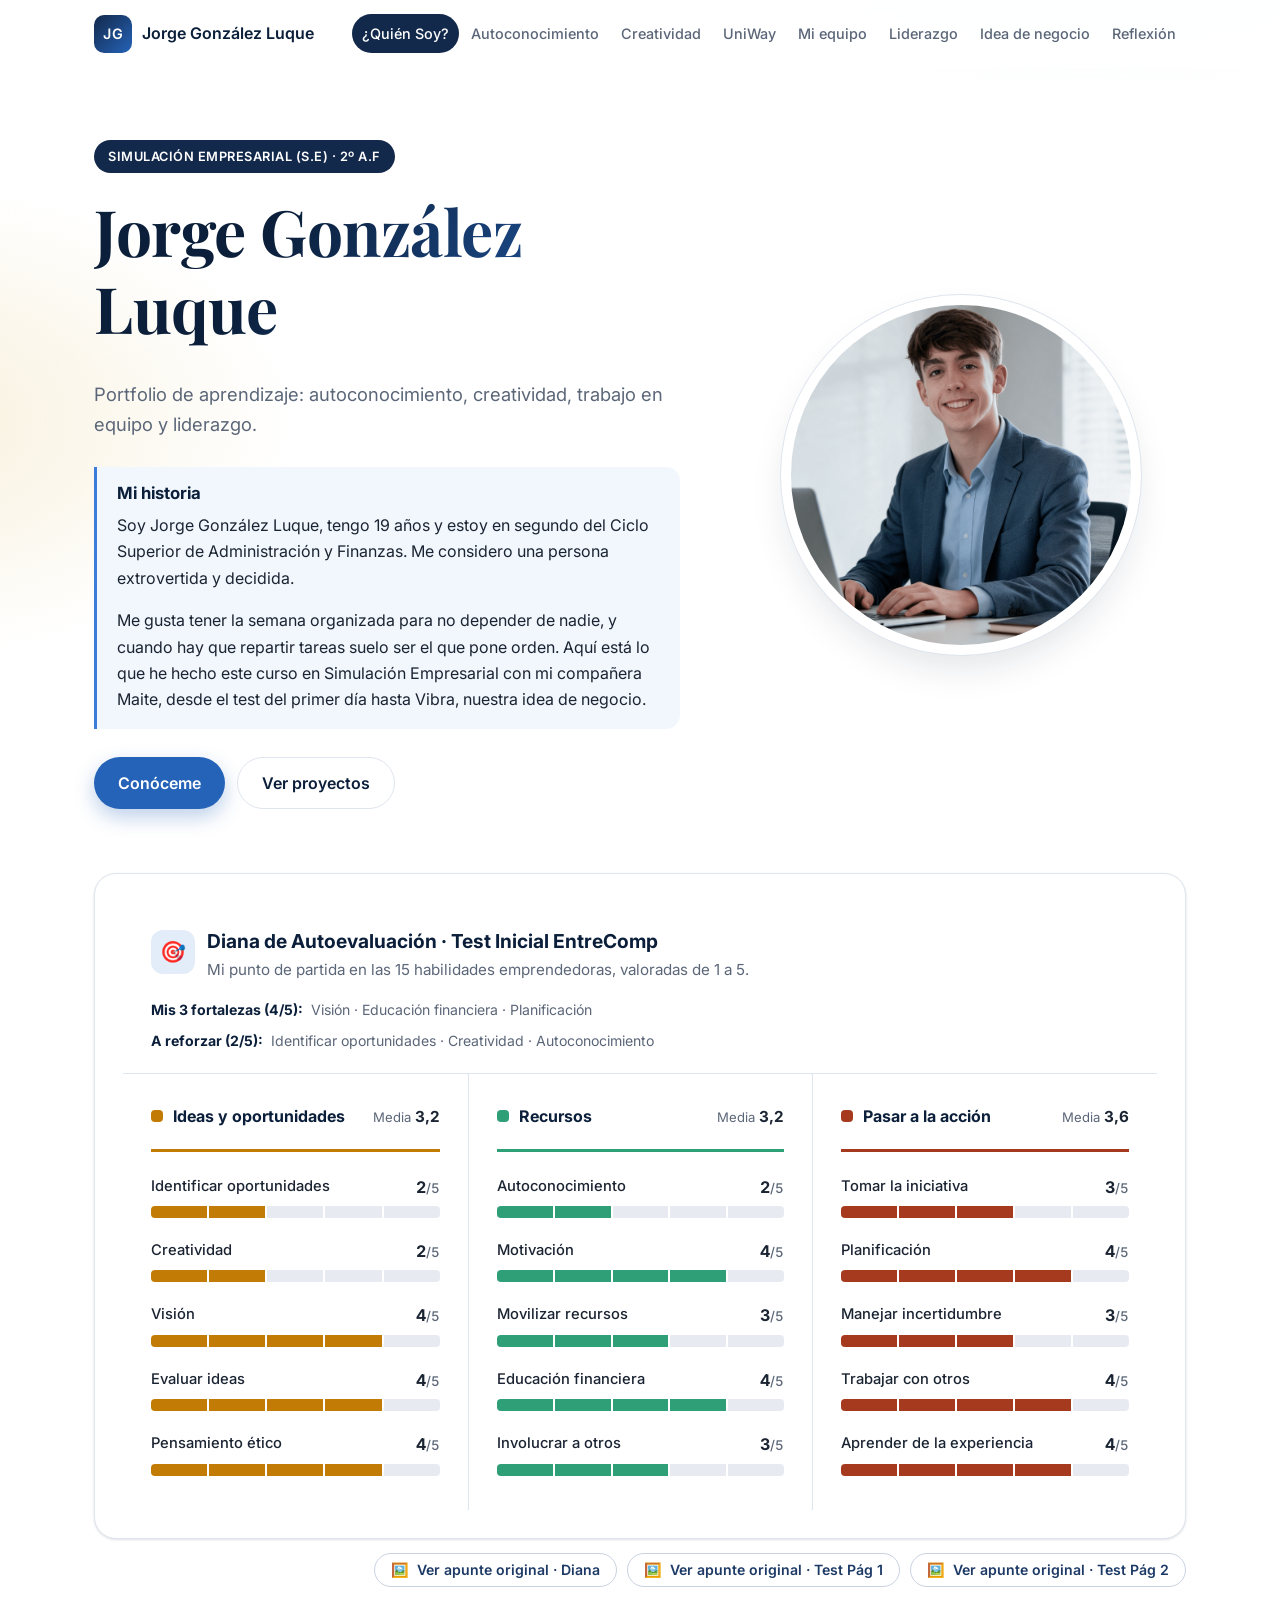
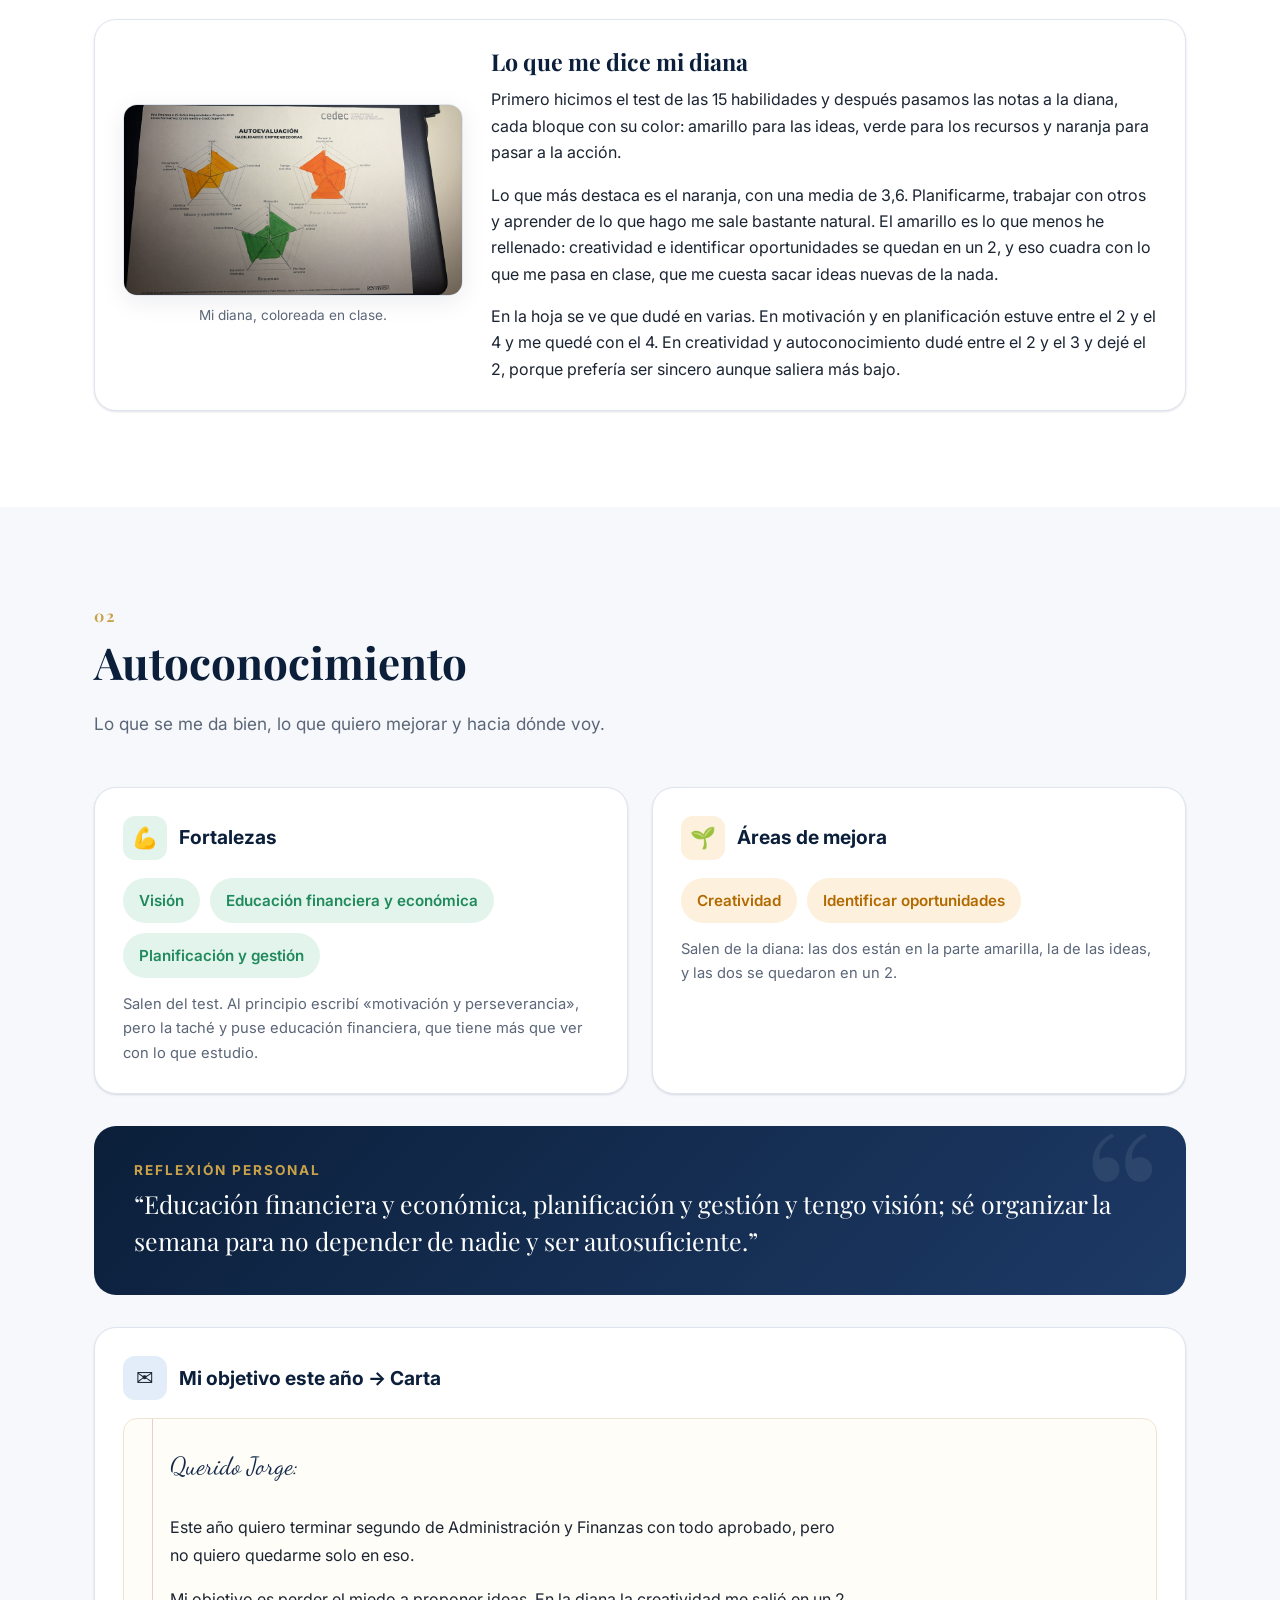
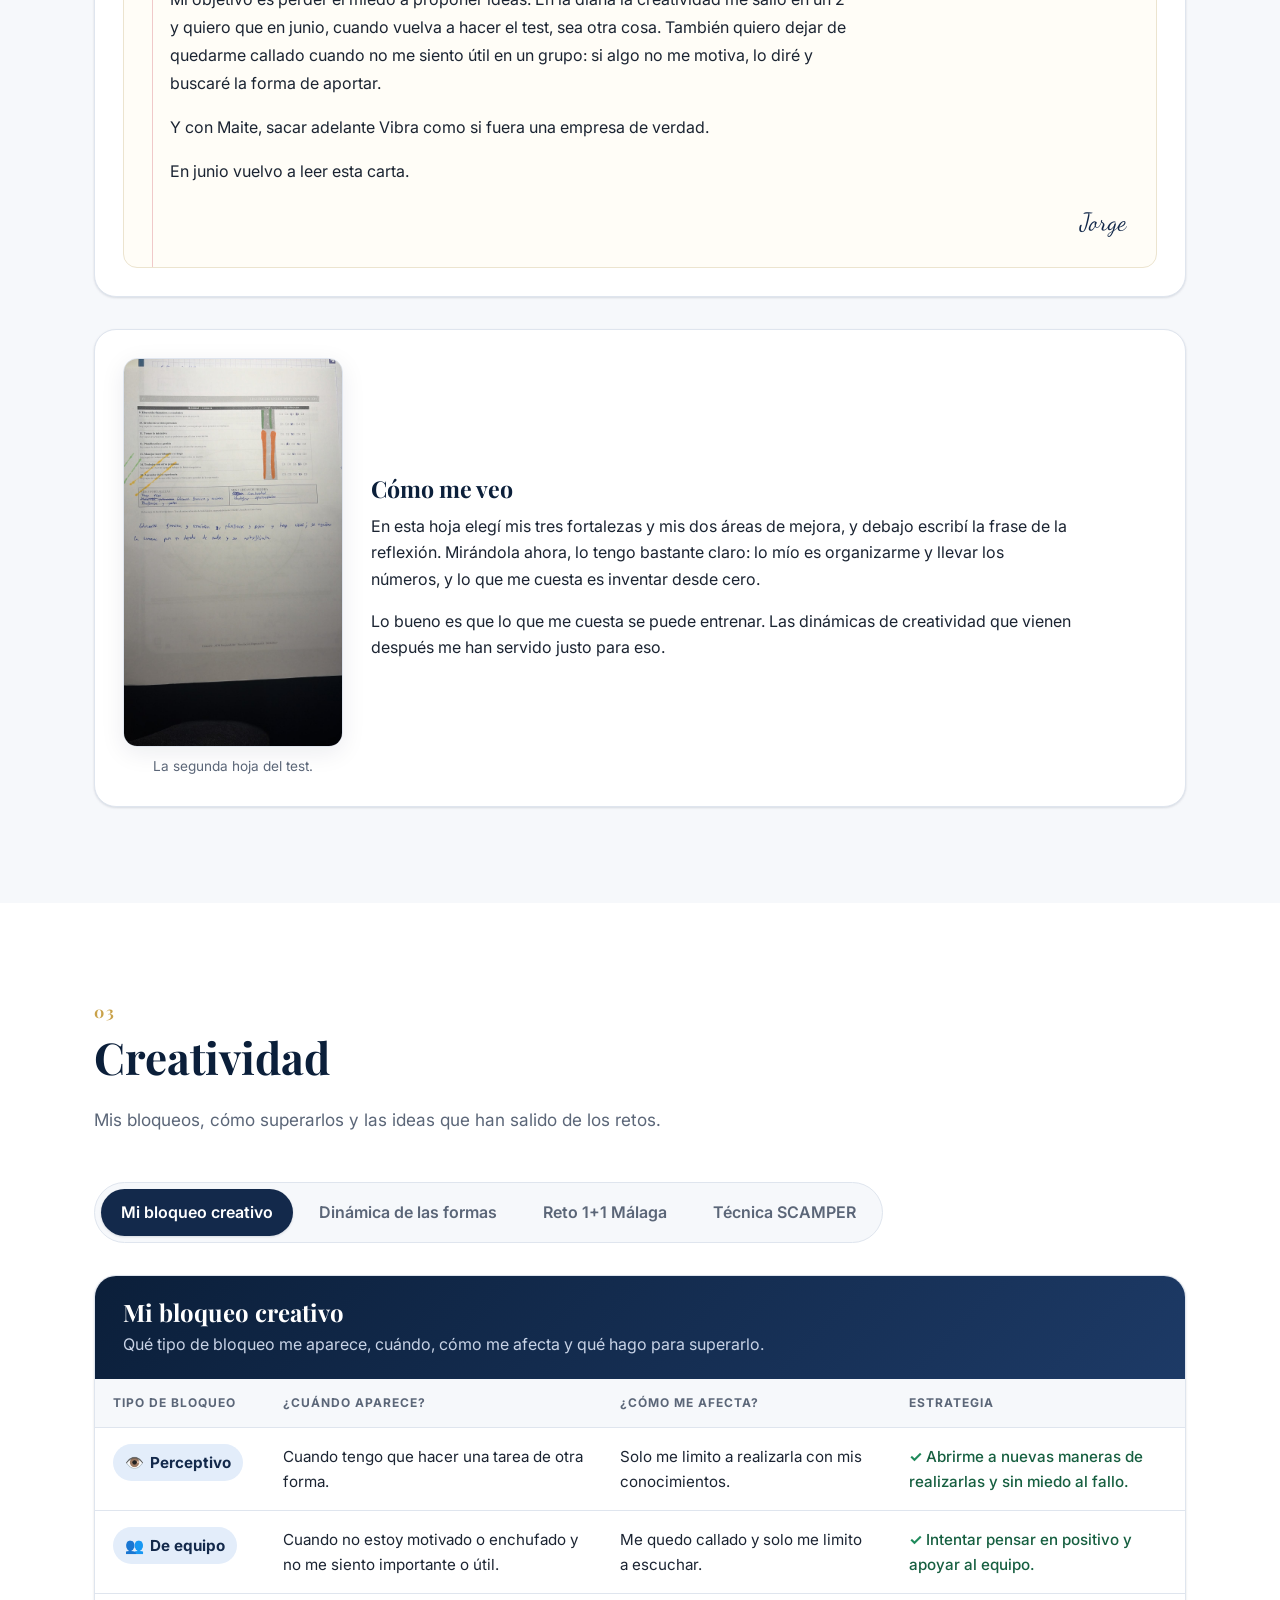
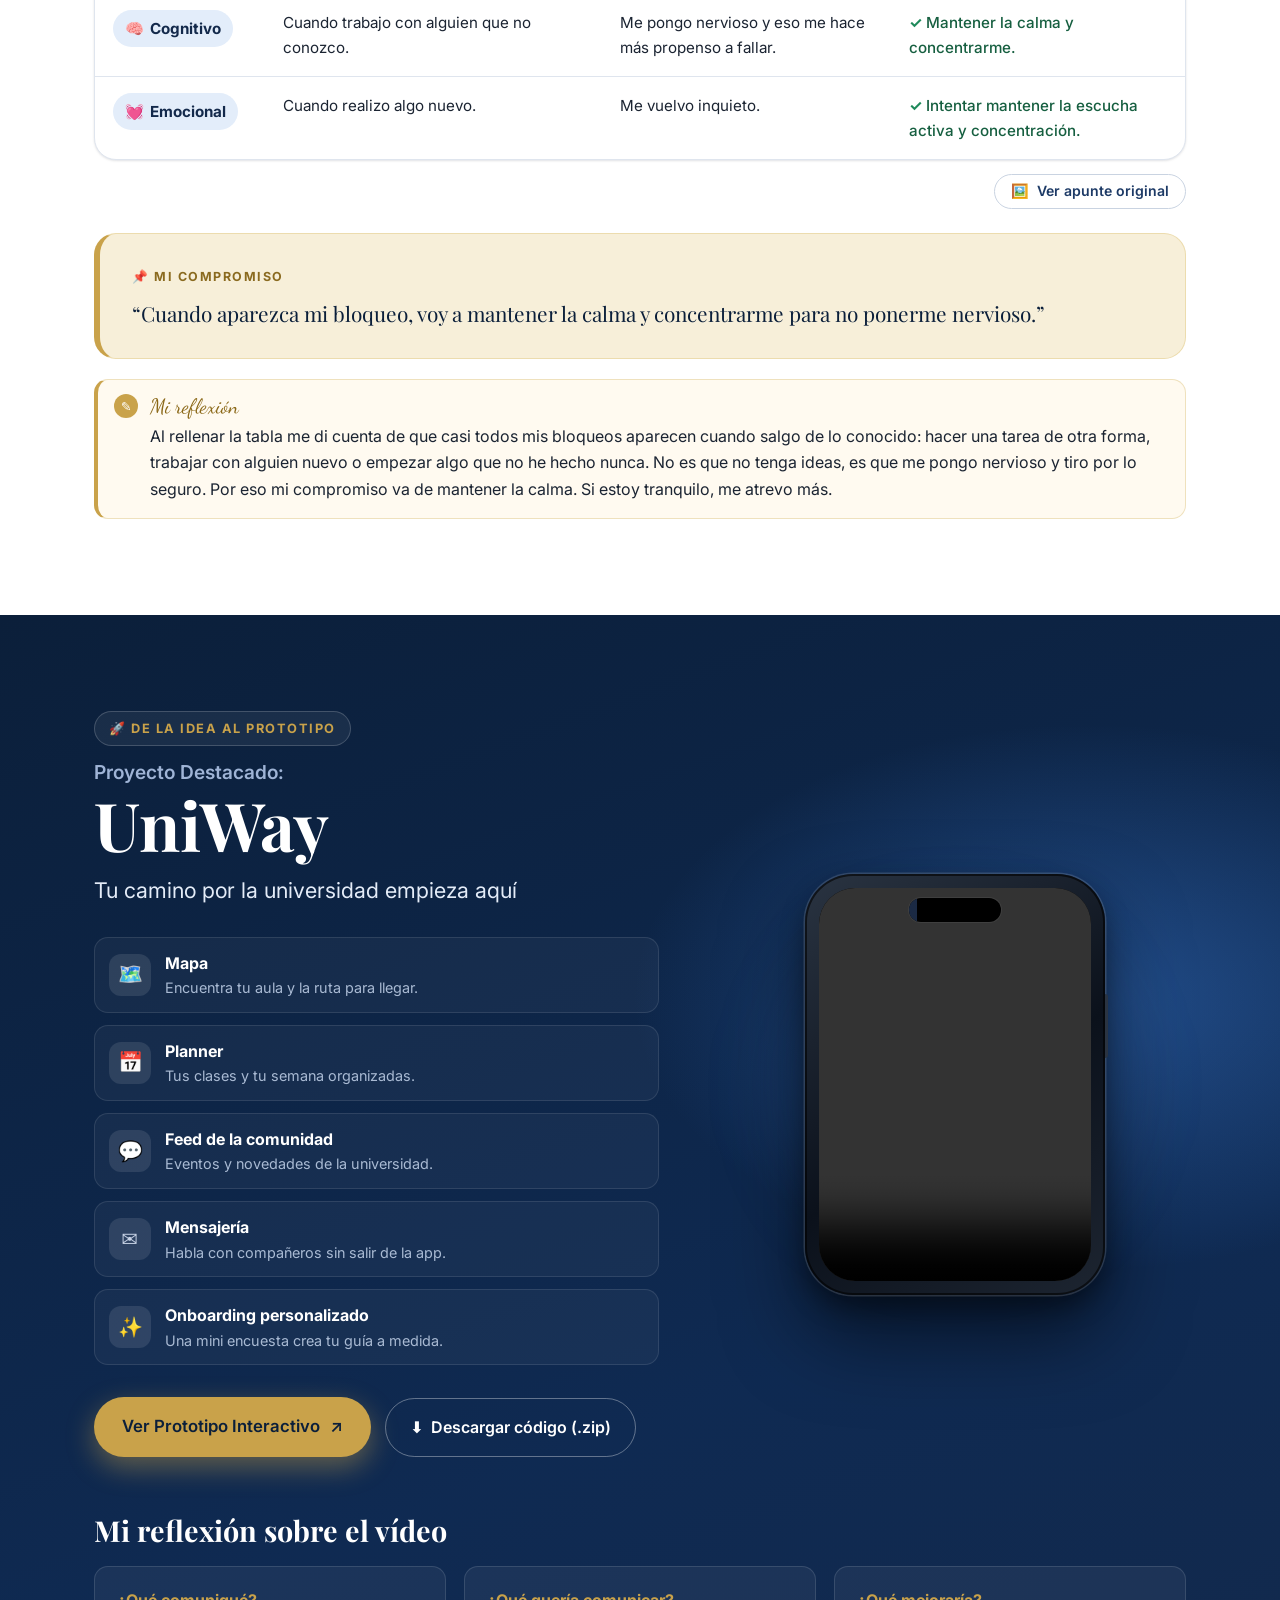
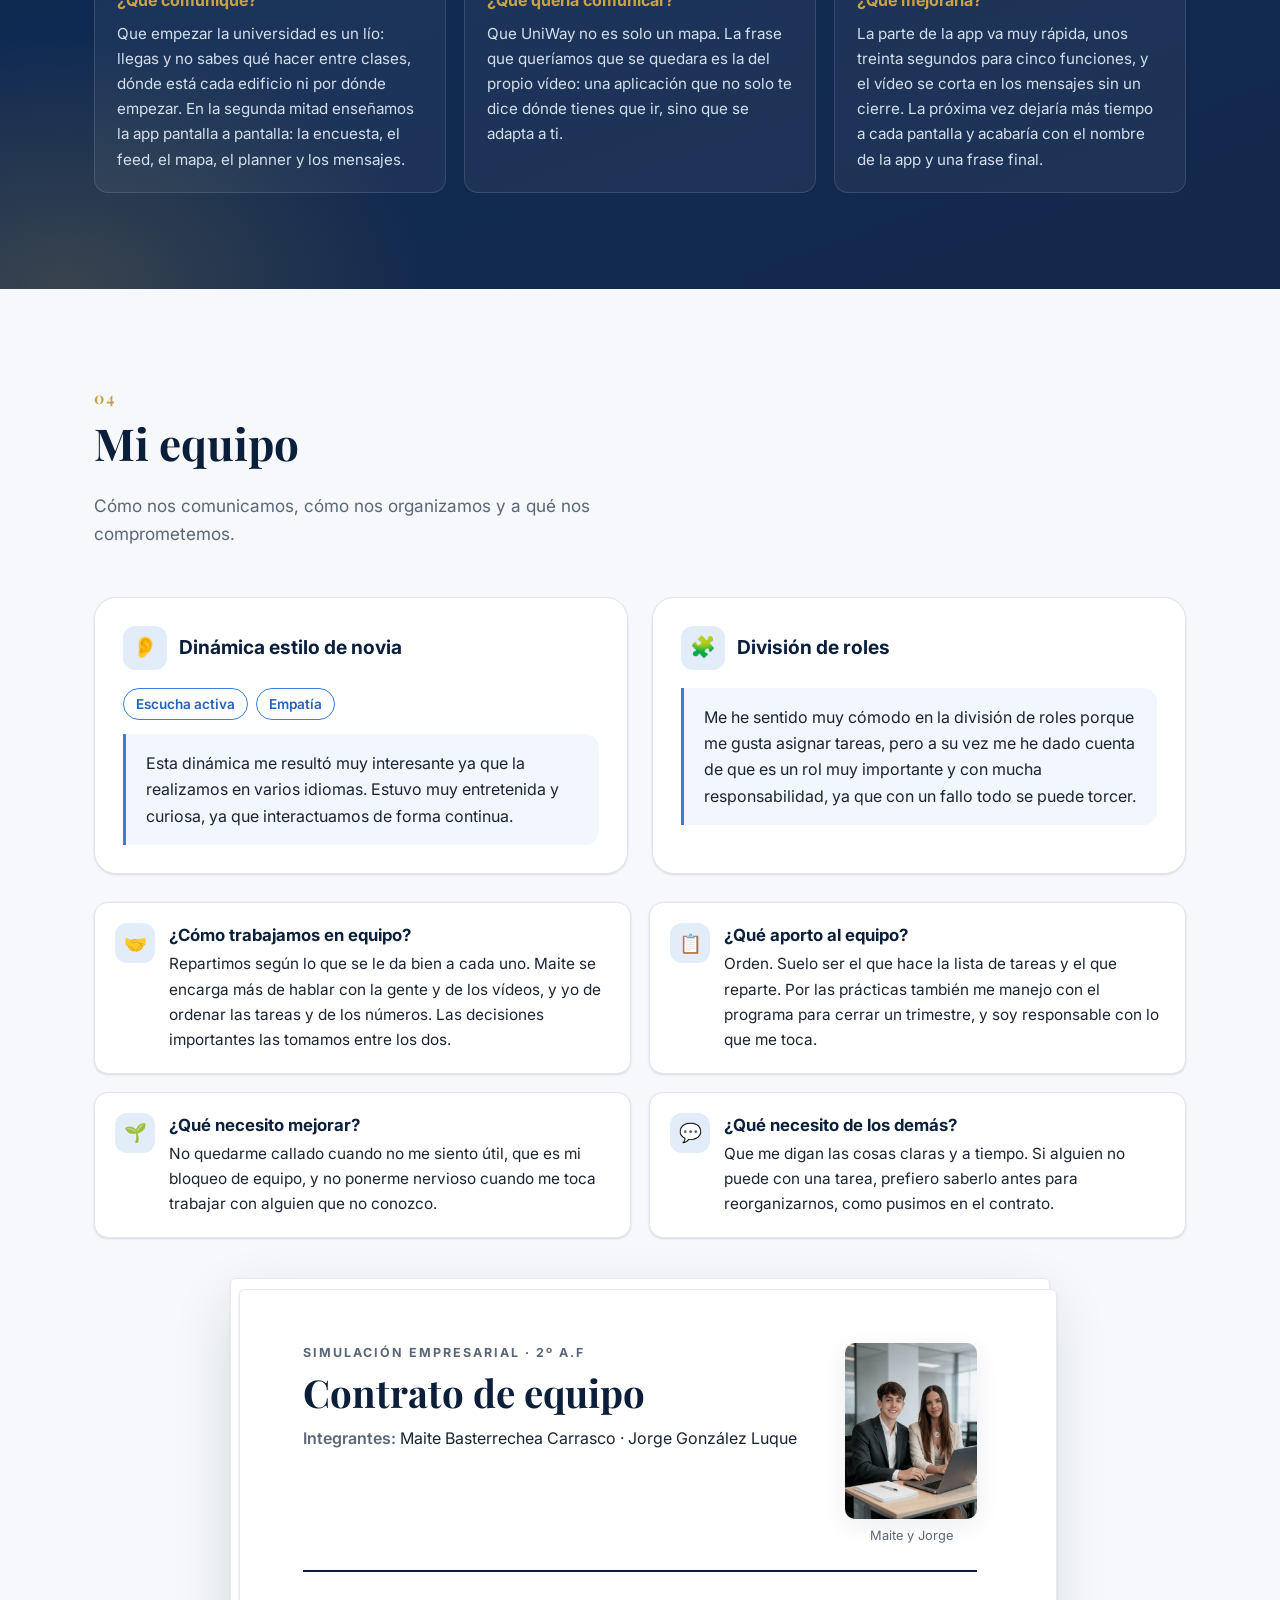
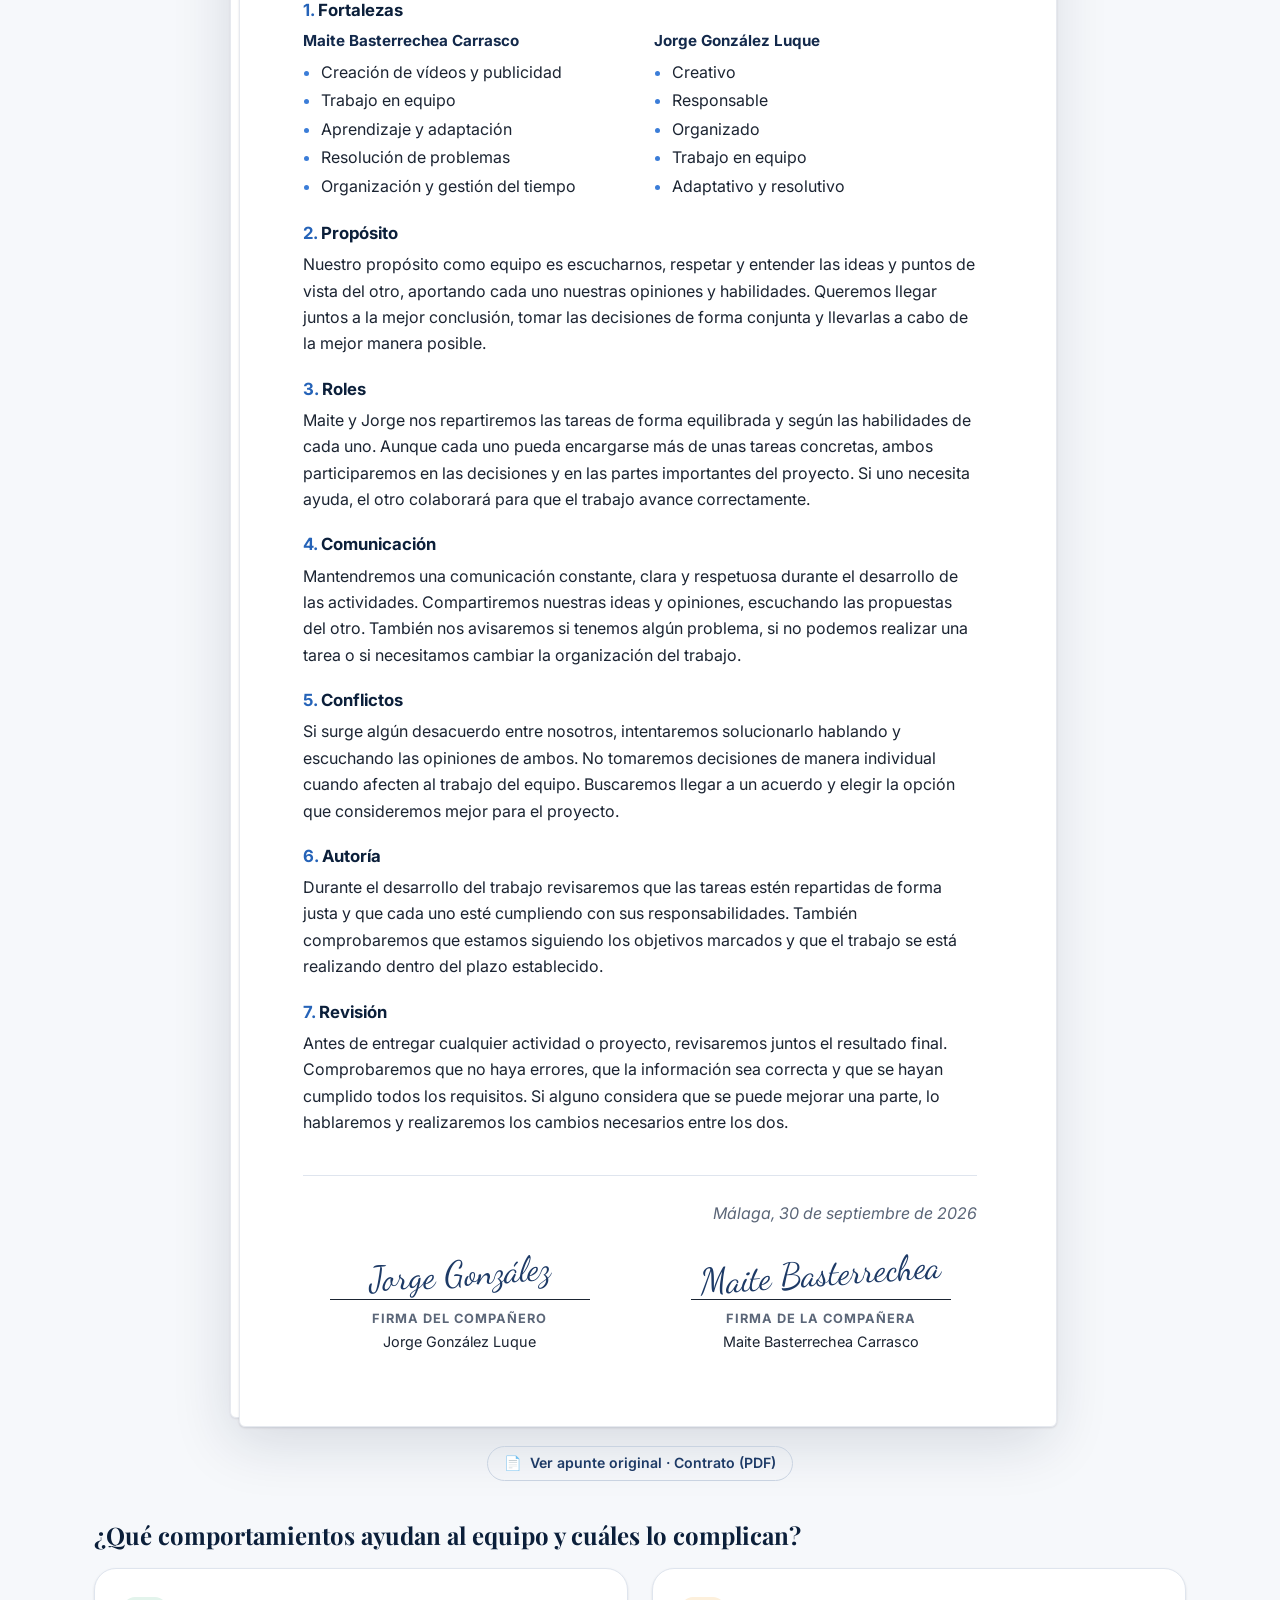
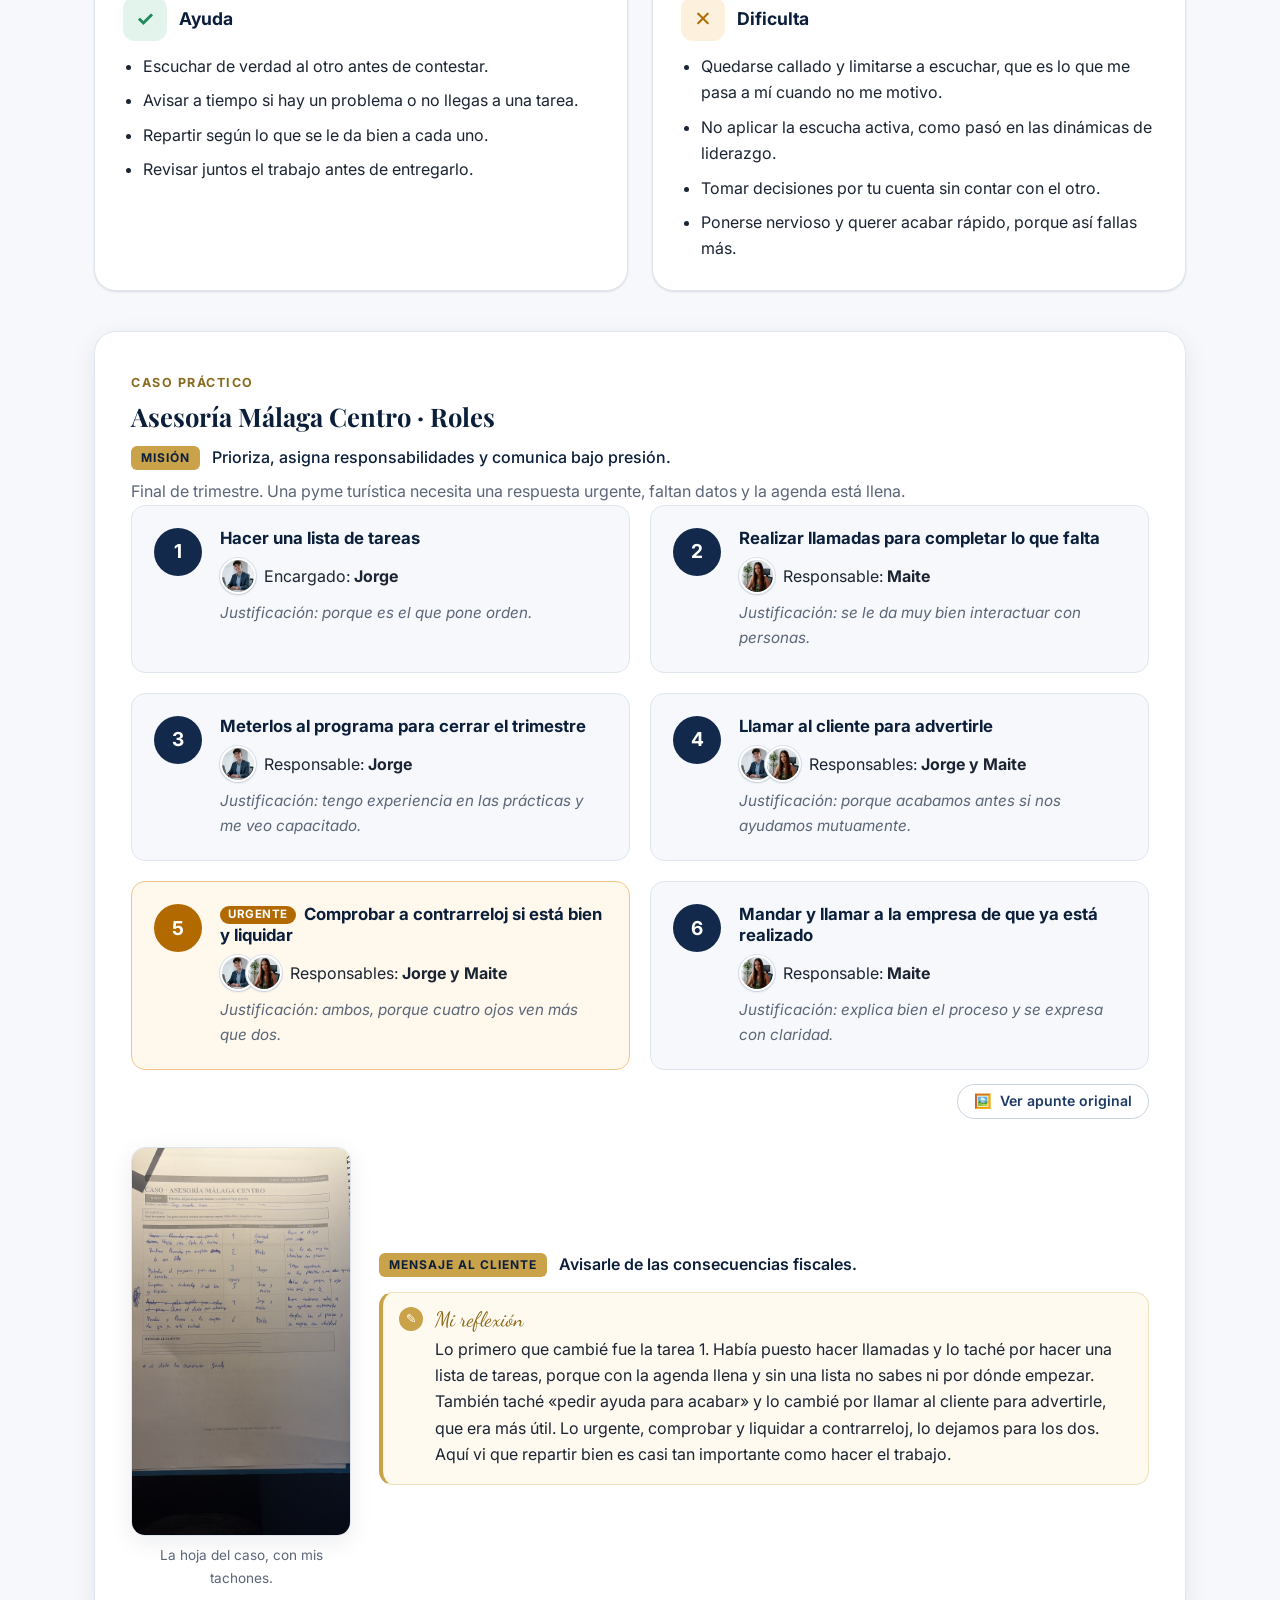
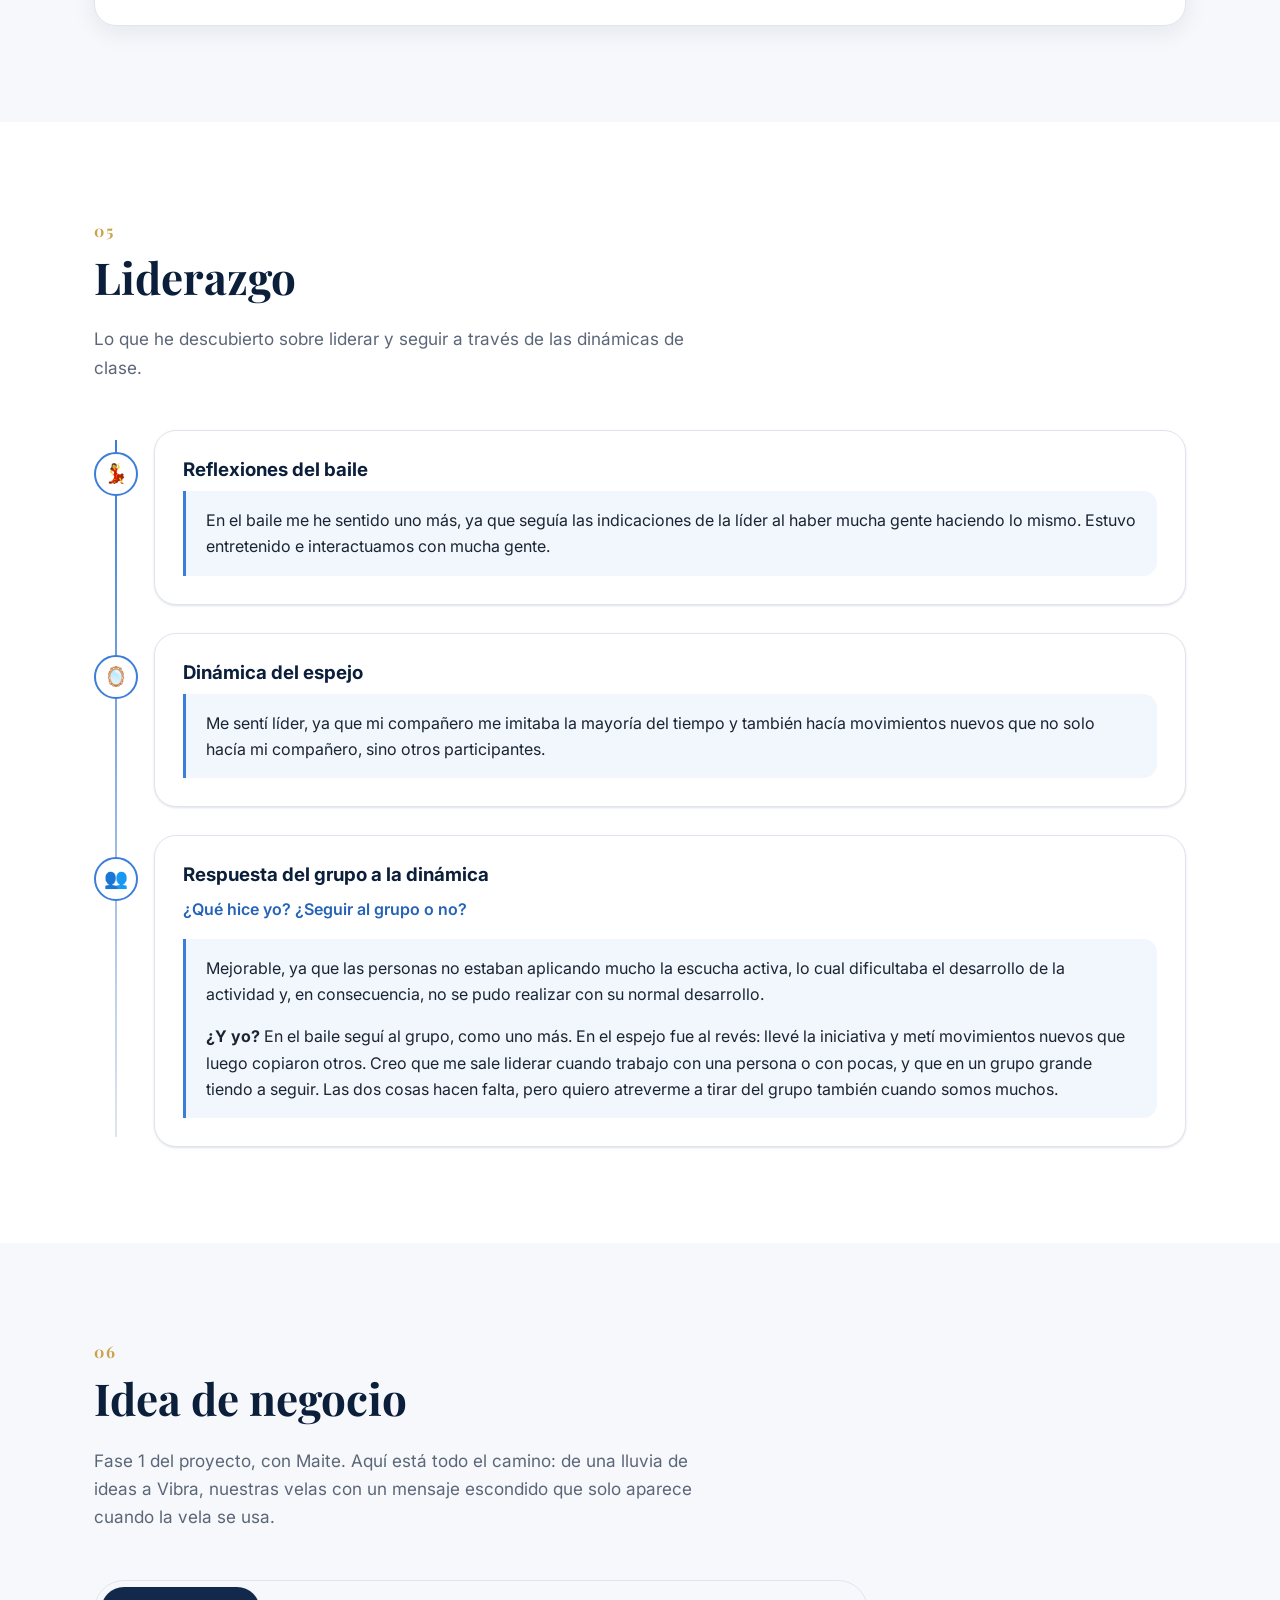
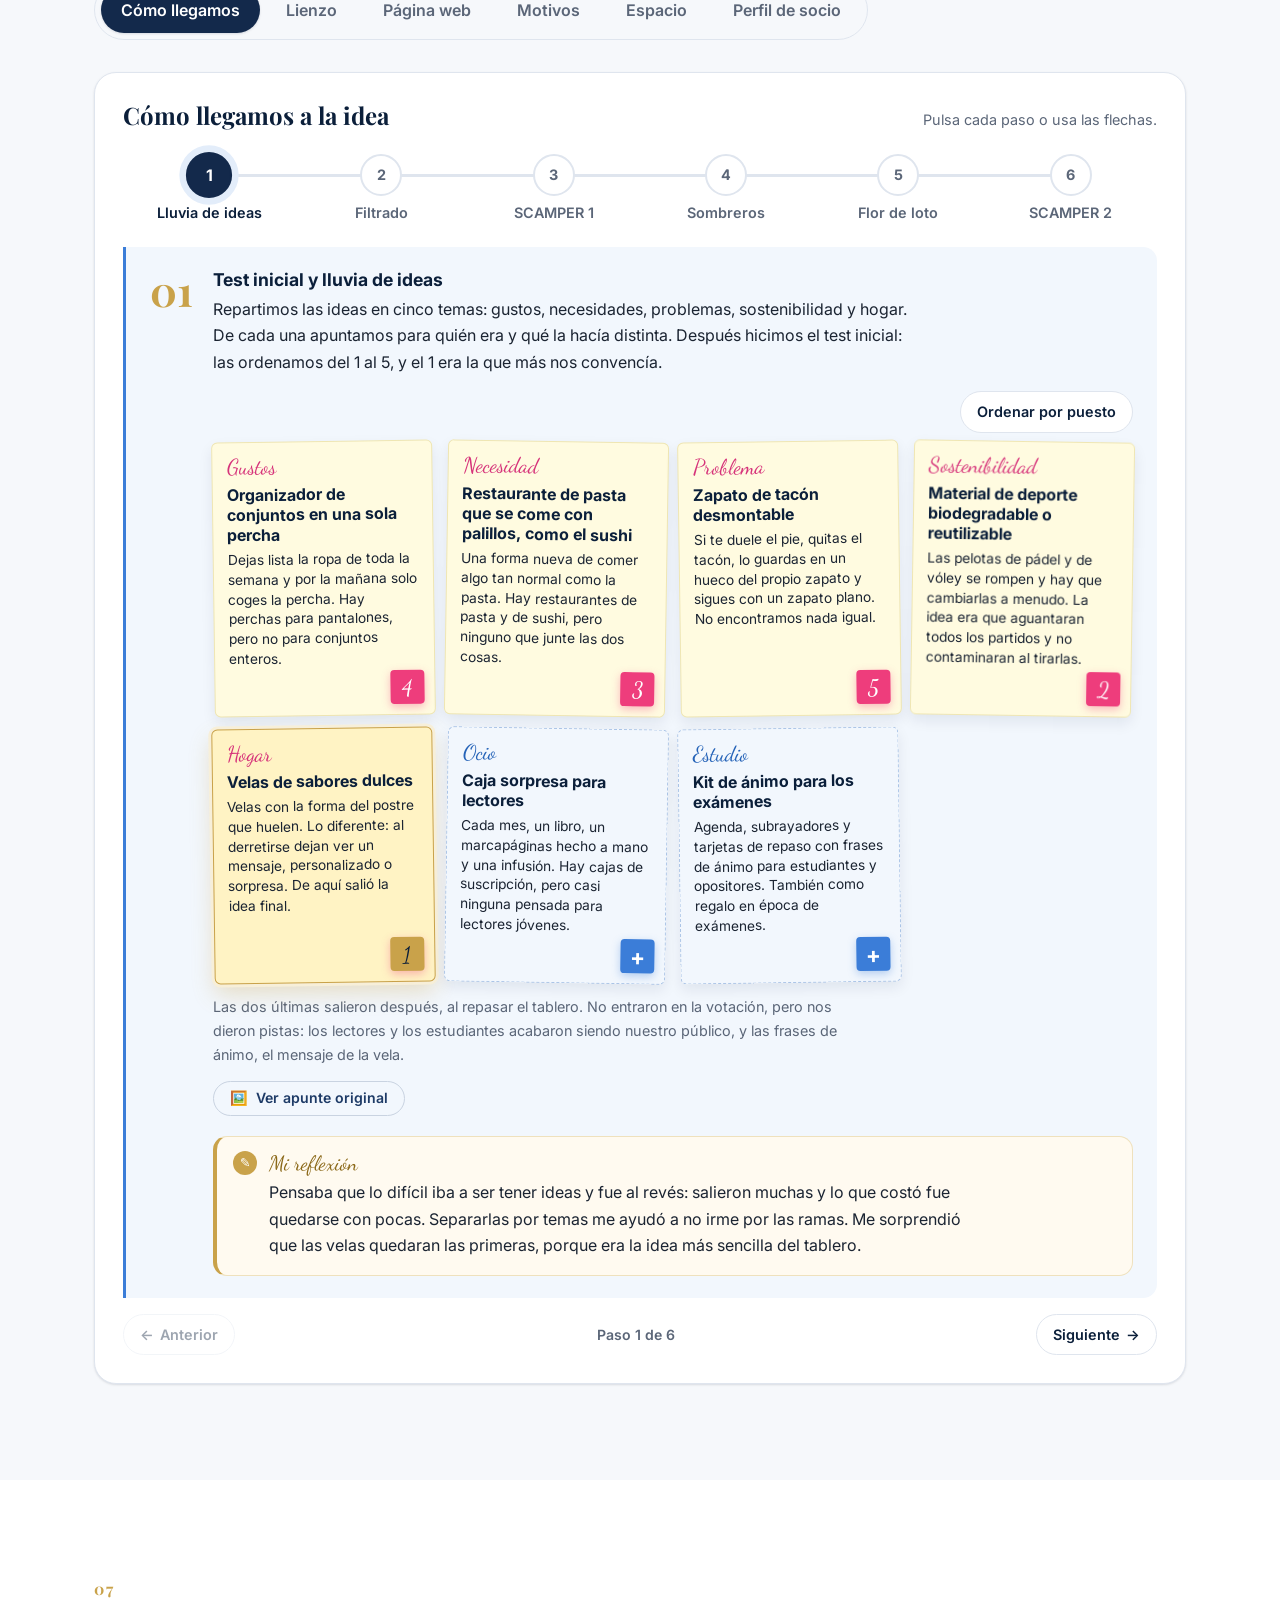
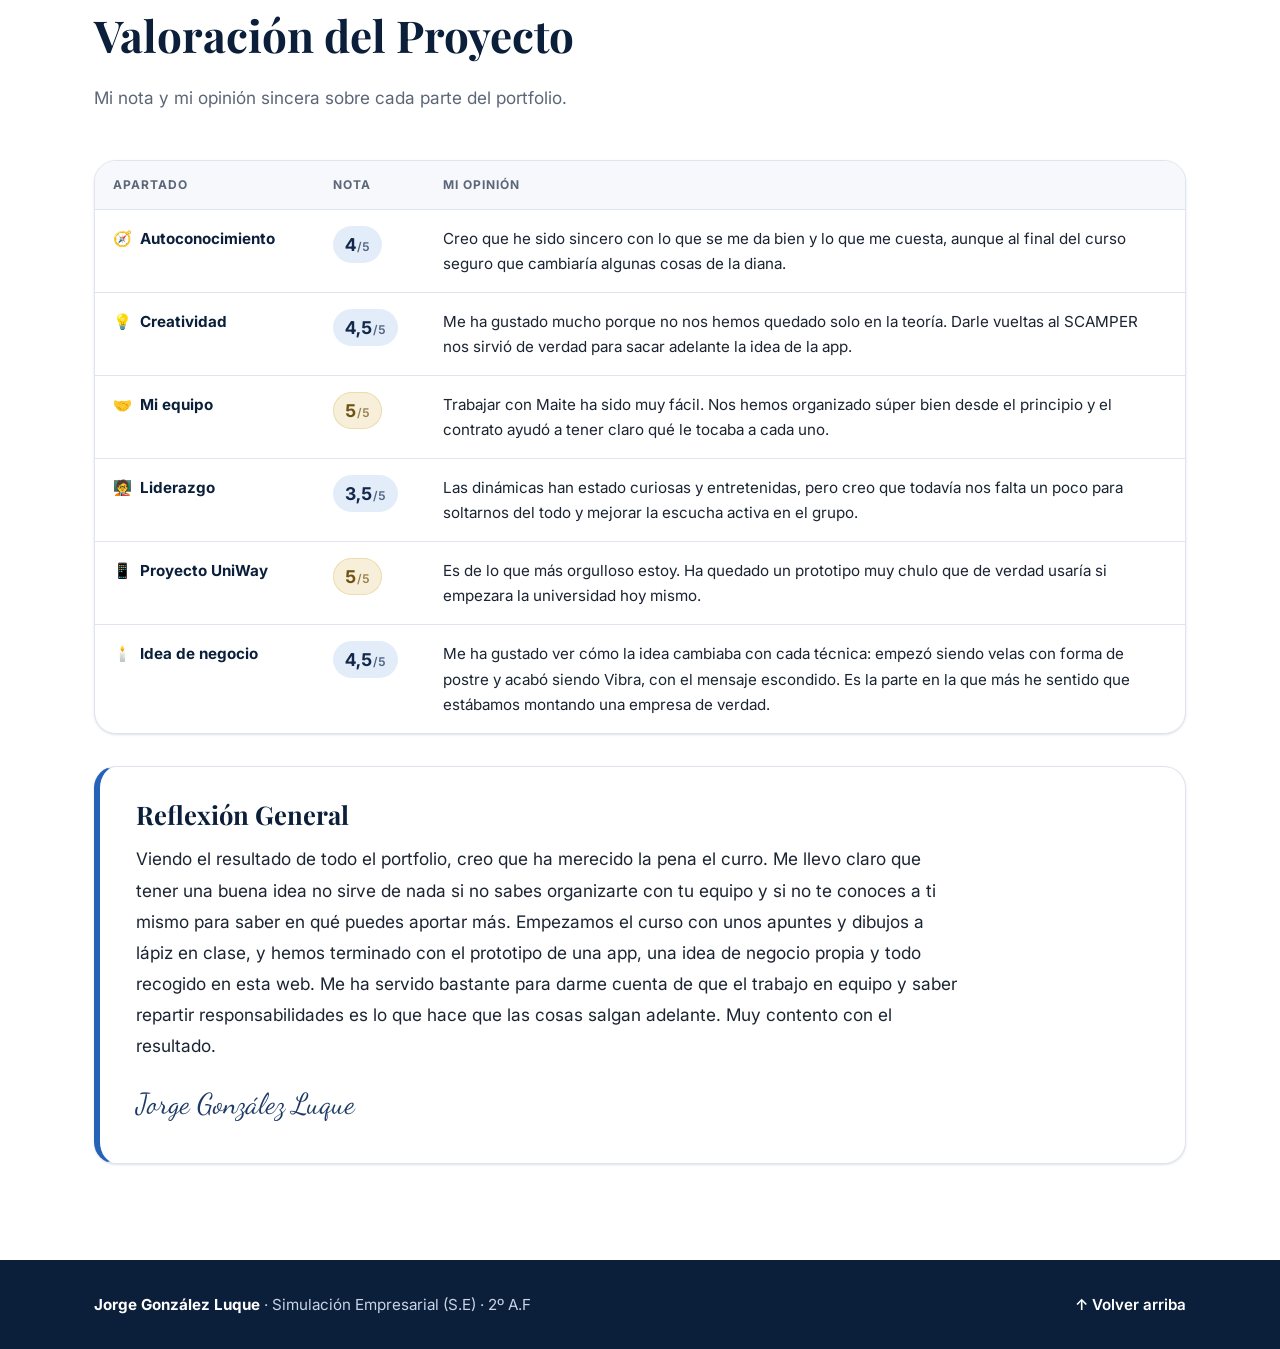
<file: index.html>
<!DOCTYPE html>
<html lang="es">
<head>
  <meta charset="UTF-8">
  <meta name="viewport" content="width=device-width, initial-scale=1.0">
  <title>Jorge González Luque · Portfolio S.E.</title>
  <meta name="description" content="Portfolio de Jorge González Luque para la asignatura Simulación Empresarial (S.E) 2º A.F.">
  <link rel="preconnect" href="https://fonts.googleapis.com">
  <link rel="preconnect" href="https://fonts.gstatic.com" crossorigin>
  <link href="https://fonts.googleapis.com/css2?family=Dancing+Script:wght@600&family=Inter:wght@400;500;600;700&family=Playfair+Display:wght@600;700&display=swap" rel="stylesheet">
  <link rel="stylesheet" href="css/styles.css?v=15">
  <noscript><style>.reveal { opacity: 1 !important; transform: none !important; }</style></noscript>
</head>
<body>

  <!-- ============ NAVEGACIÓN ============ -->
  <header class="navbar" id="navbar">
    <div class="container nav-inner">
      <a href="#quien-soy" class="brand">
        <span class="brand-mark">JG</span>
        <span class="brand-text">Jorge González Luque</span>
      </a>
      <button class="nav-toggle" id="navToggle" aria-label="Abrir menú" aria-expanded="false" aria-controls="navMenu">
        <span></span><span></span><span></span>
      </button>
      <nav id="navMenu" class="nav-menu" aria-label="Secciones">
        <a href="#quien-soy" class="nav-link">¿Quién Soy?</a>
        <a href="#autoconocimiento" class="nav-link">Autoconocimiento</a>
        <a href="#creatividad" class="nav-link">Creatividad</a>
        <a href="#uniway" class="nav-link">UniWay</a>
        <a href="#mi-equipo" class="nav-link">Mi equipo</a>
        <a href="#liderazgo" class="nav-link">Liderazgo</a>
        <a href="#idea-negocio" class="nav-link">Idea de negocio</a>
        <a href="#reflexion" class="nav-link">Reflexión</a>
      </nav>
    </div>
  </header>

  <main>

    <!-- ============ 1. ¿QUIÉN SOY? ============ -->
    <section id="quien-soy" class="section hero">
      <div class="container hero-grid">
        <div class="hero-text reveal">
          <p class="eyebrow">Simulación Empresarial (S.E) · 2º A.F</p>
          <h1>Jorge González Luque</h1>
          <p class="lead">Portfolio de aprendizaje: autoconocimiento, creatividad, trabajo en equipo y liderazgo.</p>

          <div class="narrative entry-text">
            <h3>Mi historia</h3>
            <p>Soy Jorge González Luque, tengo 19 años y estoy en segundo del Ciclo Superior de Administración y Finanzas. Me considero una persona extrovertida y decidida.</p>
            <p>Me gusta tener la semana organizada para no depender de nadie, y cuando hay que repartir tareas suelo ser el que pone orden. Aquí está lo que he hecho este curso en Simulación Empresarial con mi compañera Maite, desde el test del primer día hasta Vibra, nuestra idea de negocio.</p>
          </div>

          <div class="hero-cta">
            <a href="#autoconocimiento" class="btn btn-primary">Conóceme</a>
            <a href="#creatividad" class="btn btn-ghost">Ver proyectos</a>
          </div>
        </div>

        <figure class="profile reveal">
          <img class="profile-img" src="assets/img/jorge.png" alt="Foto de Jorge González Luque" width="340" height="340">
        </figure>
      </div>

      <div class="container">
        <article class="card skills-panel reveal" aria-labelledby="skills-title">
          <header class="skills-head">
            <div class="card-head">
              <span class="icon-badge" aria-hidden="true">🎯</span>
              <div>
                <h3 id="skills-title">Diana de Autoevaluación · Test Inicial EntreComp</h3>
                <p class="skills-sub">Mi punto de partida en las 15 habilidades emprendedoras, valoradas de 1 a 5.</p>
              </div>
            </div>
            <dl class="skills-summary">
              <div class="skills-summary-item skills-summary-item--top"><dt>Mis 3 fortalezas (4/5)</dt><dd>Visión · Educación financiera · Planificación</dd></div>
              <div class="skills-summary-item"><dt>A reforzar (2/5)</dt><dd>Identificar oportunidades · Creatividad · Autoconocimiento</dd></div>
            </dl>
          </header>
          <div class="skills-grid stagger">
              <section class="reveal skill-group skill-group--ideas" aria-label="Ideas y oportunidades">
                <header class="skill-group-head">
                  <span class="skill-dot" aria-hidden="true"></span>
                  <h4>Ideas y oportunidades</h4>
                  <span class="skill-avg">Media <strong>3,2</strong></span>
                </header>
                <ul class="skill-list">
                  <li class="skill" title="Identificar oportunidades: 2 de 5">
                    <span class="skill-name">Identificar oportunidades</span>
                    <span class="meter" role="meter" aria-label="Identificar oportunidades" aria-valuemin="1" aria-valuemax="5" aria-valuenow="2" aria-valuetext="2 de 5"><i class="on"></i><i class="on"></i><i></i><i></i><i></i></span>
                    <span class="skill-val">2<small>/5</small></span>
                  </li>
                  <li class="skill" title="Creatividad: 2 de 5">
                    <span class="skill-name">Creatividad</span>
                    <span class="meter" role="meter" aria-label="Creatividad" aria-valuemin="1" aria-valuemax="5" aria-valuenow="2" aria-valuetext="2 de 5"><i class="on"></i><i class="on"></i><i></i><i></i><i></i></span>
                    <span class="skill-val">2<small>/5</small></span>
                  </li>
                  <li class="skill" title="Visión: 4 de 5">
                    <span class="skill-name">Visión</span>
                    <span class="meter" role="meter" aria-label="Visión" aria-valuemin="1" aria-valuemax="5" aria-valuenow="4" aria-valuetext="4 de 5"><i class="on"></i><i class="on"></i><i class="on"></i><i class="on"></i><i></i></span>
                    <span class="skill-val">4<small>/5</small></span>
                  </li>
                  <li class="skill" title="Evaluar ideas: 4 de 5">
                    <span class="skill-name">Evaluar ideas</span>
                    <span class="meter" role="meter" aria-label="Evaluar ideas" aria-valuemin="1" aria-valuemax="5" aria-valuenow="4" aria-valuetext="4 de 5"><i class="on"></i><i class="on"></i><i class="on"></i><i class="on"></i><i></i></span>
                    <span class="skill-val">4<small>/5</small></span>
                  </li>
                  <li class="skill" title="Pensamiento ético: 4 de 5">
                    <span class="skill-name">Pensamiento ético</span>
                    <span class="meter" role="meter" aria-label="Pensamiento ético" aria-valuemin="1" aria-valuemax="5" aria-valuenow="4" aria-valuetext="4 de 5"><i class="on"></i><i class="on"></i><i class="on"></i><i class="on"></i><i></i></span>
                    <span class="skill-val">4<small>/5</small></span>
                  </li>
                </ul>
              </section>
              <section class="reveal skill-group skill-group--recursos" aria-label="Recursos">
                <header class="skill-group-head">
                  <span class="skill-dot" aria-hidden="true"></span>
                  <h4>Recursos</h4>
                  <span class="skill-avg">Media <strong>3,2</strong></span>
                </header>
                <ul class="skill-list">
                  <li class="skill" title="Autoconocimiento: 2 de 5">
                    <span class="skill-name">Autoconocimiento</span>
                    <span class="meter" role="meter" aria-label="Autoconocimiento" aria-valuemin="1" aria-valuemax="5" aria-valuenow="2" aria-valuetext="2 de 5"><i class="on"></i><i class="on"></i><i></i><i></i><i></i></span>
                    <span class="skill-val">2<small>/5</small></span>
                  </li>
                  <li class="skill" title="Motivación: 4 de 5">
                    <span class="skill-name">Motivación</span>
                    <span class="meter" role="meter" aria-label="Motivación" aria-valuemin="1" aria-valuemax="5" aria-valuenow="4" aria-valuetext="4 de 5"><i class="on"></i><i class="on"></i><i class="on"></i><i class="on"></i><i></i></span>
                    <span class="skill-val">4<small>/5</small></span>
                  </li>
                  <li class="skill" title="Movilizar recursos: 3 de 5">
                    <span class="skill-name">Movilizar recursos</span>
                    <span class="meter" role="meter" aria-label="Movilizar recursos" aria-valuemin="1" aria-valuemax="5" aria-valuenow="3" aria-valuetext="3 de 5"><i class="on"></i><i class="on"></i><i class="on"></i><i></i><i></i></span>
                    <span class="skill-val">3<small>/5</small></span>
                  </li>
                  <li class="skill" title="Educación financiera: 4 de 5">
                    <span class="skill-name">Educación financiera</span>
                    <span class="meter" role="meter" aria-label="Educación financiera" aria-valuemin="1" aria-valuemax="5" aria-valuenow="4" aria-valuetext="4 de 5"><i class="on"></i><i class="on"></i><i class="on"></i><i class="on"></i><i></i></span>
                    <span class="skill-val">4<small>/5</small></span>
                  </li>
                  <li class="skill" title="Involucrar a otros: 3 de 5">
                    <span class="skill-name">Involucrar a otros</span>
                    <span class="meter" role="meter" aria-label="Involucrar a otros" aria-valuemin="1" aria-valuemax="5" aria-valuenow="3" aria-valuetext="3 de 5"><i class="on"></i><i class="on"></i><i class="on"></i><i></i><i></i></span>
                    <span class="skill-val">3<small>/5</small></span>
                  </li>
                </ul>
              </section>
              <section class="reveal skill-group skill-group--accion" aria-label="Pasar a la acción">
                <header class="skill-group-head">
                  <span class="skill-dot" aria-hidden="true"></span>
                  <h4>Pasar a la acción</h4>
                  <span class="skill-avg">Media <strong>3,6</strong></span>
                </header>
                <ul class="skill-list">
                  <li class="skill" title="Tomar la iniciativa: 3 de 5">
                    <span class="skill-name">Tomar la iniciativa</span>
                    <span class="meter" role="meter" aria-label="Tomar la iniciativa" aria-valuemin="1" aria-valuemax="5" aria-valuenow="3" aria-valuetext="3 de 5"><i class="on"></i><i class="on"></i><i class="on"></i><i></i><i></i></span>
                    <span class="skill-val">3<small>/5</small></span>
                  </li>
                  <li class="skill" title="Planificación: 4 de 5">
                    <span class="skill-name">Planificación</span>
                    <span class="meter" role="meter" aria-label="Planificación" aria-valuemin="1" aria-valuemax="5" aria-valuenow="4" aria-valuetext="4 de 5"><i class="on"></i><i class="on"></i><i class="on"></i><i class="on"></i><i></i></span>
                    <span class="skill-val">4<small>/5</small></span>
                  </li>
                  <li class="skill" title="Manejar incertidumbre: 3 de 5">
                    <span class="skill-name">Manejar incertidumbre</span>
                    <span class="meter" role="meter" aria-label="Manejar incertidumbre" aria-valuemin="1" aria-valuemax="5" aria-valuenow="3" aria-valuetext="3 de 5"><i class="on"></i><i class="on"></i><i class="on"></i><i></i><i></i></span>
                    <span class="skill-val">3<small>/5</small></span>
                  </li>
                  <li class="skill" title="Trabajar con otros: 4 de 5">
                    <span class="skill-name">Trabajar con otros</span>
                    <span class="meter" role="meter" aria-label="Trabajar con otros" aria-valuemin="1" aria-valuemax="5" aria-valuenow="4" aria-valuetext="4 de 5"><i class="on"></i><i class="on"></i><i class="on"></i><i class="on"></i><i></i></span>
                    <span class="skill-val">4<small>/5</small></span>
                  </li>
                  <li class="skill" title="Aprender de la experiencia: 4 de 5">
                    <span class="skill-name">Aprender de la experiencia</span>
                    <span class="meter" role="meter" aria-label="Aprender de la experiencia" aria-valuemin="1" aria-valuemax="5" aria-valuenow="4" aria-valuetext="4 de 5"><i class="on"></i><i class="on"></i><i class="on"></i><i class="on"></i><i></i></span>
                    <span class="skill-val">4<small>/5</small></span>
                  </li>
                </ul>
              </section>
          </div>
        </article>
        <div class="source-links reveal">
          <a class="btn-source" href="assets/img/diana.jpg" target="_blank" rel="noopener"><span aria-hidden="true">🖼️</span> Ver apunte original · Diana</a>
          <a class="btn-source" href="assets/img/entrecomp-2.jpg" target="_blank" rel="noopener"><span aria-hidden="true">🖼️</span> Ver apunte original · Test Pág 1</a>
          <a class="btn-source" href="assets/img/entrecomp-1.jpg" target="_blank" rel="noopener"><span aria-hidden="true">🖼️</span> Ver apunte original · Test Pág 2</a>
        </div>

        <article class="card photo-story reveal" aria-labelledby="diana-story-title">
          <figure class="photo-story-img">
            <a href="assets/img/diana.jpg" target="_blank" rel="noopener" title="Ver la diana a tamaño completo">
              <img src="assets/img/diana.jpg" alt="Mi diana de habilidades emprendedoras coloreada a mano" width="2048" height="1152" loading="lazy">
            </a>
            <figcaption>Mi diana, coloreada en clase.</figcaption>
          </figure>
          <div class="entry-text">
            <h3 id="diana-story-title">Lo que me dice mi diana</h3>
            <p>Primero hicimos el test de las 15 habilidades y después pasamos las notas a la diana, cada bloque con su color: amarillo para las ideas, verde para los recursos y naranja para pasar a la acción.</p>
            <p>Lo que más destaca es el naranja, con una media de 3,6. Planificarme, trabajar con otros y aprender de lo que hago me sale bastante natural. El amarillo es lo que menos he rellenado: creatividad e identificar oportunidades se quedan en un 2, y eso cuadra con lo que me pasa en clase, que me cuesta sacar ideas nuevas de la nada.</p>
            <p>En la hoja se ve que dudé en varias. En motivación y en planificación estuve entre el 2 y el 4 y me quedé con el 4. En creatividad y autoconocimiento dudé entre el 2 y el 3 y dejé el 2, porque prefería ser sincero aunque saliera más bajo.</p>
          </div>
        </article>
      </div>
    </section>

    <!-- ============ 2. AUTOCONOCIMIENTO ============ -->
    <section id="autoconocimiento" class="section section-alt">
      <div class="container">
        <div class="section-head reveal">
          <span class="section-num">02</span>
          <h2>Autoconocimiento</h2>
          <p>Lo que se me da bien, lo que quiero mejorar y hacia dónde voy.</p>
        </div>

        <div class="two-col stagger">
          <article class="card reveal">
            <header class="card-head">
              <span class="icon-badge icon-badge--success" aria-hidden="true">💪</span>
              <h3>Fortalezas</h3>
            </header>
            <ul class="chip-list">
              <li class="chip chip--success">Visión</li>
              <li class="chip chip--success">Educación financiera y económica</li>
              <li class="chip chip--success">Planificación y gestión</li>
            </ul>
            <p class="card-note">Salen del test. Al principio escribí «motivación y perseverancia», pero la taché y puse educación financiera, que tiene más que ver con lo que estudio.</p>
          </article>

          <article class="card reveal">
            <header class="card-head">
              <span class="icon-badge icon-badge--warn" aria-hidden="true">🌱</span>
              <h3>Áreas de mejora</h3>
            </header>
            <ul class="chip-list">
              <li class="chip chip--warn">Creatividad</li>
              <li class="chip chip--warn">Identificar oportunidades</li>
            </ul>
            <p class="card-note">Salen de la diana: las dos están en la parte amarilla, la de las ideas, y las dos se quedaron en un 2.</p>
          </article>
        </div>

        <blockquote class="quote reveal">
          <h3>Reflexión personal</h3>
          <p>“Educación financiera y económica, planificación y gestión y tengo visión; sé organizar la semana para no depender de nadie y ser autosuficiente.”</p>
        </blockquote>

        <article class="card letter reveal">
          <header class="card-head">
            <span class="icon-badge" aria-hidden="true">✉️</span>
            <h3>Mi objetivo este año → Carta</h3>
          </header>
          <div class="letter-paper">
            <p class="letter-greeting">Querido Jorge:</p>
            <p>Este año quiero terminar segundo de Administración y Finanzas con todo aprobado, pero no quiero quedarme solo en eso.</p>
            <p>Mi objetivo es perder el miedo a proponer ideas. En la diana la creatividad me salió en un 2 y quiero que en junio, cuando vuelva a hacer el test, sea otra cosa. También quiero dejar de quedarme callado cuando no me siento útil en un grupo: si algo no me motiva, lo diré y buscaré la forma de aportar.</p>
            <p>Y con Maite, sacar adelante Vibra como si fuera una empresa de verdad.</p>
            <p>En junio vuelvo a leer esta carta.</p>
            <p class="letter-sign">Jorge</p>
          </div>
        </article>

        <article class="card photo-story photo-story--tall reveal" aria-labelledby="test-story-title">
          <figure class="photo-story-img">
            <a href="assets/img/entrecomp-1.jpg" target="_blank" rel="noopener" title="Ver la hoja del test a tamaño completo">
              <img src="assets/img/entrecomp-1.jpg" alt="Segunda hoja del test, con mis fortalezas, mis áreas de mejora y mi reflexión escritas a mano" width="1152" height="2048" loading="lazy">
            </a>
            <figcaption>La segunda hoja del test.</figcaption>
          </figure>
          <div class="entry-text">
            <h3 id="test-story-title">Cómo me veo</h3>
            <p>En esta hoja elegí mis tres fortalezas y mis dos áreas de mejora, y debajo escribí la frase de la reflexión. Mirándola ahora, lo tengo bastante claro: lo mío es organizarme y llevar los números, y lo que me cuesta es inventar desde cero.</p>
            <p>Lo bueno es que lo que me cuesta se puede entrenar. Las dinámicas de creatividad que vienen después me han servido justo para eso.</p>
          </div>
        </article>
      </div>
    </section>

    <!-- ============ 3. CREATIVIDAD ============ -->
    <section id="creatividad" class="section">
      <div class="container">
        <div class="section-head reveal">
          <span class="section-num">03</span>
          <h2>Creatividad</h2>
          <p>Mis bloqueos, cómo superarlos y las ideas que han salido de los retos.</p>
        </div>

        <!-- Tabs -->
        <div class="tabs reveal" role="tablist" aria-label="Bloques de creatividad">
          <button class="tab is-active" role="tab" aria-selected="true" aria-controls="tab-bloqueo" id="tabbtn-bloqueo">Mi bloqueo creativo</button>
          <button class="tab" role="tab" aria-selected="false" aria-controls="tab-formas" id="tabbtn-formas" tabindex="-1">Dinámica de las formas</button>
          <button class="tab" role="tab" aria-selected="false" aria-controls="tab-reto" id="tabbtn-reto" tabindex="-1">Reto 1+1 Málaga</button>
          <button class="tab" role="tab" aria-selected="false" aria-controls="tab-scamper" id="tabbtn-scamper" tabindex="-1">Técnica SCAMPER</button>
        </div>

        <!-- Bloqueo creativo -->
        <div class="tab-panel is-active" id="tab-bloqueo" role="tabpanel" aria-labelledby="tabbtn-bloqueo">
          <div class="sheet reveal">
            <header class="sheet-head">
              <h3>Mi bloqueo creativo</h3>
              <p>Qué tipo de bloqueo me aparece, cuándo, cómo me afecta y qué hago para superarlo.</p>
            </header>
            <div class="table-wrap">
              <table class="data-table block-table">
                <caption class="sr-only">Mis bloqueos creativos: cuándo aparecen, cómo me afectan y mi estrategia</caption>
                <thead>
                  <tr class="reveal">
                    <th scope="col">Tipo de bloqueo</th>
                    <th scope="col">¿Cuándo aparece?</th>
                    <th scope="col">¿Cómo me afecta?</th>
                    <th scope="col">Estrategia</th>
                  </tr>
                </thead>
                <tbody class="stagger">
                <tr class="reveal">
                  <th scope="row" data-label="Tipo de bloqueo"><span class="block-type"><span aria-hidden="true">👁️</span> Perceptivo</span></th>
                  <td data-label="¿Cuándo aparece?">Cuando tengo que hacer una tarea de otra forma.</td>
                  <td data-label="¿Cómo me afecta?">Solo me limito a realizarla con mis conocimientos.</td>
                  <td data-label="Estrategia" class="strategy-cell">Abrirme a nuevas maneras de realizarlas y sin miedo al fallo.</td>
                </tr>
                <tr class="reveal">
                  <th scope="row" data-label="Tipo de bloqueo"><span class="block-type"><span aria-hidden="true">👥</span> De equipo</span></th>
                  <td data-label="¿Cuándo aparece?">Cuando no estoy motivado o enchufado y no me siento importante o útil.</td>
                  <td data-label="¿Cómo me afecta?">Me quedo callado y solo me limito a escuchar.</td>
                  <td data-label="Estrategia" class="strategy-cell">Intentar pensar en positivo y apoyar al equipo.</td>
                </tr>
                <tr class="reveal">
                  <th scope="row" data-label="Tipo de bloqueo"><span class="block-type"><span aria-hidden="true">🧠</span> Cognitivo</span></th>
                  <td data-label="¿Cuándo aparece?">Cuando trabajo con alguien que no conozco.</td>
                  <td data-label="¿Cómo me afecta?">Me pongo nervioso y eso me hace más propenso a fallar.</td>
                  <td data-label="Estrategia" class="strategy-cell">Mantener la calma y concentrarme.</td>
                </tr>
                <tr class="reveal">
                  <th scope="row" data-label="Tipo de bloqueo"><span class="block-type"><span aria-hidden="true">💓</span> Emocional</span></th>
                  <td data-label="¿Cuándo aparece?">Cuando realizo algo nuevo.</td>
                  <td data-label="¿Cómo me afecta?">Me vuelvo inquieto.</td>
                  <td data-label="Estrategia" class="strategy-cell">Intentar mantener la escucha activa y concentración.</td>
                </tr>
                </tbody>
              </table>
            </div>
          </div>
          <div class="source-links reveal">
            <a class="btn-source" href="assets/img/bloqueo.jpg" target="_blank" rel="noopener"><span aria-hidden="true">🖼️</span> Ver apunte original</a>
          </div>

          <div class="commitment reveal">
            <span class="commitment-label">📌 Mi compromiso</span>
            <p>“Cuando aparezca mi bloqueo, voy a mantener la calma y concentrarme para no ponerme nervioso.”</p>
          </div>

          <aside class="reflexion reveal">
            <p class="reflexion-title">Mi reflexión</p>
            <p>Al rellenar la tabla me di cuenta de que casi todos mis bloqueos aparecen cuando salgo de lo conocido: hacer una tarea de otra forma, trabajar con alguien nuevo o empezar algo que no he hecho nunca. No es que no tenga ideas, es que me pongo nervioso y tiro por lo seguro. Por eso mi compromiso va de mantener la calma. Si estoy tranquilo, me atrevo más.</p>
          </aside>
        </div>

        <!-- Dinámica de las formas -->
        <div class="tab-panel" id="tab-formas" role="tabpanel" aria-labelledby="tabbtn-formas" hidden>
          <div class="photo-story photo-story--tall photo-story--flat reveal">
            <figure class="photo-story-img">
              <a href="assets/img/bocetos.jpg" target="_blank" rel="noopener" title="Ver la hoja a tamaño completo">
                <img src="assets/img/bocetos.jpg" alt="Hoja con doce formas a lápiz: nueve convertidas en personajes y tres sin dibujar" width="1152" height="2048" loading="lazy">
              </a>
              <figcaption>Mi hoja de la dinámica.</figcaption>
            </figure>
            <div class="entry-text">
              <h3>Dinámica de las formas</h3>
              <p>Partíamos de formas sencillas y había que convertir cada una en algo, sin pararse a pensar demasiado.</p>
              <ul class="formas-stats" aria-label="Resultado">
                <li><strong>12</strong> formas</li>
                <li><strong>9</strong> convertidas en personajes</li>
                <li><strong>3</strong> en blanco</li>
              </ul>
              <aside class="reflexion">
                <p class="reflexion-title">Mi reflexión</p>
                <p>Me salieron sobre todo bichos y caras. Las que dejé en blanco son las más simples, un círculo y dos manchas, y ahí no se me ocurrió nada. Me sirvió para ver que me cuesta más inventar desde cero que cambiar algo que ya tiene forma, y eso cuadra con el 2 de creatividad del test.</p>
              </aside>
            </div>
          </div>
        </div>

        <!-- Reto 1+1 Málaga -->
        <div class="tab-panel" id="tab-reto" role="tabpanel" aria-labelledby="tabbtn-reto" hidden>
          <div class="sheet reveal">
            <header class="sheet-head">
              <h3>Reto 1+1 Málaga</h3>
              <p class="mission"><span class="mission-label">Misión</span> Genera cantidad antes de seleccionar calidad.</p>
            </header>

            <div class="banks" aria-label="Palabras de partida">
              <div class="bank">
                <span class="bank-label">Banco A · A&amp;F</span>
                <ul class="bank-chips"><li class="combo-chip">Factura</li><li class="combo-chip">Agenda</li><li class="combo-chip">QR</li><li class="combo-chip">Recepción</li><li class="combo-chip">Asesoría</li><li class="combo-chip">Hoja de cálculo</li></ul>
              </div>
              <span class="bank-plus" aria-hidden="true">+</span>
              <div class="bank">
                <span class="bank-label">Banco B · Málaga</span>
                <ul class="bank-chips"><li class="combo-chip combo-chip--place">Biznaga</li><li class="combo-chip combo-chip--place">Alcazaba</li><li class="combo-chip combo-chip--place">Muelle Uno</li><li class="combo-chip combo-chip--place">PTA</li><li class="combo-chip combo-chip--place">Caminito del Rey</li><li class="combo-chip combo-chip--place">Soho</li></ul>
              </div>
              <p class="bank-goal">Fusiona <strong>12+ ideas</strong></p>
            </div>

            <div class="table-tools" role="group" aria-label="Filtrar ideas">
              <span class="table-tools-label">Mostrar:</span>
              <button type="button" class="filter-btn is-active" data-filter="all" aria-pressed="true">Todas <span class="count">7</span></button>
              <button type="button" class="filter-btn" data-filter="alive" aria-pressed="false">Siguen vivas <span class="count">3</span></button>
              <button type="button" class="filter-btn" data-filter="dead" aria-pressed="false">Descartadas <span class="count">4</span></button>
              <span class="sr-only" aria-live="polite" id="reto-live"></span>
            </div>

            <div class="table-wrap">
              <table class="data-table reto-table" id="reto-table">
                <caption class="sr-only">Ideas generadas en el Reto 1+1 Málaga</caption>
                <thead>
                  <tr>
                    <th scope="col">Combinación</th>
                    <th scope="col">Idea</th>
                    <th scope="col">Autoría</th>
                    <th scope="col">¿Sigue viva?</th>
                  </tr>
                </thead>
                <tbody class="stagger">
                <tr class="reveal" data-status="alive">
                  <th scope="row" data-label="Combinación"><span class="combo"><span class="combo-chip">Código QR</span><span class="combo-plus" aria-label="más">+</span><span class="combo-chip combo-chip--place">Alcazaba</span></span></th>
                  <td data-label="Idea">Que dé información a través de un audiolibro y cultura</td>
                  <td data-label="Autoría"><span class="authors"><span class="avatar-stack" aria-hidden="true"><img class="avatar-img avatar-img--sm" src="assets/img/jorge.png" alt="" width="32" height="32" loading="lazy"></span>Jorge</span></td>
                  <td data-label="¿Sigue viva?"><span class="status status--alive"><span aria-hidden="true">✓</span> Sigue</span></td>
                </tr>
                <tr class="reveal" data-status="alive">
                  <th scope="row" data-label="Combinación"><span class="combo"><span class="combo-chip">Recepción</span><span class="combo-plus" aria-label="más">+</span><span class="combo-chip combo-chip--place">Vialia</span></span></th>
                  <td data-label="Idea">Punto de información para las personas perdidas</td>
                  <td data-label="Autoría"><span class="authors"><span class="avatar-stack" aria-hidden="true"><img class="avatar-img avatar-img--sm" src="assets/img/jorge.png" alt="" width="32" height="32" loading="lazy"></span>Jorge</span></td>
                  <td data-label="¿Sigue viva?"><span class="status status--alive"><span aria-hidden="true">✓</span> Sigue</span></td>
                </tr>
                <tr class="reveal" data-status="dead">
                  <th scope="row" data-label="Combinación"><span class="combo"><span class="combo-chip">Pantalla</span><span class="combo-plus" aria-label="más">+</span><span class="combo-chip combo-chip--place">Rosaleda</span></span></th>
                  <td data-label="Idea">Publicidad, fecha de partidos y cuándo puedes comprar las entradas</td>
                  <td data-label="Autoría"><span class="authors"><span class="avatar-stack" aria-hidden="true"><img class="avatar-img avatar-img--sm" src="assets/img/maite.png" alt="" width="32" height="32" loading="lazy"><img class="avatar-img avatar-img--sm" src="assets/img/jorge.png" alt="" width="32" height="32" loading="lazy"></span>Maite y Jorge</span></td>
                  <td data-label="¿Sigue viva?"><span class="status status--dead"><span aria-hidden="true">✕</span> No sigue</span></td>
                </tr>
                <tr class="reveal" data-status="dead">
                  <th scope="row" data-label="Combinación"><span class="combo"><span class="combo-chip">Contador</span><span class="combo-plus" aria-label="más">+</span><span class="combo-chip combo-chip--place">Playa</span></span></th>
                  <td data-label="Idea">Aforo para ver antes de ir a la playa cuánta gente hay (a tiempo real)</td>
                  <td data-label="Autoría"><span class="authors"><span class="avatar-stack" aria-hidden="true"><img class="avatar-img avatar-img--sm" src="assets/img/jorge.png" alt="" width="32" height="32" loading="lazy"></span>Jorge</span></td>
                  <td data-label="¿Sigue viva?"><span class="status status--dead"><span aria-hidden="true">✕</span> No sigue</span></td>
                </tr>
                <tr class="reveal is-chosen" data-status="alive">
                  <th scope="row" data-label="Combinación"><span class="combo"><span class="combo-chip">Plano</span><span class="combo-plus" aria-label="más">+</span><span class="combo-chip combo-chip--place">Universidad</span></span></th>
                  <td data-label="Idea">Para que cuando lleguen se orienten mejor <span class="chosen-badge">⭐ Elegida</span></td>
                  <td data-label="Autoría"><span class="authors"><span class="avatar-stack" aria-hidden="true"><img class="avatar-img avatar-img--sm" src="assets/img/maite.png" alt="" width="32" height="32" loading="lazy"><img class="avatar-img avatar-img--sm" src="assets/img/jorge.png" alt="" width="32" height="32" loading="lazy"></span>Maite y Jorge</span></td>
                  <td data-label="¿Sigue viva?"><span class="status status--alive"><span aria-hidden="true">✓</span> Sigue</span></td>
                </tr>
                <tr class="reveal" data-status="dead">
                  <th scope="row" data-label="Combinación"><span class="combo"><span class="combo-chip">Asesoría</span><span class="combo-plus" aria-label="más">+</span><span class="combo-chip combo-chip--place">Deportes</span></span></th>
                  <td data-label="Idea">Dudas sobre los deportes que hay para hacer en Málaga</td>
                  <td data-label="Autoría"><span class="authors"><span class="avatar-stack" aria-hidden="true"><img class="avatar-img avatar-img--sm" src="assets/img/jorge.png" alt="" width="32" height="32" loading="lazy"></span>Jorge</span></td>
                  <td data-label="¿Sigue viva?"><span class="status status--dead"><span aria-hidden="true">✕</span> No sigue</span></td>
                </tr>
                <tr class="reveal" data-status="dead">
                  <th scope="row" data-label="Combinación"><span class="combo"><span class="combo-chip">Aplicación</span><span class="combo-plus" aria-label="más">+</span><span class="combo-chip combo-chip--place">Motos ya</span></span></th>
                  <td data-label="Idea">Facilidad para coger motos en Málaga (alquiler)</td>
                  <td data-label="Autoría"><span class="authors"><span class="avatar-stack" aria-hidden="true"><img class="avatar-img avatar-img--sm" src="assets/img/jorge.png" alt="" width="32" height="32" loading="lazy"></span>Jorge</span></td>
                  <td data-label="¿Sigue viva?"><span class="status status--dead"><span aria-hidden="true">✕</span> No sigue</span></td>
                </tr>
                </tbody>
              </table>
            </div>
          </div>
          <div class="source-links reveal">
            <a class="btn-source" href="assets/img/reto1mas1.jpg" target="_blank" rel="noopener"><span aria-hidden="true">🖼️</span> Ver apunte original</a>
          </div>

          <div class="chosen-banner reveal">
            <span class="chosen-banner-icon" aria-hidden="true">⭐</span>
            <div>
              <span class="commitment-label">Idea elegida</span>
              <h3>Planos para el primer día de universidad</h3>
              <ul class="chosen-tags" aria-label="Claves de la idea">
                <li><span aria-hidden="true">🚇</span> Metro</li>
                <li><span aria-hidden="true">📱</span> Aplicación</li>
                <li><span aria-hidden="true">⏱️</span> Tiempo</li>
              </ul>
            </div>
          </div>

          <aside class="reflexion reveal">
            <p class="reflexion-title">Mi reflexión</p>
            <p>La hoja pedía más de doce fusiones y a mí me salieron siete, así que todavía me falta soltarme. Cinco son mías y dos las sacamos entre Maite y yo. Nos quedamos con los planos para el primer día de universidad porque es algo que le pasa a todo el mundo: llegas y no sabes ni dónde está tu clase. Debajo apunté la idea para mejorarla después con el SCAMPER: metro, aplicación y tiempo.</p>
          </aside>
        </div>

        <!-- SCAMPER -->
        <div class="tab-panel" id="tab-scamper" role="tabpanel" aria-labelledby="tabbtn-scamper" hidden>
          <div class="sheet reveal">
            <header class="sheet-head sheet-head--split">
              <div>
                <h3>Técnica SCAMPER</h3>
                <p>Siete preguntas para mejorar la idea elegida.</p>
              </div>
              <p class="idea-box"><span class="mission-label">Idea</span> App universitaria · UniWay</p>
            </header>
            <ol class="scamper-list stagger">
            <li class="reveal scamper-row scamper-row--s">
              <span class="scamper-letter" aria-hidden="true">S</span>
              <div class="scamper-body">
                <h4>Sustituir</h4>
                <p>Hay jornadas de puertas abiertas y lo cambiaremos por una app, ya que no todo el mundo puede asistir presencialmente.</p>
              </div>
              <p class="scamper-hint">Sustituir cosas, personas, ideas, lugares, procesos, etc.</p>
            </li>
            <li class="reveal scamper-row scamper-row--c">
              <span class="scamper-letter" aria-hidden="true">C</span>
              <div class="scamper-body">
                <h4>Combinar</h4>
                <p>Creando una app que se adapte al estudio y año de la persona, adaptada a cada universidad correspondiente.</p>
              </div>
              <p class="scamper-hint">Combinar conceptos, ideas, características, temas, emociones, etc.</p>
            </li>
            <li class="reveal scamper-row scamper-row--a">
              <span class="scamper-letter" aria-hidden="true">A</span>
              <div class="scamper-body">
                <h4>Adaptar</h4>
                <p>Tendrán que realizar una mini encuesta y les aparecerá seguidamente su guía personalizada: clases, etc.</p>
              </div>
              <p class="scamper-hint">Adaptar ideas a otros contextos, lugares, personas, tiempo, etc.</p>
            </li>
            <li class="reveal scamper-row scamper-row--m">
              <span class="scamper-letter" aria-hidden="true">M</span>
              <div class="scamper-body">
                <h4>Modificar</h4>
                <p>No solo preguntar el año y estudios, sino que tenga preferencias en la encuesta para poder recomendar bibliotecas, salas de estudio, actividades...</p>
              </div>
              <p class="scamper-hint">Cambiar una característica, parte de un objeto, alterar el orden.</p>
            </li>
            <li class="reveal scamper-row scamper-row--p">
              <span class="scamper-letter" aria-hidden="true">P</span>
              <div class="scamper-body">
                <h4>Poner otros usos</h4>
                <p>Organizar eventos universitarios, localizar servicios y facilitar la orientación en caso de estudiantes de Erasmus, con opción de idioma.</p>
              </div>
              <p class="scamper-hint">Utilizar para otros usos, extraer utilidades ocultas.</p>
            </li>
            <li class="reveal scamper-row scamper-row--e">
              <span class="scamper-letter" aria-hidden="true">E</span>
              <div class="scamper-body">
                <h4>Eliminar</h4>
                <p>La necesidad de buscar información en muchas páginas diferentes de la universidad. Todo estaría reunido en un mismo sitio.</p>
              </div>
              <p class="scamper-hint">Suprimir partes del objeto o elementos del problema.</p>
            </li>
            <li class="reveal scamper-row scamper-row--r">
              <span class="scamper-letter" aria-hidden="true">R</span>
              <div class="scamper-body">
                <h4>Reordenar</h4>
                <p>Un tipo de recordatorio de lo que vas teniendo en el día: <em>“Tu próxima clase está en el aula X, aquí tienes cómo llegar”</em>.</p>
              </div>
              <p class="scamper-hint">Cambiar de lugar, de roles, invertir elementos.</p>
            </li>
            </ol>
          </div>
          <div class="source-links reveal">
            <a class="btn-source" href="assets/img/scamper.jpg" target="_blank" rel="noopener"><span aria-hidden="true">🖼️</span> Ver apunte original</a>
          </div>

          <aside class="reflexion reveal">
            <p class="reflexion-title">Mi reflexión</p>
            <p>Con el SCAMPER la idea de los planos dejó de ser un simple mapa y pasó a ser una app que se adapta a cada alumno. Lo que más nos sirvió fue la A y la M: la mini encuesta y las preferencias son justo lo que luego hizo diferente a UniWay. La pregunta que había que hacerse todo el rato era qué cambio y qué mejora.</p>
          </aside>

        </div>

      </div>
    </section>

    <!-- ============ PROYECTO UNIWAY ============ -->
    <section id="uniway" class="section uniway" aria-labelledby="uniway-title">
      <div class="container uniway-grid">
        <div class="uniway-text">
          <p class="uniway-eyebrow reveal">🚀 De la idea al prototipo</p>
          <h2 id="uniway-title" class="reveal"><span class="uniway-kicker">Proyecto Destacado:</span> UniWay</h2>
          <p class="uniway-sub reveal">Tu camino por la universidad empieza aquí</p>
          <ul class="feature-list stagger" aria-label="Funciones clave">
              <li class="reveal">
                <span class="feature-icon" aria-hidden="true">🗺️</span>
                <span><strong>Mapa</strong><span class="feature-desc">Encuentra tu aula y la ruta para llegar.</span></span>
              </li>
              <li class="reveal">
                <span class="feature-icon" aria-hidden="true">📅</span>
                <span><strong>Planner</strong><span class="feature-desc">Tus clases y tu semana organizadas.</span></span>
              </li>
              <li class="reveal">
                <span class="feature-icon" aria-hidden="true">💬</span>
                <span><strong>Feed de la comunidad</strong><span class="feature-desc">Eventos y novedades de la universidad.</span></span>
              </li>
              <li class="reveal">
                <span class="feature-icon" aria-hidden="true">✉️</span>
                <span><strong>Mensajería</strong><span class="feature-desc">Habla con compañeros sin salir de la app.</span></span>
              </li>
              <li class="reveal">
                <span class="feature-icon" aria-hidden="true">✨</span>
                <span><strong>Onboarding personalizado</strong><span class="feature-desc">Una mini encuesta crea tu guía a medida.</span></span>
              </li>
          </ul>
        </div>

        <div class="uniway-visual reveal">
          <figure class="device">
            <video class="device-video" src="assets/video/presentacion.mp4#t=0.1" controls playsinline preload="metadata" width="576" height="832">
              Tu navegador no puede reproducir el vídeo. <a href="assets/video/presentacion.mp4">Descárgalo aquí</a>.
            </video>
            <figcaption class="sr-only">Vídeo de presentación de UniWay</figcaption>
          </figure>
        </div>

        <div class="uniway-cta reveal">
          <a class="btn btn-download" href="https://uniwayprueba.netlify.app/" target="_blank" rel="noopener">
            Ver Prototipo Interactivo <span aria-hidden="true">↗</span>
          </a>
          <a class="btn btn-ghost-light" href="UniWay%20Mobile%20App%20Prototype%20(1).zip" download="UniWay-Mobile-App-Prototype.zip">
            <span aria-hidden="true">⬇</span> Descargar código (.zip)
          </a>
        </div>
      </div>

      <div class="container video-notes">
        <h3 class="video-notes-title reveal">Mi reflexión sobre el vídeo</h3>
        <div class="video-notes-grid stagger">
          <article class="video-note reveal">
            <span class="video-note-q">¿Qué comuniqué?</span>
            <p>Que empezar la universidad es un lío: llegas y no sabes qué hacer entre clases, dónde está cada edificio ni por dónde empezar. En la segunda mitad enseñamos la app pantalla a pantalla: la encuesta, el feed, el mapa, el planner y los mensajes.</p>
          </article>
          <article class="video-note reveal">
            <span class="video-note-q">¿Qué quería comunicar?</span>
            <p>Que UniWay no es solo un mapa. La frase que queríamos que se quedara es la del propio vídeo: una aplicación que no solo te dice dónde tienes que ir, sino que se adapta a ti.</p>
          </article>
          <article class="video-note reveal">
            <span class="video-note-q">¿Qué mejoraría?</span>
            <p>La parte de la app va muy rápida, unos treinta segundos para cinco funciones, y el vídeo se corta en los mensajes sin un cierre. La próxima vez dejaría más tiempo a cada pantalla y acabaría con el nombre de la app y una frase final.</p>
          </article>
        </div>
      </div>
    </section>

    <!-- ============ 4. MI EQUIPO ============ -->
    <section id="mi-equipo" class="section section-alt">
      <div class="container">
        <div class="section-head reveal">
          <span class="section-num">04</span>
          <h2>Mi equipo</h2>
          <p>Cómo nos comunicamos, cómo nos organizamos y a qué nos comprometemos.</p>
        </div>

        <div class="two-col stagger">
          <article class="card reveal">
            <header class="card-head">
              <span class="icon-badge" aria-hidden="true">👂</span>
              <h3>Dinámica estilo de novia</h3>
            </header>
            <div class="pill-row"><span class="pill">Escucha activa</span><span class="pill">Empatía</span></div>
            <div class="entry-text">
              <p>Esta dinámica me resultó muy interesante ya que la realizamos en varios idiomas. Estuvo muy entretenida y curiosa, ya que interactuamos de forma continua.</p>
            </div>
          </article>

          <article class="card reveal">
            <header class="card-head">
              <span class="icon-badge" aria-hidden="true">🧩</span>
              <h3>División de roles</h3>
            </header>
            <div class="entry-text">
              <p>Me he sentido muy cómodo en la división de roles porque me gusta asignar tareas, pero a su vez me he dado cuenta de que es un rol muy importante y con mucha responsabilidad, ya que con un fallo todo se puede torcer.</p>
            </div>
          </article>

        </div>

        <div class="team-qs stagger" aria-label="Cómo trabajamos en equipo">
          <article class="team-q reveal">
            <span class="team-q-icon" aria-hidden="true">🤝</span>
            <h3>¿Cómo trabajamos en equipo?</h3>
            <p>Repartimos según lo que se le da bien a cada uno. Maite se encarga más de hablar con la gente y de los vídeos, y yo de ordenar las tareas y de los números. Las decisiones importantes las tomamos entre los dos.</p>
          </article>
          <article class="team-q reveal">
            <span class="team-q-icon" aria-hidden="true">📋</span>
            <h3>¿Qué aporto al equipo?</h3>
            <p>Orden. Suelo ser el que hace la lista de tareas y el que reparte. Por las prácticas también me manejo con el programa para cerrar un trimestre, y soy responsable con lo que me toca.</p>
          </article>
          <article class="team-q reveal">
            <span class="team-q-icon" aria-hidden="true">🌱</span>
            <h3>¿Qué necesito mejorar?</h3>
            <p>No quedarme callado cuando no me siento útil, que es mi bloqueo de equipo, y no ponerme nervioso cuando me toca trabajar con alguien que no conozco.</p>
          </article>
          <article class="team-q reveal">
            <span class="team-q-icon" aria-hidden="true">💬</span>
            <h3>¿Qué necesito de los demás?</h3>
            <p>Que me digan las cosas claras y a tiempo. Si alguien no puede con una tarea, prefiero saberlo antes para reorganizarnos, como pusimos en el contrato.</p>
          </article>
        </div>

        <article class="a4-doc reveal" aria-labelledby="contract-title">
          <header class="a4-head">
            <div class="a4-head-text">
              <p class="a4-kicker">Simulación Empresarial · 2º A.F</p>
              <h3 id="contract-title">Contrato de equipo</h3>
              <p class="a4-parties"><span>Integrantes:</span> Maite Basterrechea Carrasco · Jorge González Luque</p>
            </div>
            <figure class="a4-photo">
              <img src="assets/img/grupo.png" alt="Maite Basterrechea Carrasco y Jorge González Luque" width="1664" height="2496" loading="lazy">
              <figcaption>Maite y Jorge</figcaption>
            </figure>
          </header>

          <div class="a4-body">
            <section class="a4-clause">
              <h4><span class="a4-num">1.</span> Fortalezas</h4>
              <div class="a4-strengths">
                <div>
                  <h5>Maite Basterrechea Carrasco</h5>
                  <ul><li>Creación de vídeos y publicidad</li><li>Trabajo en equipo</li><li>Aprendizaje y adaptación</li><li>Resolución de problemas</li><li>Organización y gestión del tiempo</li></ul>
                </div>
                <div>
                  <h5>Jorge González Luque</h5>
                  <ul><li>Creativo</li><li>Responsable</li><li>Organizado</li><li>Trabajo en equipo</li><li>Adaptativo y resolutivo</li></ul>
                </div>
              </div>
            </section>
            <section class="a4-clause">
              <h4><span class="a4-num">2.</span> Propósito</h4>
              <p>Nuestro propósito como equipo es escucharnos, respetar y entender las ideas y puntos de vista del otro, aportando cada uno nuestras opiniones y habilidades. Queremos llegar juntos a la mejor conclusión, tomar las decisiones de forma conjunta y llevarlas a cabo de la mejor manera posible.</p>
            </section>
            <section class="a4-clause">
              <h4><span class="a4-num">3.</span> Roles</h4>
              <p>Maite y Jorge nos repartiremos las tareas de forma equilibrada y según las habilidades de cada uno. Aunque cada uno pueda encargarse más de unas tareas concretas, ambos participaremos en las decisiones y en las partes importantes del proyecto. Si uno necesita ayuda, el otro colaborará para que el trabajo avance correctamente.</p>
            </section>
            <section class="a4-clause">
              <h4><span class="a4-num">4.</span> Comunicación</h4>
              <p>Mantendremos una comunicación constante, clara y respetuosa durante el desarrollo de las actividades. Compartiremos nuestras ideas y opiniones, escuchando las propuestas del otro. También nos avisaremos si tenemos algún problema, si no podemos realizar una tarea o si necesitamos cambiar la organización del trabajo.</p>
            </section>
            <section class="a4-clause">
              <h4><span class="a4-num">5.</span> Conflictos</h4>
              <p>Si surge algún desacuerdo entre nosotros, intentaremos solucionarlo hablando y escuchando las opiniones de ambos. No tomaremos decisiones de manera individual cuando afecten al trabajo del equipo. Buscaremos llegar a un acuerdo y elegir la opción que consideremos mejor para el proyecto.</p>
            </section>
            <section class="a4-clause">
              <h4><span class="a4-num">6.</span> Autoría</h4>
              <p>Durante el desarrollo del trabajo revisaremos que las tareas estén repartidas de forma justa y que cada uno esté cumpliendo con sus responsabilidades. También comprobaremos que estamos siguiendo los objetivos marcados y que el trabajo se está realizando dentro del plazo establecido.</p>
            </section>
            <section class="a4-clause">
              <h4><span class="a4-num">7.</span> Revisión</h4>
              <p>Antes de entregar cualquier actividad o proyecto, revisaremos juntos el resultado final. Comprobaremos que no haya errores, que la información sea correcta y que se hayan cumplido todos los requisitos. Si alguno considera que se puede mejorar una parte, lo hablaremos y realizaremos los cambios necesarios entre los dos.</p>
            </section>
          </div>

          <footer class="a4-foot">
            <p class="a4-date">Málaga, 30 de septiembre de 2026</p>
            <div class="a4-signatures">
              <div class="a4-signature">
                <span class="a4-sign" aria-hidden="true">Jorge González</span>
                <span class="a4-sign-line"></span>
                <span class="a4-sign-label">Firma del compañero</span>
                <span class="a4-sign-name">Jorge González Luque</span>
              </div>
              <div class="a4-signature">
                <span class="a4-sign" aria-hidden="true">Maite Basterrechea</span>
                <span class="a4-sign-line"></span>
                <span class="a4-sign-label">Firma de la compañera</span>
                <span class="a4-sign-name">Maite Basterrechea Carrasco</span>
              </div>
            </div>
          </footer>
        </article>

        <div class="source-links source-links--center reveal">
          <!-- Se muestra automáticamente cuando exista assets/docs/contrato-equipo.pdf -->
          <a class="btn-source pdf-link" href="assets/docs/contrato-equipo.pdf" target="_blank" rel="noopener" data-optional hidden><span aria-hidden="true">📄</span> Ver apunte original · Contrato (PDF)</a>
        </div>

        <div class="behaviours reveal">
          <h3 class="behaviours-title">¿Qué comportamientos ayudan al equipo y cuáles lo complican?</h3>
          <div class="two-col">
            <article class="card behaviour behaviour--good">
              <header class="card-head">
                <span class="icon-badge icon-badge--success" aria-hidden="true">✓</span>
                <h4>Ayuda</h4>
              </header>
              <ul>
                <li>Escuchar de verdad al otro antes de contestar.</li>
                <li>Avisar a tiempo si hay un problema o no llegas a una tarea.</li>
                <li>Repartir según lo que se le da bien a cada uno.</li>
                <li>Revisar juntos el trabajo antes de entregarlo.</li>
              </ul>
            </article>
            <article class="card behaviour behaviour--bad">
              <header class="card-head">
                <span class="icon-badge icon-badge--warn" aria-hidden="true">✕</span>
                <h4>Dificulta</h4>
              </header>
              <ul>
                <li>Quedarse callado y limitarse a escuchar, que es lo que me pasa a mí cuando no me motivo.</li>
                <li>No aplicar la escucha activa, como pasó en las dinámicas de liderazgo.</li>
                <li>Tomar decisiones por tu cuenta sin contar con el otro.</li>
                <li>Ponerse nervioso y querer acabar rápido, porque así fallas más.</li>
              </ul>
            </article>
          </div>
        </div>

        <div class="case reveal">
          <div class="case-head">
            <span class="commitment-label">Caso práctico</span>
            <h3>Asesoría Málaga Centro · Roles</h3>
            <p class="mission case-mission"><span class="mission-label">Misión</span> Prioriza, asigna responsabilidades y comunica bajo presión.</p>
            <p class="case-incident">Final de trimestre. Una pyme turística necesita una respuesta urgente, faltan datos y la agenda está llena.</p>
          </div>
          <div class="priority-list stagger">
            <article class="priority reveal">
              <span class="priority-num">1</span>
              <div class="priority-body">
                <h4>Hacer una lista de tareas</h4>
                <p class="who"><span class="avatar-stack"><img class="avatar-img" src="assets/img/jorge.png" alt="Jorge" width="44" height="44" loading="lazy"></span><span>Encargado: <strong>Jorge</strong></span></p>
                <p class="why">Justificación: porque es el que pone orden.</p>
              </div>
            </article>
            <article class="priority reveal">
              <span class="priority-num">2</span>
              <div class="priority-body">
                <h4>Realizar llamadas para completar lo que falta</h4>
                <p class="who"><span class="avatar-stack"><img class="avatar-img" src="assets/img/maite.png" alt="Maite" width="44" height="44" loading="lazy"></span><span>Responsable: <strong>Maite</strong></span></p>
                <p class="why">Justificación: se le da muy bien interactuar con personas.</p>
              </div>
            </article>
            <article class="priority reveal">
              <span class="priority-num">3</span>
              <div class="priority-body">
                <h4>Meterlos al programa para cerrar el trimestre</h4>
                <p class="who"><span class="avatar-stack"><img class="avatar-img" src="assets/img/jorge.png" alt="Jorge" width="44" height="44" loading="lazy"></span><span>Responsable: <strong>Jorge</strong></span></p>
                <p class="why">Justificación: tengo experiencia en las prácticas y me veo capacitado.</p>
              </div>
            </article>
            <article class="priority reveal">
              <span class="priority-num">4</span>
              <div class="priority-body">
                <h4>Llamar al cliente para advertirle</h4>
                <p class="who"><span class="avatar-stack"><img class="avatar-img" src="assets/img/jorge.png" alt="Jorge" width="44" height="44" loading="lazy"><img class="avatar-img" src="assets/img/maite.png" alt="Maite" width="44" height="44" loading="lazy"></span><span>Responsables: <strong>Jorge y Maite</strong></span></p>
                <p class="why">Justificación: porque acabamos antes si nos ayudamos mutuamente.</p>
              </div>
            </article>
            <article class="priority priority--urgent reveal">
              <span class="priority-num">5</span>
              <div class="priority-body">
                <h4><span class="urgent-badge">Urgente</span> Comprobar a contrarreloj si está bien y liquidar</h4>
                <p class="who"><span class="avatar-stack"><img class="avatar-img" src="assets/img/jorge.png" alt="Jorge" width="44" height="44" loading="lazy"><img class="avatar-img" src="assets/img/maite.png" alt="Maite" width="44" height="44" loading="lazy"></span><span>Responsables: <strong>Jorge y Maite</strong></span></p>
                <p class="why">Justificación: ambos, porque cuatro ojos ven más que dos.</p>
              </div>
            </article>
            <article class="priority reveal">
              <span class="priority-num">6</span>
              <div class="priority-body">
                <h4>Mandar y llamar a la empresa de que ya está realizado</h4>
                <p class="who"><span class="avatar-stack"><img class="avatar-img" src="assets/img/maite.png" alt="Maite" width="44" height="44" loading="lazy"></span><span>Responsable: <strong>Maite</strong></span></p>
                <p class="why">Justificación: explica bien el proceso y se expresa con claridad.</p>
              </div>
            </article>
          </div>
          <div class="source-links reveal">
            <a class="btn-source" href="assets/img/asesoria.jpg" target="_blank" rel="noopener"><span aria-hidden="true">🖼️</span> Ver apunte original</a>
          </div>

          <div class="photo-story photo-story--tall photo-story--flat case-story">
            <figure class="photo-story-img">
              <a href="assets/img/asesoria.jpg" target="_blank" rel="noopener" title="Ver la hoja del caso a tamaño completo">
                <img src="assets/img/asesoria.jpg" alt="Hoja del caso Asesoría Málaga Centro rellenada a mano" width="1152" height="2048" loading="lazy">
              </a>
              <figcaption>La hoja del caso, con mis tachones.</figcaption>
            </figure>
            <div class="entry-text">
              <p class="client-note"><span class="mission-label">Mensaje al cliente</span> Avisarle de las consecuencias fiscales.</p>
              <aside class="reflexion">
                <p class="reflexion-title">Mi reflexión</p>
                <p>Lo primero que cambié fue la tarea 1. Había puesto hacer llamadas y lo taché por hacer una lista de tareas, porque con la agenda llena y sin una lista no sabes ni por dónde empezar. También taché «pedir ayuda para acabar» y lo cambié por llamar al cliente para advertirle, que era más útil. Lo urgente, comprobar y liquidar a contrarreloj, lo dejamos para los dos. Aquí vi que repartir bien es casi tan importante como hacer el trabajo.</p>
              </aside>
            </div>
          </div>
        </div>
      </div>
    </section>

    <!-- ============ 5. LIDERAZGO ============ -->
    <section id="liderazgo" class="section">
      <div class="container">
        <div class="section-head reveal">
          <span class="section-num">05</span>
          <h2>Liderazgo</h2>
          <p>Lo que he descubierto sobre liderar y seguir a través de las dinámicas de clase.</p>
        </div>

        <div class="timeline stagger">
          <article class="timeline-item reveal">
            <span class="timeline-dot" aria-hidden="true">💃</span>
            <div class="card">
              <h3>Reflexiones del baile</h3>
              <div class="entry-text">
                <p>En el baile me he sentido uno más, ya que seguía las indicaciones de la líder al haber mucha gente haciendo lo mismo. Estuvo entretenido e interactuamos con mucha gente.</p>
              </div>
            </div>
          </article>

          <article class="timeline-item reveal">
            <span class="timeline-dot" aria-hidden="true">🪞</span>
            <div class="card">
              <h3>Dinámica del espejo</h3>
              <div class="entry-text">
                <p>Me sentí líder, ya que mi compañero me imitaba la mayoría del tiempo y también hacía movimientos nuevos que no solo hacía mi compañero, sino otros participantes.</p>
              </div>
            </div>
          </article>

          <article class="timeline-item reveal">
            <span class="timeline-dot" aria-hidden="true">👥</span>
            <div class="card">
              <h3>Respuesta del grupo a la dinámica</h3>
              <p class="subq">¿Qué hice yo? ¿Seguir al grupo o no?</p>
              <div class="entry-text">
                <p>Mejorable, ya que las personas no estaban aplicando mucho la escucha activa, lo cual dificultaba el desarrollo de la actividad y, en consecuencia, no se pudo realizar con su normal desarrollo.</p>
                <p><strong>¿Y yo?</strong> En el baile seguí al grupo, como uno más. En el espejo fue al revés: llevé la iniciativa y metí movimientos nuevos que luego copiaron otros. Creo que me sale liderar cuando trabajo con una persona o con pocas, y que en un grupo grande tiendo a seguir. Las dos cosas hacen falta, pero quiero atreverme a tirar del grupo también cuando somos muchos.</p>
              </div>
            </div>
          </article>
        </div>
      </div>
    </section>

    <!-- ============ 6. IDEA DE NEGOCIO (FASE 1 · RA1) ============ -->
    <section id="idea-negocio" class="section section-alt">
      <div class="container">
        <div class="section-head reveal">
          <span class="section-num">06</span>
          <h2>Idea de negocio</h2>
          <p>Fase 1 del proyecto, con Maite. Aquí está todo el camino: de una lluvia de ideas a Vibra, nuestras velas con un mensaje escondido que solo aparece cuando la vela se usa.</p>
        </div>

        <!-- Pestañas -->
        <div class="tabs itabs reveal" role="tablist" aria-label="Partes de la idea de negocio">
          <button type="button" class="itab is-active" role="tab" id="itab-camino" aria-controls="ipanel-camino" data-sw-btn="idea" data-key="camino">Cómo llegamos</button>
          <button type="button" class="itab" role="tab" id="itab-lienzo" aria-controls="ipanel-lienzo" data-sw-btn="idea" data-key="lienzo">Lienzo</button>
          <button type="button" class="itab" role="tab" id="itab-web" aria-controls="ipanel-web" data-sw-btn="idea" data-key="web">Página web</button>
          <button type="button" class="itab" role="tab" id="itab-motivos" aria-controls="ipanel-motivos" data-sw-btn="idea" data-key="motivos">Motivos</button>
          <button type="button" class="itab" role="tab" id="itab-espacio" aria-controls="ipanel-espacio" data-sw-btn="idea" data-key="espacio">Espacio</button>
          <button type="button" class="itab" role="tab" id="itab-socio" aria-controls="ipanel-socio" data-sw-btn="idea" data-key="socio">Perfil de socio</button>
        </div>

        <!-- 1. Cómo llegamos a la idea -->
        <div class="ipanel" id="ipanel-camino" role="tabpanel" aria-labelledby="itab-camino" data-sw-panel="idea" data-key="camino">
          <article class="card idea-card">
            <header class="idea-card-head">
              <h3>Cómo llegamos a la idea</h3>
              <p class="idea-hint">Pulsa cada paso o usa las flechas.</p>
            </header>

            <div class="steps" id="idea-steps" role="tablist" aria-label="Pasos para llegar a la idea" style="--n: 6">
              <button type="button" class="step-btn" role="tab" id="pasobtn-1" aria-controls="paso-1"><span class="step-dot">1</span><span class="step-label">Lluvia de ideas</span></button>
              <button type="button" class="step-btn" role="tab" id="pasobtn-2" aria-controls="paso-2"><span class="step-dot">2</span><span class="step-label">Filtrado</span></button>
              <button type="button" class="step-btn" role="tab" id="pasobtn-3" aria-controls="paso-3"><span class="step-dot">3</span><span class="step-label">SCAMPER 1</span></button>
              <button type="button" class="step-btn" role="tab" id="pasobtn-4" aria-controls="paso-4"><span class="step-dot">4</span><span class="step-label">Sombreros</span></button>
              <button type="button" class="step-btn" role="tab" id="pasobtn-5" aria-controls="paso-5"><span class="step-dot">5</span><span class="step-label">Flor de loto</span></button>
              <button type="button" class="step-btn" role="tab" id="pasobtn-6" aria-controls="paso-6"><span class="step-dot">6</span><span class="step-label">SCAMPER 2</span></button>
            </div>

            <div class="step-panels">
              <!-- Paso 1 -->
              <div class="step-panel" id="paso-1" role="tabpanel" aria-labelledby="pasobtn-1">
                <span class="step-panel-num" aria-hidden="true">01</span>
                <div class="step-wide">
                  <h4>Test inicial y lluvia de ideas</h4>
                  <p>Repartimos las ideas en cinco temas: gustos, necesidades, problemas, sostenibilidad y hogar. De cada una apuntamos para quién era y qué la hacía distinta. Después hicimos el test inicial: las ordenamos del 1 al 5, y el 1 era la que más nos convencía.</p>
                  <div class="brain-tools">
                    <button type="button" class="step-link brain-sort" id="brain-sort" aria-pressed="false">Ordenar por puesto</button>
                  </div>
                  <ul class="brain" id="brain">
                    <li class="brain-card" data-rank="4">
                      <span class="brain-cat">Gustos</span>
                      <strong>Organizador de conjuntos en una sola percha</strong>
                      <p>Dejas lista la ropa de toda la semana y por la mañana solo coges la percha. Hay perchas para pantalones, pero no para conjuntos enteros.</p>
                      <span class="brain-rank" aria-label="Puesto 4">4</span>
                    </li>
                    <li class="brain-card" data-rank="3">
                      <span class="brain-cat">Necesidad</span>
                      <strong>Restaurante de pasta que se come con palillos, como el sushi</strong>
                      <p>Una forma nueva de comer algo tan normal como la pasta. Hay restaurantes de pasta y de sushi, pero ninguno que junte las dos cosas.</p>
                      <span class="brain-rank" aria-label="Puesto 3">3</span>
                    </li>
                    <li class="brain-card" data-rank="5">
                      <span class="brain-cat">Problema</span>
                      <strong>Zapato de tacón desmontable</strong>
                      <p>Si te duele el pie, quitas el tacón, lo guardas en un hueco del propio zapato y sigues con un zapato plano. No encontramos nada igual.</p>
                      <span class="brain-rank" aria-label="Puesto 5">5</span>
                    </li>
                    <li class="brain-card" data-rank="2">
                      <span class="brain-cat">Sostenibilidad</span>
                      <strong>Material de deporte biodegradable o reutilizable</strong>
                      <p>Las pelotas de pádel y de vóley se rompen y hay que cambiarlas a menudo. La idea era que aguantaran todos los partidos y no contaminaran al tirarlas.</p>
                      <span class="brain-rank" aria-label="Puesto 2">2</span>
                    </li>
                    <li class="brain-card is-winner" data-rank="1">
                      <span class="brain-cat">Hogar</span>
                      <strong>Velas de sabores dulces</strong>
                      <p>Velas con la forma del postre que huelen. Lo diferente: al derretirse dejan ver un mensaje, personalizado o sorpresa. De aquí salió la idea final.</p>
                      <span class="brain-rank" aria-label="Puesto 1">1</span>
                    </li>
                    <li class="brain-card brain-card--extra" data-rank="6">
                      <span class="brain-cat">Ocio</span>
                      <strong>Caja sorpresa para lectores</strong>
                      <p>Cada mes, un libro, un marcapáginas hecho a mano y una infusión. Hay cajas de suscripción, pero casi ninguna pensada para lectores jóvenes.</p>
                      <span class="brain-rank brain-rank--extra" aria-label="Idea extra">+</span>
                    </li>
                    <li class="brain-card brain-card--extra" data-rank="7">
                      <span class="brain-cat">Estudio</span>
                      <strong>Kit de ánimo para los exámenes</strong>
                      <p>Agenda, subrayadores y tarjetas de repaso con frases de ánimo para estudiantes y opositores. También como regalo en época de exámenes.</p>
                      <span class="brain-rank brain-rank--extra" aria-label="Idea extra">+</span>
                    </li>
                  </ul>
                  <p class="brain-note">Las dos últimas salieron después, al repasar el tablero. No entraron en la votación, pero nos dieron pistas: los lectores y los estudiantes acabaron siendo nuestro público, y las frases de ánimo, el mensaje de la vela.</p>
                  <div class="source-links source-links--left">
                    <a class="btn-source" href="assets/img/ra1-brainstorming.jpg" target="_blank" rel="noopener"><span aria-hidden="true">🖼️</span> Ver apunte original</a>
                  </div>
                  <aside class="reflexion">
                    <p class="reflexion-title">Mi reflexión</p>
                    <p>Pensaba que lo difícil iba a ser tener ideas y fue al revés: salieron muchas y lo que costó fue quedarse con pocas. Separarlas por temas me ayudó a no irme por las ramas. Me sorprendió que las velas quedaran las primeras, porque era la idea más sencilla del tablero.</p>
                  </aside>
                </div>
              </div>

              <!-- Paso 2 -->
              <div class="step-panel" id="paso-2" role="tabpanel" aria-labelledby="pasobtn-2">
                <span class="step-panel-num" aria-hidden="true">02</span>
                <div class="step-wide">
                  <h4>Filtrado de ideas</h4>
                  <p>Las cuatro primeras pasaron por la matriz de filtrado: 22 preguntas sobre el mercado, lo que aporta la idea, si se puede fabricar, la parte legal, los números y el equipo. Cada pregunta va del 1 (muy débil) al 5 (muy sólida), hasta 110 puntos.</p>
                  <div class="seg filt-tabs" role="group" aria-label="Qué puntuación ver">
                    <button type="button" class="seg-btn is-active" data-filt="total" aria-pressed="true">Total</button>
                    <button type="button" class="seg-btn" data-filt="0" aria-pressed="false">Mercado</button>
                    <button type="button" class="seg-btn" data-filt="1" aria-pressed="false">Valor</button>
                    <button type="button" class="seg-btn" data-filt="2" aria-pressed="false">Técnica</button>
                    <button type="button" class="seg-btn" data-filt="3" aria-pressed="false">Legal</button>
                    <button type="button" class="seg-btn" data-filt="4" aria-pressed="false">Números</button>
                    <button type="button" class="seg-btn" data-filt="5" aria-pressed="false">Equipo e impacto</button>
                  </div>
                  <ul class="filt" id="filt">
                    <li class="filt-row" data-s="17,17,14,12,16,11"><span class="filt-name">Organizador de perchas</span><span class="filt-bar"><i></i></span><span class="filt-num">87</span></li>
                    <li class="filt-row" data-s="17,13,9,8,11,10"><span class="filt-name">Restaurante de pasta y sushi</span><span class="filt-bar"><i></i></span><span class="filt-num">68</span></li>
                    <li class="filt-row" data-s="18,15,9,10,13,11"><span class="filt-name">Material de deporte biodegradable</span><span class="filt-bar"><i></i></span><span class="filt-num">76</span></li>
                    <li class="filt-row is-winner" data-s="17,18,14,12,17,11"><span class="filt-name">Velas de olores y mensaje <em class="filt-badge">Elegida</em></span><span class="filt-bar"><i></i></span><span class="filt-num">89</span></li>
                  </ul>
                  <div class="filt-scale" id="filt-scale" aria-hidden="true">
                    <span class="filt-scale-bar"><i style="--w: 54.5">Aparcar</i><i style="--w: 13.6">Investigar</i><i style="--w: 13.6">Avanzar</i><i style="--w: 18.3">Validar ya</i></span>
                  </div>
                  <p class="filt-max" id="filt-max" aria-live="polite">Puntuación total, sobre 110. Menos de 60: aparcar · 60-74: investigar o pivotar · 75-89: avanzar corrigiendo debilidades · 90-110: validar ya.</p>
                  <div class="filt-decision">
                    <p><strong>Decisión:</strong> las velas pasan a investigación y validación. Ganaron por solo dos puntos al organizador de perchas, pero eran las que más valor aportaban y por las que la gente sí pagaría.</p>
                    <p><strong>Primer dato que comprobar:</strong> si hay demanda de verdad y cuánto pagaría alguien por una vela aromática personalizada para regalar en un cumpleaños, un aniversario u otra ocasión especial.</p>
                  </div>
                  <div class="source-links source-links--left">
                    <a class="btn-source" href="assets/img/ra1-filtrado-1.png" target="_blank" rel="noopener"><span aria-hidden="true">🖼️</span> Ver página 1</a>
                    <a class="btn-source" href="assets/img/ra1-filtrado-2.png" target="_blank" rel="noopener"><span aria-hidden="true">🖼️</span> Ver página 2</a>
                  </div>
                  <aside class="reflexion">
                    <p class="reflexion-title">Mi reflexión</p>
                    <p>La matriz me obligó a mirar las ideas con números y no solo con ganas. El organizador de perchas se quedó a dos puntos, así que no fue una victoria clara. Donde más dudé fue en la parte legal, porque casi no sabíamos nada, y eso me enseñó lo que nos tocaba investigar.</p>
                  </aside>
                </div>
              </div>

              <!-- Paso 3 -->
              <div class="step-panel" id="paso-3" role="tabpanel" aria-labelledby="pasobtn-3">
                <span class="step-panel-num" aria-hidden="true">03</span>
                <div class="step-wide">
                  <h4>SCAMPER 1: la tienda de velas</h4>
                  <p>Con las velas elegidas hicimos el primer SCAMPER. Todavía era una tienda con muchas colecciones, y las preguntas nos ayudaron a ver qué sobraba.</p>
                  <ul class="mini-scamper">
                    <li><b class="ms-s">S</b><span><strong>Sustituir:</strong> cambiar los envases de cristal por tazas o cuencos que se puedan reutilizar.</span></li>
                    <li><b class="ms-c">C</b><span><strong>Combinar:</strong> juntar vela, zodiaco y una gema de cera en «la vela de tu signo».</span></li>
                    <li><b class="ms-a">A</b><span><strong>Adaptar:</strong> llevar a las velas las tendencias de repostería que se ven en TikTok.</span></li>
                    <li><b class="ms-m">M</b><span><strong>Modificar:</strong> mini velas para probar aromas o para regalar a los invitados.</span></li>
                    <li><b class="ms-p">P</b><span><strong>Poner otros usos:</strong> cuando se acaba la vela, la taza sigue sirviendo en casa.</span></li>
                    <li><b class="ms-e">E</b><span><strong>Eliminar:</strong> quitar líneas y pasos del configurador para centrarnos en 2 o 3 colecciones estrella.</span></li>
                    <li><b class="ms-r">R</b><span><strong>Reordenar:</strong> organizar la web por ocasiones: «Para regalar», «Para mí» y «Para una fiesta».</span></li>
                  </ul>
                  <aside class="reflexion">
                    <p class="reflexion-title">Mi reflexión</p>
                    <p>Con el SCAMPER vi que nuestra primera tienda quería abarcarlo todo. Casi todas las respuestas acababan en lo mismo: quitar cosas y ordenar mejor. La E de eliminar fue la que más nos sirvió, aunque al principio daba pena descartar colecciones.</p>
                  </aside>
                </div>
              </div>

              <!-- Paso 4 -->
              <div class="step-panel" id="paso-4" role="tabpanel" aria-labelledby="pasobtn-4">
                <span class="step-panel-num" aria-hidden="true">04</span>
                <div class="step-wide">
                  <h4>Sombreros de pensamiento</h4>
                  <p>Miramos la tienda de velas con los seis sombreros. Toca cada uno para ver qué salió:</p>
                  <div class="hats" role="tablist" aria-label="Sombreros">
                    <button type="button" class="hat hat--blanco is-active" role="tab" id="hat-blanco" aria-controls="hatp-blanco" data-sw-btn="sombrero" data-key="blanco"><span class="hat-dot" aria-hidden="true"></span>Blanco</button>
                    <button type="button" class="hat hat--rojo" role="tab" id="hat-rojo" aria-controls="hatp-rojo" data-sw-btn="sombrero" data-key="rojo"><span class="hat-dot" aria-hidden="true"></span>Rojo</button>
                    <button type="button" class="hat hat--negro" role="tab" id="hat-negro" aria-controls="hatp-negro" data-sw-btn="sombrero" data-key="negro"><span class="hat-dot" aria-hidden="true"></span>Negro</button>
                    <button type="button" class="hat hat--verde" role="tab" id="hat-verde" aria-controls="hatp-verde" data-sw-btn="sombrero" data-key="verde"><span class="hat-dot" aria-hidden="true"></span>Verde</button>
                    <button type="button" class="hat hat--azul" role="tab" id="hat-azul" aria-controls="hatp-azul" data-sw-btn="sombrero" data-key="azul"><span class="hat-dot" aria-hidden="true"></span>Azul</button>
                    <button type="button" class="hat hat--amarillo" role="tab" id="hat-amarillo" aria-controls="hatp-amarillo" data-sw-btn="sombrero" data-key="amarillo"><span class="hat-dot" aria-hidden="true"></span>Amarillo</button>
                  </div>
                  <div class="hat-panel hat-panel--blanco" id="hatp-blanco" role="tabpanel" aria-labelledby="hat-blanco" data-sw-panel="sombrero" data-key="blanco">
                    <p class="hat-title">Blanco · los datos</p>
                    <p>Teníamos un catálogo muy amplio: temáticas, gourmand, naturaleza, zodiaco, mística y escultórica. Nos diferenciaban la mecha de madera, las ceras naturales y que todo está hecho a mano. Nos faltaban datos de costes, precios, público y competencia.</p>
                  </div>
                  <div class="hat-panel hat-panel--rojo" id="hatp-rojo" role="tabpanel" aria-labelledby="hat-rojo" data-sw-panel="sombrero" data-key="rojo">
                    <p class="hat-title">Rojo · lo que transmite</p>
                    <p>Transmite juego, ternura e ilusión, y lo de «para comerte a besos» engancha. El sonido de la mecha de madera y los toppings de postre dan muchas ganas de comprar. Pero tanta variedad abruma: parecen varias tiendas en una.</p>
                  </div>
                  <div class="hat-panel hat-panel--negro" id="hatp-negro" role="tabpanel" aria-labelledby="hat-negro" data-sw-panel="sombrero" data-key="negro">
                    <p class="hat-title">Negro · los riesgos</p>
                    <p>Demasiadas líneas para empezar: nos dispersamos, hace falta mucho inventario y el mensaje no queda claro. Las velas que parecen comida son un riesgo con niños y mascotas, y piden más etiquetado. Además dependen de la temporada y los envíos son delicados por el calor y los toppings que se rompen.</p>
                  </div>
                  <div class="hat-panel hat-panel--verde" id="hatp-verde" role="tabpanel" aria-labelledby="hat-verde" data-sw-panel="sombrero" data-key="verde">
                    <p class="hat-title">Verde · ideas nuevas</p>
                    <p>Lanzar una colección pequeña de 8 a 10 velas estrella, una suscripción mensual con una edición limitada para no depender tanto de la temporada, y vídeos del proceso y del chisporroteo en TikTok e Instagram.</p>
                  </div>
                  <div class="hat-panel hat-panel--azul" id="hatp-azul" role="tabpanel" aria-labelledby="hat-azul" data-sw-panel="sombrero" data-key="azul">
                    <p class="hat-title">Azul · conclusiones</p>
                    <p>La idea es creativa y muy visual; el reto es centrarse. Elegir 2 o 3 líneas estrella y dejar el resto para más adelante. Y antes de lanzar, calcular costes, resolver la seguridad y la parte legal, y probar los envíos.</p>
                  </div>
                  <div class="hat-panel hat-panel--amarillo" id="hatp-amarillo" role="tabpanel" aria-labelledby="hat-amarillo" data-sw-panel="sombrero" data-key="amarillo">
                    <p class="hat-title">Amarillo · lo bueno</p>
                    <p>Es muy distinta a lo que hay: velas que parecen postres, con mecha de madera y personalizadas. Tiene mucho tirón en TikTok e Instagram porque es visual y el chisporroteo engancha. Y llega a mucha gente, con varias formas de ingresar: regalos, eventos, packs y suscripción.</p>
                  </div>
                  <button type="button" class="step-link" data-step-goto="4">De ahí salió la idea final <span aria-hidden="true">→</span></button>
                  <aside class="reflexion">
                    <p class="reflexion-title">Mi reflexión</p>
                    <p>Ponerme cada sombrero me hizo ver la idea desde sitios en los que no me había parado, sobre todo el negro. No había pensado que una vela con forma de donut pudiera ser un peligro para un niño. Fue el paso que nos hizo cambiar a algo más sencillo y con más sentido: el mensaje escondido.</p>
                  </aside>
                </div>
              </div>

              <!-- Paso 5 -->
              <div class="step-panel" id="paso-5" role="tabpanel" aria-labelledby="pasobtn-5">
                <span class="step-panel-num" aria-hidden="true">05</span>
                <div class="step-wide">
                  <h4>Flor de loto</h4>
                  <p>Después de los sombreros, Maite y yo nos quedamos con lo que de verdad hacía especial la idea: el mensaje escondido. La flor de loto mira esa vela desde ocho lados. Pulsa cada pétalo.</p>
                  <div class="lotus-wrap">
                    <div class="lotus">
                      <div class="lotus-center">
                        <span class="lotus-idea">Vela con mensaje oculto</span>
                        <span class="lotus-names">Jorge y Maite</span>
                        <span class="lotus-sub">original y personalizada</span>
                      </div>
                      <div class="lotus-petals" role="tablist" aria-label="Pétalos de la flor de loto">
                        <button type="button" class="petal is-active" style="--a: 0deg" role="tab" id="petal-cliente" aria-controls="petalp-cliente" data-sw-btn="petalo" data-key="cliente">Cliente</button>
                        <button type="button" class="petal" style="--a: 45deg" role="tab" id="petal-problema" aria-controls="petalp-problema" data-sw-btn="petalo" data-key="problema">Problema</button>
                        <button type="button" class="petal" style="--a: 90deg" role="tab" id="petal-propuesta" aria-controls="petalp-propuesta" data-sw-btn="petalo" data-key="propuesta">Propuesta de valor</button>
                        <button type="button" class="petal" style="--a: 135deg" role="tab" id="petal-solucion" aria-controls="petalp-solucion" data-sw-btn="petalo" data-key="solucion">Solución</button>
                        <button type="button" class="petal" style="--a: 180deg" role="tab" id="petal-diferencia" aria-controls="petalp-diferencia" data-sw-btn="petalo" data-key="diferencia">Diferen&shy;ciación</button>
                        <button type="button" class="petal" style="--a: 225deg" role="tab" id="petal-canales" aria-controls="petalp-canales" data-sw-btn="petalo" data-key="canales">Canales</button>
                        <button type="button" class="petal" style="--a: 270deg" role="tab" id="petal-ingresos" aria-controls="petalp-ingresos" data-sw-btn="petalo" data-key="ingresos">Ingresos</button>
                        <button type="button" class="petal" style="--a: 315deg" role="tab" id="petal-impacto" aria-controls="petalp-impacto" data-sw-btn="petalo" data-key="impacto">Impacto</button>
                      </div>
                    </div>
                    <div class="lotus-notes">
                      <div class="lotus-note" id="petalp-cliente" role="tabpanel" aria-labelledby="petal-cliente" data-sw-panel="petalo" data-key="cliente"><h5>Cliente</h5><ul><li>Jóvenes y adultos</li><li>Lectores</li><li>Estudiantes</li></ul></div>
                      <div class="lotus-note" id="petalp-problema" role="tabpanel" aria-labelledby="petal-problema" data-sw-panel="petalo" data-key="problema"><h5>Problema</h5><ul><li>Cómo meter el mensaje</li><li>Que sea un regalo económico</li><li>Lo que cuesta expresar sentimientos</li></ul></div>
                      <div class="lotus-note" id="petalp-propuesta" role="tabpanel" aria-labelledby="petal-propuesta" data-sw-panel="petalo" data-key="propuesta"><h5>Propuesta de valor</h5><ul><li>Mensaje sorpresa</li><li>Recuerdo duradero</li><li>Regalo único</li></ul></div>
                      <div class="lotus-note" id="petalp-solucion" role="tabpanel" aria-labelledby="petal-solucion" data-sw-panel="petalo" data-key="solucion"><h5>Solución</h5><ul><li>Varios tamaños y precios</li><li>Posibilidad de poner una foto</li><li>Velas para cada ocasión</li></ul></div>
                      <div class="lotus-note" id="petalp-diferencia" role="tabpanel" aria-labelledby="petal-diferencia" data-sw-panel="petalo" data-key="diferencia"><h5>Diferenciación</h5><ul><li>El mensaje solo lo ves si usas la vela</li><li>Es única</li><li>Envase reutilizable (cristal)</li></ul></div>
                      <div class="lotus-note" id="petalp-canales" role="tabpanel" aria-labelledby="petal-canales" data-sw-panel="petalo" data-key="canales"><h5>Canales</h5><ul><li>Colaboración con Casa del Libro</li><li>Vender por Instagram</li><li>TikTok Shop</li></ul></div>
                      <div class="lotus-note" id="petalp-ingresos" role="tabpanel" aria-labelledby="petal-ingresos" data-sw-panel="petalo" data-key="ingresos"><h5>Ingresos</h5><ul><li>Un extra por personalizar</li><li>Un % de beneficio por la colaboración con Casa del Libro</li><li>Ediciones especiales para ocasiones, un poco más caras</li></ul></div>
                      <div class="lotus-note" id="petalp-impacto" role="tabpanel" aria-labelledby="petal-impacto" data-sw-panel="petalo" data-key="impacto"><h5>Impacto</h5><ul><li>Cera vegetal</li><li>Envase reutilizable</li><li>Envuelta en papel reciclado</li></ul></div>
                      <a class="btn-source" href="assets/img/flor-de-loto.jpg" target="_blank" rel="noopener"><span aria-hidden="true">🖼️</span> Ver apunte original</a>
                    </div>
                  </div>
                  <aside class="reflexion">
                    <p class="reflexion-title">Mi reflexión</p>
                    <p>La flor de loto nos obligó a contestar ocho preguntas concretas en vez de quedarnos en «es una idea bonita». Al rellenarla vimos que el mensaje no es un adorno: es el motivo por el que alguien la compraría. También salió la idea de colaborar con Casa del Libro, que encaja muy bien con los lectores.</p>
                  </aside>
                </div>
              </div>

              <!-- Paso 6 -->
              <div class="step-panel" id="paso-6" role="tabpanel" aria-labelledby="pasobtn-6">
                <span class="step-panel-num" aria-hidden="true">06</span>
                <div class="step-wide">
                  <h4>SCAMPER 2: la vela con mensaje</h4>
                  <p>Con la idea final ya clara, repetimos el SCAMPER, esta vez sobre la vela con mensaje oculto:</p>
                  <ul class="mini-scamper">
                    <li><b class="ms-s">S</b><span><strong>Sustituir:</strong> poner el mensaje en el fondo del envase o a mitad de la vela, para que sea más seguro.</span></li>
                    <li><b class="ms-c">C</b><span><strong>Combinar:</strong> unir la vela con una cita de un libro, colaborando con Casa del Libro.</span></li>
                    <li><b class="ms-a">A</b><span><strong>Adaptar:</strong> mensajes distintos para cada ocasión, para que sirva de sorpresa a cualquiera.</span></li>
                    <li><b class="ms-m">M</b><span><strong>Modificar:</strong> varios precios, desde una mini vela económica hasta una grande y personalizada.</span></li>
                    <li><b class="ms-p">P</b><span><strong>Poner otros usos:</strong> usar la vela para animar, dar las gracias, pedir perdón o regalar un poema.</span></li>
                    <li><b class="ms-e">E</b><span><strong>Eliminar:</strong> quitar todo el plástico posible y envolver con papel reciclado.</span></li>
                    <li><b class="ms-r">R</b><span><strong>Reordenar:</strong> primero se elige el mensaje o el sentimiento, y después el aroma y el estilo.</span></li>
                  </ul>
                  <div class="source-links source-links--left">
                    <a class="btn-source" href="assets/img/ra1-scamper-2.jpg" target="_blank" rel="noopener"><span aria-hidden="true">🖼️</span> Ver apunte original</a>
                  </div>
                  <aside class="reflexion">
                    <p class="reflexion-title">Mi reflexión</p>
                    <p>Repetir el SCAMPER con la idea ya elegida fue mucho más fácil, porque sabíamos qué queríamos. Me quedo con la R: primero eliges lo que quieres decir y después el aroma y el estilo. Así la vela empieza por el sentimiento y no por el producto, que es justo lo que nos hace distintos.</p>
                  </aside>
                </div>
              </div>
            </div>

            <div class="step-nav" id="idea-steps-nav" hidden>
              <button type="button" class="step-arrow" data-step="prev"><span aria-hidden="true">←</span> Anterior</button>
              <span class="step-count" aria-live="polite"></span>
              <button type="button" class="step-arrow" data-step="next">Siguiente <span aria-hidden="true">→</span></button>
            </div>
          </article>
        </div>

        <!-- 2. Lienzo de modelo de negocio -->
        <div class="ipanel" id="ipanel-lienzo" role="tabpanel" aria-labelledby="itab-lienzo" data-sw-panel="idea" data-key="lienzo">
          <article class="card idea-card">
            <header class="idea-card-head">
              <h3>Lienzo de modelo de negocio</h3>
              <p class="idea-hint">Pulsa un bloque para ver más.</p>
            </header>
            <div class="canvas-grid">
              <div class="cv cv--socios"><h4><button type="button" class="cv-btn" aria-pressed="false" aria-controls="cv-detail" data-sw-btn="canvas" data-key="socios">Socios clave</button></h4>
                <ul><li>Fábrica de esencias</li><li>Cerería</li><li>Producto para derretir</li><li>Endesa e Iberdrola</li></ul></div>
              <div class="cv cv--actividades"><h4><button type="button" class="cv-btn" aria-pressed="false" aria-controls="cv-detail" data-sw-btn="canvas" data-key="actividades">Actividades clave</button></h4>
                <ul><li>Buena publicidad</li><li>Página web</li><li>Redes sociales</li><li>Folletos</li><li>Vídeos probándola</li></ul></div>
              <div class="cv cv--recursos"><h4><button type="button" class="cv-btn" aria-pressed="false" aria-controls="cv-detail" data-sw-btn="canvas" data-key="recursos">Recursos clave</button></h4>
                <ul><li>Cera y mecha</li><li>Recipiente</li><li>Calentador</li><li>Soporte</li><li>Balanza</li></ul></div>
              <div class="cv cv--propuesta"><h4><button type="button" class="cv-btn" aria-pressed="false" aria-controls="cv-detail" data-sw-btn="canvas" data-key="propuesta">Propuesta de valor</button></h4>
                <ul><li>Un mensaje sorpresa que crea intriga</li><li>Envase y cera sostenibles (cera vegetal)</li></ul></div>
              <div class="cv cv--relacion"><h4><button type="button" class="cv-btn" aria-pressed="false" aria-controls="cv-detail" data-sw-btn="canvas" data-key="relacion">Relación con clientes</button></h4>
                <ul><li>Redes sociales</li><li>Adaptar la vela a cada cliente</li><li>Vídeos cercanos enseñándola</li></ul></div>
              <div class="cv cv--canales"><h4><button type="button" class="cv-btn" aria-pressed="false" aria-controls="cv-detail" data-sw-btn="canvas" data-key="canales">Canales</button></h4>
                <ul><li>Web propia</li><li>TikTok</li><li>Instagram</li><li>WhatsApp</li></ul></div>
              <div class="cv cv--clientes"><h4><button type="button" class="cv-btn" aria-pressed="false" aria-controls="cv-detail" data-sw-btn="canvas" data-key="clientes">Segmentos de clientes</button></h4>
                <ul><li>Personas a las que les cuesta mostrar lo que sienten</li><li>Jóvenes estudiantes</li><li>Lectores</li></ul></div>
              <div class="cv cv--costes"><h4><button type="button" class="cv-btn" aria-pressed="false" aria-controls="cv-detail" data-sw-btn="canvas" data-key="costes">Estructura de costes</button></h4>
                <ul><li><b>Fijos:</b> agua, luz, alquiler y publicidad</li><li><b>Variables:</b> cera, recipiente, chapa y mecha</li></ul></div>
              <div class="cv cv--ingresos"><h4><button type="button" class="cv-btn" aria-pressed="false" aria-controls="cv-detail" data-sw-btn="canvas" data-key="ingresos">Fuentes de ingresos</button></h4>
                <ul class="cv-prices"><li><span>Vela con mensaje</span><b>13 – 15 €</b></li><li><span>Personalizada</span><b>16 – 18 €</b></li><li><span>Packs</span><b>28 – 35 €</b></li></ul></div>
            </div>
            <div class="cv-detail" id="cv-detail" aria-live="polite">
              <div data-sw-panel="canvas" data-key="intro"><p class="cv-detail-empty">Elige un bloque del lienzo.</p></div>
              <div data-sw-panel="canvas" data-key="socios"><h5>Socios clave</h5><p>Los que nos dan lo que no hacemos nosotros: las esencias, la cera y el producto para fundirla. También la compañía de la luz, porque derretir cera gasta bastante.</p></div>
              <div data-sw-panel="canvas" data-key="actividades"><h5>Actividades clave</h5><p>Darnos a conocer es casi la mitad del trabajo: la web, las redes, algún folleto y, sobre todo, vídeos encendiendo la vela para que se vea cómo sale el mensaje.</p></div>
              <div data-sw-panel="canvas" data-key="recursos"><h5>Recursos clave</h5><p>Lo justo para hacer las velas en casa: cera, mechas y recipientes, un calentador para fundir, soportes para que la mecha quede recta y una balanza para pesar la cera y el aroma.</p></div>
              <div data-sw-panel="canvas" data-key="propuesta"><h5>Propuesta de valor</h5><p>La gracia está en no saber qué pone hasta que la usas. Y además cuida el planeta: cera vegetal y un envase que luego se puede reutilizar.</p></div>
              <div data-sw-panel="canvas" data-key="relacion"><h5>Relación con clientes</h5><p>Trato cercano por redes: adaptamos cada vela a lo que pide el cliente y enseñamos en vídeos cómo la hacemos, para que se sienta parte del proceso.</p></div>
              <div data-sw-panel="canvas" data-key="canales"><h5>Canales</h5><p>Vendemos en nuestra web y nos movemos por TikTok e Instagram, que es donde está nuestro público. Los pedidos personalizados los cerramos por WhatsApp.</p></div>
              <div data-sw-panel="canvas" data-key="clientes"><h5>Segmentos de clientes</h5><p>Pensamos sobre todo en quien quiere decir algo y no sabe cómo, en estudiantes jóvenes y en lectores, que son los que más disfrutan de una vela con una frase.</p></div>
              <div data-sw-panel="canvas" data-key="costes"><h5>Estructura de costes</h5><p>Separamos los fijos, que se pagan aunque no vendamos (agua, luz, alquiler y publicidad), de los variables, que suben con cada vela que hacemos (cera, recipiente, chapa y mecha).</p></div>
              <div data-sw-panel="canvas" data-key="ingresos"><h5>Fuentes de ingresos</h5><p>Tres precios según lo que quieras: la vela con mensaje de 13 a 15 €, la personalizada de 16 a 18 € y los packs de 28 a 35 €.</p></div>
            </div>
            <div class="source-links">
              <a class="btn-source" href="assets/img/ra1-lienzo.jpg" target="_blank" rel="noopener"><span aria-hidden="true">🖼️</span> Ver lienzo original</a>
            </div>
            <aside class="reflexion">
              <p class="reflexion-title">Mi reflexión</p>
              <p>El lienzo me hizo ver el negocio entero en una sola hoja. Lo que más me costó fueron los costes: al principio solo pensábamos en la cera y nos olvidábamos de la luz, el alquiler o la publicidad. Con los precios ya puestos, ahora podemos empezar a calcular si salen las cuentas.</p>
            </aside>
          </article>
        </div>

        <!-- 3. Página web -->
        <div class="ipanel" id="ipanel-web" role="tabpanel" aria-labelledby="itab-web" data-sw-panel="idea" data-key="web">
          <article class="card idea-card web-card">
            <header class="idea-card-head">
              <h3>Página web</h3>
              <p class="idea-hint">Es una web de verdad: pruébala.</p>
            </header>
            <div class="web-layout">
              <div class="browser web-live">
                <div class="browser-bar" aria-hidden="true">
                  <span class="browser-dots"><i></i><i></i><i></i></span>
                  <span class="browser-url">vibra-velas.netlify.app</span>
                </div>
                <div class="web-frame" id="web-frame">
                  <iframe src="vibra/index.html" title="Vista previa de la web de Vibra" loading="lazy" tabindex="-1" aria-hidden="true"></iframe>
                </div>
                <a class="web-live-link" href="https://vibra-velas.netlify.app/" target="_blank" rel="noopener"><span>Abrir la web <span aria-hidden="true">↗</span></span></a>
              </div>
              <div class="web-text">
                <p>La tienda de Vibra está hecha para el proyecto, pero funciona como una de verdad: puedes ver las colecciones, crear tu vela con mensaje, añadirla al carrito y hacer un pedido de prueba (no se cobra nada).</p>
                <ul class="step-tags web-features" aria-label="Qué tiene la web">
                  <li>Colecciones y temporadas</li><li>Crea tu vela con mensaje</li><li>Modo vela</li><li>Carrito y favoritos</li><li>Área privada de pedidos</li>
                </ul>
                <div class="web-actions">
                  <a class="btn-gold web-btn" href="https://vibra-velas.netlify.app/" target="_blank" rel="noopener">Ver la web <span aria-hidden="true">↗</span></a>
                  <a class="web-btn-line" href="https://vibra-velas.netlify.app/#/crea-tu-vela" target="_blank" rel="noopener">Ir a «Crea tu vela»</a>
                </div>
              </div>
            </div>
            <aside class="reflexion">
              <p class="reflexion-title">Mi reflexión</p>
              <p>Hacer la web me ayudó a imaginar Vibra como una tienda de verdad: cómo se ve una vela, cómo se paga o qué se pide a los proveedores. Muchas cosas del lienzo, como los canales o los precios, aquí se ven funcionando. Es un prototipo y no vende nada, pero ahora sé lo que haría falta para abrirla.</p>
            </aside>
          </article>
        </div>

        <!-- 4. Motivos para emprender -->
        <div class="ipanel" id="ipanel-motivos" role="tabpanel" aria-labelledby="itab-motivos" data-sw-panel="idea" data-key="motivos">
          <article class="card idea-card">
            <header class="idea-card-head">
              <h3>Motivos para emprender</h3>
              <p class="idea-hint">Elige un tipo de motivo.</p>
            </header>
            <div class="motivo-layout">
              <div class="motivo-btns" role="tablist" aria-label="Tipos de motivos">
                <button type="button" class="motivo-btn is-active" role="tab" id="motivo-personales" aria-controls="motivop-personales" data-sw-btn="motivo" data-key="personales"><b>Personales</b><span>Lo que me aporta a mí</span></button>
                <button type="button" class="motivo-btn" role="tab" id="motivo-economicos" aria-controls="motivop-economicos" data-sw-btn="motivo" data-key="economicos"><b>Económicos</b><span>El dinero</span></button>
                <button type="button" class="motivo-btn" role="tab" id="motivo-mercado" aria-controls="motivop-mercado" data-sw-btn="motivo" data-key="mercado"><b>De mercado</b><span>Lo que busca la gente</span></button>
                <button type="button" class="motivo-btn" role="tab" id="motivo-sociales" aria-controls="motivop-sociales" data-sw-btn="motivo" data-key="sociales"><b>Sociales</b><span>Lo que aporta a los demás</span></button>
              </div>
              <div class="motivo-panels">
                <div class="motivo-panel" id="motivop-personales" role="tabpanel" aria-labelledby="motivo-personales" data-sw-panel="motivo" data-key="personales">
                  <p>Emprender me da libertad para tomar mis propias decisiones y organizar mi horario, y la oportunidad de convertir en trabajo algo que me apasiona, como hacer velas. Además, ver crecer un proyecto con mi sello es una satisfacción que no te da un trabajo cualquiera.</p>
                </div>
                <div class="motivo-panel" id="motivop-economicos" role="tabpanel" aria-labelledby="motivo-economicos" data-sw-panel="motivo" data-key="economicos">
                  <p>Un negocio puede dar más que un sueldo fijo, porque crece a medida que aumentan las ventas y los clientes. Y con el tiempo se convierte en algo propio: una marca, unos clientes y unos productos que tienen valor.</p>
                </div>
                <div class="motivo-panel" id="motivop-mercado" role="tabpanel" aria-labelledby="motivo-mercado" data-sw-panel="motivo" data-key="mercado">
                  <p>Cada vez más gente busca regalos únicos y personalizados para bodas, bautizos, cumpleaños o empresas, y paga más por ellos. Además, las velas se pueden empezar a hacer con poco dinero y poco espacio, así que el riesgo al principio es bajo.</p>
                </div>
                <div class="motivo-panel" id="motivop-sociales" role="tabpanel" aria-labelledby="motivo-sociales" data-sw-panel="motivo" data-key="sociales">
                  <p>Si el negocio crece, puede crear empleo: primero el nuestro y después el de colaboradores. Y ayuda a la economía de la zona, comprando a proveedores cercanos y vendiendo a la gente de alrededor.</p>
                </div>
              </div>
            </div>
            <p class="tools-title">Los tres que más pesan</p>
            <ol class="motivo-top">
              <li><strong>Pasión por las velas.</strong> Es lo que me mantiene constante cuando surgen problemas.</li>
              <li><strong>La personalización.</strong> Nos diferencia de la competencia y le da un valor añadido a cada vela.</li>
              <li><strong>Poco dinero para arrancar.</strong> Podemos empezar con poco capital e ir creciendo con las ventas.</li>
            </ol>
            <div class="source-links">
              <a class="btn-source" href="assets/img/ra1-motivos.jpg" target="_blank" rel="noopener"><span aria-hidden="true">🖼️</span> Ver tabla original</a>
            </div>
            <aside class="reflexion">
              <p class="reflexion-title">Mi reflexión</p>
              <p>Escribir los motivos me sirvió para saber por qué quiero emprender y no solo qué quiero vender. El que más pesa para mí es el personal: hacer algo que me gusta y que lleve mi sello. Que se pueda empezar con poco dinero también cuenta, porque nos deja probar sin jugarnos demasiado.</p>
            </aside>
          </article>
        </div>

        <!-- 5. Diseño de espacio físico o virtual -->
        <div class="ipanel" id="ipanel-espacio" role="tabpanel" aria-labelledby="itab-espacio" data-sw-panel="idea" data-key="espacio">
          <article class="card idea-card">
            <header class="idea-card-head">
              <h3>Diseño del espacio físico y virtual</h3>
              <p class="idea-hint">Filtra o recorre el circuito paso a paso.</p>
            </header>
            <p class="idea-intro">No tenemos tienda física: hacemos las velas en casa y vendemos por internet. Este circuito es nuestro espacio: por dónde salen las velas, por dónde entra y sale el dinero, y qué herramientas usamos en cada tramo.</p>
            <div class="circ-controls">
              <div class="seg" role="group" aria-label="Qué ver">
                <button type="button" class="seg-btn is-active" data-circ="todo" aria-pressed="true">Todo</button>
                <button type="button" class="seg-btn" data-circ="real" aria-pressed="false"><i class="circ-key circ-key--real" aria-hidden="true"></i>Recursos, bienes y servicios</button>
                <button type="button" class="seg-btn" data-circ="dinero" aria-pressed="false"><i class="circ-key circ-key--dinero" aria-hidden="true"></i>Dinero</button>
              </div>
              <div class="circ-steps">
                <button type="button" class="step-arrow" data-circ-step="-1" aria-label="Paso anterior"><span aria-hidden="true">←</span></button>
                <button type="button" class="step-arrow circ-play" data-circ-step="1">Recorrer el circuito <span aria-hidden="true">→</span></button>
              </div>
            </div>
            <div class="circ" id="circ" data-show="todo">
              <svg class="circ-ring" viewBox="0 0 300 300" preserveAspectRatio="none" aria-hidden="true">
                <rect class="circ-ring-real" x="44" y="44" width="212" height="212" rx="34"/>
                <rect class="circ-ring-dinero" x="58" y="58" width="184" height="184" rx="26"/>
              </svg>
              <div class="circ-node circ-node--prod"><strong>Mercado de productos</strong><span>Web propia, TikTok, Instagram y WhatsApp</span></div>
              <div class="circ-node circ-node--hog"><strong>Hogares</strong><span>Nuestros clientes y también nosotros, que aportamos trabajo y capital</span></div>
              <div class="circ-node circ-node--emp"><img src="assets/img/ra1-vibra-mini.jpg" alt="" width="64" height="64" loading="lazy"><strong>Empresa: Vibra</strong><span>Velas con mensaje sorpresa y sostenibles</span></div>
              <div class="circ-node circ-node--fac"><strong>Mercado de factores</strong><span>Proveedores de esencias, cera, envases, mechas y luz, y socios que aportan trabajo y capital</span></div>
              <div class="circ-center"><span>Lo medimos con</span><strong>Google Analytics y las estadísticas de Instagram y TikTok</strong></div>

              <div class="circ-q circ-q--tl">
                <p class="flow flow--real" data-o="2"><span class="flow-route">Mercado → Hogares</span>Los clientes reciben las velas<em>Web</em></p>
                <p class="flow flow--dinero" data-o="3"><span class="flow-route">Hogares → Mercado</span>Los clientes pagan 13 – 15 €, 16 – 18 € o 28 – 35 €</p>
              </div>
              <div class="circ-q circ-q--tr">
                <p class="flow flow--real" data-o="1"><span class="flow-route">Empresa → Mercado</span>Velas con mensaje, personalizadas y packs<em>Canva y CapCut</em></p>
                <p class="flow flow--dinero" data-o="4"><span class="flow-route">Mercado → Empresa</span>Cobramos por la venta de las velas</p>
              </div>
              <div class="circ-q circ-q--br">
                <p class="flow flow--dinero" data-o="5"><span class="flow-route">Empresa → Mercado de factores</span>Pagamos a los socios, el alquiler, el agua, la luz, la cera, la mecha, los recipientes, la chapa y la publicidad<em>Google Sheets y Excel</em></p>
                <p class="flow flow--real" data-o="6"><span class="flow-route">Mercado de factores → Empresa</span>Recibimos cera, mecha, recipientes y esencias</p>
              </div>
              <div class="circ-q circ-q--bl">
                <p class="flow flow--real" data-o="7"><span class="flow-route">Hogares → Mercado de factores</span>Trabajo para hacer las velas y llevar la web y las redes, el capital inicial y la idea<em>Notion y Drive</em></p>
                <p class="flow flow--dinero" data-o="8"><span class="flow-route">Mercado de factores → Hogares</span>Los hogares cobran por su trabajo y sus materiales<em>Web</em></p>
              </div>
            </div>
            <p class="circ-caption" id="circ-caption" aria-live="polite">El circuito muestra cómo cobramos a los clientes en el mercado de productos y pagamos trabajo, capital y materiales en el mercado de factores.</p>
            <div class="source-links">
              <a class="btn-source" href="assets/img/ra1-circuito.jpg" target="_blank" rel="noopener"><span aria-hidden="true">🖼️</span> Ver esquema original</a>
            </div>
            <aside class="reflexion">
              <p class="reflexion-title">Mi reflexión</p>
              <p>Con este esquema entendí que el negocio no es solo vender velas: hay un ir y venir de dinero y de materiales entre las casas, la empresa y los mercados. También me di cuenta de cuántas herramientas usamos sin pensarlo, como Canva, Notion o Excel, y de que todas forman parte de nuestro espacio de trabajo aunque no tengamos un local.</p>
            </aside>
          </article>
        </div>

        <!-- 6. Perfil de socio -->
        <div class="ipanel" id="ipanel-socio" role="tabpanel" aria-labelledby="itab-socio" data-sw-panel="idea" data-key="socio">
          <article class="card idea-card">
            <div class="socio">
              <img class="socio-photo" src="assets/img/jorge.png" alt="Jorge González Luque" width="168" height="168" loading="lazy">
              <div class="socio-info">
                <p class="socio-role">Socio de Vibra</p>
                <h3>Jorge González Luque</h3>
                <p>Me defino como creativo, responsable y organizado. Estudio Administración y Finanzas, así que en Vibra me toca sobre todo la parte de organización y de números.</p>
                <ul class="step-tags" aria-label="Lo que aporto">
                  <li>Administración y Finanzas</li><li>Organización</li><li>Creatividad</li>
                </ul>
                <a class="socio-in" href="https://www.linkedin.com/in/jorge-gonz%C3%A1lez-luque-85b2323b0" target="_blank" rel="noopener">
                  <svg viewBox="0 0 24 24" aria-hidden="true"><path d="M4.98 3.5C4.98 4.88 3.87 6 2.5 6S0 4.88 0 3.5 1.12 1 2.5 1s2.48 1.12 2.48 2.5zM.5 8h4V23h-4V8zm7.5 0h3.8v2.05h.05c.53-1 1.83-2.05 3.77-2.05C19.6 8 20.5 10.6 20.5 14V23h-4v-8c0-1.9-.03-4.35-2.65-4.35-2.65 0-3.05 2.07-3.05 4.21V23H8V8z"/></svg>
                  <span>Ver mi perfil en LinkedIn</span><span aria-hidden="true">↗</span>
                </a>
              </div>
            </div>
            <aside class="reflexion">
              <p class="reflexion-title">Mi reflexión</p>
              <p>Tener el perfil de LinkedIn al día es la carta de presentación del proyecto, y hacerlo me ayudó a ordenar lo que sé hacer y lo que aporto a Vibra. Todavía es un perfil corto, pero quiero ir llenándolo con lo que aprenda en este proyecto.</p>
            </aside>
          </article>
        </div>
      </div>
    </section>

    <!-- ============ 7. REFLEXIÓN ============ -->
    <section id="reflexion" class="section">
      <div class="container">
        <div class="section-head reveal">
          <span class="section-num">07</span>
          <h2>Valoración del Proyecto</h2>
          <p>Mi nota y mi opinión sincera sobre cada parte del portfolio.</p>
        </div>

        <div class="sheet reveal">
          <div class="table-wrap">
            <table class="data-table rating-table">
              <caption class="sr-only">Valoración de cada apartado del portfolio</caption>
              <thead>
                <tr>
                  <th scope="col">Apartado</th>
                  <th scope="col">Nota</th>
                  <th scope="col">Mi opinión</th>
                </tr>
              </thead>
              <tbody class="stagger">
                <tr class="reveal">
                  <th scope="row" data-label="Apartado"><span class="rating-area"><span aria-hidden="true">🧭</span> Autoconocimiento</span></th>
                  <td data-label="Nota"><span class="grade" aria-label="4 sobre 5">4<small>/5</small></span></td>
                  <td data-label="Mi opinión">Creo que he sido sincero con lo que se me da bien y lo que me cuesta, aunque al final del curso seguro que cambiaría algunas cosas de la diana.</td>
                </tr>
                <tr class="reveal">
                  <th scope="row" data-label="Apartado"><span class="rating-area"><span aria-hidden="true">💡</span> Creatividad</span></th>
                  <td data-label="Nota"><span class="grade" aria-label="4,5 sobre 5">4,5<small>/5</small></span></td>
                  <td data-label="Mi opinión">Me ha gustado mucho porque no nos hemos quedado solo en la teoría. Darle vueltas al SCAMPER nos sirvió de verdad para sacar adelante la idea de la app.</td>
                </tr>
                <tr class="reveal">
                  <th scope="row" data-label="Apartado"><span class="rating-area"><span aria-hidden="true">🤝</span> Mi equipo</span></th>
                  <td data-label="Nota"><span class="grade grade--top" aria-label="5 sobre 5">5<small>/5</small></span></td>
                  <td data-label="Mi opinión">Trabajar con Maite ha sido muy fácil. Nos hemos organizado súper bien desde el principio y el contrato ayudó a tener claro qué le tocaba a cada uno.</td>
                </tr>
                <tr class="reveal">
                  <th scope="row" data-label="Apartado"><span class="rating-area"><span aria-hidden="true">🧑‍🏫</span> Liderazgo</span></th>
                  <td data-label="Nota"><span class="grade" aria-label="3,5 sobre 5">3,5<small>/5</small></span></td>
                  <td data-label="Mi opinión">Las dinámicas han estado curiosas y entretenidas, pero creo que todavía nos falta un poco para soltarnos del todo y mejorar la escucha activa en el grupo.</td>
                </tr>
                <tr class="reveal">
                  <th scope="row" data-label="Apartado"><span class="rating-area"><span aria-hidden="true">📱</span> Proyecto UniWay</span></th>
                  <td data-label="Nota"><span class="grade grade--top" aria-label="5 sobre 5">5<small>/5</small></span></td>
                  <td data-label="Mi opinión">Es de lo que más orgulloso estoy. Ha quedado un prototipo muy chulo que de verdad usaría si empezara la universidad hoy mismo.</td>
                </tr>
                <tr class="reveal">
                  <th scope="row" data-label="Apartado"><span class="rating-area"><span aria-hidden="true">🕯️</span> Idea de negocio</span></th>
                  <td data-label="Nota"><span class="grade" aria-label="4,5 sobre 5">4,5<small>/5</small></span></td>
                  <td data-label="Mi opinión">Me ha gustado ver cómo la idea cambiaba con cada técnica: empezó siendo velas con forma de postre y acabó siendo Vibra, con el mensaje escondido. Es la parte en la que más he sentido que estábamos montando una empresa de verdad.</td>
                </tr>
              </tbody>
            </table>
          </div>
        </div>

        <article class="final-thoughts reveal">
          <h3>Reflexión General</h3>
          <p>Viendo el resultado de todo el portfolio, creo que ha merecido la pena el curro. Me llevo claro que tener una buena idea no sirve de nada si no sabes organizarte con tu equipo y si no te conoces a ti mismo para saber en qué puedes aportar más. Empezamos el curso con unos apuntes y dibujos a lápiz en clase, y hemos terminado con el prototipo de una app, una idea de negocio propia y todo recogido en esta web. Me ha servido bastante para darme cuenta de que el trabajo en equipo y saber repartir responsabilidades es lo que hace que las cosas salgan adelante. Muy contento con el resultado.</p>
          <p class="final-sign">Jorge González Luque</p>
        </article>
      </div>
    </section>

  </main>

  <footer class="footer">
    <div class="container footer-inner">
      <p><strong>Jorge González Luque</strong> · Simulación Empresarial (S.E) · 2º A.F</p>
      <a href="#quien-soy" class="to-top" aria-label="Volver arriba">↑ Volver arriba</a>
    </div>
  </footer>

  <script src="js/main.js?v=9"></script>
</body>
</html>
</file>
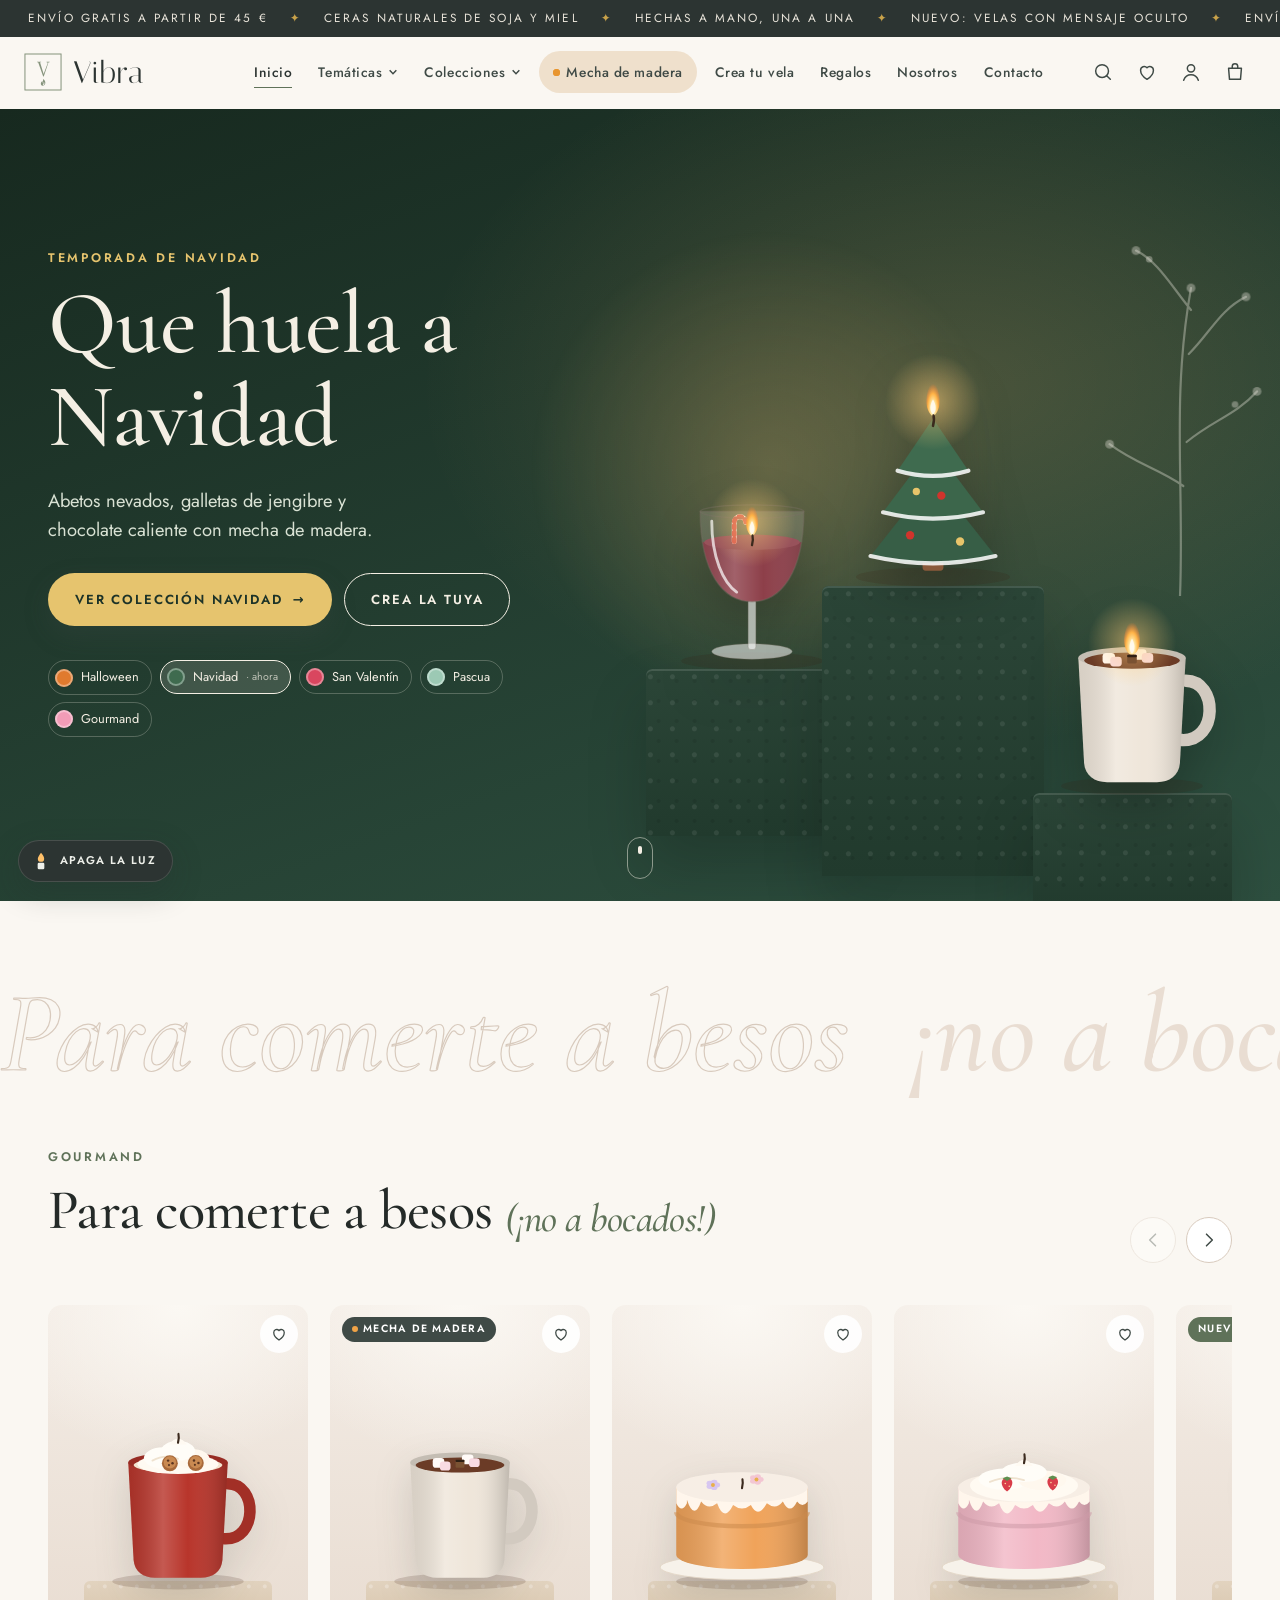
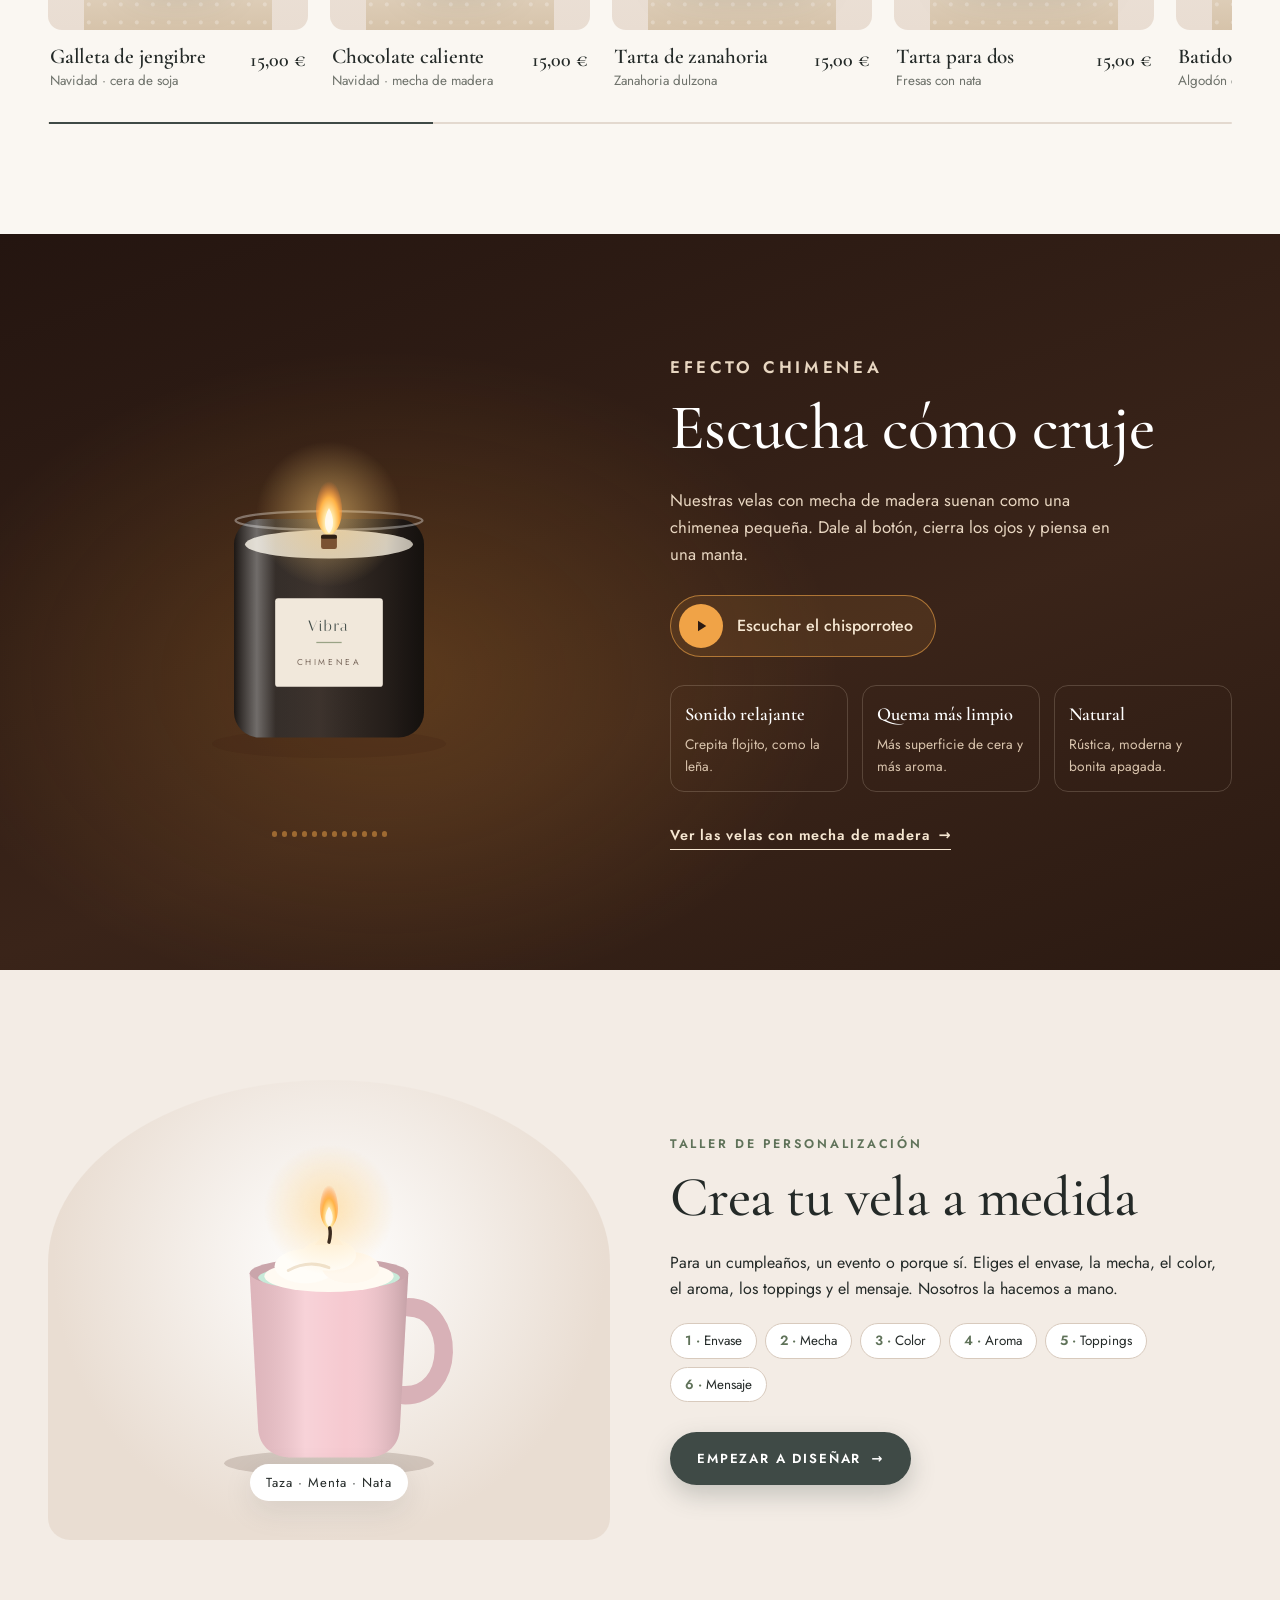
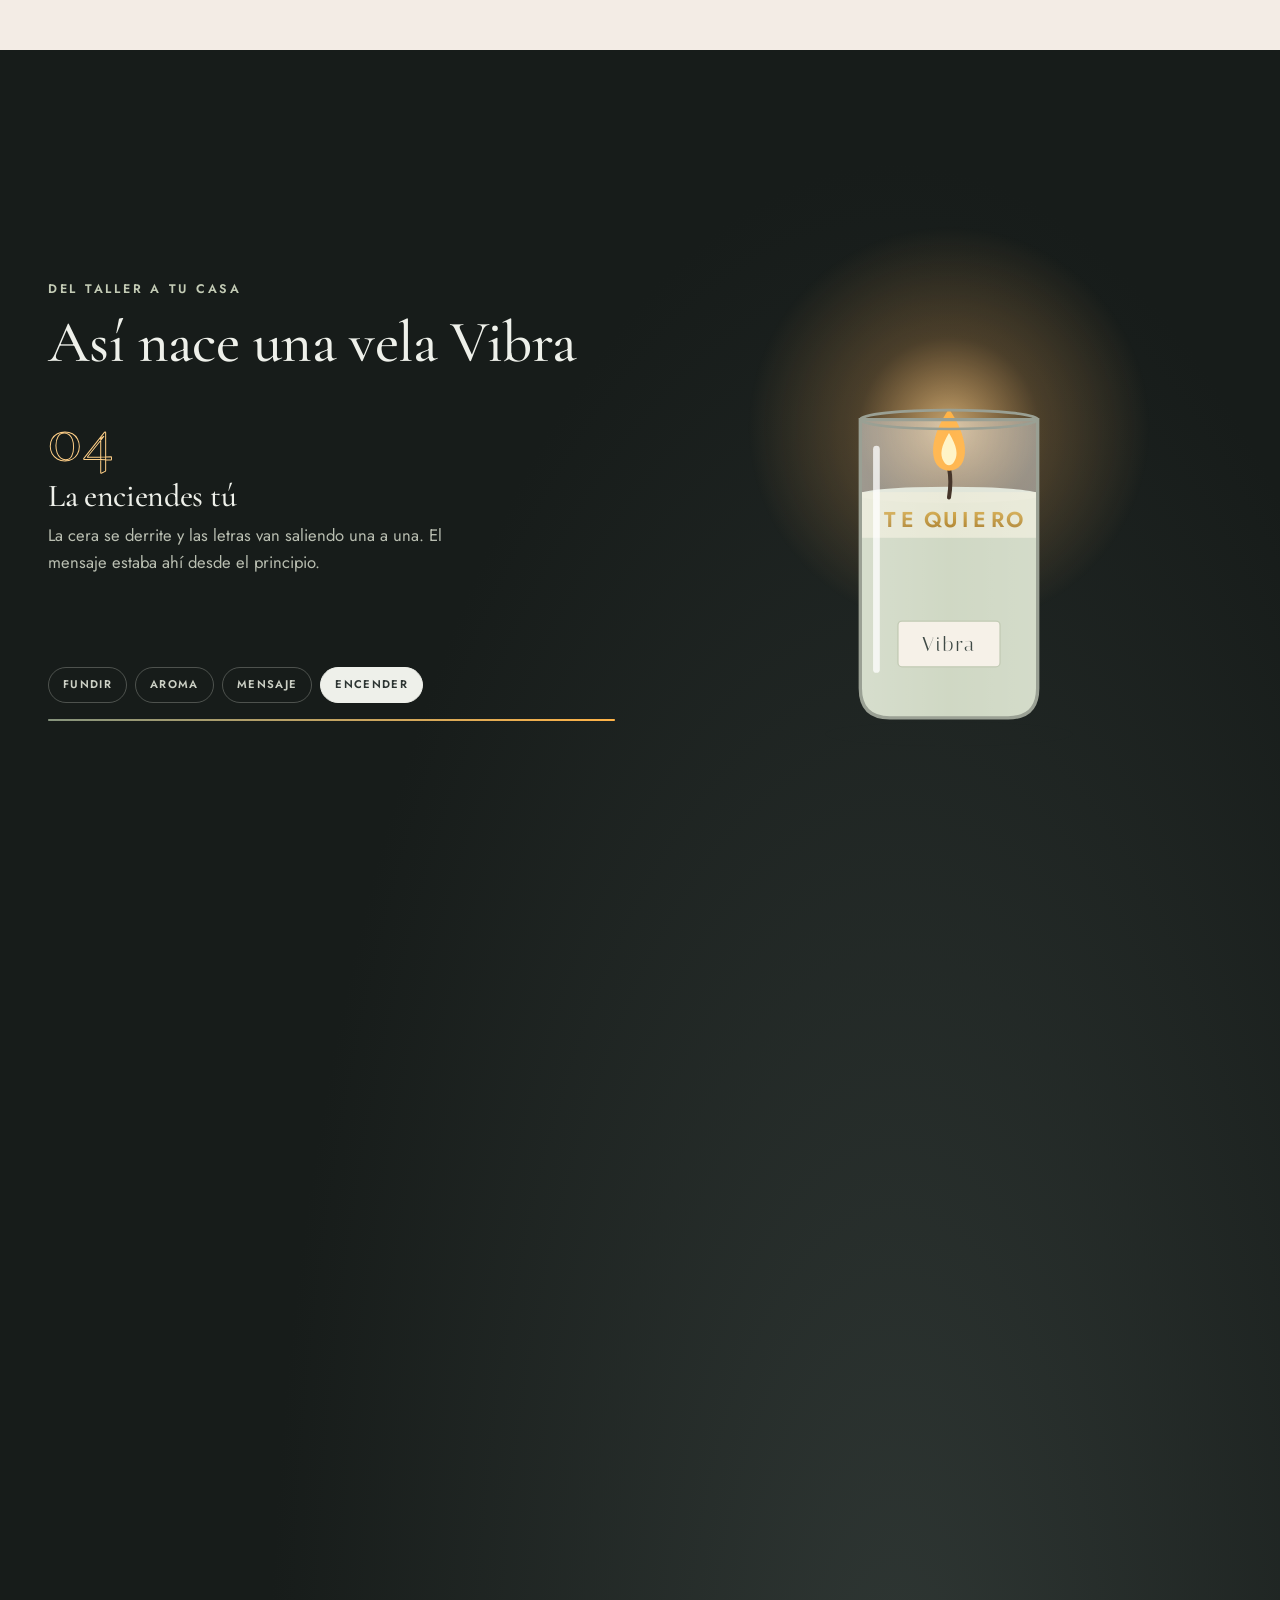
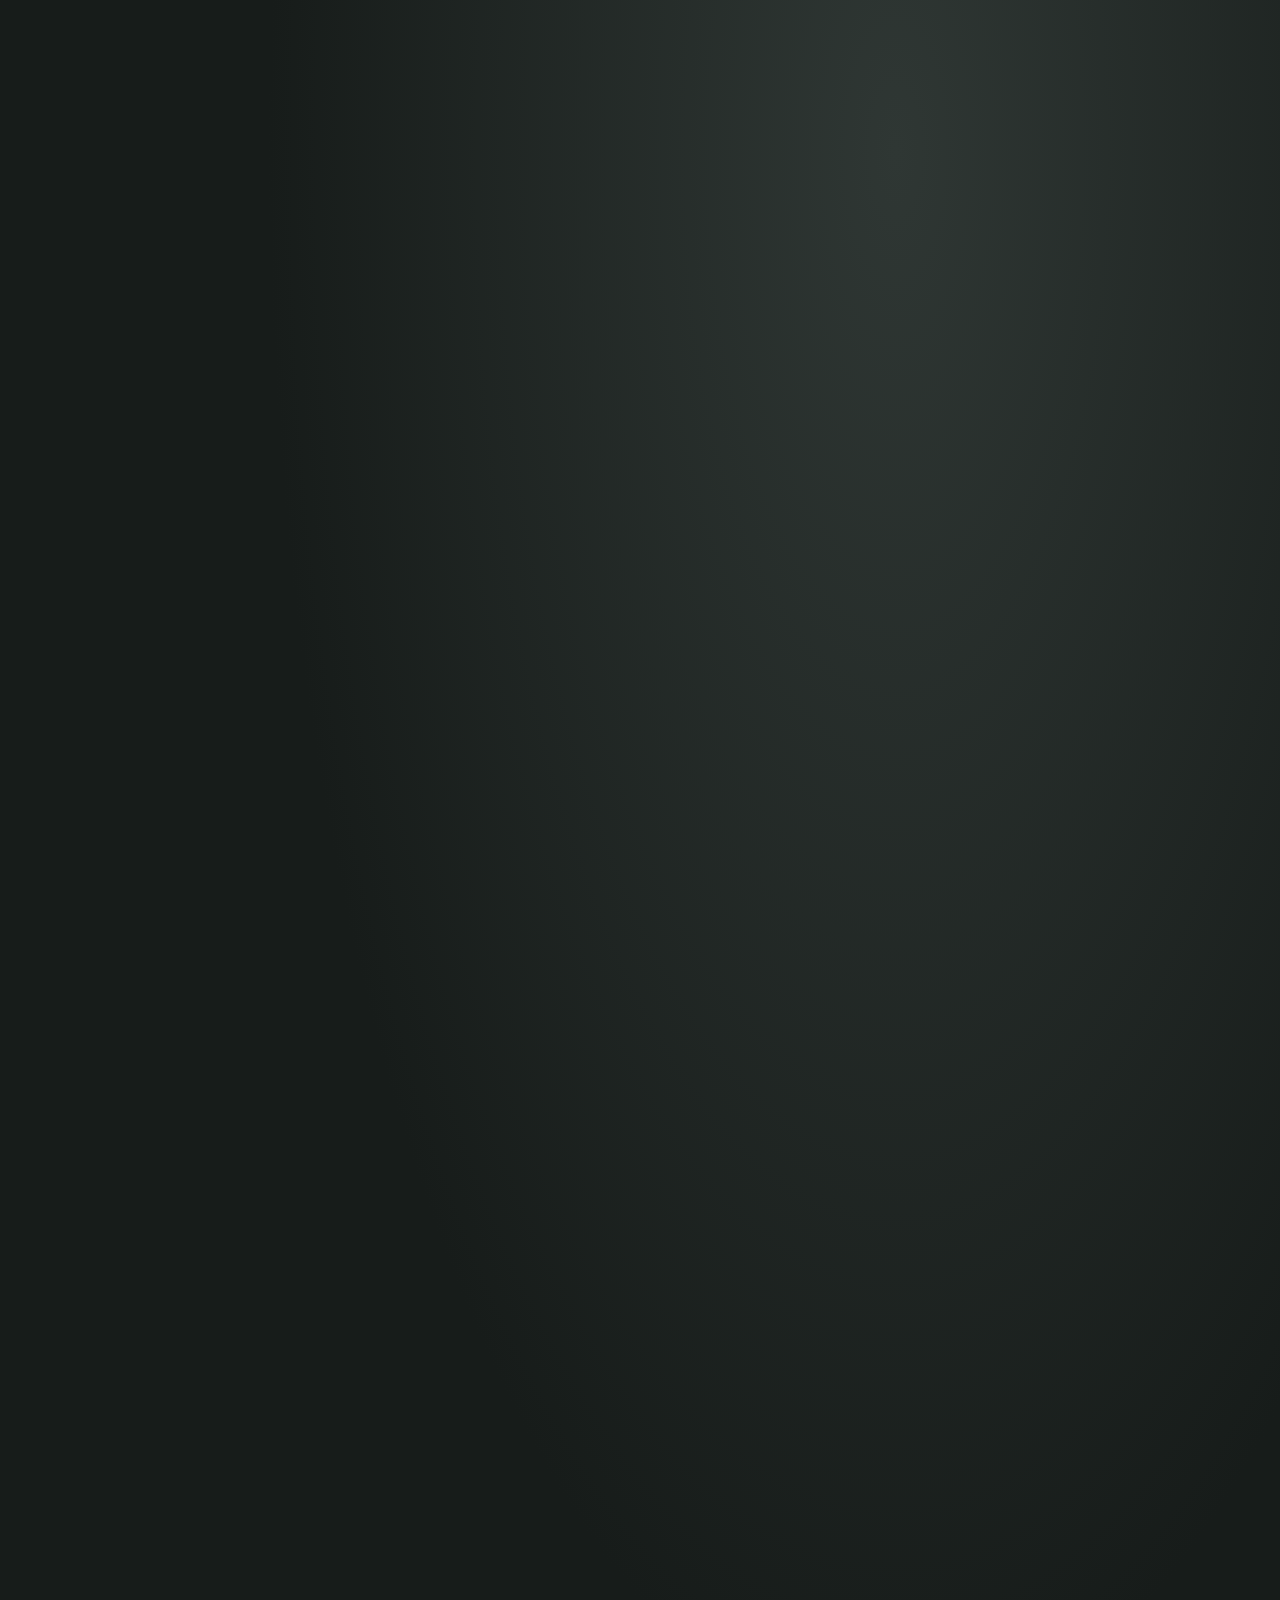
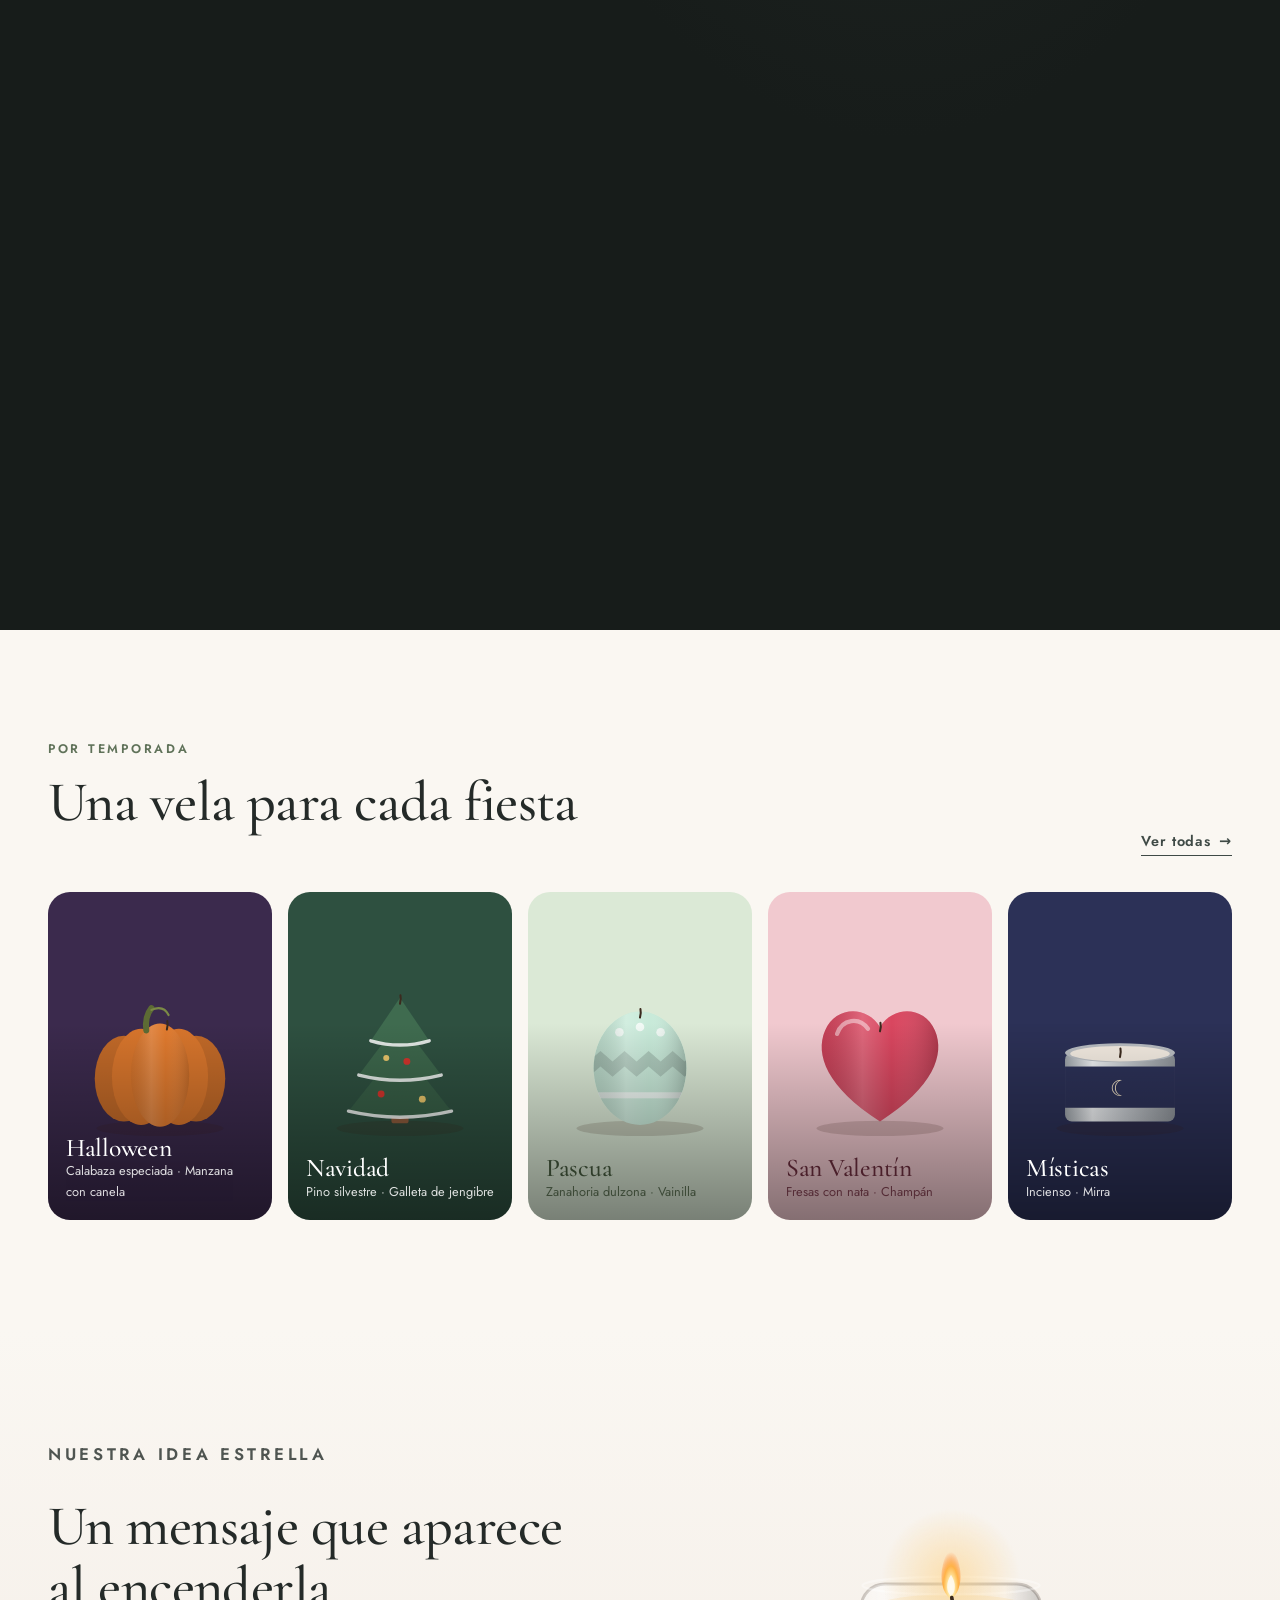
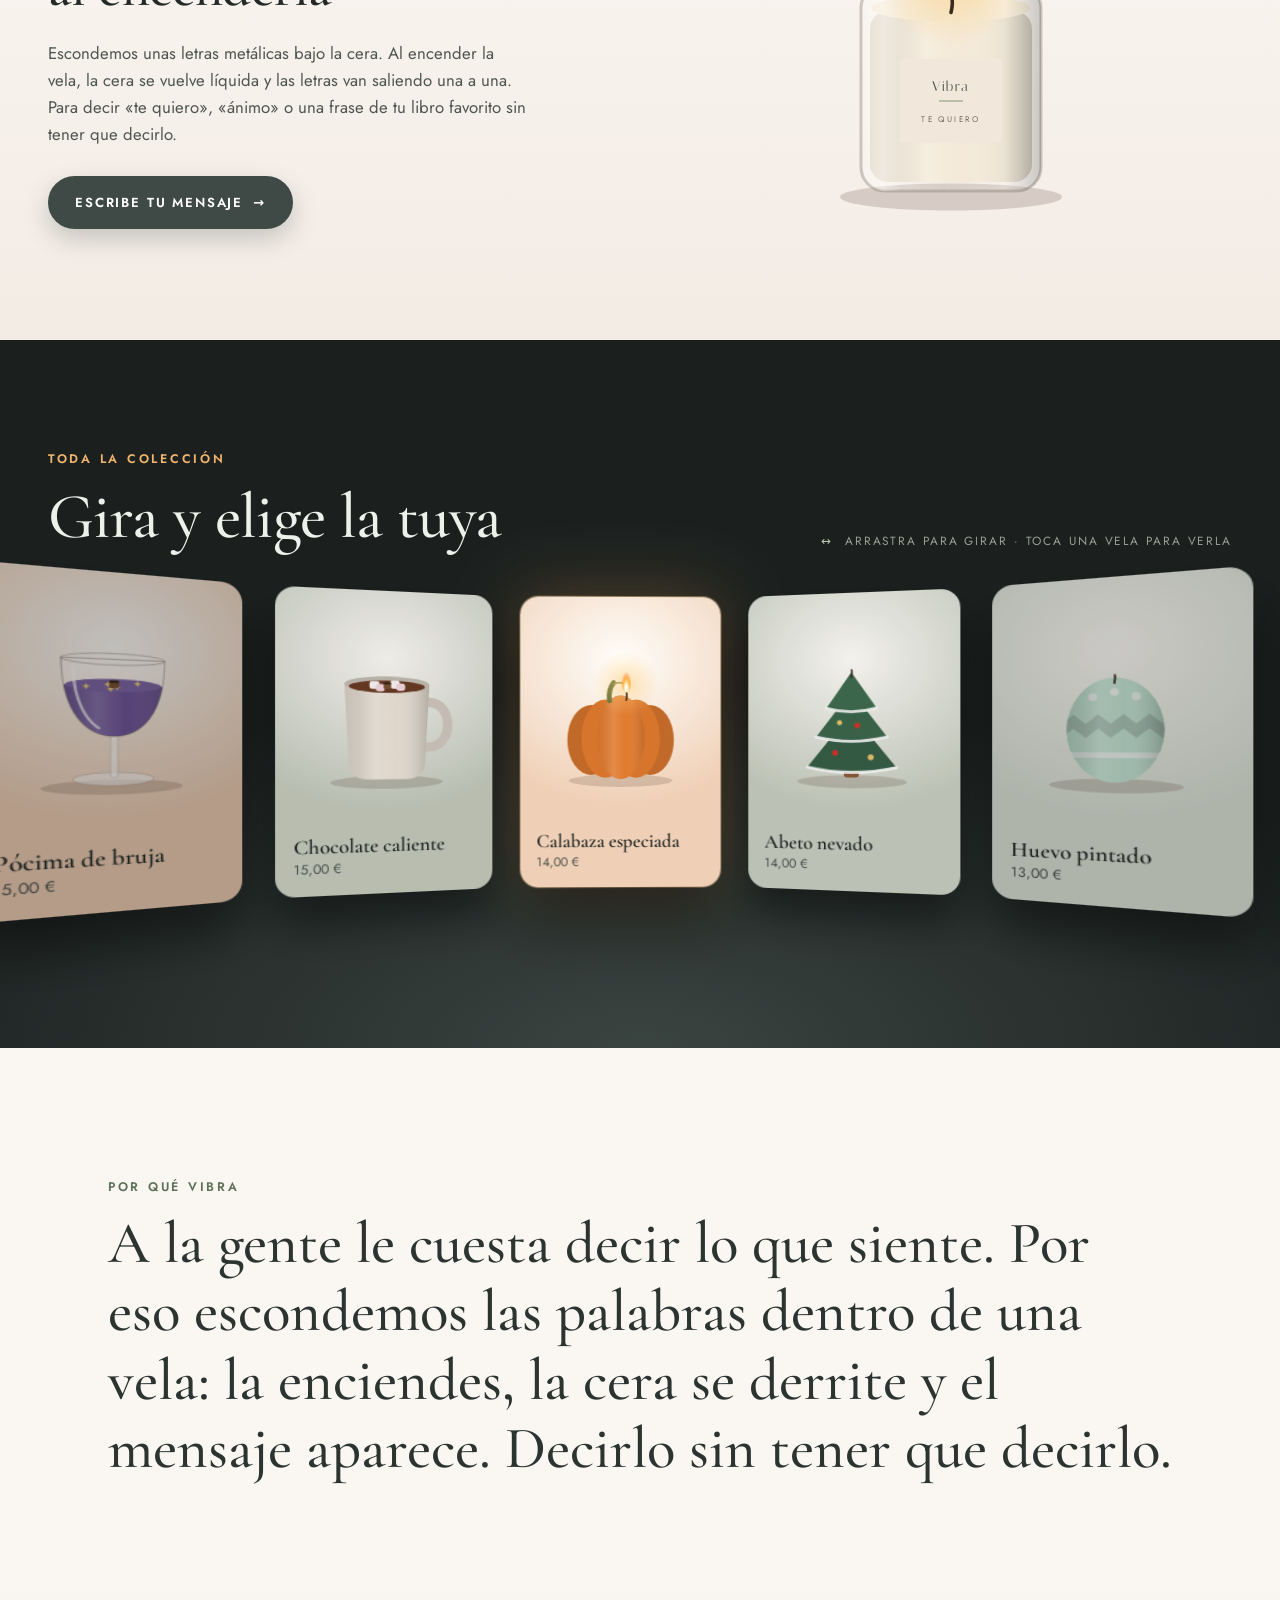
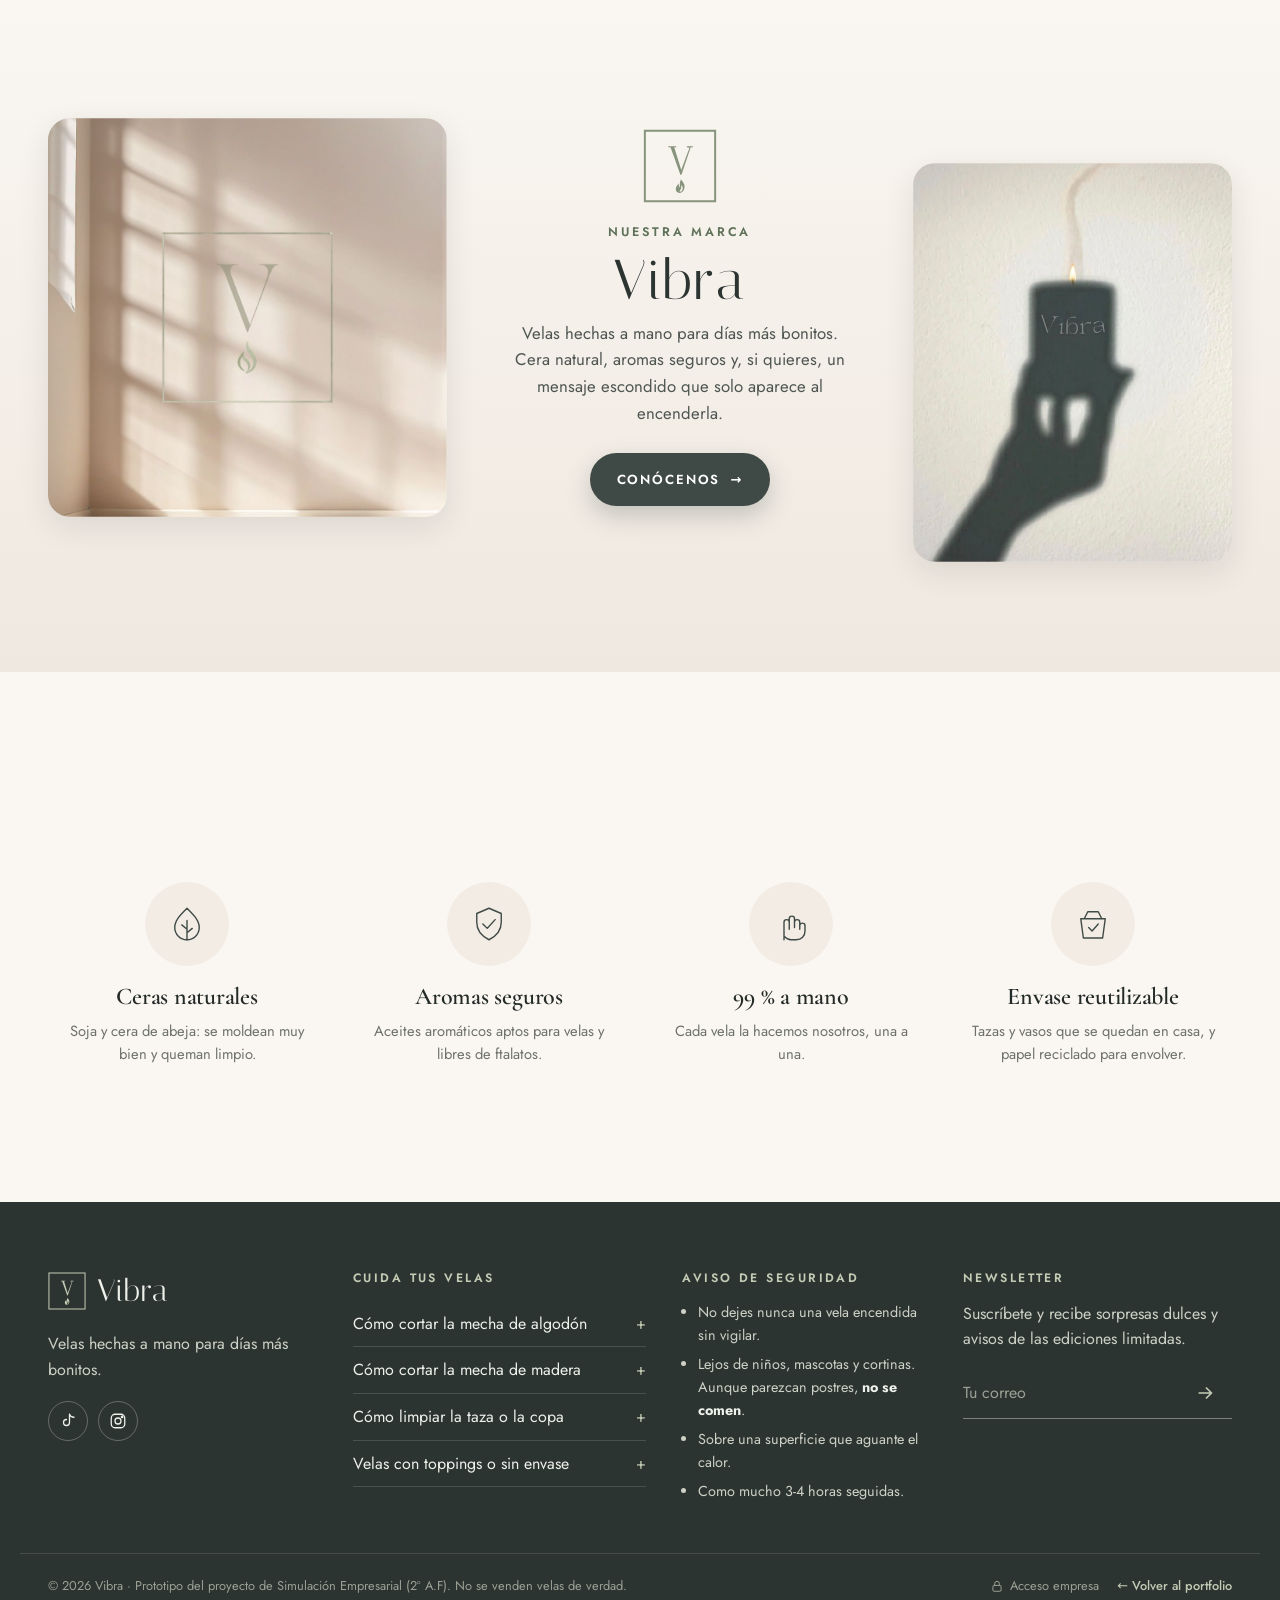
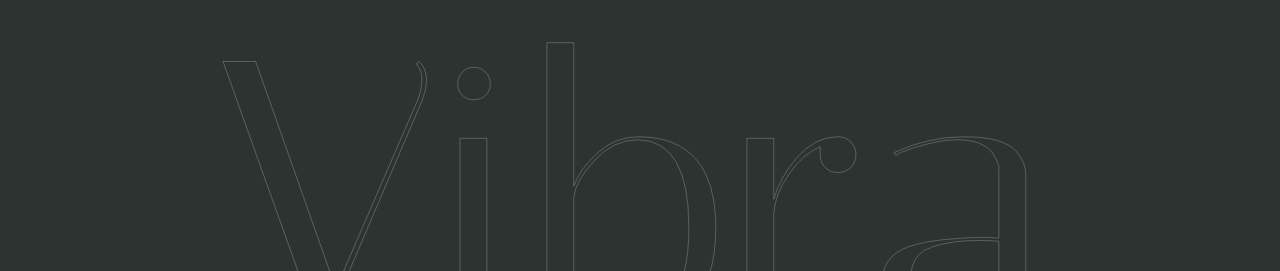
<file: tienda/index.html>
<!DOCTYPE html>
<html lang="es">
<head>
  <meta charset="UTF-8">
  <meta name="viewport" content="width=device-width, initial-scale=1.0">
  <title>Vibra · Velas hechas a mano</title>
  <meta name="description" content="Vibra: velas artesanas de cera natural. Temáticas, gourmand, naturaleza, mecha de madera y velas a tu gusto. Prototipo del proyecto de Simulación Empresarial.">
  <meta name="theme-color" content="#2c3432">
  <link rel="icon" href="data:image/svg+xml,%3Csvg xmlns='http://www.w3.org/2000/svg' viewBox='0 0 60 60'%3E%3Crect width='60' height='60' rx='10' fill='%23efe5dc'/%3E%3Crect x='5' y='5' width='50' height='50' fill='none' stroke='%236f7f68' stroke-width='2'/%3E%3Cpath fill='%236f7f68' d='M18 12h9v1.4h-2.2L31 33l6.6-18.4-2.4-1.2V12H43v1.4h-2.2L31.6 39h-1.4L20.4 13.4H18z'/%3E%3Cpath fill='%23c98a3c' d='M31 42c3 2.6 3.8 5.6 2.4 8-1 1.6-2.4 2.2-3.6 2.2-2 0-3.4-1.4-3.4-3.4 0-2 1.4-3.4 2.6-4.4 0 1.6.4 2.6 1.4 3.2-.6-2-.4-4 .6-5.6z'/%3E%3C/svg%3E">
  <link rel="preconnect" href="https://fonts.googleapis.com">
  <link rel="preconnect" href="https://fonts.gstatic.com" crossorigin>
  <link href="https://fonts.googleapis.com/css2?family=Cormorant+Garamond:ital,wght@0,500;0,600;1,500&family=Italiana&family=Jost:wght@400;500;600&display=swap" rel="stylesheet">
  <link rel="stylesheet" href="css/tienda.css?v=6">
  <script>
    /* Entrada animada: una vez por sesión, nunca dentro del portfolio ni con «reducir movimiento» */
    (function () { try { if (window.top === window && !sessionStorage.getItem('vibra-intro') && !matchMedia('(prefers-reduced-motion: reduce)').matches) document.documentElement.classList.add('has-intro'); } catch (e) {} })();
  </script>
</head>
<body>
  <a class="skip" href="#main">Saltar al contenido</a>

  <!-- Entrada (solo la primera vez) -->
  <div class="intro" id="intro" aria-hidden="true">
    <div class="intro-cols"><i></i><i></i><i></i><i></i><i></i></div>
    <div class="intro-inner">
      <svg class="intro-mark" viewBox="0 0 60 60"><rect class="mk-frame" x="1.5" y="1.5" width="57" height="57"/><path d="M20.5 14H27V14.7H25.3L31 33.2L37.7 15.2L35.6 14.7V14H40.5V14.7H38.7L31.2 37H30.3L22.3 14.7H20.5Z"/><path class="mk-flame" fill-rule="evenodd" d="M30.7 41C33.4 43.6 34.4 46.3 33.3 49 32.5 50.9 31 51.8 29.6 51.8 27.6 51.8 26.6 50.3 26.6 48.6 26.6 46.7 27.9 45.3 29 44.4 28.9 45.8 29.3 46.9 30.1 47.5 29.6 45.6 29.8 43 30.7 41ZM31.1 45.3C32.4 46.9 32.6 48.6 31.6 50 31 50.8 30.2 51 29.6 50.6 30.6 49.4 31.3 47.5 31.1 45.3Z"/></svg>
      <p class="intro-word"><span style="--k:0">V</span><span style="--k:1">i</span><span style="--k:2">b</span><span style="--k:3">r</span><span style="--k:4">a</span></p>
      <p class="intro-sub">Velas hechas a mano</p>
    </div>
    <span class="intro-skip">Toca para entrar</span>
  </div>

  <!-- Progreso de lectura: una mecha que se consume -->
  <div class="scroll-wick" aria-hidden="true"><span id="scroll-wick"></span></div>

  <!-- Modo vela -->
  <canvas class="night" id="night" aria-hidden="true"></canvas>
  <button class="lights-btn" id="lights-btn" type="button" aria-pressed="false">
    <span class="lights-ico" aria-hidden="true"><svg viewBox="0 0 24 24"><path class="li-flame" d="M12 2c2.6 2.9 3.8 5.2 3.8 7.2A3.8 3.8 0 0 1 12 13a3.8 3.8 0 0 1-3.8-3.8C8.2 7.6 9.3 5.6 12 2z"/><rect x="8" y="14" width="8" height="8" rx="1.5"/></svg></span>
    <span class="lights-label">Apaga la luz</span>
  </button>

  <!-- Barra de avisos (se mueve sola) -->
  <div class="announce" aria-label="Avisos">
    <div class="announce-track">
      <span>Envío gratis a partir de 45 €</span><span>Ceras naturales de soja y miel</span><span>Hechas a mano, una a una</span><span>Nuevo: velas con mensaje oculto</span>
      <span aria-hidden="true">Envío gratis a partir de 45 €</span><span aria-hidden="true">Ceras naturales de soja y miel</span><span aria-hidden="true">Hechas a mano, una a una</span><span aria-hidden="true">Nuevo: velas con mensaje oculto</span>
    </div>
  </div>

  <!-- Cabecera -->
  <header class="hdr" id="hdr">
    <div class="hdr-inner">
      <button class="icon-btn hdr-burger" id="burger" aria-label="Abrir menú" aria-expanded="false" aria-controls="menu-drawer">
        <svg viewBox="0 0 24 24" aria-hidden="true"><path d="M3 7h18M3 12h18M3 17h18"/></svg>
      </button>

      <a class="logo" href="#/" aria-label="Vibra, inicio">
        <svg class="logo-mark" viewBox="0 0 60 60" aria-hidden="true"><rect class="mk-frame" x="1.5" y="1.5" width="57" height="57"/><path d="M20.5 14H27V14.7H25.3L31 33.2L37.7 15.2L35.6 14.7V14H40.5V14.7H38.7L31.2 37H30.3L22.3 14.7H20.5Z"/><path class="mk-flame" fill-rule="evenodd" d="M30.7 41C33.4 43.6 34.4 46.3 33.3 49 32.5 50.9 31 51.8 29.6 51.8 27.6 51.8 26.6 50.3 26.6 48.6 26.6 46.7 27.9 45.3 29 44.4 28.9 45.8 29.3 46.9 30.1 47.5 29.6 45.6 29.8 43 30.7 41ZM31.1 45.3C32.4 46.9 32.6 48.6 31.6 50 31 50.8 30.2 51 29.6 50.6 30.6 49.4 31.3 47.5 31.1 45.3Z"/></svg>
        <span>Vibra</span>
      </a>

      <nav class="nav" aria-label="Principal">
        <ul class="nav-list">
          <li><a class="nav-link" href="#/" data-nav="inicio">Inicio</a></li>
          <li class="has-drop">
            <button class="nav-link" type="button" aria-expanded="false" aria-controls="drop-tematicas" data-nav="tematicas">Temáticas <svg class="chev" viewBox="0 0 12 12" aria-hidden="true"><path d="M2 4l4 4 4-4"/></svg></button>
            <div class="drop" id="drop-tematicas">
              <div class="drop-inner">
                <p class="drop-title">Velas temáticas y festivas</p>
                <ul class="drop-links" id="drop-tem-links"></ul>
                <a class="drop-feature" id="drop-tem-feature" href="#/tematicas"></a>
              </div>
            </div>
          </li>
          <li class="has-drop">
            <button class="nav-link" type="button" aria-expanded="false" aria-controls="drop-colecciones" data-nav="colecciones">Colecciones <svg class="chev" viewBox="0 0 12 12" aria-hidden="true"><path d="M2 4l4 4 4-4"/></svg></button>
            <div class="drop" id="drop-colecciones">
              <div class="drop-inner">
                <p class="drop-title">Gourmand, naturaleza y esotérica</p>
                <ul class="drop-links" id="drop-col-links"></ul>
                <a class="drop-feature" id="drop-col-feature" href="#/colecciones/dulces"></a>
              </div>
            </div>
          </li>
          <li><a class="nav-link nav-wood" href="#/mecha-de-madera" data-nav="madera"><span class="wood-dot" aria-hidden="true"></span>Mecha de madera</a></li>
          <li><a class="nav-link" href="#/crea-tu-vela" data-nav="crea">Crea tu vela</a></li>
          <li><a class="nav-link" href="#/regalos" data-nav="regalos">Regalos</a></li>
          <li><a class="nav-link" href="#/nosotros" data-nav="nosotros">Nosotros</a></li>
          <li><a class="nav-link" href="#/contacto" data-nav="contacto">Contacto</a></li>
        </ul>
      </nav>

      <div class="hdr-icons">
        <button class="icon-btn" id="open-search" aria-label="Buscar">
          <svg viewBox="0 0 24 24" aria-hidden="true"><circle cx="11" cy="11" r="7"/><path d="M20 20l-4-4"/></svg>
        </button>
        <button class="icon-btn" id="open-favs" aria-label="Favoritos">
          <svg viewBox="0 0 24 24" aria-hidden="true"><path d="M12 20s-7-4.4-7-10a4 4 0 0 1 7-2.6A4 4 0 0 1 19 10c0 5.6-7 10-7 10z"/></svg>
          <span class="badge" id="fav-count" hidden>0</span>
        </button>
        <button class="icon-btn hide-sm" id="open-account" aria-label="Mi cuenta">
          <svg viewBox="0 0 24 24" aria-hidden="true"><circle cx="12" cy="8" r="4"/><path d="M4 21c1.5-4 4.5-6 8-6s6.5 2 8 6"/></svg>
        </button>
        <button class="icon-btn" id="open-cart" aria-label="Carrito">
          <svg viewBox="0 0 24 24" aria-hidden="true"><path d="M5 8h14l-1 12H6L5 8z"/><path d="M9 8V6a3 3 0 0 1 6 0v2"/></svg>
          <span class="badge" id="cart-count" hidden>0</span>
        </button>
      </div>
    </div>
  </header>

  <main id="main">

    <!-- ================= INICIO ================= -->
    <section class="view" data-view="inicio" aria-label="Inicio">

      <!-- Banner de temporada -->
      <section class="hero" id="hero" data-season="halloween">
        <div class="hero-glow" id="hero-glow" aria-hidden="true"></div>
        <div class="hero-particles" id="hero-particles" aria-hidden="true"></div>
        <svg class="hero-branch" viewBox="0 0 200 400" aria-hidden="true"><path d="M100 400 C 104 300, 92 220, 110 120 M106 260 C 130 240, 150 236, 170 214 M103 300 C 80 284, 60 280, 36 262 M108 180 C 128 160, 136 140, 160 128 M110 140 C 92 118, 80 96, 60 86"/><g class="hero-berries"><circle cx="170" cy="214" r="4"/><circle cx="160" cy="128" r="4"/><circle cx="60" cy="86" r="4"/><circle cx="36" cy="262" r="4"/><circle cx="110" cy="120" r="4"/><circle cx="150" cy="226" r="3"/><circle cx="72" cy="94" r="3"/></g></svg>
        <div class="hero-inner">
          <div class="hero-text">
            <p class="eyebrow" id="hero-eyebrow">Temporada de Halloween</p>
            <h1 class="hero-title" id="hero-title">Noches de calabaza</h1>
            <p class="hero-sub" id="hero-sub">Calabazas, fantasmas y pócimas que huelen a otoño.</p>
            <div class="hero-actions">
              <a class="btn btn-solid" id="hero-cta" href="#/tematicas/halloween">Ver la colección <span class="arrow" aria-hidden="true">→</span></a>
              <a class="btn btn-line" href="#/crea-tu-vela">Crea la tuya</a>
            </div>
            <div class="hero-seasons" role="tablist" aria-label="Temporadas" id="hero-seasons"></div>
          </div>
          <div class="hero-stage" id="hero-stage">
            <div class="stage-block stage-block--a"><div class="stage-candle" data-slot="0"></div></div>
            <div class="stage-block stage-block--b"><div class="stage-candle" data-slot="1"></div></div>
            <div class="stage-block stage-block--c"><div class="stage-candle" data-slot="2"></div></div>
          </div>
        </div>
        <a class="hero-scroll" href="#besos" aria-label="Bajar"><span></span></a>
      </section>

      <!-- Para comerte a besos -->
      <section class="block besos" id="besos" aria-labelledby="besos-title">
        <div class="big-marquee" aria-hidden="true"><div class="big-marquee-track"><span>Para comerte a besos</span><span>¡no a bocados!</span><span>Para comerte a besos</span><span>¡no a bocados!</span><span>Para comerte a besos</span><span>¡no a bocados!</span></div></div>
        <div class="wrap">
          <div class="block-head">
            <div>
              <p class="eyebrow">Gourmand</p>
              <h2 id="besos-title">Para comerte a besos <em>(¡no a bocados!)</em></h2>
            </div>
            <div class="carousel-ctrls">
              <button class="round-btn" data-carousel-prev="besos-track" aria-label="Anteriores"><svg viewBox="0 0 24 24" aria-hidden="true"><path d="M15 5l-7 7 7 7"/></svg></button>
              <button class="round-btn" data-carousel-next="besos-track" aria-label="Siguientes"><svg viewBox="0 0 24 24" aria-hidden="true"><path d="M9 5l7 7-7 7"/></svg></button>
            </div>
          </div>
          <div class="carousel" id="besos-track" tabindex="0" aria-label="Velas que parecen postres"></div>
          <div class="carousel-progress" aria-hidden="true"><span id="besos-progress"></span></div>
        </div>
      </section>

      <!-- Mecha de madera -->
      <section class="wood" id="wood-feature" aria-labelledby="wood-title">
        <canvas class="wood-sparks" id="wood-sparks" aria-hidden="true"></canvas>
        <div class="wrap wood-inner">
          <div class="wood-visual">
            <div class="wood-candle" id="wood-candle"></div>
            <div class="eq" id="wood-eq" aria-hidden="true"><i></i><i></i><i></i><i></i><i></i><i></i><i></i><i></i><i></i><i></i><i></i><i></i></div>
          </div>
          <div class="wood-text">
            <p class="eyebrow eyebrow--light">Efecto chimenea</p>
            <h2 id="wood-title">Escucha cómo cruje</h2>
            <p>Nuestras velas con mecha de madera suenan como una chimenea pequeña. Dale al botón, cierra los ojos y piensa en una manta.</p>
            <button class="sound-btn" type="button" data-sound aria-pressed="false">
              <span class="sound-ico" aria-hidden="true"><svg class="i-play" viewBox="0 0 24 24"><path d="M8 5l11 7-11 7z"/></svg><svg class="i-pause" viewBox="0 0 24 24"><path d="M7 5h4v14H7zM13 5h4v14h-4z"/></svg></span>
              <span class="sound-label">Escuchar el chisporroteo</span>
            </button>
            <ul class="wood-benefits">
              <li><strong>Sonido relajante</strong>Crepita flojito, como la leña.</li>
              <li><strong>Quema más limpio</strong>Más superficie de cera y más aroma.</li>
              <li><strong>Natural</strong>Rústica, moderna y bonita apagada.</li>
            </ul>
            <a class="link-light" href="#/mecha-de-madera">Ver las velas con mecha de madera <span aria-hidden="true">→</span></a>
          </div>
        </div>
      </section>

      <!-- Crea tu vela -->
      <section class="block crea-promo" aria-labelledby="crea-promo-title">
        <div class="wrap crea-promo-inner">
          <div class="crea-promo-visual" data-reveal>
            <div class="crea-promo-candle" id="crea-promo-candle"></div>
            <p class="crea-promo-tag" id="crea-promo-tag">Taza · Menta · Nata</p>
          </div>
          <div class="crea-promo-text" data-reveal>
            <p class="eyebrow">Taller de personalización</p>
            <h2 id="crea-promo-title">Crea tu vela a medida</h2>
            <p>Para un cumpleaños, un evento o porque sí. Eliges el envase, la mecha, el color, el aroma, los toppings y el mensaje. Nosotros la hacemos a mano.</p>
            <ol class="mini-steps"><li>Envase</li><li>Mecha</li><li>Color</li><li>Aroma</li><li>Toppings</li><li>Mensaje</li></ol>
            <a class="btn btn-solid" href="#/crea-tu-vela">Empezar a diseñar <span class="arrow" aria-hidden="true">→</span></a>
          </div>
        </div>
      </section>

      <!-- Así nace una vela (se cuenta con el scroll) -->
      <section class="story" id="story" aria-labelledby="story-title">
        <div class="story-sticky">
          <div class="wrap story-inner">
            <div class="story-text">
              <p class="eyebrow">Del taller a tu casa</p>
              <h2 id="story-title">Así nace una vela Vibra</h2>
              <ol class="story-steps">
                <li class="story-step is-active"><span class="story-num">01</span><h3>Fundimos la cera</h3><p>Soja y cera de abeja en la jarra, a fuego lento y con el termómetro delante. Sin prisa: así queda lisa y sin burbujas.</p></li>
                <li class="story-step"><span class="story-num">02</span><h3>Aroma y color</h3><p>Pesamos el aroma en la báscula y añadimos el color gota a gota, hasta dar con el tono que buscamos.</p></li>
                <li class="story-step"><span class="story-num">03</span><h3>Escondemos el mensaje</h3><p>Con unas pinzas colocamos las letras metálicas y las tapamos con otra capa de cera. Desde fuera no se ve nada.</p></li>
                <li class="story-step"><span class="story-num">04</span><h3>La enciendes tú</h3><p>La cera se derrite y las letras van saliendo una a una. El mensaje estaba ahí desde el principio.</p></li>
              </ol>
              <div class="story-rail" id="story-rail">
                <span class="story-rail-line"><i id="story-rail-fill"></i></span>
                <button type="button" data-story="0" class="is-active">Fundir</button>
                <button type="button" data-story="1">Aroma</button>
                <button type="button" data-story="2">Mensaje</button>
                <button type="button" data-story="3">Encender</button>
              </div>
            </div>
            <div class="story-stage" aria-hidden="true">
              <svg class="story-svg" id="story-svg" viewBox="0 0 320 420">
                <defs>
                  <clipPath id="st-clip"><path d="M94 150 H226 V350 Q226 372 204 372 H116 Q94 372 94 350 Z"/></clipPath>
                  <radialGradient id="st-glow-g"><stop offset="0" stop-color="#ffd08a" stop-opacity=".75"/><stop offset=".45" stop-color="#ffb35c" stop-opacity=".22"/><stop offset="1" stop-color="#ffb35c" stop-opacity="0"/></radialGradient>
                  <linearGradient id="st-glass-g" x1="0" x2="1"><stop offset="0" stop-color="#fff" stop-opacity=".55"/><stop offset=".5" stop-color="#fff" stop-opacity=".15"/><stop offset="1" stop-color="#fff" stop-opacity=".4"/></linearGradient>
                  <linearGradient id="st-gold" x1="0" y1="0" x2="0" y2="1"><stop offset="0" stop-color="#e2b955"/><stop offset="1" stop-color="#9c6e1c"/></linearGradient>
                </defs>
                <circle class="st-glow" id="st-glow" cx="160" cy="150" r="150" fill="url(#st-glow-g)"/>
                <ellipse cx="160" cy="384" rx="92" ry="9" fill="rgba(36,44,42,.12)"/>
                <!-- jarra -->
                <g class="st-pitcher" id="st-pitcher">
                  <path d="M40 40 H112 L106 104 Q104 114 94 114 H58 Q48 114 46 104 Z" fill="#cfd5cc" stroke="#7d877c" stroke-width="2"/>
                  <path d="M112 40 L126 34 L114 50" fill="#cfd5cc" stroke="#7d877c" stroke-width="2" stroke-linejoin="round"/>
                  <path d="M46 56 Q28 60 30 78 Q32 92 48 94" fill="none" stroke="#7d877c" stroke-width="4" stroke-linecap="round"/>
                  <rect x="50" y="62" width="52" height="40" rx="4" class="st-pitcher-wax" fill="#f2eadb"/>
                </g>
                <path class="st-stream" id="st-stream" d="M0 0" fill="none" stroke="#f2eadb" stroke-width="7" stroke-linecap="round"/>
                <!-- cuentagotas -->
                <g class="st-dropper" id="st-dropper">
                  <rect x="232" y="20" width="14" height="22" rx="7" fill="#5f7259"/>
                  <path d="M234 42 H244 L241 92 Q239 98 237 92 Z" fill="rgba(255,255,255,.7)" stroke="#7d877c" stroke-width="1.5"/>
                </g>
                <g id="st-drops"><circle cx="0" cy="0" r="4"/><circle cx="0" cy="0" r="4"/><circle cx="0" cy="0" r="4"/></g>
                <!-- aroma -->
                <g class="st-wisps" id="st-wisps" fill="none" stroke="#9aa386" stroke-width="2" stroke-linecap="round">
                  <path d="M130 140 C120 120 140 108 130 88 C122 72 134 62 130 48"/>
                  <path d="M162 136 C152 112 174 100 162 76 C154 60 168 50 162 34"/>
                  <path d="M194 140 C184 120 204 108 194 88 C186 72 198 62 194 48"/>
                </g>
                <!-- vaso por detrás -->
                <path d="M94 150 H226 V350 Q226 372 204 372 H116 Q94 372 94 350 Z" fill="rgba(255,255,255,.35)"/>
                <g clip-path="url(#st-clip)">
                  <rect class="st-wax" id="st-wax" x="90" y="372" width="140" height="0" fill="#f2eadb"/>
                  <ellipse class="st-wax-top" id="st-wax-top" cx="160" cy="372" rx="68" ry="6" fill="#f7f1e6"/>
                  <path class="st-swirl" id="st-swirl" d="M100 300 C130 280 150 320 180 296 S220 290 226 300" fill="none" stroke="#fff" stroke-opacity=".55" stroke-width="3" stroke-linecap="round"/>
                  <rect class="st-melt" id="st-melt" x="90" y="202" width="140" height="34" fill="#fff8e8"/>
                </g>
                <g class="st-letters" id="st-letters" font-family="Jost, sans-serif" font-weight="600" font-size="16" text-anchor="middle" fill="url(#st-gold)"></g>
                <!-- mecha y llama -->
                <path class="st-wick" id="st-wick" d="M160 196 Q162 184 160 174" stroke="#3b2a1e" stroke-width="3" fill="none" stroke-linecap="round"/>
                <g class="st-flame" id="st-flame">
                  <path d="M160 128 C172 146 174 160 170 168 C166 176 154 176 150 168 C146 160 148 146 160 128 Z" fill="#ffb347"/>
                  <path d="M160 146 C166 156 167 162 164 167 C162 171 158 171 156 167 C153 162 154 156 160 146 Z" fill="#fff3c4"/>
                </g>
                <!-- vaso por delante -->
                <path d="M94 150 H226 V350 Q226 372 204 372 H116 Q94 372 94 350 Z" fill="url(#st-glass-g)" fill-opacity=".35" stroke="#9aa094" stroke-width="2.5"/>
                <ellipse cx="160" cy="150" rx="66" ry="7" fill="none" stroke="#9aa094" stroke-width="2"/>
                <path d="M106 172 V336" stroke="#fff" stroke-opacity=".75" stroke-width="5" stroke-linecap="round"/>
                <g class="st-label" id="st-label"><rect x="122" y="300" width="76" height="34" rx="3" fill="#f6f1e8" stroke="#c3cbb5"/><text x="160" y="322" text-anchor="middle" font-family="Italiana, serif" font-size="15" letter-spacing="1.5" fill="#3f4a46">Vibra</text></g>
              </svg>
            </div>
          </div>
        </div>
      </section>

      <!-- Festividades -->
      <section class="block fiestas" aria-labelledby="fiestas-title">
        <div class="wrap">
          <div class="block-head">
            <div>
              <p class="eyebrow">Por temporada</p>
              <h2 id="fiestas-title">Una vela para cada fiesta</h2>
            </div>
            <a class="link" href="#/tematicas">Ver todas <span aria-hidden="true">→</span></a>
          </div>
          <div class="fiesta-grid" id="fiesta-grid"></div>
        </div>
      </section>

      <!-- Mensaje oculto -->
      <section class="block secreto" aria-labelledby="secreto-title">
        <div class="wrap secreto-inner">
          <div class="secreto-text" data-reveal>
            <p class="eyebrow">Nuestra idea estrella</p>
            <h2 id="secreto-title">Un mensaje que aparece al encenderla</h2>
            <p>Escondemos unas letras metálicas bajo la cera. Al encender la vela, la cera se vuelve líquida y las letras van saliendo una a una. Para decir «te quiero», «ánimo» o una frase de tu libro favorito sin tener que decirlo.</p>
            <a class="btn btn-solid" href="#/crea-tu-vela?mensaje">Escribe tu mensaje <span class="arrow" aria-hidden="true">→</span></a>
          </div>
          <div class="secreto-visual" data-reveal aria-hidden="true">
            <div class="secreto-candle" id="secreto-candle"></div>
            <div class="secreto-letters" id="secreto-letters"></div>
          </div>
        </div>
      </section>

      <!-- La colección en 360° (carrusel en anillo) -->
      <section class="ring-sec" id="ring-sec" aria-labelledby="ring-title">
        <div class="wrap ring-head">
          <div>
            <p class="eyebrow eyebrow--light">Toda la colección</p>
            <h2 id="ring-title">Gira y elige la tuya</h2>
          </div>
          <p class="ring-hint"><span class="ring-hint-ico" aria-hidden="true">↔</span> Arrastra para girar · toca una vela para verla</p>
        </div>
        <div class="ring-stage" id="ring-stage">
          <div class="ring" id="ring"></div>
        </div>
      </section>

      <!-- Manifiesto -->
      <section class="manifiesto" aria-labelledby="manifiesto-title">
        <div class="wrap">
          <p class="eyebrow" id="manifiesto-title">Por qué Vibra</p>
          <p class="manifiesto-text" id="manifiesto">A la gente le cuesta decir lo que siente. Por eso escondemos las palabras dentro de una vela: la enciendes, la cera se derrite y el mensaje aparece. Decirlo sin tener que decirlo.</p>
        </div>
      </section>

      <!-- La marca -->
      <section class="block marca" aria-labelledby="marca-title">
        <div class="wrap marca-inner">
          <figure class="marca-img reveal-clip" data-reveal><img src="img/vibra-logo.jpg" alt="Logo de Vibra: una V con una llama dentro de un cuadrado, en una pared con luz de ventana" width="1024" height="1024" loading="lazy"></figure>
          <div class="marca-text" data-reveal>
            <svg class="logo-mark marca-mark" viewBox="0 0 60 60" aria-hidden="true"><rect class="mk-frame" x="1.5" y="1.5" width="57" height="57"/><path d="M20.5 14H27V14.7H25.3L31 33.2L37.7 15.2L35.6 14.7V14H40.5V14.7H38.7L31.2 37H30.3L22.3 14.7H20.5Z"/><path class="mk-flame" fill-rule="evenodd" d="M30.7 41C33.4 43.6 34.4 46.3 33.3 49 32.5 50.9 31 51.8 29.6 51.8 27.6 51.8 26.6 50.3 26.6 48.6 26.6 46.7 27.9 45.3 29 44.4 28.9 45.8 29.3 46.9 30.1 47.5 29.6 45.6 29.8 43 30.7 41ZM31.1 45.3C32.4 46.9 32.6 48.6 31.6 50 31 50.8 30.2 51 29.6 50.6 30.6 49.4 31.3 47.5 31.1 45.3Z"/></svg>
            <p class="eyebrow">Nuestra marca</p>
            <h2 class="marca-name" id="marca-title" aria-label="Vibra"><span style="--k:0" aria-hidden="true">V</span><span style="--k:1" aria-hidden="true">i</span><span style="--k:2" aria-hidden="true">b</span><span style="--k:3" aria-hidden="true">r</span><span style="--k:4" aria-hidden="true">a</span></h2>
            <p>Velas hechas a mano para días más bonitos. Cera natural, aromas seguros y, si quieres, un mensaje escondido que solo aparece al encenderla.</p>
            <a class="btn btn-solid" href="#/nosotros">Conócenos <span class="arrow" aria-hidden="true">→</span></a>
          </div>
          <figure class="marca-img marca-img--alt reveal-clip" data-reveal><img src="img/vibra-vela.jpg" alt="Sombra de una mano sujetando una vela encendida con el nombre Vibra" width="1078" height="1347" loading="lazy"></figure>
        </div>
      </section>

      <!-- Compromiso de calidad -->
      <section class="block calidad" aria-labelledby="calidad-title">
        <div class="wrap">
          <h2 class="center" id="calidad-title">Nuestro compromiso</h2>
          <ul class="calidad-grid">
            <li data-reveal>
              <span class="cal-ico" aria-hidden="true"><svg viewBox="0 0 48 48"><path d="M24 6c8 8 14 14 14 22a14 14 0 0 1-28 0c0-8 6-14 14-22z"/><path d="M24 20v22M24 30l-6-5M24 34l6-5"/></svg></span>
              <h3>Ceras naturales</h3><p>Soja y cera de abeja: se moldean muy bien y queman limpio.</p>
            </li>
            <li data-reveal>
              <span class="cal-ico" aria-hidden="true"><svg viewBox="0 0 48 48"><path d="M24 6l14 6v10c0 9-6 16-14 20-8-4-14-11-14-20V12z"/><path d="M17 24l5 5 9-10"/></svg></span>
              <h3>Aromas seguros</h3><p>Aceites aromáticos aptos para velas y libres de ftalatos.</p>
            </li>
            <li data-reveal>
              <span class="cal-ico" aria-hidden="true"><svg viewBox="0 0 48 48"><path d="M16 42V22a3 3 0 0 1 6 0v8M22 26v-8a3 3 0 0 1 6 0v10M28 22a3 3 0 0 1 6 0v8M34 26a3 3 0 0 1 6 0v6c0 6-4 10-10 10h-6c-4 0-6-2-8-4"/></svg></span>
              <h3><span class="count" data-count="100">0</span> % a mano</h3><p>Cada vela la hacemos nosotros, una a una.</p>
            </li>
            <li data-reveal>
              <span class="cal-ico" aria-hidden="true"><svg viewBox="0 0 48 48"><path d="M14 18l4-8h12l4 8M10 18h28l-3 22H13z"/><path d="M19 28l4 4 7-8"/></svg></span>
              <h3>Envase reutilizable</h3><p>Tazas y vasos que se quedan en casa, y papel reciclado para envolver.</p>
            </li>
          </ul>
        </div>
      </section>
    </section>

    <!-- ================= TEMÁTICAS ================= -->
    <section class="view" data-view="tematicas" aria-labelledby="tem-title" hidden>
      <header class="page-head" id="tem-head">
        <div class="wrap">
          <p class="crumbs"><a href="#/">Inicio</a> <span aria-hidden="true">/</span> Temáticas</p>
          <h1 id="tem-title">Velas temáticas y festivas</h1>
          <p class="page-sub">Ordenadas por temporada para encontrar rápido lo que buscas.</p>
        </div>
      </header>
      <div class="wrap">
        <div class="chips" role="tablist" aria-label="Temporadas" id="tem-chips"></div>
        <div class="cat-intro" id="tem-intro"></div>
        <div class="grid" id="tem-grid"></div>
      </div>
    </section>

    <!-- ================= COLECCIONES ================= -->
    <section class="view" data-view="colecciones" aria-labelledby="col-title" hidden>
      <header class="page-head page-head--light">
        <div class="wrap">
          <p class="crumbs"><a href="#/">Inicio</a> <span aria-hidden="true">/</span> Colecciones</p>
          <h1 id="col-title">Gourmand, naturaleza y esotérica</h1>
          <p class="page-sub">Formas, aromas y sensaciones. Elige una colección.</p>
        </div>
      </header>
      <div class="wrap">
        <div class="chips" role="tablist" aria-label="Colecciones" id="col-chips"></div>
        <div class="cat-intro" id="col-intro"></div>
        <div class="zodiac" id="zodiac" hidden>
          <div class="zodiac-wheel" id="zodiac-wheel"></div>
          <div class="zodiac-info" id="zodiac-info" aria-live="polite"></div>
        </div>
        <div class="grid" id="col-grid"></div>
      </div>
    </section>

    <!-- ================= MECHA DE MADERA ================= -->
    <section class="view" data-view="madera" aria-labelledby="mad-title" hidden>
      <header class="page-head page-head--wood">
        <div class="wrap mad-head">
          <div>
            <p class="crumbs"><a href="#/">Inicio</a> <span aria-hidden="true">/</span> Mecha de madera</p>
            <h1 id="mad-title">Velas con mecha de madera</h1>
            <p class="page-sub">La mecha natural que cruje como una chimenea.</p>
            <button class="sound-btn" type="button" data-sound aria-pressed="false">
              <span class="sound-ico" aria-hidden="true"><svg class="i-play" viewBox="0 0 24 24"><path d="M8 5l11 7-11 7z"/></svg><svg class="i-pause" viewBox="0 0 24 24"><path d="M7 5h4v14H7zM13 5h4v14h-4z"/></svg></span>
              <span class="sound-label">Escuchar el chisporroteo</span>
            </button>
          </div>
          <div class="mad-head-candle" id="mad-head-candle"></div>
        </div>
      </header>
      <div class="wrap">
        <h2 class="sec-title">¿Por qué mecha de madera?</h2>
        <div class="why" id="why">
          <div class="why-tabs" role="tablist" aria-label="Ventajas">
            <button class="why-tab is-active" role="tab" id="why-t1" aria-controls="why-p1" aria-selected="true">Sonido relajante</button>
            <button class="why-tab" role="tab" id="why-t2" aria-controls="why-p2" aria-selected="false" tabindex="-1">Quemado más limpio</button>
            <button class="why-tab" role="tab" id="why-t3" aria-controls="why-p3" aria-selected="false" tabindex="-1">Estética natural</button>
          </div>
          <div class="why-panel" id="why-p1" role="tabpanel" aria-labelledby="why-t1">
            <div class="why-anim why-anim--sound" aria-hidden="true"><i></i><i></i><i></i><i></i><i></i><i></i><i></i></div>
            <p>Crepita delicadamente, como una chimenea pequeña. Es el sonido que más se comenta cuando alguien la enciende por primera vez.</p>
          </div>
          <div class="why-panel" id="why-p2" role="tabpanel" aria-labelledby="why-t2" hidden>
            <div class="why-anim why-anim--pool" aria-hidden="true"><span></span></div>
            <p>La mecha plana derrite más superficie de cera: la piscina de cera es más grande y el aroma sale de forma constante.</p>
          </div>
          <div class="why-panel" id="why-p3" role="tabpanel" aria-labelledby="why-t3" hidden>
            <div class="why-anim why-anim--wood" aria-hidden="true"><span></span><span></span><span></span></div>
            <p>Rústica, moderna y elegante. Queda bonita incluso apagada.</p>
          </div>
        </div>

        <div class="chips chips--filter" role="group" aria-label="Filtrar" id="mad-filters"></div>
        <div class="grid" id="mad-grid"></div>

        <section class="guide" aria-labelledby="guide-title">
          <h2 class="sec-title" id="guide-title">Guía de uso</h2>
          <ol class="guide-steps">
            <li data-reveal><span class="guide-ill guide-ill--1" aria-hidden="true"></span><strong>Antes de encenderla</strong>Quita la parte quemada de la madera con los dedos o con un papel. Tiene que quedar más o menos medio centímetro.</li>
            <li data-reveal><span class="guide-ill guide-ill--2" aria-hidden="true"></span><strong>Enciéndela inclinada</strong>Acerca la llama a lo largo de la mecha unos segundos. Al principio la llama es pequeña: es normal.</li>
            <li data-reveal><span class="guide-ill guide-ill--3" aria-hidden="true"></span><strong>Déjala hasta el borde</strong>La primera vez, déjala encendida hasta que toda la superficie esté líquida. Así no hace túnel.</li>
          </ol>
        </section>
      </div>
    </section>

    <!-- ================= CREA TU VELA ================= -->
    <section class="view" data-view="crea" aria-labelledby="crea-title" hidden>
      <header class="page-head page-head--light">
        <div class="wrap">
          <p class="crumbs"><a href="#/">Inicio</a> <span aria-hidden="true">/</span> Crea tu vela</p>
          <h1 id="crea-title">Crea tu vela</h1>
          <p class="page-sub">Seis pasos y la tienes. La vas viendo cambiar mientras eliges.</p>
        </div>
      </header>
      <div class="wrap crea">
        <div class="crea-preview">
          <div class="crea-stage">
            <div class="crea-candle" id="crea-candle"></div>
            <div class="crea-msg" id="crea-msg" aria-hidden="true"></div>
            <button class="crea-light" type="button" id="crea-light" aria-pressed="true">Apagar</button>
          </div>
          <dl class="crea-summary" id="crea-summary"></dl>
          <div class="crea-total"><span>Total</span><strong id="crea-price">16,00 €</strong></div>
          <button class="btn btn-solid btn-block" type="button" id="crea-add">Añadir al carrito</button>
        </div>

        <div class="crea-steps">
          <ol class="crea-progress" id="crea-progress" aria-label="Pasos"></ol>
          <div class="crea-panels" id="crea-panels">
            <fieldset class="crea-panel" data-step="0">
              <legend>1. Elige el envase o molde</legend>
              <div class="opt-grid" id="opt-envase"></div>
            </fieldset>
            <fieldset class="crea-panel" data-step="1" hidden>
              <legend>2. Elige la mecha</legend>
              <div class="opt-grid opt-grid--2" id="opt-mecha"></div>
              <button class="sound-btn sound-btn--small" type="button" data-sound aria-pressed="false">
                <span class="sound-ico" aria-hidden="true"><svg class="i-play" viewBox="0 0 24 24"><path d="M8 5l11 7-11 7z"/></svg><svg class="i-pause" viewBox="0 0 24 24"><path d="M7 5h4v14H7zM13 5h4v14h-4z"/></svg></span>
                <span class="sound-label">Escuchar la mecha de madera</span>
              </button>
            </fieldset>
            <fieldset class="crea-panel" data-step="2" hidden>
              <legend>3. Elige el color</legend>
              <div id="opt-color"></div>
            </fieldset>
            <fieldset class="crea-panel" data-step="3" hidden>
              <legend>4. Elige el aroma</legend>
              <label class="field"><span>Aroma</span><select id="opt-aroma"></select></label>
              <p class="hint" id="aroma-hint"></p>
            </fieldset>
            <fieldset class="crea-panel" data-step="4" hidden>
              <legend>5. Añade toppings de cera <small>(hasta 3)</small></legend>
              <div class="topping-grid" id="opt-toppings"></div>
              <label class="field" id="sign-field" hidden><span>Tu signo</span><select id="opt-signo"></select></label>
            </fieldset>
            <fieldset class="crea-panel" data-step="5" hidden>
              <legend>6. Etiqueta o mensaje</legend>
              <div class="msg-mode" role="radiogroup" aria-label="Tipo de mensaje">
                <label class="msg-opt"><input type="radio" name="msgmode" value="etiqueta" checked><span><strong>Etiqueta</strong>Texto impreso en la etiqueta</span></label>
                <label class="msg-opt"><input type="radio" name="msgmode" value="oculto"><span><strong>Mensaje oculto</strong>Letras metálicas que aparecen al derretirse (+1 €)</span></label>
              </div>
              <label class="field"><span id="msg-label">Texto de la etiqueta</span><input type="text" id="opt-msg" maxlength="30" placeholder="Feliz cumpleaños María"></label>
              <p class="hint" id="msg-hint">Ejemplos: «Feliz cumpleaños María», «Propiedad de la bruja de la casa», «Energía Tauro».</p>
            </fieldset>
          </div>
          <div class="crea-nav">
            <button class="btn btn-line" type="button" id="crea-prev">Anterior</button>
            <button class="btn btn-solid" type="button" id="crea-next">Siguiente</button>
          </div>
        </div>
      </div>
    </section>

    <!-- ================= FICHA DE PRODUCTO ================= -->
    <section class="view" data-view="producto" aria-label="Producto" hidden>
      <div class="wrap" id="product"></div>
    </section>

    <!-- ================= REGALOS ================= -->
    <section class="view" data-view="regalos" aria-labelledby="reg-title" hidden>
      <header class="page-head page-head--gift">
        <div class="wrap">
          <p class="crumbs"><a href="#/">Inicio</a> <span aria-hidden="true">/</span> Regalos</p>
          <h1 id="reg-title">Regalos y eventos</h1>
          <p class="page-sub">Cumpleaños, cajas temáticas, bodas y empresas.</p>
        </div>
      </header>
      <div class="wrap">
        <div class="gift-intro">
          <article class="gift-card" data-reveal>
            <div class="gift-ill" id="gift-mini"></div>
            <h3>Detalles para cumpleaños y fiestas</h3>
            <p>Mini tartas de vela como recuerdo para los invitados. Las hacemos con el color y el aroma de la fiesta.</p>
            <a class="link" href="#/contacto">Pedir presupuesto <span aria-hidden="true">→</span></a>
          </article>
          <article class="gift-card" data-reveal>
            <div class="gift-ill" id="gift-boda"></div>
            <h3>Bodas y empresas</h3>
            <p>Velas temáticas con nombres o logotipos para regalar a los invitados o al equipo.</p>
            <a class="link" href="#/contacto">Cuéntanos tu idea <span aria-hidden="true">→</span></a>
          </article>
        </div>
        <h2 class="sec-title">Cajas y packs</h2>
        <div class="grid grid--boxes" id="reg-grid"></div>
      </div>
    </section>

    <!-- ================= ÁREA DE EMPRESA (privada) ================= -->
    <section class="view view--empresa" data-view="empresa" aria-label="Área de empresa" hidden>
      <div class="wrap emp" id="empresa"></div>
    </section>

    <!-- ================= SOBRE NOSOTROS ================= -->
    <section class="view" data-view="nosotros" aria-labelledby="nos-title" hidden>
      <header class="page-head page-head--light">
        <div class="wrap">
          <p class="crumbs"><a href="#/">Inicio</a> <span aria-hidden="true">/</span> Sobre nosotros</p>
          <h1 id="nos-title">Hechas a mano por Jorge y Maite</h1>
        </div>
      </header>
      <div class="wrap about">
        <div class="about-text" data-reveal>
          <p class="lead">Vibra nace de algo que vemos mucho: a la gente le cuesta decir lo que siente. Una vela es una forma bonita de decirlo sin tener que decirlo.</p>
          <p>Somos dos estudiantes de Administración y Finanzas. Nos gusta leer, la papelería y estudiar con una vela encendida, y queríamos regalos que sorprendan de verdad, no lo de siempre.</p>
          <p>Hacemos las velas en un taller pequeño en casa: fundimos la cera, mezclamos aroma y color, las vertemos y las decoramos una a una. También llevamos las redes, los pedidos y las cuentas.</p>
        </div>
        <div class="team" data-reveal>
          <figure class="member"><img src="img/jorge.jpg" alt="Jorge" width="220" height="220" loading="lazy"><figcaption><strong>Jorge</strong>Creativo y organizado</figcaption></figure>
          <figure class="member"><img src="img/maite.jpg" alt="Maite" width="220" height="220" loading="lazy"><figcaption><strong>Maite</strong>Vídeos y redes</figcaption></figure>
        </div>
      </div>
      <div class="wrap brand-row">
        <figure class="brand-photo reveal-clip" data-reveal><img src="img/vibra-vela.jpg" alt="Sombra de una mano sujetando una vela encendida con el nombre Vibra" width="1078" height="1347" loading="lazy"><figcaption>Vibra</figcaption></figure>
        <figure class="brand-photo reveal-clip" data-reveal><img src="img/vibra-logo.jpg" alt="Logo de Vibra en una pared con luz de ventana" width="1024" height="1024" loading="lazy"><figcaption>Nuestro logo: la V con una llama</figcaption></figure>
      </div>
      <div class="wrap">
        <ul class="values">
          <li data-reveal><strong>Cera vegetal</strong>Soja y cera de abeja.</li>
          <li data-reveal><strong>Envase reutilizable</strong>La taza se queda en casa.</li>
          <li data-reveal><strong>Papel reciclado</strong>Para envolver cada pedido.</li>
          <li data-reveal><strong>Hecho a mano</strong>Una a una, en nuestro taller.</li>
        </ul>
      </div>
    </section>

    <!-- ================= CONTACTO ================= -->
    <section class="view" data-view="contacto" aria-labelledby="con-title" hidden>
      <header class="page-head page-head--light">
        <div class="wrap">
          <p class="crumbs"><a href="#/">Inicio</a> <span aria-hidden="true">/</span> Contacto</p>
          <h1 id="con-title">Hablamos</h1>
          <p class="page-sub">Pedidos personalizados, eventos, empresas o cualquier duda.</p>
        </div>
      </header>
      <div class="wrap contact">
        <form class="contact-form" id="contact-form" novalidate>
          <label class="field"><span>Nombre</span><input type="text" name="nombre" required autocomplete="name"></label>
          <label class="field"><span>Correo</span><input type="email" name="email" required autocomplete="email"></label>
          <label class="field"><span>¿Sobre qué?</span>
            <select name="tema"><option>Pedido personalizado</option><option>Evento o fiesta</option><option>Bodas o empresas</option><option>Otra cosa</option></select>
          </label>
          <label class="field"><span>Mensaje</span><textarea name="mensaje" rows="5" required></textarea></label>
          <button class="btn btn-solid" type="submit">Enviar</button>
          <p class="form-note" id="contact-note" role="status"></p>
        </form>
        <aside class="contact-side">
          <h2>También por aquí</h2>
          <p>Por Instagram y WhatsApp concretamos los detalles de cada vela personalizada.</p>
          <div class="social">
            <button class="social-btn" type="button" data-soon="Instagram"><svg viewBox="0 0 24 24" aria-hidden="true"><rect x="3" y="3" width="18" height="18" rx="5"/><circle cx="12" cy="12" r="4"/><circle cx="17.5" cy="6.5" r="1"/></svg>Instagram</button>
            <button class="social-btn" type="button" data-soon="TikTok"><svg viewBox="0 0 24 24" aria-hidden="true"><path d="M14 3v11a4 4 0 1 1-4-4M14 3c1 3 3 4 6 4"/></svg>TikTok</button>
            <button class="social-btn" type="button" data-soon="WhatsApp"><svg viewBox="0 0 24 24" aria-hidden="true"><path d="M4 20l1.5-4A8 8 0 1 1 9 19z"/></svg>WhatsApp</button>
          </div>
        </aside>
      </div>
    </section>
  </main>

  <!-- Pie de página -->
  <footer class="ftr">
    <div class="wrap ftr-top">
      <div class="ftr-brand">
        <a class="logo logo--light" href="#/"><svg class="logo-mark" viewBox="0 0 60 60" aria-hidden="true"><rect class="mk-frame" x="1.5" y="1.5" width="57" height="57"/><path d="M20.5 14H27V14.7H25.3L31 33.2L37.7 15.2L35.6 14.7V14H40.5V14.7H38.7L31.2 37H30.3L22.3 14.7H20.5Z"/><path class="mk-flame" fill-rule="evenodd" d="M30.7 41C33.4 43.6 34.4 46.3 33.3 49 32.5 50.9 31 51.8 29.6 51.8 27.6 51.8 26.6 50.3 26.6 48.6 26.6 46.7 27.9 45.3 29 44.4 28.9 45.8 29.3 46.9 30.1 47.5 29.6 45.6 29.8 43 30.7 41ZM31.1 45.3C32.4 46.9 32.6 48.6 31.6 50 31 50.8 30.2 51 29.6 50.6 30.6 49.4 31.3 47.5 31.1 45.3Z"/></svg><span>Vibra</span></a>
        <p>Velas hechas a mano para días más bonitos.</p>
        <div class="social social--light">
          <button class="social-btn" type="button" data-soon="TikTok" aria-label="TikTok"><svg viewBox="0 0 24 24" aria-hidden="true"><path d="M14 3v11a4 4 0 1 1-4-4M14 3c1 3 3 4 6 4"/></svg></button>
          <button class="social-btn" type="button" data-soon="Instagram" aria-label="Instagram"><svg viewBox="0 0 24 24" aria-hidden="true"><rect x="3" y="3" width="18" height="18" rx="5"/><circle cx="12" cy="12" r="4"/><circle cx="17.5" cy="6.5" r="1"/></svg></button>
        </div>
      </div>
      <div class="ftr-col">
        <h3>Cuida tus velas</h3>
        <div class="faq">
          <details><summary>Cómo cortar la mecha de algodón</summary><p>Antes de cada uso, córtala a unos 5 mm con unas tijeras o un cortamechas. Así la llama no hace humo.</p></details>
          <details><summary>Cómo cortar la mecha de madera</summary><p>Quita la parte quemada con los dedos o con un papel, con la vela apagada y fría. Deja unos 3-5 mm.</p></details>
          <details><summary>Cómo limpiar la taza o la copa</summary><p>Cuando se acabe, métela un rato en el congelador: la cera se despega sola. Después, agua caliente y jabón, y ya la puedes usar.</p></details>
          <details><summary>Velas con toppings o sin envase</summary><p>Ponlas siempre sobre un plato o una base que aguante el calor.</p></details>
        </div>
      </div>
      <div class="ftr-col">
        <h3>Aviso de seguridad</h3>
        <ul class="safety">
          <li>No dejes nunca una vela encendida sin vigilar.</li>
          <li>Lejos de niños, mascotas y cortinas. Aunque parezcan postres, <strong>no se comen</strong>.</li>
          <li>Sobre una superficie que aguante el calor.</li>
          <li>Como mucho 3-4 horas seguidas.</li>
        </ul>
      </div>
      <div class="ftr-col ftr-news">
        <h3>Newsletter</h3>
        <p>Suscríbete y recibe sorpresas dulces y avisos de las ediciones limitadas.</p>
        <form class="news-form" id="news-form" novalidate>
          <label class="sr-only" for="news-email">Tu correo</label>
          <input type="email" id="news-email" placeholder="Tu correo" required autocomplete="email">
          <button type="submit" aria-label="Suscribirme"><svg viewBox="0 0 24 24" aria-hidden="true"><path d="M5 12h14M13 6l6 6-6 6"/></svg></button>
        </form>
        <p class="form-note" id="news-note" role="status"></p>
      </div>
    </div>
    <div class="wrap ftr-bottom">
      <p>© 2026 Vibra · Prototipo del proyecto de Simulación Empresarial (2º A.F). No se venden velas de verdad.</p>
      <div class="ftr-links">
        <a class="emp-link" href="#/empresa"><svg viewBox="0 0 24 24" aria-hidden="true"><rect x="5" y="11" width="14" height="10" rx="2"/><path d="M8 11V8a4 4 0 0 1 8 0v3"/></svg>Acceso empresa</a>
        <a class="back-portfolio" href="../index.html#idea-negocio"><span aria-hidden="true">←</span> Volver al portfolio</a>
      </div>
    </div>
    <div class="ftr-giant" id="ftr-giant" aria-hidden="true"><span style="--k:0">V</span><span style="--k:1">i</span><span style="--k:2">b</span><span style="--k:3">r</span><span style="--k:4">a</span></div>
  </footer>

  <!-- Carrito -->
  <div class="drawer" id="cart-drawer" role="dialog" aria-modal="true" aria-labelledby="cart-title" hidden>
    <div class="drawer-head">
      <h2 id="cart-title">Tu carrito</h2>
      <button class="icon-btn" data-close aria-label="Cerrar carrito"><svg viewBox="0 0 24 24" aria-hidden="true"><path d="M6 6l12 12M18 6L6 18"/></svg></button>
    </div>
    <div class="ship-bar"><p id="ship-text"></p><div class="ship-track"><span id="ship-fill"></span></div></div>
    <ul class="drawer-list" id="cart-list"></ul>
    <div class="drawer-foot">
      <div class="drawer-total"><span>Subtotal</span><strong id="cart-total">0,00 €</strong></div>
      <button class="btn btn-solid btn-block" type="button" id="checkout">Finalizar compra</button>
    </div>
  </div>

  <!-- Favoritos -->
  <div class="drawer" id="fav-drawer" role="dialog" aria-modal="true" aria-labelledby="fav-title" hidden>
    <div class="drawer-head">
      <h2 id="fav-title">Favoritos</h2>
      <button class="icon-btn" data-close aria-label="Cerrar favoritos"><svg viewBox="0 0 24 24" aria-hidden="true"><path d="M6 6l12 12M18 6L6 18"/></svg></button>
    </div>
    <ul class="drawer-list" id="fav-list"></ul>
  </div>

  <!-- Buscador -->
  <div class="search" id="search" role="dialog" aria-modal="true" aria-label="Buscar" hidden>
    <div class="search-box">
      <svg viewBox="0 0 24 24" aria-hidden="true"><circle cx="11" cy="11" r="7"/><path d="M20 20l-4-4"/></svg>
      <label class="sr-only" for="search-input">Buscar velas</label>
      <input type="search" id="search-input" placeholder="Busca por vela o aroma: canela, taza, lavanda…" autocomplete="off">
      <button class="icon-btn" data-close aria-label="Cerrar buscador"><svg viewBox="0 0 24 24" aria-hidden="true"><path d="M6 6l12 12M18 6L6 18"/></svg></button>
    </div>
    <ul class="search-results" id="search-results" aria-live="polite"></ul>
  </div>

  <!-- Cuenta -->
  <div class="popover" id="account-pop" hidden>
    <p><strong>Mi cuenta</strong></p>
    <p>Aquí podrás ver tus pedidos y tus velas guardadas. Lo estamos preparando.</p>
    <a class="emp-link emp-link--dark" href="#/empresa"><svg viewBox="0 0 24 24" aria-hidden="true"><rect x="5" y="11" width="14" height="10" rx="2"/><path d="M8 11V8a4 4 0 0 1 8 0v3"/></svg>¿Sois del equipo? Acceso empresa</a>
  </div>

  <!-- Menú móvil -->
  <div class="drawer drawer--left" id="menu-drawer" role="dialog" aria-modal="true" aria-label="Menú" hidden>
    <div class="drawer-head">
      <a class="logo" href="#/"><svg class="logo-mark" viewBox="0 0 60 60" aria-hidden="true"><rect class="mk-frame" x="1.5" y="1.5" width="57" height="57"/><path d="M20.5 14H27V14.7H25.3L31 33.2L37.7 15.2L35.6 14.7V14H40.5V14.7H38.7L31.2 37H30.3L22.3 14.7H20.5Z"/><path class="mk-flame" fill-rule="evenodd" d="M30.7 41C33.4 43.6 34.4 46.3 33.3 49 32.5 50.9 31 51.8 29.6 51.8 27.6 51.8 26.6 50.3 26.6 48.6 26.6 46.7 27.9 45.3 29 44.4 28.9 45.8 29.3 46.9 30.1 47.5 29.6 45.6 29.8 43 30.7 41ZM31.1 45.3C32.4 46.9 32.6 48.6 31.6 50 31 50.8 30.2 51 29.6 50.6 30.6 49.4 31.3 47.5 31.1 45.3Z"/></svg><span>Vibra</span></a>
      <button class="icon-btn" data-close aria-label="Cerrar menú"><svg viewBox="0 0 24 24" aria-hidden="true"><path d="M6 6l12 12M18 6L6 18"/></svg></button>
    </div>
    <nav class="m-nav" id="m-nav" aria-label="Menú móvil"></nav>
  </div>

  <!-- Nota de pedido (área de empresa) -->
  <div class="modal" id="emp-modal" role="dialog" aria-modal="true" aria-label="Nota de pedido" hidden>
    <div class="modal-box">
      <button class="icon-btn modal-close" data-close aria-label="Cerrar"><svg viewBox="0 0 24 24" aria-hidden="true"><path d="M6 6l12 12M18 6L6 18"/></svg></button>
      <div id="emp-modal-body"></div>
      <div class="modal-actions"><button class="btn btn-solid" type="button" id="emp-print" hidden>Imprimir o guardar en PDF</button></div>
    </div>
  </div>

  <!-- Finalizar compra (clientes) -->
  <div class="modal" id="checkout-modal" role="dialog" aria-modal="true" aria-labelledby="co-title" hidden>
    <div class="modal-box modal-box--narrow">
      <button class="icon-btn modal-close" data-close aria-label="Cerrar"><svg viewBox="0 0 24 24" aria-hidden="true"><path d="M6 6l12 12M18 6L6 18"/></svg></button>
      <div id="co-body"></div>
    </div>
  </div>

  <div class="backdrop" id="backdrop" hidden></div>
  <div class="toast" id="toast" role="status" aria-live="polite"></div>

  <script src="js/datos.js?v=3"></script>
  <script src="js/velas.js?v=3"></script>
  <script src="js/empresa.js?v=3"></script>
  <script src="js/tienda.js?v=5"></script>
  <script src="js/motion.js?v=2"></script>
</body>
</html>
</file>
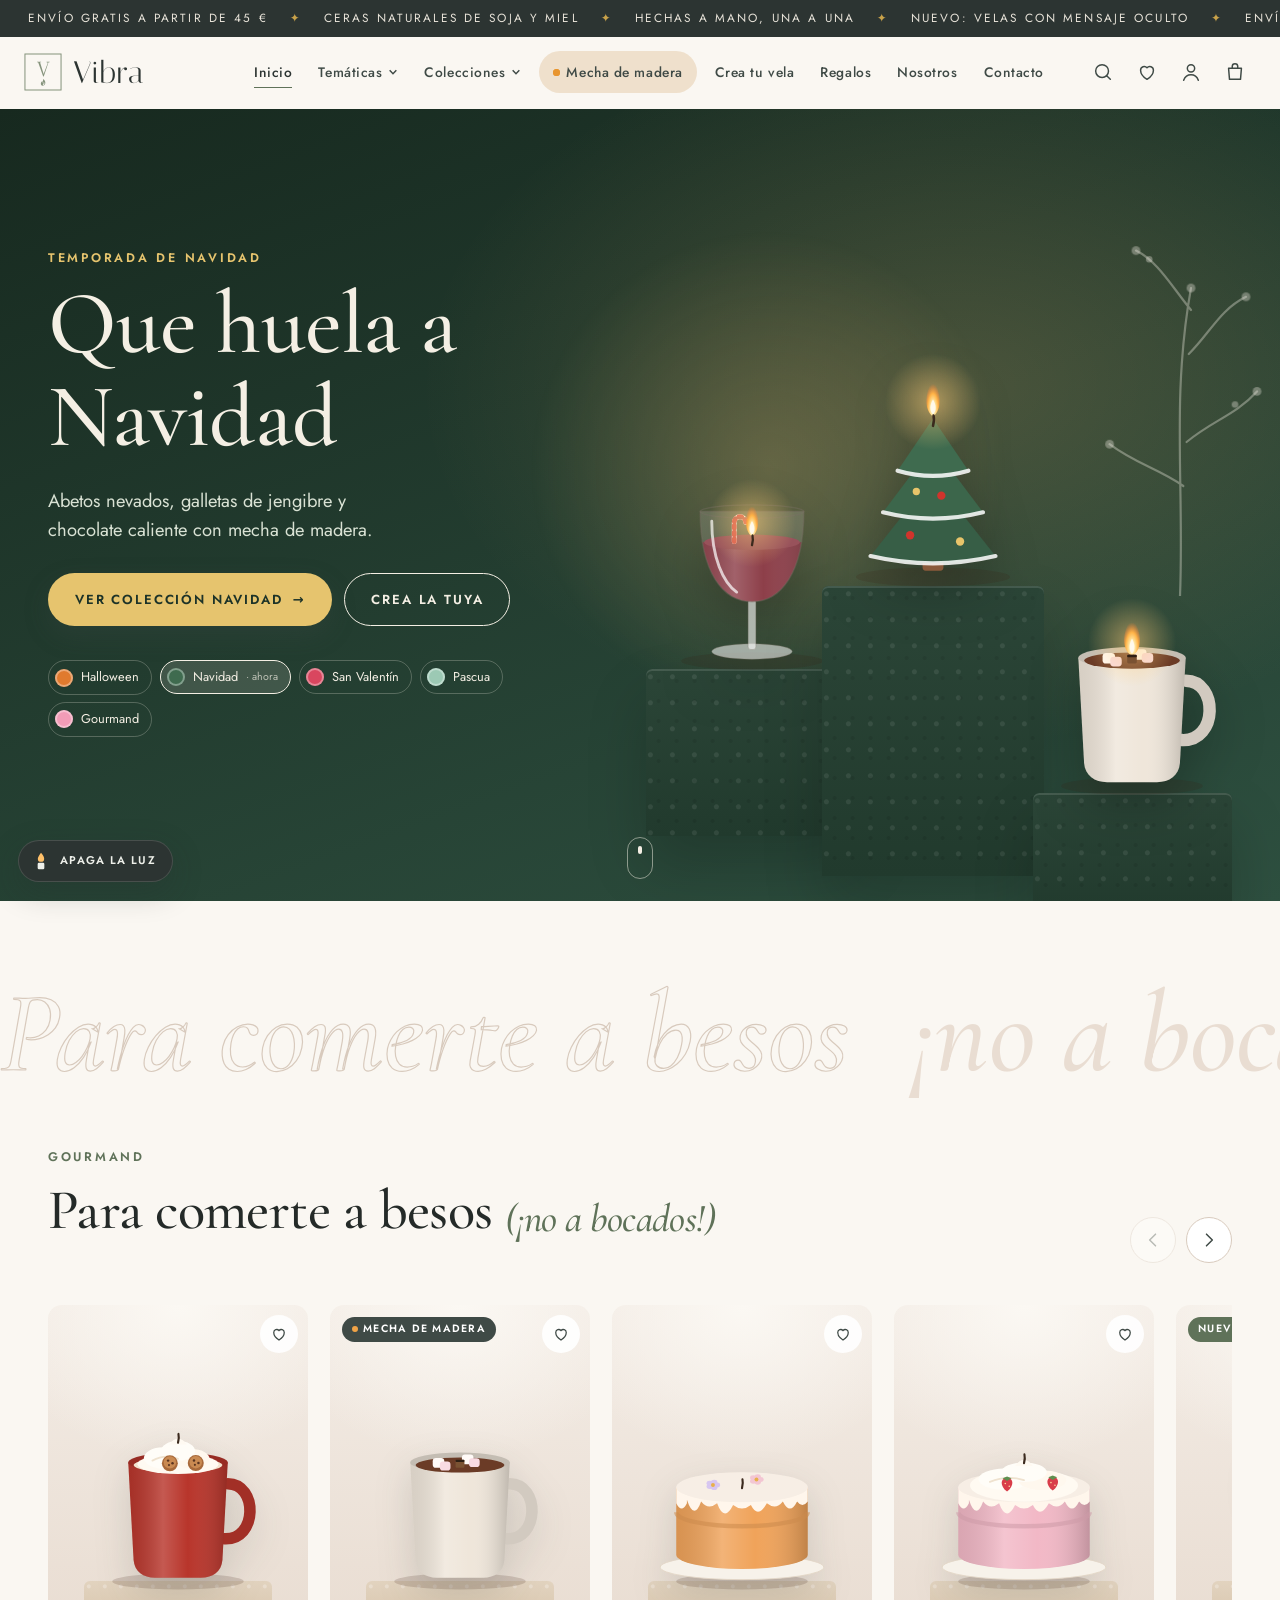
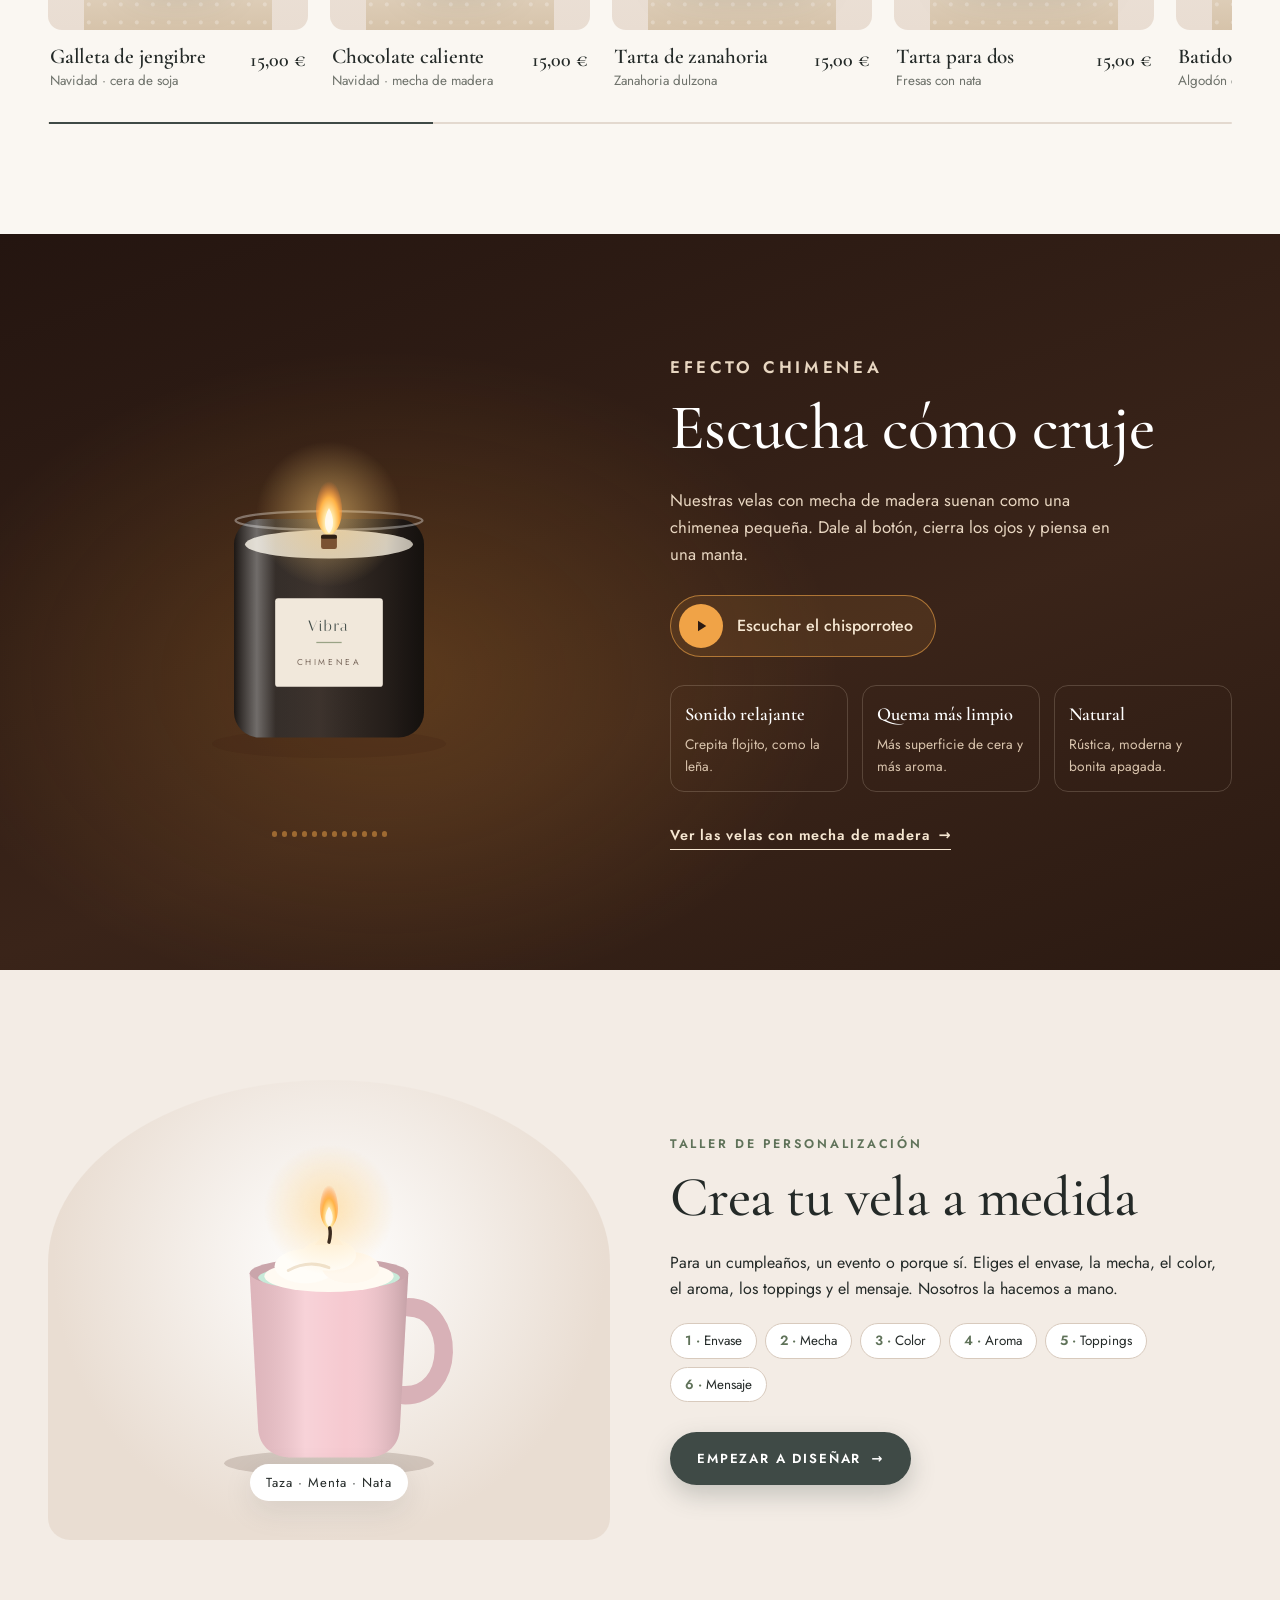
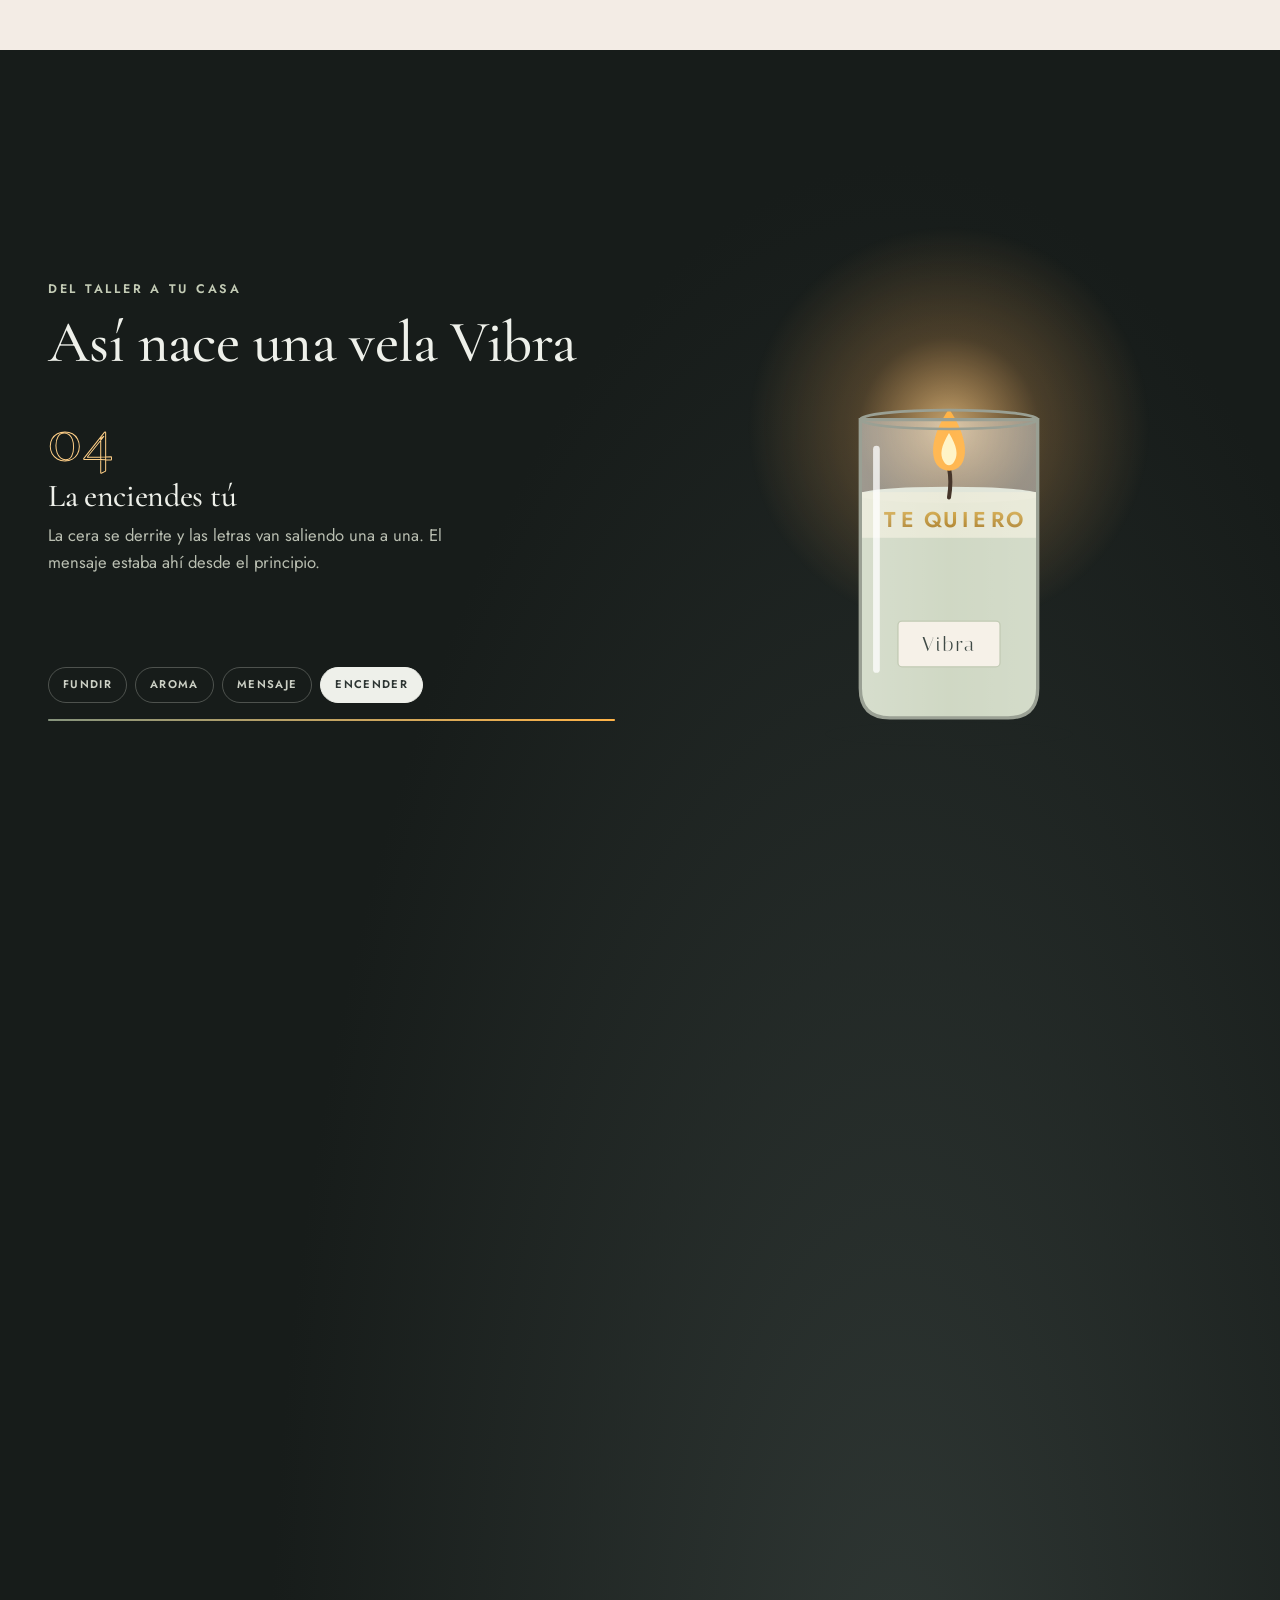
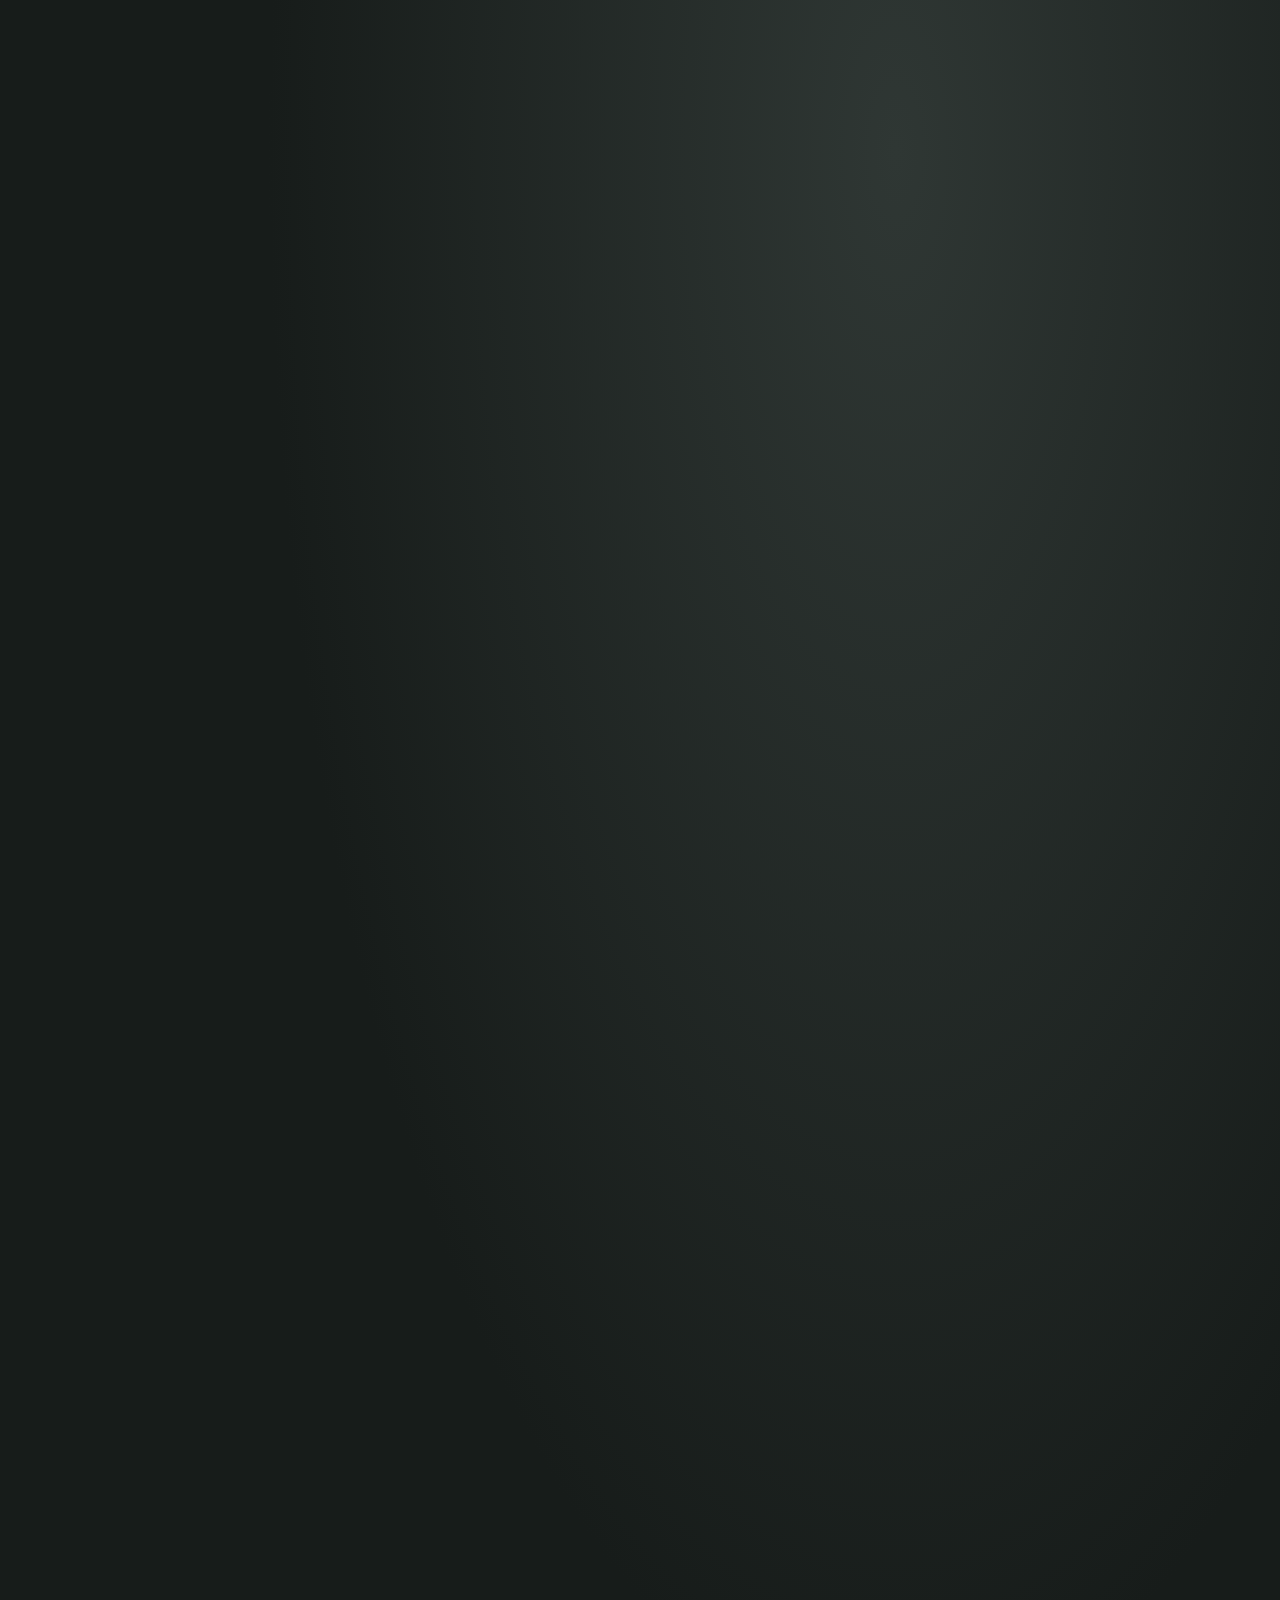
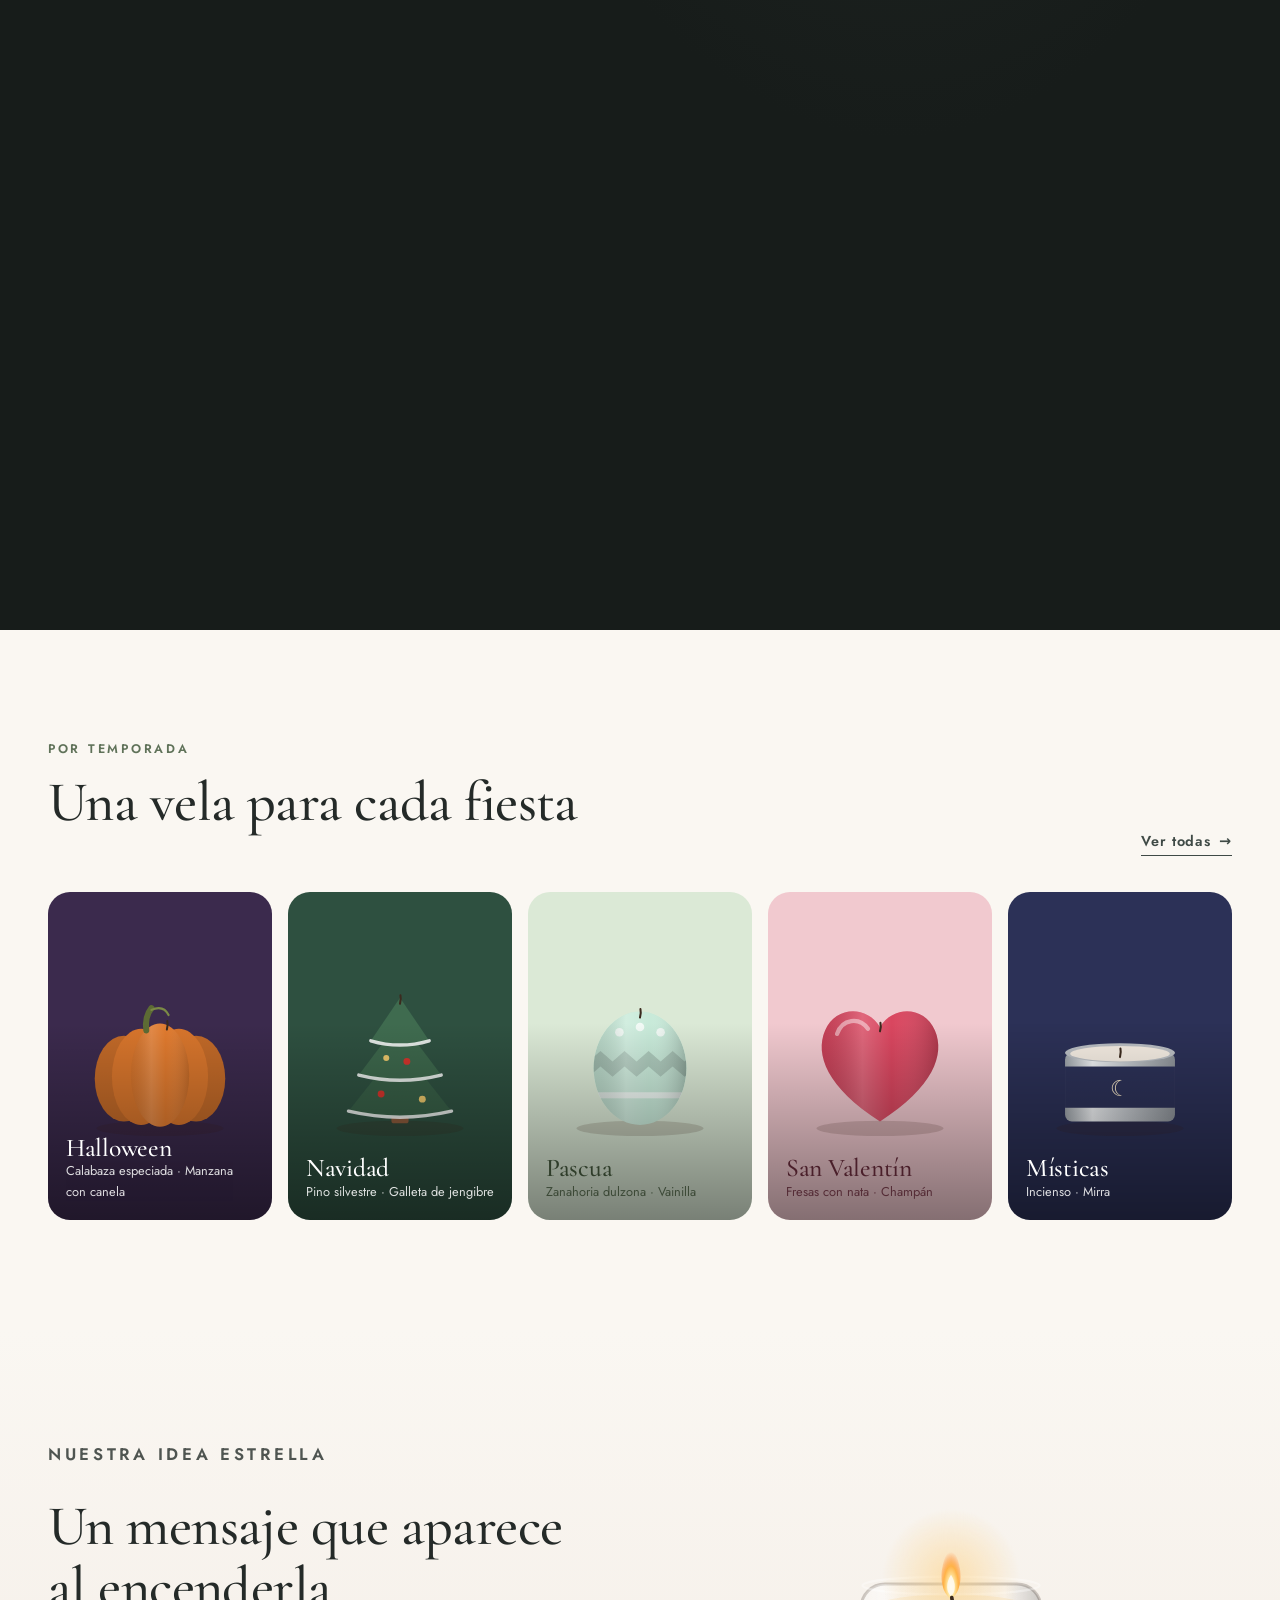
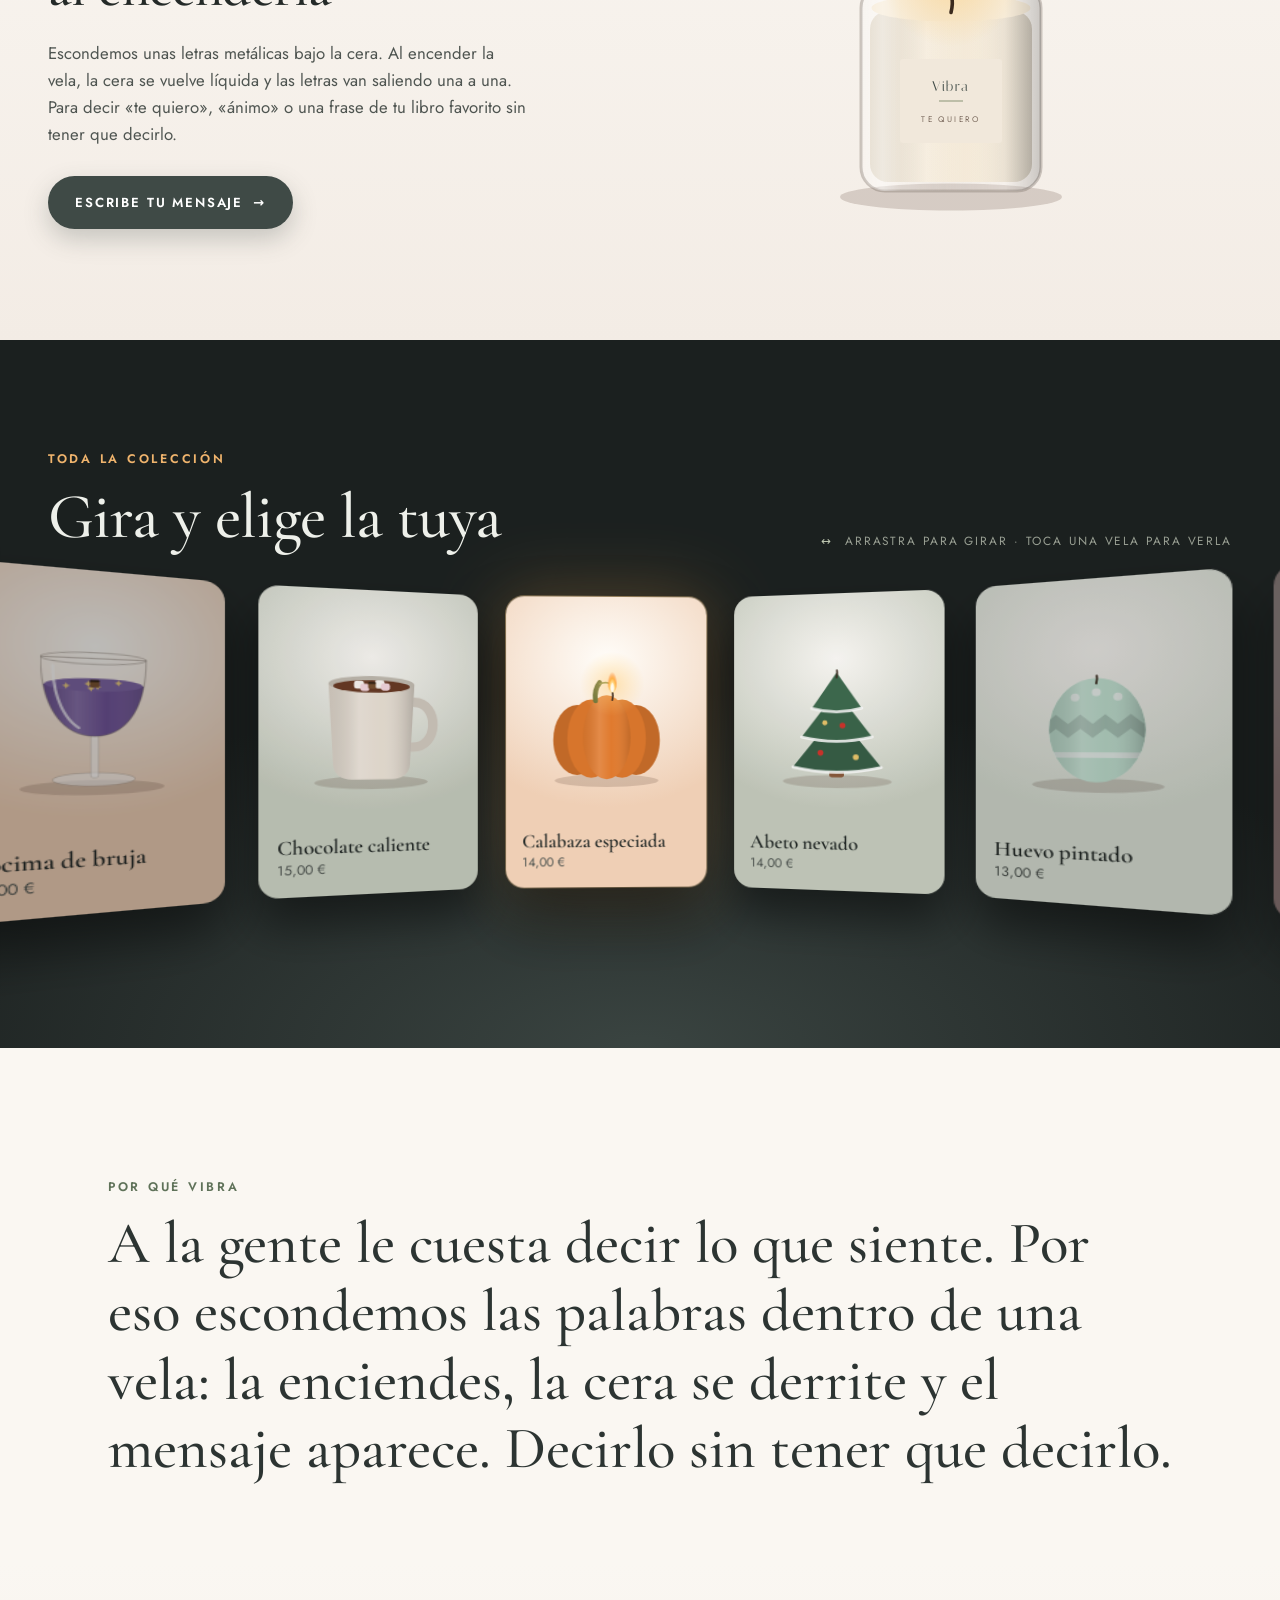
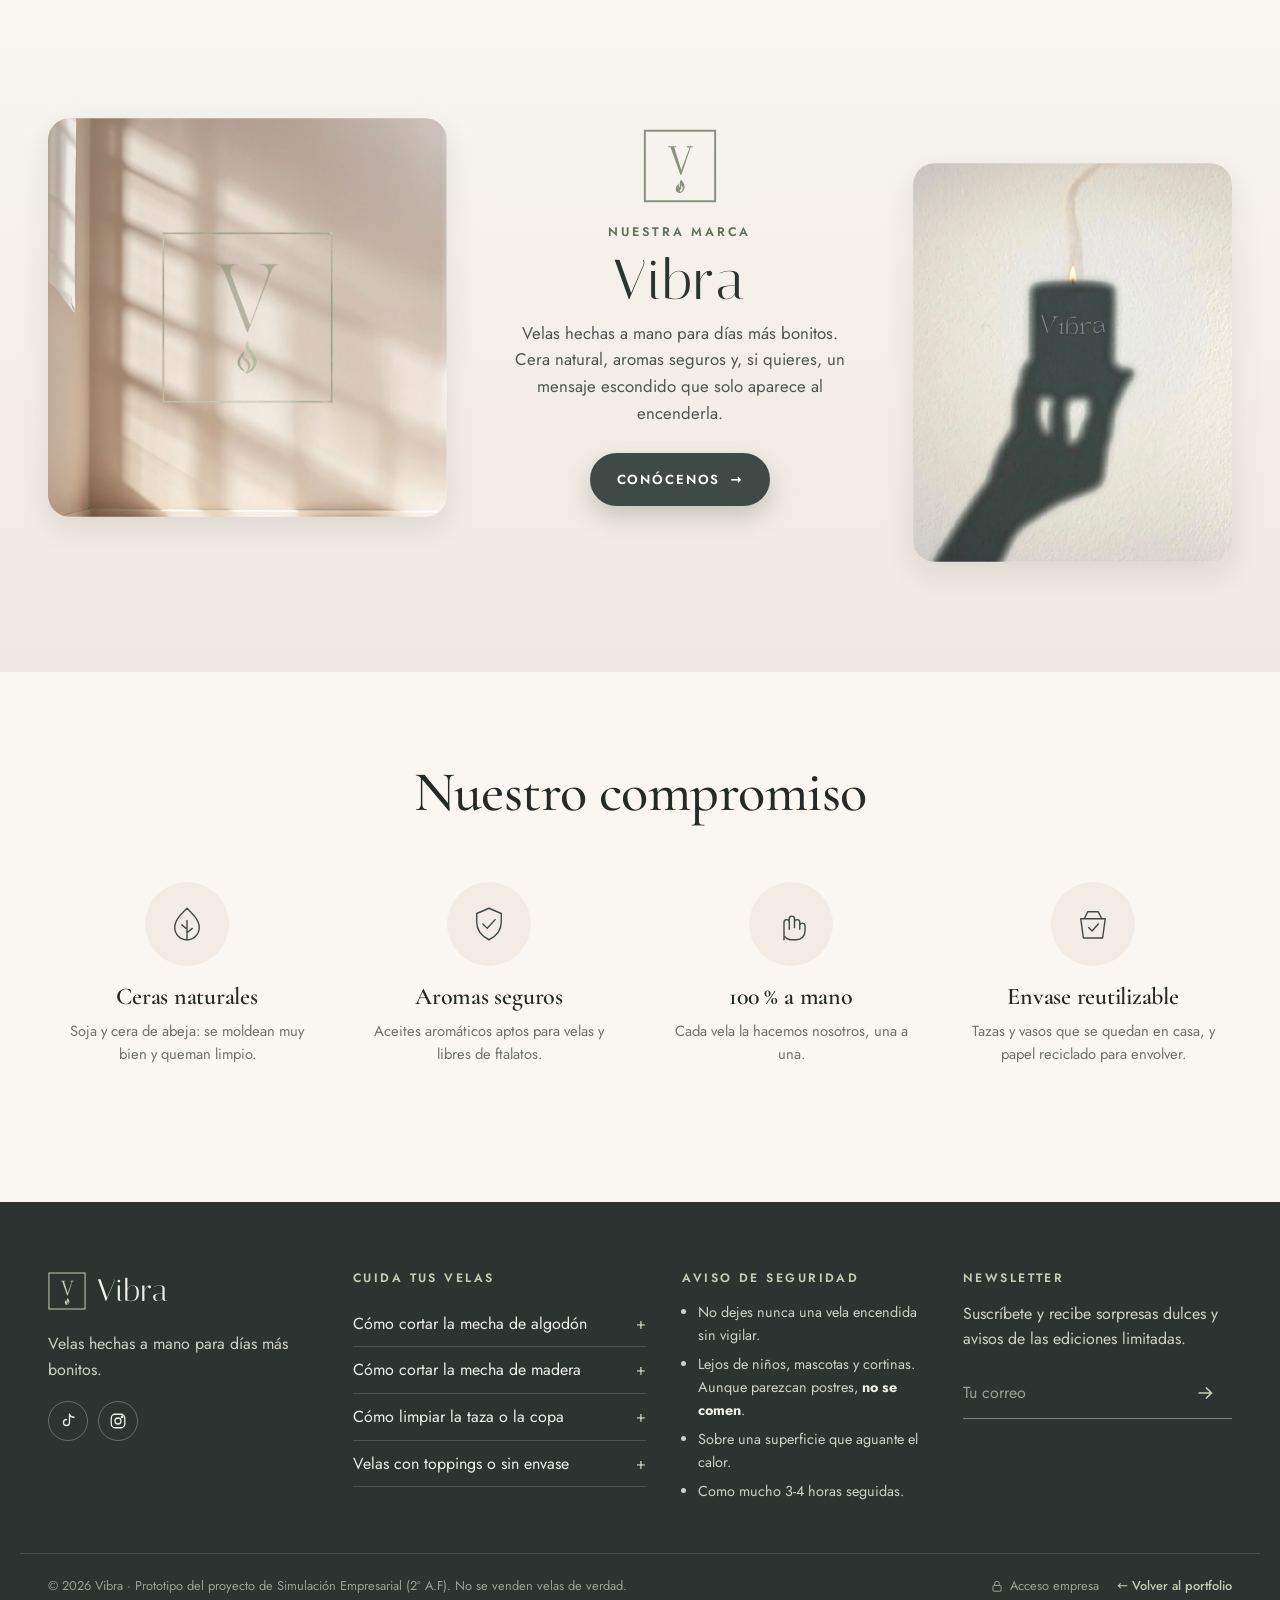
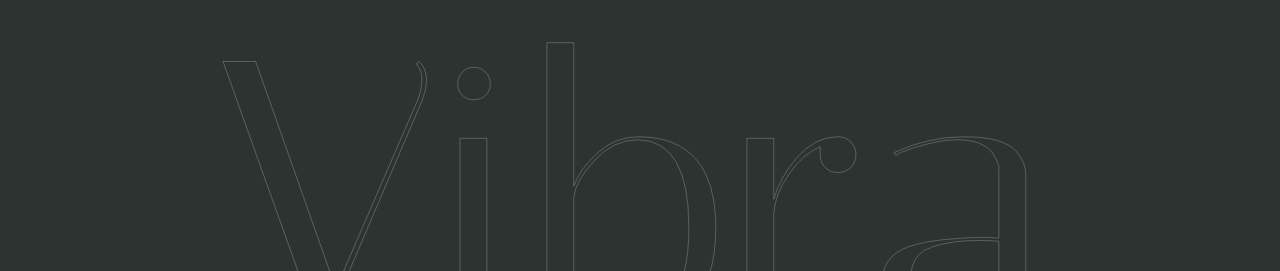
<file: vibra/index.html>
<!DOCTYPE html>
<html lang="es">
<head>
  <meta charset="UTF-8">
  <meta name="viewport" content="width=device-width, initial-scale=1.0">
  <title>Vibra · Velas hechas a mano</title>
  <meta name="description" content="Vibra: velas artesanas de cera natural. Temáticas, gourmand, naturaleza, mecha de madera y velas a tu gusto. Prototipo del proyecto de Simulación Empresarial.">
  <meta name="theme-color" content="#2c3432">
  <link rel="icon" href="data:image/svg+xml,%3Csvg xmlns='http://www.w3.org/2000/svg' viewBox='0 0 60 60'%3E%3Crect width='60' height='60' rx='10' fill='%23efe5dc'/%3E%3Crect x='5' y='5' width='50' height='50' fill='none' stroke='%236f7f68' stroke-width='2'/%3E%3Cpath fill='%236f7f68' d='M18 12h9v1.4h-2.2L31 33l6.6-18.4-2.4-1.2V12H43v1.4h-2.2L31.6 39h-1.4L20.4 13.4H18z'/%3E%3Cpath fill='%23c98a3c' d='M31 42c3 2.6 3.8 5.6 2.4 8-1 1.6-2.4 2.2-3.6 2.2-2 0-3.4-1.4-3.4-3.4 0-2 1.4-3.4 2.6-4.4 0 1.6.4 2.6 1.4 3.2-.6-2-.4-4 .6-5.6z'/%3E%3C/svg%3E">
  <link rel="preconnect" href="https://fonts.googleapis.com">
  <link rel="preconnect" href="https://fonts.gstatic.com" crossorigin>
  <link href="https://fonts.googleapis.com/css2?family=Cormorant+Garamond:ital,wght@0,500;0,600;1,500&family=Italiana&family=Jost:wght@400;500;600&display=swap" rel="stylesheet">
  <link rel="stylesheet" href="css/tienda.css?v=6">
  <script>
    /* Entrada animada: una vez por sesión, nunca dentro del portfolio ni con «reducir movimiento» */
    (function () { try { if (window.top === window && !sessionStorage.getItem('vibra-intro') && !matchMedia('(prefers-reduced-motion: reduce)').matches) document.documentElement.classList.add('has-intro'); } catch (e) {} })();
  </script>
</head>
<body>
  <a class="skip" href="#main">Saltar al contenido</a>

  <!-- Entrada (solo la primera vez) -->
  <div class="intro" id="intro" aria-hidden="true">
    <div class="intro-cols"><i></i><i></i><i></i><i></i><i></i></div>
    <div class="intro-inner">
      <svg class="intro-mark" viewBox="0 0 60 60"><rect class="mk-frame" x="1.5" y="1.5" width="57" height="57"/><path d="M20.5 14H27V14.7H25.3L31 33.2L37.7 15.2L35.6 14.7V14H40.5V14.7H38.7L31.2 37H30.3L22.3 14.7H20.5Z"/><path class="mk-flame" fill-rule="evenodd" d="M30.7 41C33.4 43.6 34.4 46.3 33.3 49 32.5 50.9 31 51.8 29.6 51.8 27.6 51.8 26.6 50.3 26.6 48.6 26.6 46.7 27.9 45.3 29 44.4 28.9 45.8 29.3 46.9 30.1 47.5 29.6 45.6 29.8 43 30.7 41ZM31.1 45.3C32.4 46.9 32.6 48.6 31.6 50 31 50.8 30.2 51 29.6 50.6 30.6 49.4 31.3 47.5 31.1 45.3Z"/></svg>
      <p class="intro-word"><span style="--k:0">V</span><span style="--k:1">i</span><span style="--k:2">b</span><span style="--k:3">r</span><span style="--k:4">a</span></p>
      <p class="intro-sub">Velas hechas a mano</p>
    </div>
    <span class="intro-skip">Toca para entrar</span>
  </div>

  <!-- Progreso de lectura: una mecha que se consume -->
  <div class="scroll-wick" aria-hidden="true"><span id="scroll-wick"></span></div>

  <!-- Modo vela -->
  <canvas class="night" id="night" aria-hidden="true"></canvas>
  <button class="lights-btn" id="lights-btn" type="button" aria-pressed="false">
    <span class="lights-ico" aria-hidden="true"><svg viewBox="0 0 24 24"><path class="li-flame" d="M12 2c2.6 2.9 3.8 5.2 3.8 7.2A3.8 3.8 0 0 1 12 13a3.8 3.8 0 0 1-3.8-3.8C8.2 7.6 9.3 5.6 12 2z"/><rect x="8" y="14" width="8" height="8" rx="1.5"/></svg></span>
    <span class="lights-label">Apaga la luz</span>
  </button>

  <!-- Barra de avisos (se mueve sola) -->
  <div class="announce" aria-label="Avisos">
    <div class="announce-track">
      <span>Envío gratis a partir de 45 €</span><span>Ceras naturales de soja y miel</span><span>Hechas a mano, una a una</span><span>Nuevo: velas con mensaje oculto</span>
      <span aria-hidden="true">Envío gratis a partir de 45 €</span><span aria-hidden="true">Ceras naturales de soja y miel</span><span aria-hidden="true">Hechas a mano, una a una</span><span aria-hidden="true">Nuevo: velas con mensaje oculto</span>
    </div>
  </div>

  <!-- Cabecera -->
  <header class="hdr" id="hdr">
    <div class="hdr-inner">
      <button class="icon-btn hdr-burger" id="burger" aria-label="Abrir menú" aria-expanded="false" aria-controls="menu-drawer">
        <svg viewBox="0 0 24 24" aria-hidden="true"><path d="M3 7h18M3 12h18M3 17h18"/></svg>
      </button>

      <a class="logo" href="#/" aria-label="Vibra, inicio">
        <svg class="logo-mark" viewBox="0 0 60 60" aria-hidden="true"><rect class="mk-frame" x="1.5" y="1.5" width="57" height="57"/><path d="M20.5 14H27V14.7H25.3L31 33.2L37.7 15.2L35.6 14.7V14H40.5V14.7H38.7L31.2 37H30.3L22.3 14.7H20.5Z"/><path class="mk-flame" fill-rule="evenodd" d="M30.7 41C33.4 43.6 34.4 46.3 33.3 49 32.5 50.9 31 51.8 29.6 51.8 27.6 51.8 26.6 50.3 26.6 48.6 26.6 46.7 27.9 45.3 29 44.4 28.9 45.8 29.3 46.9 30.1 47.5 29.6 45.6 29.8 43 30.7 41ZM31.1 45.3C32.4 46.9 32.6 48.6 31.6 50 31 50.8 30.2 51 29.6 50.6 30.6 49.4 31.3 47.5 31.1 45.3Z"/></svg>
        <span>Vibra</span>
      </a>

      <nav class="nav" aria-label="Principal">
        <ul class="nav-list">
          <li><a class="nav-link" href="#/" data-nav="inicio">Inicio</a></li>
          <li class="has-drop">
            <button class="nav-link" type="button" aria-expanded="false" aria-controls="drop-tematicas" data-nav="tematicas">Temáticas <svg class="chev" viewBox="0 0 12 12" aria-hidden="true"><path d="M2 4l4 4 4-4"/></svg></button>
            <div class="drop" id="drop-tematicas">
              <div class="drop-inner">
                <p class="drop-title">Velas temáticas y festivas</p>
                <ul class="drop-links" id="drop-tem-links"></ul>
                <a class="drop-feature" id="drop-tem-feature" href="#/tematicas"></a>
              </div>
            </div>
          </li>
          <li class="has-drop">
            <button class="nav-link" type="button" aria-expanded="false" aria-controls="drop-colecciones" data-nav="colecciones">Colecciones <svg class="chev" viewBox="0 0 12 12" aria-hidden="true"><path d="M2 4l4 4 4-4"/></svg></button>
            <div class="drop" id="drop-colecciones">
              <div class="drop-inner">
                <p class="drop-title">Gourmand, naturaleza y esotérica</p>
                <ul class="drop-links" id="drop-col-links"></ul>
                <a class="drop-feature" id="drop-col-feature" href="#/colecciones/dulces"></a>
              </div>
            </div>
          </li>
          <li><a class="nav-link nav-wood" href="#/mecha-de-madera" data-nav="madera"><span class="wood-dot" aria-hidden="true"></span>Mecha de madera</a></li>
          <li><a class="nav-link" href="#/crea-tu-vela" data-nav="crea">Crea tu vela</a></li>
          <li><a class="nav-link" href="#/regalos" data-nav="regalos">Regalos</a></li>
          <li><a class="nav-link" href="#/nosotros" data-nav="nosotros">Nosotros</a></li>
          <li><a class="nav-link" href="#/contacto" data-nav="contacto">Contacto</a></li>
        </ul>
      </nav>

      <div class="hdr-icons">
        <button class="icon-btn" id="open-search" aria-label="Buscar">
          <svg viewBox="0 0 24 24" aria-hidden="true"><circle cx="11" cy="11" r="7"/><path d="M20 20l-4-4"/></svg>
        </button>
        <button class="icon-btn" id="open-favs" aria-label="Favoritos">
          <svg viewBox="0 0 24 24" aria-hidden="true"><path d="M12 20s-7-4.4-7-10a4 4 0 0 1 7-2.6A4 4 0 0 1 19 10c0 5.6-7 10-7 10z"/></svg>
          <span class="badge" id="fav-count" hidden>0</span>
        </button>
        <button class="icon-btn hide-sm" id="open-account" aria-label="Mi cuenta">
          <svg viewBox="0 0 24 24" aria-hidden="true"><circle cx="12" cy="8" r="4"/><path d="M4 21c1.5-4 4.5-6 8-6s6.5 2 8 6"/></svg>
        </button>
        <button class="icon-btn" id="open-cart" aria-label="Carrito">
          <svg viewBox="0 0 24 24" aria-hidden="true"><path d="M5 8h14l-1 12H6L5 8z"/><path d="M9 8V6a3 3 0 0 1 6 0v2"/></svg>
          <span class="badge" id="cart-count" hidden>0</span>
        </button>
      </div>
    </div>
  </header>

  <main id="main">

    <!-- ================= INICIO ================= -->
    <section class="view" data-view="inicio" aria-label="Inicio">

      <!-- Banner de temporada -->
      <section class="hero" id="hero" data-season="halloween">
        <div class="hero-glow" id="hero-glow" aria-hidden="true"></div>
        <div class="hero-particles" id="hero-particles" aria-hidden="true"></div>
        <svg class="hero-branch" viewBox="0 0 200 400" aria-hidden="true"><path d="M100 400 C 104 300, 92 220, 110 120 M106 260 C 130 240, 150 236, 170 214 M103 300 C 80 284, 60 280, 36 262 M108 180 C 128 160, 136 140, 160 128 M110 140 C 92 118, 80 96, 60 86"/><g class="hero-berries"><circle cx="170" cy="214" r="4"/><circle cx="160" cy="128" r="4"/><circle cx="60" cy="86" r="4"/><circle cx="36" cy="262" r="4"/><circle cx="110" cy="120" r="4"/><circle cx="150" cy="226" r="3"/><circle cx="72" cy="94" r="3"/></g></svg>
        <div class="hero-inner">
          <div class="hero-text">
            <p class="eyebrow" id="hero-eyebrow">Temporada de Halloween</p>
            <h1 class="hero-title" id="hero-title">Noches de calabaza</h1>
            <p class="hero-sub" id="hero-sub">Calabazas, fantasmas y pócimas que huelen a otoño.</p>
            <div class="hero-actions">
              <a class="btn btn-solid" id="hero-cta" href="#/tematicas/halloween">Ver la colección <span class="arrow" aria-hidden="true">→</span></a>
              <a class="btn btn-line" href="#/crea-tu-vela">Crea la tuya</a>
            </div>
            <div class="hero-seasons" role="tablist" aria-label="Temporadas" id="hero-seasons"></div>
          </div>
          <div class="hero-stage" id="hero-stage">
            <div class="stage-block stage-block--a"><div class="stage-candle" data-slot="0"></div></div>
            <div class="stage-block stage-block--b"><div class="stage-candle" data-slot="1"></div></div>
            <div class="stage-block stage-block--c"><div class="stage-candle" data-slot="2"></div></div>
          </div>
        </div>
        <a class="hero-scroll" href="#besos" aria-label="Bajar"><span></span></a>
      </section>

      <!-- Para comerte a besos -->
      <section class="block besos" id="besos" aria-labelledby="besos-title">
        <div class="big-marquee" aria-hidden="true"><div class="big-marquee-track"><span>Para comerte a besos</span><span>¡no a bocados!</span><span>Para comerte a besos</span><span>¡no a bocados!</span><span>Para comerte a besos</span><span>¡no a bocados!</span></div></div>
        <div class="wrap">
          <div class="block-head">
            <div>
              <p class="eyebrow">Gourmand</p>
              <h2 id="besos-title">Para comerte a besos <em>(¡no a bocados!)</em></h2>
            </div>
            <div class="carousel-ctrls">
              <button class="round-btn" data-carousel-prev="besos-track" aria-label="Anteriores"><svg viewBox="0 0 24 24" aria-hidden="true"><path d="M15 5l-7 7 7 7"/></svg></button>
              <button class="round-btn" data-carousel-next="besos-track" aria-label="Siguientes"><svg viewBox="0 0 24 24" aria-hidden="true"><path d="M9 5l7 7-7 7"/></svg></button>
            </div>
          </div>
          <div class="carousel" id="besos-track" tabindex="0" aria-label="Velas que parecen postres"></div>
          <div class="carousel-progress" aria-hidden="true"><span id="besos-progress"></span></div>
        </div>
      </section>

      <!-- Mecha de madera -->
      <section class="wood" id="wood-feature" aria-labelledby="wood-title">
        <canvas class="wood-sparks" id="wood-sparks" aria-hidden="true"></canvas>
        <div class="wrap wood-inner">
          <div class="wood-visual">
            <div class="wood-candle" id="wood-candle"></div>
            <div class="eq" id="wood-eq" aria-hidden="true"><i></i><i></i><i></i><i></i><i></i><i></i><i></i><i></i><i></i><i></i><i></i><i></i></div>
          </div>
          <div class="wood-text">
            <p class="eyebrow eyebrow--light">Efecto chimenea</p>
            <h2 id="wood-title">Escucha cómo cruje</h2>
            <p>Nuestras velas con mecha de madera suenan como una chimenea pequeña. Dale al botón, cierra los ojos y piensa en una manta.</p>
            <button class="sound-btn" type="button" data-sound aria-pressed="false">
              <span class="sound-ico" aria-hidden="true"><svg class="i-play" viewBox="0 0 24 24"><path d="M8 5l11 7-11 7z"/></svg><svg class="i-pause" viewBox="0 0 24 24"><path d="M7 5h4v14H7zM13 5h4v14h-4z"/></svg></span>
              <span class="sound-label">Escuchar el chisporroteo</span>
            </button>
            <ul class="wood-benefits">
              <li><strong>Sonido relajante</strong>Crepita flojito, como la leña.</li>
              <li><strong>Quema más limpio</strong>Más superficie de cera y más aroma.</li>
              <li><strong>Natural</strong>Rústica, moderna y bonita apagada.</li>
            </ul>
            <a class="link-light" href="#/mecha-de-madera">Ver las velas con mecha de madera <span aria-hidden="true">→</span></a>
          </div>
        </div>
      </section>

      <!-- Crea tu vela -->
      <section class="block crea-promo" aria-labelledby="crea-promo-title">
        <div class="wrap crea-promo-inner">
          <div class="crea-promo-visual" data-reveal>
            <div class="crea-promo-candle" id="crea-promo-candle"></div>
            <p class="crea-promo-tag" id="crea-promo-tag">Taza · Menta · Nata</p>
          </div>
          <div class="crea-promo-text" data-reveal>
            <p class="eyebrow">Taller de personalización</p>
            <h2 id="crea-promo-title">Crea tu vela a medida</h2>
            <p>Para un cumpleaños, un evento o porque sí. Eliges el envase, la mecha, el color, el aroma, los toppings y el mensaje. Nosotros la hacemos a mano.</p>
            <ol class="mini-steps"><li>Envase</li><li>Mecha</li><li>Color</li><li>Aroma</li><li>Toppings</li><li>Mensaje</li></ol>
            <a class="btn btn-solid" href="#/crea-tu-vela">Empezar a diseñar <span class="arrow" aria-hidden="true">→</span></a>
          </div>
        </div>
      </section>

      <!-- Así nace una vela (se cuenta con el scroll) -->
      <section class="story" id="story" aria-labelledby="story-title">
        <div class="story-sticky">
          <div class="wrap story-inner">
            <div class="story-text">
              <p class="eyebrow">Del taller a tu casa</p>
              <h2 id="story-title">Así nace una vela Vibra</h2>
              <ol class="story-steps">
                <li class="story-step is-active"><span class="story-num">01</span><h3>Fundimos la cera</h3><p>Soja y cera de abeja en la jarra, a fuego lento y con el termómetro delante. Sin prisa: así queda lisa y sin burbujas.</p></li>
                <li class="story-step"><span class="story-num">02</span><h3>Aroma y color</h3><p>Pesamos el aroma en la báscula y añadimos el color gota a gota, hasta dar con el tono que buscamos.</p></li>
                <li class="story-step"><span class="story-num">03</span><h3>Escondemos el mensaje</h3><p>Con unas pinzas colocamos las letras metálicas y las tapamos con otra capa de cera. Desde fuera no se ve nada.</p></li>
                <li class="story-step"><span class="story-num">04</span><h3>La enciendes tú</h3><p>La cera se derrite y las letras van saliendo una a una. El mensaje estaba ahí desde el principio.</p></li>
              </ol>
              <div class="story-rail" id="story-rail">
                <span class="story-rail-line"><i id="story-rail-fill"></i></span>
                <button type="button" data-story="0" class="is-active">Fundir</button>
                <button type="button" data-story="1">Aroma</button>
                <button type="button" data-story="2">Mensaje</button>
                <button type="button" data-story="3">Encender</button>
              </div>
            </div>
            <div class="story-stage" aria-hidden="true">
              <svg class="story-svg" id="story-svg" viewBox="0 0 320 420">
                <defs>
                  <clipPath id="st-clip"><path d="M94 150 H226 V350 Q226 372 204 372 H116 Q94 372 94 350 Z"/></clipPath>
                  <radialGradient id="st-glow-g"><stop offset="0" stop-color="#ffd08a" stop-opacity=".75"/><stop offset=".45" stop-color="#ffb35c" stop-opacity=".22"/><stop offset="1" stop-color="#ffb35c" stop-opacity="0"/></radialGradient>
                  <linearGradient id="st-glass-g" x1="0" x2="1"><stop offset="0" stop-color="#fff" stop-opacity=".55"/><stop offset=".5" stop-color="#fff" stop-opacity=".15"/><stop offset="1" stop-color="#fff" stop-opacity=".4"/></linearGradient>
                  <linearGradient id="st-gold" x1="0" y1="0" x2="0" y2="1"><stop offset="0" stop-color="#e2b955"/><stop offset="1" stop-color="#9c6e1c"/></linearGradient>
                </defs>
                <circle class="st-glow" id="st-glow" cx="160" cy="150" r="150" fill="url(#st-glow-g)"/>
                <ellipse cx="160" cy="384" rx="92" ry="9" fill="rgba(36,44,42,.12)"/>
                <!-- jarra -->
                <g class="st-pitcher" id="st-pitcher">
                  <path d="M40 40 H112 L106 104 Q104 114 94 114 H58 Q48 114 46 104 Z" fill="#cfd5cc" stroke="#7d877c" stroke-width="2"/>
                  <path d="M112 40 L126 34 L114 50" fill="#cfd5cc" stroke="#7d877c" stroke-width="2" stroke-linejoin="round"/>
                  <path d="M46 56 Q28 60 30 78 Q32 92 48 94" fill="none" stroke="#7d877c" stroke-width="4" stroke-linecap="round"/>
                  <rect x="50" y="62" width="52" height="40" rx="4" class="st-pitcher-wax" fill="#f2eadb"/>
                </g>
                <path class="st-stream" id="st-stream" d="M0 0" fill="none" stroke="#f2eadb" stroke-width="7" stroke-linecap="round"/>
                <!-- cuentagotas -->
                <g class="st-dropper" id="st-dropper">
                  <rect x="232" y="20" width="14" height="22" rx="7" fill="#5f7259"/>
                  <path d="M234 42 H244 L241 92 Q239 98 237 92 Z" fill="rgba(255,255,255,.7)" stroke="#7d877c" stroke-width="1.5"/>
                </g>
                <g id="st-drops"><circle cx="0" cy="0" r="4"/><circle cx="0" cy="0" r="4"/><circle cx="0" cy="0" r="4"/></g>
                <!-- aroma -->
                <g class="st-wisps" id="st-wisps" fill="none" stroke="#9aa386" stroke-width="2" stroke-linecap="round">
                  <path d="M130 140 C120 120 140 108 130 88 C122 72 134 62 130 48"/>
                  <path d="M162 136 C152 112 174 100 162 76 C154 60 168 50 162 34"/>
                  <path d="M194 140 C184 120 204 108 194 88 C186 72 198 62 194 48"/>
                </g>
                <!-- vaso por detrás -->
                <path d="M94 150 H226 V350 Q226 372 204 372 H116 Q94 372 94 350 Z" fill="rgba(255,255,255,.35)"/>
                <g clip-path="url(#st-clip)">
                  <rect class="st-wax" id="st-wax" x="90" y="372" width="140" height="0" fill="#f2eadb"/>
                  <ellipse class="st-wax-top" id="st-wax-top" cx="160" cy="372" rx="68" ry="6" fill="#f7f1e6"/>
                  <path class="st-swirl" id="st-swirl" d="M100 300 C130 280 150 320 180 296 S220 290 226 300" fill="none" stroke="#fff" stroke-opacity=".55" stroke-width="3" stroke-linecap="round"/>
                  <rect class="st-melt" id="st-melt" x="90" y="202" width="140" height="34" fill="#fff8e8"/>
                </g>
                <g class="st-letters" id="st-letters" font-family="Jost, sans-serif" font-weight="600" font-size="16" text-anchor="middle" fill="url(#st-gold)"></g>
                <!-- mecha y llama -->
                <path class="st-wick" id="st-wick" d="M160 196 Q162 184 160 174" stroke="#3b2a1e" stroke-width="3" fill="none" stroke-linecap="round"/>
                <g class="st-flame" id="st-flame">
                  <path d="M160 128 C172 146 174 160 170 168 C166 176 154 176 150 168 C146 160 148 146 160 128 Z" fill="#ffb347"/>
                  <path d="M160 146 C166 156 167 162 164 167 C162 171 158 171 156 167 C153 162 154 156 160 146 Z" fill="#fff3c4"/>
                </g>
                <!-- vaso por delante -->
                <path d="M94 150 H226 V350 Q226 372 204 372 H116 Q94 372 94 350 Z" fill="url(#st-glass-g)" fill-opacity=".35" stroke="#9aa094" stroke-width="2.5"/>
                <ellipse cx="160" cy="150" rx="66" ry="7" fill="none" stroke="#9aa094" stroke-width="2"/>
                <path d="M106 172 V336" stroke="#fff" stroke-opacity=".75" stroke-width="5" stroke-linecap="round"/>
                <g class="st-label" id="st-label"><rect x="122" y="300" width="76" height="34" rx="3" fill="#f6f1e8" stroke="#c3cbb5"/><text x="160" y="322" text-anchor="middle" font-family="Italiana, serif" font-size="15" letter-spacing="1.5" fill="#3f4a46">Vibra</text></g>
              </svg>
            </div>
          </div>
        </div>
      </section>

      <!-- Festividades -->
      <section class="block fiestas" aria-labelledby="fiestas-title">
        <div class="wrap">
          <div class="block-head">
            <div>
              <p class="eyebrow">Por temporada</p>
              <h2 id="fiestas-title">Una vela para cada fiesta</h2>
            </div>
            <a class="link" href="#/tematicas">Ver todas <span aria-hidden="true">→</span></a>
          </div>
          <div class="fiesta-grid" id="fiesta-grid"></div>
        </div>
      </section>

      <!-- Mensaje oculto -->
      <section class="block secreto" aria-labelledby="secreto-title">
        <div class="wrap secreto-inner">
          <div class="secreto-text" data-reveal>
            <p class="eyebrow">Nuestra idea estrella</p>
            <h2 id="secreto-title">Un mensaje que aparece al encenderla</h2>
            <p>Escondemos unas letras metálicas bajo la cera. Al encender la vela, la cera se vuelve líquida y las letras van saliendo una a una. Para decir «te quiero», «ánimo» o una frase de tu libro favorito sin tener que decirlo.</p>
            <a class="btn btn-solid" href="#/crea-tu-vela?mensaje">Escribe tu mensaje <span class="arrow" aria-hidden="true">→</span></a>
          </div>
          <div class="secreto-visual" data-reveal aria-hidden="true">
            <div class="secreto-candle" id="secreto-candle"></div>
            <div class="secreto-letters" id="secreto-letters"></div>
          </div>
        </div>
      </section>

      <!-- La colección en 360° (carrusel en anillo) -->
      <section class="ring-sec" id="ring-sec" aria-labelledby="ring-title">
        <div class="wrap ring-head">
          <div>
            <p class="eyebrow eyebrow--light">Toda la colección</p>
            <h2 id="ring-title">Gira y elige la tuya</h2>
          </div>
          <p class="ring-hint"><span class="ring-hint-ico" aria-hidden="true">↔</span> Arrastra para girar · toca una vela para verla</p>
        </div>
        <div class="ring-stage" id="ring-stage">
          <div class="ring" id="ring"></div>
        </div>
      </section>

      <!-- Manifiesto -->
      <section class="manifiesto" aria-labelledby="manifiesto-title">
        <div class="wrap">
          <p class="eyebrow" id="manifiesto-title">Por qué Vibra</p>
          <p class="manifiesto-text" id="manifiesto">A la gente le cuesta decir lo que siente. Por eso escondemos las palabras dentro de una vela: la enciendes, la cera se derrite y el mensaje aparece. Decirlo sin tener que decirlo.</p>
        </div>
      </section>

      <!-- La marca -->
      <section class="block marca" aria-labelledby="marca-title">
        <div class="wrap marca-inner">
          <figure class="marca-img reveal-clip" data-reveal><img src="img/vibra-logo.jpg" alt="Logo de Vibra: una V con una llama dentro de un cuadrado, en una pared con luz de ventana" width="1024" height="1024" loading="lazy"></figure>
          <div class="marca-text" data-reveal>
            <svg class="logo-mark marca-mark" viewBox="0 0 60 60" aria-hidden="true"><rect class="mk-frame" x="1.5" y="1.5" width="57" height="57"/><path d="M20.5 14H27V14.7H25.3L31 33.2L37.7 15.2L35.6 14.7V14H40.5V14.7H38.7L31.2 37H30.3L22.3 14.7H20.5Z"/><path class="mk-flame" fill-rule="evenodd" d="M30.7 41C33.4 43.6 34.4 46.3 33.3 49 32.5 50.9 31 51.8 29.6 51.8 27.6 51.8 26.6 50.3 26.6 48.6 26.6 46.7 27.9 45.3 29 44.4 28.9 45.8 29.3 46.9 30.1 47.5 29.6 45.6 29.8 43 30.7 41ZM31.1 45.3C32.4 46.9 32.6 48.6 31.6 50 31 50.8 30.2 51 29.6 50.6 30.6 49.4 31.3 47.5 31.1 45.3Z"/></svg>
            <p class="eyebrow">Nuestra marca</p>
            <h2 class="marca-name" id="marca-title" aria-label="Vibra"><span style="--k:0" aria-hidden="true">V</span><span style="--k:1" aria-hidden="true">i</span><span style="--k:2" aria-hidden="true">b</span><span style="--k:3" aria-hidden="true">r</span><span style="--k:4" aria-hidden="true">a</span></h2>
            <p>Velas hechas a mano para días más bonitos. Cera natural, aromas seguros y, si quieres, un mensaje escondido que solo aparece al encenderla.</p>
            <a class="btn btn-solid" href="#/nosotros">Conócenos <span class="arrow" aria-hidden="true">→</span></a>
          </div>
          <figure class="marca-img marca-img--alt reveal-clip" data-reveal><img src="img/vibra-vela.jpg" alt="Sombra de una mano sujetando una vela encendida con el nombre Vibra" width="1078" height="1347" loading="lazy"></figure>
        </div>
      </section>

      <!-- Compromiso de calidad -->
      <section class="block calidad" aria-labelledby="calidad-title">
        <div class="wrap">
          <h2 class="center" id="calidad-title">Nuestro compromiso</h2>
          <ul class="calidad-grid">
            <li data-reveal>
              <span class="cal-ico" aria-hidden="true"><svg viewBox="0 0 48 48"><path d="M24 6c8 8 14 14 14 22a14 14 0 0 1-28 0c0-8 6-14 14-22z"/><path d="M24 20v22M24 30l-6-5M24 34l6-5"/></svg></span>
              <h3>Ceras naturales</h3><p>Soja y cera de abeja: se moldean muy bien y queman limpio.</p>
            </li>
            <li data-reveal>
              <span class="cal-ico" aria-hidden="true"><svg viewBox="0 0 48 48"><path d="M24 6l14 6v10c0 9-6 16-14 20-8-4-14-11-14-20V12z"/><path d="M17 24l5 5 9-10"/></svg></span>
              <h3>Aromas seguros</h3><p>Aceites aromáticos aptos para velas y libres de ftalatos.</p>
            </li>
            <li data-reveal>
              <span class="cal-ico" aria-hidden="true"><svg viewBox="0 0 48 48"><path d="M16 42V22a3 3 0 0 1 6 0v8M22 26v-8a3 3 0 0 1 6 0v10M28 22a3 3 0 0 1 6 0v8M34 26a3 3 0 0 1 6 0v6c0 6-4 10-10 10h-6c-4 0-6-2-8-4"/></svg></span>
              <h3><span class="count" data-count="100">0</span> % a mano</h3><p>Cada vela la hacemos nosotros, una a una.</p>
            </li>
            <li data-reveal>
              <span class="cal-ico" aria-hidden="true"><svg viewBox="0 0 48 48"><path d="M14 18l4-8h12l4 8M10 18h28l-3 22H13z"/><path d="M19 28l4 4 7-8"/></svg></span>
              <h3>Envase reutilizable</h3><p>Tazas y vasos que se quedan en casa, y papel reciclado para envolver.</p>
            </li>
          </ul>
        </div>
      </section>
    </section>

    <!-- ================= TEMÁTICAS ================= -->
    <section class="view" data-view="tematicas" aria-labelledby="tem-title" hidden>
      <header class="page-head" id="tem-head">
        <div class="wrap">
          <p class="crumbs"><a href="#/">Inicio</a> <span aria-hidden="true">/</span> Temáticas</p>
          <h1 id="tem-title">Velas temáticas y festivas</h1>
          <p class="page-sub">Ordenadas por temporada para encontrar rápido lo que buscas.</p>
        </div>
      </header>
      <div class="wrap">
        <div class="chips" role="tablist" aria-label="Temporadas" id="tem-chips"></div>
        <div class="cat-intro" id="tem-intro"></div>
        <div class="grid" id="tem-grid"></div>
      </div>
    </section>

    <!-- ================= COLECCIONES ================= -->
    <section class="view" data-view="colecciones" aria-labelledby="col-title" hidden>
      <header class="page-head page-head--light">
        <div class="wrap">
          <p class="crumbs"><a href="#/">Inicio</a> <span aria-hidden="true">/</span> Colecciones</p>
          <h1 id="col-title">Gourmand, naturaleza y esotérica</h1>
          <p class="page-sub">Formas, aromas y sensaciones. Elige una colección.</p>
        </div>
      </header>
      <div class="wrap">
        <div class="chips" role="tablist" aria-label="Colecciones" id="col-chips"></div>
        <div class="cat-intro" id="col-intro"></div>
        <div class="zodiac" id="zodiac" hidden>
          <div class="zodiac-wheel" id="zodiac-wheel"></div>
          <div class="zodiac-info" id="zodiac-info" aria-live="polite"></div>
        </div>
        <div class="grid" id="col-grid"></div>
      </div>
    </section>

    <!-- ================= MECHA DE MADERA ================= -->
    <section class="view" data-view="madera" aria-labelledby="mad-title" hidden>
      <header class="page-head page-head--wood">
        <div class="wrap mad-head">
          <div>
            <p class="crumbs"><a href="#/">Inicio</a> <span aria-hidden="true">/</span> Mecha de madera</p>
            <h1 id="mad-title">Velas con mecha de madera</h1>
            <p class="page-sub">La mecha natural que cruje como una chimenea.</p>
            <button class="sound-btn" type="button" data-sound aria-pressed="false">
              <span class="sound-ico" aria-hidden="true"><svg class="i-play" viewBox="0 0 24 24"><path d="M8 5l11 7-11 7z"/></svg><svg class="i-pause" viewBox="0 0 24 24"><path d="M7 5h4v14H7zM13 5h4v14h-4z"/></svg></span>
              <span class="sound-label">Escuchar el chisporroteo</span>
            </button>
          </div>
          <div class="mad-head-candle" id="mad-head-candle"></div>
        </div>
      </header>
      <div class="wrap">
        <h2 class="sec-title">¿Por qué mecha de madera?</h2>
        <div class="why" id="why">
          <div class="why-tabs" role="tablist" aria-label="Ventajas">
            <button class="why-tab is-active" role="tab" id="why-t1" aria-controls="why-p1" aria-selected="true">Sonido relajante</button>
            <button class="why-tab" role="tab" id="why-t2" aria-controls="why-p2" aria-selected="false" tabindex="-1">Quemado más limpio</button>
            <button class="why-tab" role="tab" id="why-t3" aria-controls="why-p3" aria-selected="false" tabindex="-1">Estética natural</button>
          </div>
          <div class="why-panel" id="why-p1" role="tabpanel" aria-labelledby="why-t1">
            <div class="why-anim why-anim--sound" aria-hidden="true"><i></i><i></i><i></i><i></i><i></i><i></i><i></i></div>
            <p>Crepita delicadamente, como una chimenea pequeña. Es el sonido que más se comenta cuando alguien la enciende por primera vez.</p>
          </div>
          <div class="why-panel" id="why-p2" role="tabpanel" aria-labelledby="why-t2" hidden>
            <div class="why-anim why-anim--pool" aria-hidden="true"><span></span></div>
            <p>La mecha plana derrite más superficie de cera: la piscina de cera es más grande y el aroma sale de forma constante.</p>
          </div>
          <div class="why-panel" id="why-p3" role="tabpanel" aria-labelledby="why-t3" hidden>
            <div class="why-anim why-anim--wood" aria-hidden="true"><span></span><span></span><span></span></div>
            <p>Rústica, moderna y elegante. Queda bonita incluso apagada.</p>
          </div>
        </div>

        <div class="chips chips--filter" role="group" aria-label="Filtrar" id="mad-filters"></div>
        <div class="grid" id="mad-grid"></div>

        <section class="guide" aria-labelledby="guide-title">
          <h2 class="sec-title" id="guide-title">Guía de uso</h2>
          <ol class="guide-steps">
            <li data-reveal><span class="guide-ill guide-ill--1" aria-hidden="true"></span><strong>Antes de encenderla</strong>Quita la parte quemada de la madera con los dedos o con un papel. Tiene que quedar más o menos medio centímetro.</li>
            <li data-reveal><span class="guide-ill guide-ill--2" aria-hidden="true"></span><strong>Enciéndela inclinada</strong>Acerca la llama a lo largo de la mecha unos segundos. Al principio la llama es pequeña: es normal.</li>
            <li data-reveal><span class="guide-ill guide-ill--3" aria-hidden="true"></span><strong>Déjala hasta el borde</strong>La primera vez, déjala encendida hasta que toda la superficie esté líquida. Así no hace túnel.</li>
          </ol>
        </section>
      </div>
    </section>

    <!-- ================= CREA TU VELA ================= -->
    <section class="view" data-view="crea" aria-labelledby="crea-title" hidden>
      <header class="page-head page-head--light">
        <div class="wrap">
          <p class="crumbs"><a href="#/">Inicio</a> <span aria-hidden="true">/</span> Crea tu vela</p>
          <h1 id="crea-title">Crea tu vela</h1>
          <p class="page-sub">Seis pasos y la tienes. La vas viendo cambiar mientras eliges.</p>
        </div>
      </header>
      <div class="wrap crea">
        <div class="crea-preview">
          <div class="crea-stage">
            <div class="crea-candle" id="crea-candle"></div>
            <div class="crea-msg" id="crea-msg" aria-hidden="true"></div>
            <button class="crea-light" type="button" id="crea-light" aria-pressed="true">Apagar</button>
          </div>
          <dl class="crea-summary" id="crea-summary"></dl>
          <div class="crea-total"><span>Total</span><strong id="crea-price">16,00 €</strong></div>
          <button class="btn btn-solid btn-block" type="button" id="crea-add">Añadir al carrito</button>
        </div>

        <div class="crea-steps">
          <ol class="crea-progress" id="crea-progress" aria-label="Pasos"></ol>
          <div class="crea-panels" id="crea-panels">
            <fieldset class="crea-panel" data-step="0">
              <legend>1. Elige el envase o molde</legend>
              <div class="opt-grid" id="opt-envase"></div>
            </fieldset>
            <fieldset class="crea-panel" data-step="1" hidden>
              <legend>2. Elige la mecha</legend>
              <div class="opt-grid opt-grid--2" id="opt-mecha"></div>
              <button class="sound-btn sound-btn--small" type="button" data-sound aria-pressed="false">
                <span class="sound-ico" aria-hidden="true"><svg class="i-play" viewBox="0 0 24 24"><path d="M8 5l11 7-11 7z"/></svg><svg class="i-pause" viewBox="0 0 24 24"><path d="M7 5h4v14H7zM13 5h4v14h-4z"/></svg></span>
                <span class="sound-label">Escuchar la mecha de madera</span>
              </button>
            </fieldset>
            <fieldset class="crea-panel" data-step="2" hidden>
              <legend>3. Elige el color</legend>
              <div id="opt-color"></div>
            </fieldset>
            <fieldset class="crea-panel" data-step="3" hidden>
              <legend>4. Elige el aroma</legend>
              <label class="field"><span>Aroma</span><select id="opt-aroma"></select></label>
              <p class="hint" id="aroma-hint"></p>
            </fieldset>
            <fieldset class="crea-panel" data-step="4" hidden>
              <legend>5. Añade toppings de cera <small>(hasta 3)</small></legend>
              <div class="topping-grid" id="opt-toppings"></div>
              <label class="field" id="sign-field" hidden><span>Tu signo</span><select id="opt-signo"></select></label>
            </fieldset>
            <fieldset class="crea-panel" data-step="5" hidden>
              <legend>6. Etiqueta o mensaje</legend>
              <div class="msg-mode" role="radiogroup" aria-label="Tipo de mensaje">
                <label class="msg-opt"><input type="radio" name="msgmode" value="etiqueta" checked><span><strong>Etiqueta</strong>Texto impreso en la etiqueta</span></label>
                <label class="msg-opt"><input type="radio" name="msgmode" value="oculto"><span><strong>Mensaje oculto</strong>Letras metálicas que aparecen al derretirse (+1 €)</span></label>
              </div>
              <label class="field"><span id="msg-label">Texto de la etiqueta</span><input type="text" id="opt-msg" maxlength="30" placeholder="Feliz cumpleaños María"></label>
              <p class="hint" id="msg-hint">Ejemplos: «Feliz cumpleaños María», «Propiedad de la bruja de la casa», «Energía Tauro».</p>
            </fieldset>
          </div>
          <div class="crea-nav">
            <button class="btn btn-line" type="button" id="crea-prev">Anterior</button>
            <button class="btn btn-solid" type="button" id="crea-next">Siguiente</button>
          </div>
        </div>
      </div>
    </section>

    <!-- ================= FICHA DE PRODUCTO ================= -->
    <section class="view" data-view="producto" aria-label="Producto" hidden>
      <div class="wrap" id="product"></div>
    </section>

    <!-- ================= REGALOS ================= -->
    <section class="view" data-view="regalos" aria-labelledby="reg-title" hidden>
      <header class="page-head page-head--gift">
        <div class="wrap">
          <p class="crumbs"><a href="#/">Inicio</a> <span aria-hidden="true">/</span> Regalos</p>
          <h1 id="reg-title">Regalos y eventos</h1>
          <p class="page-sub">Cumpleaños, cajas temáticas, bodas y empresas.</p>
        </div>
      </header>
      <div class="wrap">
        <div class="gift-intro">
          <article class="gift-card" data-reveal>
            <div class="gift-ill" id="gift-mini"></div>
            <h3>Detalles para cumpleaños y fiestas</h3>
            <p>Mini tartas de vela como recuerdo para los invitados. Las hacemos con el color y el aroma de la fiesta.</p>
            <a class="link" href="#/contacto">Pedir presupuesto <span aria-hidden="true">→</span></a>
          </article>
          <article class="gift-card" data-reveal>
            <div class="gift-ill" id="gift-boda"></div>
            <h3>Bodas y empresas</h3>
            <p>Velas temáticas con nombres o logotipos para regalar a los invitados o al equipo.</p>
            <a class="link" href="#/contacto">Cuéntanos tu idea <span aria-hidden="true">→</span></a>
          </article>
        </div>
        <h2 class="sec-title">Cajas y packs</h2>
        <div class="grid grid--boxes" id="reg-grid"></div>
      </div>
    </section>

    <!-- ================= ÁREA DE EMPRESA (privada) ================= -->
    <section class="view view--empresa" data-view="empresa" aria-label="Área de empresa" hidden>
      <div class="wrap emp" id="empresa"></div>
    </section>

    <!-- ================= SOBRE NOSOTROS ================= -->
    <section class="view" data-view="nosotros" aria-labelledby="nos-title" hidden>
      <header class="page-head page-head--light">
        <div class="wrap">
          <p class="crumbs"><a href="#/">Inicio</a> <span aria-hidden="true">/</span> Sobre nosotros</p>
          <h1 id="nos-title">Hechas a mano por Jorge y Maite</h1>
        </div>
      </header>
      <div class="wrap about">
        <div class="about-text" data-reveal>
          <p class="lead">Vibra nace de algo que vemos mucho: a la gente le cuesta decir lo que siente. Una vela es una forma bonita de decirlo sin tener que decirlo.</p>
          <p>Somos dos estudiantes de Administración y Finanzas. Nos gusta leer, la papelería y estudiar con una vela encendida, y queríamos regalos que sorprendan de verdad, no lo de siempre.</p>
          <p>Hacemos las velas en un taller pequeño en casa: fundimos la cera, mezclamos aroma y color, las vertemos y las decoramos una a una. También llevamos las redes, los pedidos y las cuentas.</p>
        </div>
        <div class="team" data-reveal>
          <figure class="member"><img src="img/jorge.jpg" alt="Jorge" width="220" height="220" loading="lazy"><figcaption><strong>Jorge</strong>Creativo y organizado</figcaption></figure>
          <figure class="member"><img src="img/maite.jpg" alt="Maite" width="220" height="220" loading="lazy"><figcaption><strong>Maite</strong>Vídeos y redes</figcaption></figure>
        </div>
      </div>
      <div class="wrap brand-row">
        <figure class="brand-photo reveal-clip" data-reveal><img src="img/vibra-vela.jpg" alt="Sombra de una mano sujetando una vela encendida con el nombre Vibra" width="1078" height="1347" loading="lazy"><figcaption>Vibra</figcaption></figure>
        <figure class="brand-photo reveal-clip" data-reveal><img src="img/vibra-logo.jpg" alt="Logo de Vibra en una pared con luz de ventana" width="1024" height="1024" loading="lazy"><figcaption>Nuestro logo: la V con una llama</figcaption></figure>
      </div>
      <div class="wrap">
        <ul class="values">
          <li data-reveal><strong>Cera vegetal</strong>Soja y cera de abeja.</li>
          <li data-reveal><strong>Envase reutilizable</strong>La taza se queda en casa.</li>
          <li data-reveal><strong>Papel reciclado</strong>Para envolver cada pedido.</li>
          <li data-reveal><strong>Hecho a mano</strong>Una a una, en nuestro taller.</li>
        </ul>
      </div>
    </section>

    <!-- ================= CONTACTO ================= -->
    <section class="view" data-view="contacto" aria-labelledby="con-title" hidden>
      <header class="page-head page-head--light">
        <div class="wrap">
          <p class="crumbs"><a href="#/">Inicio</a> <span aria-hidden="true">/</span> Contacto</p>
          <h1 id="con-title">Hablamos</h1>
          <p class="page-sub">Pedidos personalizados, eventos, empresas o cualquier duda.</p>
        </div>
      </header>
      <div class="wrap contact">
        <form class="contact-form" id="contact-form" novalidate>
          <label class="field"><span>Nombre</span><input type="text" name="nombre" required autocomplete="name"></label>
          <label class="field"><span>Correo</span><input type="email" name="email" required autocomplete="email"></label>
          <label class="field"><span>¿Sobre qué?</span>
            <select name="tema"><option>Pedido personalizado</option><option>Evento o fiesta</option><option>Bodas o empresas</option><option>Otra cosa</option></select>
          </label>
          <label class="field"><span>Mensaje</span><textarea name="mensaje" rows="5" required></textarea></label>
          <button class="btn btn-solid" type="submit">Enviar</button>
          <p class="form-note" id="contact-note" role="status"></p>
        </form>
        <aside class="contact-side">
          <h2>También por aquí</h2>
          <p>Por Instagram y WhatsApp concretamos los detalles de cada vela personalizada.</p>
          <div class="social">
            <button class="social-btn" type="button" data-soon="Instagram"><svg viewBox="0 0 24 24" aria-hidden="true"><rect x="3" y="3" width="18" height="18" rx="5"/><circle cx="12" cy="12" r="4"/><circle cx="17.5" cy="6.5" r="1"/></svg>Instagram</button>
            <button class="social-btn" type="button" data-soon="TikTok"><svg viewBox="0 0 24 24" aria-hidden="true"><path d="M14 3v11a4 4 0 1 1-4-4M14 3c1 3 3 4 6 4"/></svg>TikTok</button>
            <button class="social-btn" type="button" data-soon="WhatsApp"><svg viewBox="0 0 24 24" aria-hidden="true"><path d="M4 20l1.5-4A8 8 0 1 1 9 19z"/></svg>WhatsApp</button>
          </div>
        </aside>
      </div>
    </section>
  </main>

  <!-- Pie de página -->
  <footer class="ftr">
    <div class="wrap ftr-top">
      <div class="ftr-brand">
        <a class="logo logo--light" href="#/"><svg class="logo-mark" viewBox="0 0 60 60" aria-hidden="true"><rect class="mk-frame" x="1.5" y="1.5" width="57" height="57"/><path d="M20.5 14H27V14.7H25.3L31 33.2L37.7 15.2L35.6 14.7V14H40.5V14.7H38.7L31.2 37H30.3L22.3 14.7H20.5Z"/><path class="mk-flame" fill-rule="evenodd" d="M30.7 41C33.4 43.6 34.4 46.3 33.3 49 32.5 50.9 31 51.8 29.6 51.8 27.6 51.8 26.6 50.3 26.6 48.6 26.6 46.7 27.9 45.3 29 44.4 28.9 45.8 29.3 46.9 30.1 47.5 29.6 45.6 29.8 43 30.7 41ZM31.1 45.3C32.4 46.9 32.6 48.6 31.6 50 31 50.8 30.2 51 29.6 50.6 30.6 49.4 31.3 47.5 31.1 45.3Z"/></svg><span>Vibra</span></a>
        <p>Velas hechas a mano para días más bonitos.</p>
        <div class="social social--light">
          <button class="social-btn" type="button" data-soon="TikTok" aria-label="TikTok"><svg viewBox="0 0 24 24" aria-hidden="true"><path d="M14 3v11a4 4 0 1 1-4-4M14 3c1 3 3 4 6 4"/></svg></button>
          <button class="social-btn" type="button" data-soon="Instagram" aria-label="Instagram"><svg viewBox="0 0 24 24" aria-hidden="true"><rect x="3" y="3" width="18" height="18" rx="5"/><circle cx="12" cy="12" r="4"/><circle cx="17.5" cy="6.5" r="1"/></svg></button>
        </div>
      </div>
      <div class="ftr-col">
        <h3>Cuida tus velas</h3>
        <div class="faq">
          <details><summary>Cómo cortar la mecha de algodón</summary><p>Antes de cada uso, córtala a unos 5 mm con unas tijeras o un cortamechas. Así la llama no hace humo.</p></details>
          <details><summary>Cómo cortar la mecha de madera</summary><p>Quita la parte quemada con los dedos o con un papel, con la vela apagada y fría. Deja unos 3-5 mm.</p></details>
          <details><summary>Cómo limpiar la taza o la copa</summary><p>Cuando se acabe, métela un rato en el congelador: la cera se despega sola. Después, agua caliente y jabón, y ya la puedes usar.</p></details>
          <details><summary>Velas con toppings o sin envase</summary><p>Ponlas siempre sobre un plato o una base que aguante el calor.</p></details>
        </div>
      </div>
      <div class="ftr-col">
        <h3>Aviso de seguridad</h3>
        <ul class="safety">
          <li>No dejes nunca una vela encendida sin vigilar.</li>
          <li>Lejos de niños, mascotas y cortinas. Aunque parezcan postres, <strong>no se comen</strong>.</li>
          <li>Sobre una superficie que aguante el calor.</li>
          <li>Como mucho 3-4 horas seguidas.</li>
        </ul>
      </div>
      <div class="ftr-col ftr-news">
        <h3>Newsletter</h3>
        <p>Suscríbete y recibe sorpresas dulces y avisos de las ediciones limitadas.</p>
        <form class="news-form" id="news-form" novalidate>
          <label class="sr-only" for="news-email">Tu correo</label>
          <input type="email" id="news-email" placeholder="Tu correo" required autocomplete="email">
          <button type="submit" aria-label="Suscribirme"><svg viewBox="0 0 24 24" aria-hidden="true"><path d="M5 12h14M13 6l6 6-6 6"/></svg></button>
        </form>
        <p class="form-note" id="news-note" role="status"></p>
      </div>
    </div>
    <div class="wrap ftr-bottom">
      <p>© 2026 Vibra · Prototipo del proyecto de Simulación Empresarial (2º A.F). No se venden velas de verdad.</p>
      <div class="ftr-links">
        <a class="emp-link" href="#/empresa"><svg viewBox="0 0 24 24" aria-hidden="true"><rect x="5" y="11" width="14" height="10" rx="2"/><path d="M8 11V8a4 4 0 0 1 8 0v3"/></svg>Acceso empresa</a>
        <a class="back-portfolio" href="../index.html#idea-negocio"><span aria-hidden="true">←</span> Volver al portfolio</a>
      </div>
    </div>
    <div class="ftr-giant" id="ftr-giant" aria-hidden="true"><span style="--k:0">V</span><span style="--k:1">i</span><span style="--k:2">b</span><span style="--k:3">r</span><span style="--k:4">a</span></div>
  </footer>

  <!-- Carrito -->
  <div class="drawer" id="cart-drawer" role="dialog" aria-modal="true" aria-labelledby="cart-title" hidden>
    <div class="drawer-head">
      <h2 id="cart-title">Tu carrito</h2>
      <button class="icon-btn" data-close aria-label="Cerrar carrito"><svg viewBox="0 0 24 24" aria-hidden="true"><path d="M6 6l12 12M18 6L6 18"/></svg></button>
    </div>
    <div class="ship-bar"><p id="ship-text"></p><div class="ship-track"><span id="ship-fill"></span></div></div>
    <ul class="drawer-list" id="cart-list"></ul>
    <div class="drawer-foot">
      <div class="drawer-total"><span>Subtotal</span><strong id="cart-total">0,00 €</strong></div>
      <button class="btn btn-solid btn-block" type="button" id="checkout">Finalizar compra</button>
    </div>
  </div>

  <!-- Favoritos -->
  <div class="drawer" id="fav-drawer" role="dialog" aria-modal="true" aria-labelledby="fav-title" hidden>
    <div class="drawer-head">
      <h2 id="fav-title">Favoritos</h2>
      <button class="icon-btn" data-close aria-label="Cerrar favoritos"><svg viewBox="0 0 24 24" aria-hidden="true"><path d="M6 6l12 12M18 6L6 18"/></svg></button>
    </div>
    <ul class="drawer-list" id="fav-list"></ul>
  </div>

  <!-- Buscador -->
  <div class="search" id="search" role="dialog" aria-modal="true" aria-label="Buscar" hidden>
    <div class="search-box">
      <svg viewBox="0 0 24 24" aria-hidden="true"><circle cx="11" cy="11" r="7"/><path d="M20 20l-4-4"/></svg>
      <label class="sr-only" for="search-input">Buscar velas</label>
      <input type="search" id="search-input" placeholder="Busca por vela o aroma: canela, taza, lavanda…" autocomplete="off">
      <button class="icon-btn" data-close aria-label="Cerrar buscador"><svg viewBox="0 0 24 24" aria-hidden="true"><path d="M6 6l12 12M18 6L6 18"/></svg></button>
    </div>
    <ul class="search-results" id="search-results" aria-live="polite"></ul>
  </div>

  <!-- Cuenta -->
  <div class="popover" id="account-pop" hidden>
    <p><strong>Mi cuenta</strong></p>
    <p>Aquí podrás ver tus pedidos y tus velas guardadas. Lo estamos preparando.</p>
    <a class="emp-link emp-link--dark" href="#/empresa"><svg viewBox="0 0 24 24" aria-hidden="true"><rect x="5" y="11" width="14" height="10" rx="2"/><path d="M8 11V8a4 4 0 0 1 8 0v3"/></svg>¿Sois del equipo? Acceso empresa</a>
  </div>

  <!-- Menú móvil -->
  <div class="drawer drawer--left" id="menu-drawer" role="dialog" aria-modal="true" aria-label="Menú" hidden>
    <div class="drawer-head">
      <a class="logo" href="#/"><svg class="logo-mark" viewBox="0 0 60 60" aria-hidden="true"><rect class="mk-frame" x="1.5" y="1.5" width="57" height="57"/><path d="M20.5 14H27V14.7H25.3L31 33.2L37.7 15.2L35.6 14.7V14H40.5V14.7H38.7L31.2 37H30.3L22.3 14.7H20.5Z"/><path class="mk-flame" fill-rule="evenodd" d="M30.7 41C33.4 43.6 34.4 46.3 33.3 49 32.5 50.9 31 51.8 29.6 51.8 27.6 51.8 26.6 50.3 26.6 48.6 26.6 46.7 27.9 45.3 29 44.4 28.9 45.8 29.3 46.9 30.1 47.5 29.6 45.6 29.8 43 30.7 41ZM31.1 45.3C32.4 46.9 32.6 48.6 31.6 50 31 50.8 30.2 51 29.6 50.6 30.6 49.4 31.3 47.5 31.1 45.3Z"/></svg><span>Vibra</span></a>
      <button class="icon-btn" data-close aria-label="Cerrar menú"><svg viewBox="0 0 24 24" aria-hidden="true"><path d="M6 6l12 12M18 6L6 18"/></svg></button>
    </div>
    <nav class="m-nav" id="m-nav" aria-label="Menú móvil"></nav>
  </div>

  <!-- Nota de pedido (área de empresa) -->
  <div class="modal" id="emp-modal" role="dialog" aria-modal="true" aria-label="Nota de pedido" hidden>
    <div class="modal-box">
      <button class="icon-btn modal-close" data-close aria-label="Cerrar"><svg viewBox="0 0 24 24" aria-hidden="true"><path d="M6 6l12 12M18 6L6 18"/></svg></button>
      <div id="emp-modal-body"></div>
      <div class="modal-actions"><button class="btn btn-solid" type="button" id="emp-print" hidden>Imprimir o guardar en PDF</button></div>
    </div>
  </div>

  <!-- Finalizar compra (clientes) -->
  <div class="modal" id="checkout-modal" role="dialog" aria-modal="true" aria-labelledby="co-title" hidden>
    <div class="modal-box modal-box--narrow">
      <button class="icon-btn modal-close" data-close aria-label="Cerrar"><svg viewBox="0 0 24 24" aria-hidden="true"><path d="M6 6l12 12M18 6L6 18"/></svg></button>
      <div id="co-body"></div>
    </div>
  </div>

  <div class="backdrop" id="backdrop" hidden></div>
  <div class="toast" id="toast" role="status" aria-live="polite"></div>

  <script src="js/datos.js?v=3"></script>
  <script src="js/velas.js?v=3"></script>
  <script src="js/empresa.js?v=3"></script>
  <script src="js/tienda.js?v=6"></script>
  <script src="js/motion.js?v=2"></script>
</body>
</html>
</file>
<file: css/styles.css>
/* =========================================================
   Portfolio · Jorge González Luque · S.E 2º A.F
   Paleta universitaria: azul marino + azul acento + neutros
   ========================================================= */

:root {
  --navy-900: #0b1f3a;
  --navy-800: #13294b;
  --navy-700: #1d3a66;
  --blue-600: #2563b8;
  --blue-500: #3b7dd8;
  --blue-100: #e3edfa;
  --blue-50:  #f2f7fd;
  --gold-500: #c9a24a;
  --gold-100: #f7efd9;

  --ink:      #1b2432;
  --muted:    #5b6678;
  --line:     #dfe5ee;
  --bg:       #ffffff;
  --bg-alt:   #f6f8fb;
  --card:     #ffffff;

  --success:     #1f8a5b;
  --success-bg:  #e3f4ec;
  --warn:        #b26a00;
  --warn-bg:     #fdf0dc;

  --radius:    14px;
  --radius-lg: 22px;
  --shadow-sm: 0 1px 2px rgba(11, 31, 58, .06), 0 1px 3px rgba(11, 31, 58, .08);
  --shadow:    0 6px 24px rgba(11, 31, 58, .08);
  --shadow-lg: 0 18px 40px rgba(11, 31, 58, .14);

  --font-sans: "Inter", system-ui, -apple-system, "Segoe UI", Roboto, sans-serif;
  --font-serif: "Playfair Display", Georgia, serif;
  --font-script: "Dancing Script", "Segoe Script", "Brush Script MT", cursive;

  /* Áreas EntreComp (paleta validada: CVD y contraste ≥ 3:1 sobre blanco) */
  --area-ideas:    #c27c05;
  --area-recursos: #2f9f78;
  --area-accion:   #a63a1f;
  --nav-h: 68px;
}

/* ---------- Base ---------- */
*, *::before, *::after { box-sizing: border-box; }

html {
  scroll-behavior: smooth;
  scroll-padding-top: calc(var(--nav-h) + 12px);
}

@media (prefers-reduced-motion: reduce) {
  html { scroll-behavior: auto; }
  *, *::before, *::after { animation: none !important; transition: none !important; }
}

body {
  margin: 0;
  font-family: var(--font-sans);
  font-size: 16px;
  line-height: 1.65;
  color: var(--ink);
  background: var(--bg);
  -webkit-font-smoothing: antialiased;
}

img { max-width: 100%; display: block; }
[hidden] { display: none !important; }
.sr-only {
  position: absolute !important;
  width: 1px; height: 1px;
  padding: 0; margin: -1px;
  overflow: hidden; clip: rect(0 0 0 0);
  white-space: nowrap; border: 0;
}
a { color: var(--blue-600); text-decoration: none; }
h1, h2, h3, h4 { line-height: 1.2; margin: 0 0 .5em; color: var(--navy-900); }
p { margin: 0 0 1em; }
p:last-child { margin-bottom: 0; }

.container {
  width: 100%;
  max-width: 1140px;
  margin: 0 auto;
  padding: 0 24px;
}

/* ---------- Navbar ---------- */
.navbar {
  position: fixed;
  inset: 0 0 auto 0;
  height: var(--nav-h);
  z-index: 100;
  background: rgba(255, 255, 255, .85);
  backdrop-filter: saturate(180%) blur(12px);
  -webkit-backdrop-filter: saturate(180%) blur(12px);
  border-bottom: 1px solid transparent;
  transition: border-color .25s, box-shadow .25s;
}
.navbar.is-scrolled {
  border-color: var(--line);
  box-shadow: var(--shadow-sm);
}
.nav-inner {
  height: 100%;
  display: flex;
  align-items: center;
  justify-content: space-between;
  gap: 16px;
}
.brand { display: flex; align-items: center; gap: 10px; color: var(--navy-900); font-weight: 600; }
.brand-mark {
  display: grid; place-items: center;
  width: 38px; height: 38px;
  border-radius: 10px;
  background: linear-gradient(135deg, var(--navy-800), var(--blue-600));
  color: #fff; font-size: .9rem; letter-spacing: .5px;
}
.brand-text { white-space: nowrap; }

.nav-menu { display: flex; align-items: center; gap: 2px; }
.nav-link {
  position: relative;
  padding: 8px 10px;
  border-radius: 999px;
  color: var(--muted);
  font-weight: 500;
  font-size: .9rem;
  white-space: nowrap;
  transition: color .2s, background .2s;
}
.nav-link:hover { color: var(--navy-900); background: var(--blue-50); }
.nav-link.is-active { color: #fff; background: var(--navy-800); }

.nav-toggle {
  display: none;
  width: 44px; height: 44px;
  border: 0; background: transparent; cursor: pointer;
  border-radius: 10px;
  padding: 10px;
}
.nav-toggle span {
  display: block; height: 2px; margin: 5px 0;
  background: var(--navy-900); border-radius: 2px;
  transition: transform .25s, opacity .25s;
}
.nav-toggle[aria-expanded="true"] span:nth-child(1) { transform: translateY(7px) rotate(45deg); }
.nav-toggle[aria-expanded="true"] span:nth-child(2) { opacity: 0; }
.nav-toggle[aria-expanded="true"] span:nth-child(3) { transform: translateY(-7px) rotate(-45deg); }

/* ---------- Sections ---------- */
.section { padding: 96px 0; }
.section-alt { background: var(--bg-alt); }

.section-head { max-width: 640px; margin-bottom: 48px; }
.section-num {
  display: inline-block;
  font-family: var(--font-serif);
  font-size: 1rem;
  color: var(--gold-500);
  font-weight: 700;
  letter-spacing: 2px;
  margin-bottom: 6px;
}
.section-head h2 {
  font-family: var(--font-serif);
  font-size: clamp(2rem, 4vw, 2.75rem);
}
.section-head p { color: var(--muted); font-size: 1.075rem; }

/* ---------- Hero ---------- */
.hero {
  padding-top: calc(var(--nav-h) + 72px);
  background:
    radial-gradient(1000px 500px at 85% -10%, var(--blue-100), transparent 60%),
    radial-gradient(700px 400px at -10% 20%, var(--gold-100), transparent 60%),
    var(--bg);
}
.hero-grid {
  display: grid;
  grid-template-columns: 1.3fr 1fr;
  gap: 56px;
  align-items: center;
  margin-bottom: 64px;
}
.eyebrow {
  display: inline-block;
  padding: 6px 14px;
  border-radius: 999px;
  background: var(--navy-800);
  color: #fff;
  font-size: .8rem;
  font-weight: 600;
  letter-spacing: .5px;
  text-transform: uppercase;
  margin-bottom: 20px;
}
.hero h1 {
  font-family: var(--font-serif);
  font-size: clamp(2.4rem, 6vw, 4rem);
  letter-spacing: -.5px;
  background: linear-gradient(120deg, var(--navy-900) 30%, var(--blue-600));
  -webkit-background-clip: text;
  background-clip: text;
  color: transparent;
}
.lead { font-size: 1.15rem; color: var(--muted); max-width: 52ch; }

.narrative { margin: 28px 0; }
.narrative h3 { font-size: 1.05rem; }

.hero-cta { display: flex; flex-wrap: wrap; gap: 12px; }
.btn {
  display: inline-flex; align-items: center; justify-content: center;
  padding: 12px 24px;
  border-radius: 999px;
  font-weight: 600;
  transition: transform .2s, box-shadow .2s, background .2s;
}
.btn:hover { transform: translateY(-2px); }
.btn-primary { background: var(--blue-600); color: #fff; box-shadow: 0 8px 20px rgba(37, 99, 184, .3); }
.btn-primary:hover { background: var(--navy-700); }
.btn-ghost { border: 1.5px solid var(--line); color: var(--navy-900); background: #fff; }
.btn-ghost:hover { border-color: var(--blue-500); }

.profile { margin: 0; display: flex; justify-content: center; }
/* Círculo perfecto: ancho y alto idénticos + object-fit para no deformar la foto */
.profile-img {
  --size: min(340px, 80vw);
  flex: none;
  width: var(--size);
  height: var(--size);
  max-width: none;
  aspect-ratio: 1 / 1;
  object-fit: cover;
  object-position: center;
  border-radius: 50%;
  background: var(--blue-50);
  box-shadow: 0 0 0 10px #fff, 0 0 0 11px var(--line), var(--shadow-lg);
}

/* ---------- Panel EntreComp / Diana ---------- */
.skills-panel { padding: 0; overflow: hidden; }
.skills-panel:hover { box-shadow: var(--shadow-sm); }
.skills-head {
  display: flex; align-items: flex-start; justify-content: space-between; flex-wrap: wrap; gap: 16px 32px;
  padding: 28px 28px 20px;
  border-bottom: 1px solid var(--line);
}
.skills-head .card-head { margin: 0; align-items: flex-start; }
.skills-sub { margin: 4px 0 0; color: var(--muted); font-size: .95rem; }
.skills-summary { margin: 0; display: grid; gap: 8px; font-size: .88rem; }
.skills-summary-item { display: flex; flex-wrap: wrap; gap: 4px 8px; }
.skills-summary dt { font-weight: 700; color: var(--navy-900); }
.skills-summary dt::after { content: ":"; }
.skills-summary dd { margin: 0; color: var(--muted); }
.skills-grid { display: grid; grid-template-columns: repeat(3, minmax(0, 1fr)); }
.skill-group { padding: 22px 28px 26px; }
.skill-group + .skill-group { border-left: 1px solid var(--line); }
.skill-group--ideas    { --c: var(--area-ideas); }
.skill-group--recursos { --c: var(--area-recursos); }
.skill-group--accion   { --c: var(--area-accion); }
.skill-group-head {
  display: flex; align-items: center; gap: 10px;
  min-height: 56px;
  padding-bottom: 12px;
  margin-bottom: 14px;
  border-bottom: 3px solid var(--c);
}
.skill-dot { flex: none; width: 12px; height: 12px; border-radius: 4px; background: var(--c); }
.skill-group-head h4 { margin: 0; font-size: 1rem; }
.skill-avg { margin-left: auto; color: var(--muted); font-size: .82rem; white-space: nowrap; }
.skill-avg strong { color: var(--ink); font-size: .95rem; }
.skill-list { list-style: none; margin: 0; padding: 0; display: grid; gap: 4px; }
.skill {
  display: grid;
  grid-template-columns: minmax(0, 1fr) auto;
  grid-template-areas: "name val" "bar bar";
  gap: 6px 10px;
  padding: 8px 10px;
  margin: 0 -10px;
  border-radius: 10px;
  transition: background .2s;
}
.skill:hover { background: var(--bg-alt); }
.skill-name { grid-area: name; font-size: .92rem; font-weight: 500; }
.skill-val { grid-area: val; font-weight: 700; font-variant-numeric: tabular-nums; }
.skill-val small { color: var(--muted); font-weight: 500; }
/* Barra de 5 segmentos con 2px de separación; los rellenos crecen desde la izquierda */
.meter { grid-area: bar; display: grid; grid-template-columns: repeat(5, 1fr); gap: 2px; height: 12px; }
.meter i { display: block; background: #e7ebf1; }
.meter i:first-child { border-radius: 4px 0 0 4px; }
.meter i:last-child { border-radius: 0 4px 4px 0; }
.meter i.on { background: var(--c); transform-origin: left center; transform: scaleX(0); transition: transform .35s ease; }
.meter i.on:nth-child(2) { transition-delay: .08s; }
.meter i.on:nth-child(3) { transition-delay: .16s; }
.meter i.on:nth-child(4) { transition-delay: .24s; }
.meter i.on:nth-child(5) { transition-delay: .32s; }
.skills-panel.is-visible .meter i.on { transform: none; }

/* ---------- Cards ---------- */
.card {
  background: var(--card);
  border: 1px solid var(--line);
  border-radius: var(--radius-lg);
  padding: 28px;
  box-shadow: var(--shadow-sm);
  transition: transform .25s, box-shadow .25s;
}
.card:hover { box-shadow: var(--shadow); }
.card-head { display: flex; align-items: center; gap: 12px; margin-bottom: 18px; }
.card-head h3 { margin: 0; font-size: 1.2rem; }

.icon-badge {
  display: grid; place-items: center;
  flex: none;
  width: 44px; height: 44px;
  border-radius: 12px;
  background: var(--blue-100);
  font-size: 1.3rem;
}
.icon-badge--success { background: var(--success-bg); }
.icon-badge--warn { background: var(--warn-bg); }

.two-col { display: grid; grid-template-columns: repeat(2, 1fr); gap: 24px; }
.three-col { display: grid; grid-template-columns: repeat(3, 1fr); gap: 24px; }

/* ---------- Bloques de texto ---------- */
.entry-text {
  padding: 16px 20px;
  border-left: 3px solid var(--blue-500);
  border-radius: 0 var(--radius) var(--radius) 0;
  background: var(--blue-50);
  color: var(--ink);
}
.entry-text h3 { font-size: 1.05rem; }

/* ---------- Chips ---------- */
.chip-list { list-style: none; margin: 0; padding: 0; display: flex; flex-wrap: wrap; gap: 10px; }
.chip {
  padding: 10px 16px;
  border-radius: 999px;
  font-weight: 600;
  font-size: .95rem;
}
.chip--success { background: var(--success-bg); color: var(--success); }
.chip--warn { background: var(--warn-bg); color: var(--warn); }

/* ---------- Quote ---------- */
.quote {
  margin: 32px 0;
  padding: 36px 40px;
  border-radius: var(--radius-lg);
  background: linear-gradient(135deg, var(--navy-900), var(--navy-700));
  color: #fff;
  position: relative;
  overflow: hidden;
}
.quote::before {
  content: "“";
  position: absolute;
  top: -30px; right: 24px;
  font-family: var(--font-serif);
  font-size: 12rem;
  line-height: 1;
  color: rgba(255, 255, 255, .08);
}
.quote h3 {
  color: var(--gold-500);
  font-size: .85rem;
  text-transform: uppercase;
  letter-spacing: 2px;
}
.quote p {
  font-family: var(--font-serif);
  font-size: clamp(1.2rem, 2.4vw, 1.55rem);
  line-height: 1.5;
  position: relative;
}

/* Carta "Mi objetivo este año" */
.letter-paper {
  position: relative;
  padding: 26px 30px 22px 46px;
  border-radius: var(--radius);
  background: #fffdf7;
  border: 1px solid #ece4cf;
  box-shadow: inset 0 1px 0 #fff;
}
.letter-paper::before {
  content: "";
  position: absolute;
  top: 0; bottom: 0; left: 28px;
  width: 1px;
  background: #f0c9c9;
}
.letter-paper p { max-width: 68ch; line-height: 1.75; }
.letter-paper p:last-child { margin-bottom: 0; }
.letter-greeting, .letter-sign { font-family: var(--font-script); font-size: 1.55rem; line-height: 1.2; color: var(--navy-800); }
.letter-sign { margin-top: 6px; text-align: right; }

/* ---------- Tabs ---------- */
.tabs {
  display: inline-flex;
  flex-wrap: wrap;
  gap: 6px;
  padding: 6px;
  margin-bottom: 32px;
  border-radius: 999px;
  background: var(--bg-alt);
  border: 1px solid var(--line);
}
.tab {
  border: 0;
  background: transparent;
  padding: 10px 20px;
  border-radius: 999px;
  font: inherit;
  font-weight: 600;
  color: var(--muted);
  cursor: pointer;
  transition: background .2s, color .2s;
}
.tab:hover { color: var(--navy-900); }
.tab.is-active { background: var(--navy-800); color: #fff; box-shadow: var(--shadow-sm); }
.tab:focus-visible { outline: 2px solid var(--blue-500); outline-offset: 2px; }

.tab-panel { animation: fadeUp .45s ease both; }
.tab-panel[hidden] { display: none; }
.panel-intro { color: var(--muted); margin-bottom: 24px; }

@keyframes fadeUp {
  from { opacity: 0; transform: translateY(12px); }
  to   { opacity: 1; transform: none; }
}

/* ---------- Fichas (plantillas de clase) ---------- */
.sheet {
  background: var(--card);
  border: 1px solid var(--line);
  border-radius: var(--radius-lg);
  box-shadow: var(--shadow-sm);
  overflow: hidden;
}
.sheet-head {
  padding: 22px 28px;
  background: linear-gradient(135deg, var(--navy-900), var(--navy-700));
  color: #c8d3e6;
}
.sheet-head h3 { color: #fff; font-family: var(--font-serif); font-size: 1.5rem; margin-bottom: 4px; }
.sheet-head p { margin: 0; }
.sheet-head--split { display: flex; align-items: center; justify-content: space-between; gap: 12px 24px; flex-wrap: wrap; }
.mission-label {
  display: inline-block;
  margin-right: 8px;
  padding: 2px 10px;
  border-radius: 6px;
  background: var(--gold-500);
  color: var(--navy-900);
  font-size: .75rem;
  font-weight: 700;
  text-transform: uppercase;
  letter-spacing: 1px;
  vertical-align: 1px;
}
.mission { color: #fff; font-weight: 500; }
.idea-box {
  padding: 10px 16px;
  border: 1.5px dashed rgba(255, 255, 255, .45);
  border-radius: 12px;
  color: #fff;
  font-weight: 600;
}

/* Tablas de datos (se convierten en tarjetas en móvil) */
.table-wrap { overflow-x: auto; -webkit-overflow-scrolling: touch; }
.data-table { width: 100%; border-collapse: collapse; font-size: .95rem; }
.data-table thead th {
  padding: 14px 18px;
  background: var(--bg-alt);
  border-bottom: 1px solid var(--line);
  color: var(--muted);
  font-size: .75rem;
  font-weight: 700;
  text-transform: uppercase;
  letter-spacing: 1px;
  text-align: left;
  white-space: nowrap;
}
.data-table tbody th, .data-table td {
  padding: 16px 18px;
  border-bottom: 1px solid var(--line);
  text-align: left;
  vertical-align: top;
}
.data-table tbody tr:last-child > * { border-bottom: 0; }
.data-table tbody tr { transition: background .2s; }
.data-table tbody tr:hover { background: var(--blue-50); }

/* Bloqueo creativo */
.block-table { min-width: 720px; }
.block-table th:first-child { width: 170px; }
.block-type {
  display: inline-flex; align-items: center; gap: 6px;
  padding: 6px 12px;
  border-radius: 999px;
  background: var(--blue-100);
  color: var(--navy-800);
  font-weight: 700;
  white-space: nowrap;
}
.strategy-cell { color: #165f40; font-weight: 500; }
.strategy-cell::before { content: "✓ "; color: var(--success); font-weight: 700; }

/* Reto 1+1 Málaga */
.table-tools {
  display: flex; align-items: center; flex-wrap: wrap; gap: 8px;
  padding: 16px 28px;
  border-bottom: 1px solid var(--line);
}
.table-tools-label { color: var(--muted); font-size: .9rem; font-weight: 600; margin-right: 4px; }
.filter-btn {
  display: inline-flex; align-items: center; gap: 8px;
  padding: 7px 14px;
  border: 1.5px solid var(--line);
  border-radius: 999px;
  background: #fff;
  color: var(--ink);
  font: inherit; font-size: .9rem; font-weight: 600;
  cursor: pointer;
  transition: border-color .2s, background .2s, color .2s;
}
.filter-btn:hover { border-color: var(--blue-500); }
.filter-btn:focus-visible { outline: 2px solid var(--blue-500); outline-offset: 2px; }
.filter-btn.is-active { background: var(--navy-800); border-color: var(--navy-800); color: #fff; }
.filter-btn .count {
  min-width: 22px; padding: 0 6px;
  border-radius: 999px;
  background: var(--bg-alt);
  color: var(--navy-800);
  font-size: .8rem; text-align: center;
}
.filter-btn.is-active .count { background: rgba(255, 255, 255, .2); color: #fff; }

.reto-table { min-width: 760px; }
.reto-table tbody th { font-weight: 600; }
.reto-table tr.is-chosen { background: var(--gold-100); }
.reto-table tr.is-chosen:hover { background: #f3e6c6; }
.reto-table tr.is-chosen > th:first-child { box-shadow: inset 4px 0 0 var(--gold-500); }
.reto-table tbody th { width: 250px; }
.combo { display: inline-flex; align-items: center; gap: 6px; white-space: nowrap; }
.combo-chip {
  padding: 4px 10px;
  border-radius: 8px;
  background: var(--blue-100);
  color: var(--navy-800);
  font-size: .88rem;
  font-weight: 700;
  white-space: nowrap;
}
.combo-chip--place { background: var(--gold-100); color: #6f5212; }
.is-chosen .combo-chip--place { background: #fff; box-shadow: inset 0 0 0 1px #ecdcae; }
.combo-plus { color: var(--muted); font-weight: 700; }
.chosen-badge {
  display: inline-block;
  margin-left: 6px;
  padding: 2px 8px;
  border-radius: 999px;
  background: var(--gold-500);
  color: var(--navy-900);
  font-size: .75rem;
  font-weight: 700;
  white-space: nowrap;
}
.authors { display: inline-flex; align-items: center; gap: 8px; white-space: nowrap; }
.avatar-stack { display: inline-flex; }
.avatar-stack .avatar-img + .avatar-img { margin-left: -10px; }
.status {
  display: inline-flex; align-items: center; gap: 6px;
  padding: 4px 12px;
  border-radius: 999px;
  font-size: .85rem;
  font-weight: 700;
  white-space: nowrap;
}
.status--alive { background: var(--success-bg); color: #166b46; }
.status--dead { background: #eef1f5; color: var(--muted); }

.chosen-banner {
  margin-top: 24px;
  display: flex; align-items: center; gap: 20px;
  padding: 26px 30px;
  border-radius: var(--radius-lg);
  background:
    radial-gradient(420px 200px at 100% 0%, rgba(201, 162, 74, .35), transparent 70%),
    var(--gold-100);
  border: 1px solid #ecdcae;
}
.chosen-banner-icon {
  flex: none;
  display: grid; place-items: center;
  width: 64px; height: 64px;
  border-radius: 50%;
  background: #fff;
  box-shadow: var(--shadow-sm);
  font-size: 2rem;
}
.chosen-banner h3 { font-family: var(--font-serif); font-size: 1.5rem; margin-bottom: 12px; }
.chosen-tags { list-style: none; margin: 0; padding: 0; display: flex; flex-wrap: wrap; gap: 8px; }
.chosen-tags li {
  padding: 6px 14px;
  border-radius: 999px;
  background: #fff;
  border: 1px solid #ecdcae;
  font-weight: 600;
  font-size: .9rem;
}

.commitment {
  margin-top: 24px;
  padding: 28px 32px;
  border-radius: var(--radius-lg);
  background: var(--gold-100);
  border: 1px solid #ecdcae;
}
.commitment-label {
  display: inline-block;
  font-size: .78rem;
  font-weight: 700;
  text-transform: uppercase;
  letter-spacing: 1.5px;
  color: #8a6a1f;
  margin-bottom: 8px;
}
.commitment { border-left: 6px solid var(--gold-500); }
.commitment p { font-family: var(--font-serif); font-size: 1.3rem; color: var(--navy-900); }

/* ---------- SCAMPER ---------- */
.scamper-list { list-style: none; margin: 0; padding: 20px; display: grid; gap: 12px; }
.scamper-row {
  --c: var(--blue-600);
  display: grid;
  grid-template-columns: 84px minmax(0, 1fr) minmax(0, 220px);
  align-items: stretch;
  border: 1px solid var(--line);
  border-radius: var(--radius);
  background: #fff;
  overflow: hidden;
  transition: transform .2s, box-shadow .2s, border-color .2s;
}
.scamper-row:hover { transform: translateX(4px); box-shadow: var(--shadow); border-color: var(--c); }
.scamper-row--s { --c: #d0342c; }
.scamper-row--c { --c: #1a8fc9; }
.scamper-row--a { --c: #d46f0a; }
.scamper-row--m { --c: #1e3a8a; }
.scamper-row--p { --c: #7a3db8; }
.scamper-row--e { --c: #2a8f47; }
.scamper-row--r { --c: #2563eb; }
.scamper-letter {
  display: grid; place-items: center;
  background: var(--c);
  color: #fff;
  font-family: var(--font-serif);
  font-size: 3.2rem;
  font-weight: 700;
  line-height: 1;
}
.scamper-body { padding: 16px 20px; }
.scamper-body h4 { margin-bottom: 4px; font-size: 1.05rem; color: var(--c); }
.scamper-body p { margin: 0; }
.scamper-hint {
  margin: 0;
  padding: 16px 18px;
  display: flex; align-items: center;
  border-left: 1px dashed var(--line);
  background: var(--bg-alt);
  color: var(--muted);
  font-size: .85rem;
}

.btn-download {
  gap: 10px;
  padding: 16px 28px;
  font-size: 1.05rem;
  background: var(--gold-500);
  color: var(--navy-900);
  box-shadow: 0 10px 28px rgba(201, 162, 74, .45);
  animation: pulse 2.4s ease-in-out infinite;
}
.btn-download:hover { background: #ddb85e; transform: translateY(-3px) scale(1.02); }
.btn-download:focus-visible { outline: 3px solid #fff; outline-offset: 3px; }
.btn-download small { font-weight: 500; opacity: .75; }
@keyframes pulse {
  0%, 100% { box-shadow: 0 10px 28px rgba(201, 162, 74, .45), 0 0 0 0 rgba(201, 162, 74, .5); }
  50%      { box-shadow: 0 10px 28px rgba(201, 162, 74, .45), 0 0 0 10px rgba(201, 162, 74, 0); }
}

/* ---------- Imágenes de ejercicios ---------- */
.exercise { margin: 0; min-width: 0; }
.exercise a { display: block; border-radius: var(--radius); }
.exercise a:focus-visible { outline: 3px solid var(--blue-500); outline-offset: 3px; }
.exercise-img {
  display: block;
  width: 100%;
  max-width: 100%;
  height: auto;
  border-radius: var(--radius);
  border: 1px solid var(--line);
  box-shadow: var(--shadow);
  background: #fff;
  transition: transform .25s, box-shadow .25s;
}
.exercise a:hover .exercise-img { transform: translateY(-3px); box-shadow: var(--shadow-lg); }
.exercise figcaption {
  margin-top: 10px;
  font-size: .85rem;
  color: var(--muted);
  text-align: center;
}
/* Fotos verticales a ancho completo de sección: limitar para no ocupar varias pantallas */
.exercise--center { max-width: 520px; margin: 32px auto 0; }

/* ---------- Proyecto UniWay (hero de producto) ---------- */
.uniway {
  position: relative;
  overflow: hidden;
  background:
    radial-gradient(700px 420px at 85% 30%, rgba(59, 125, 216, .45), transparent 65%),
    radial-gradient(520px 360px at 5% 100%, rgba(201, 162, 74, .22), transparent 70%),
    linear-gradient(160deg, var(--navy-900) 0%, #0f2a52 60%, var(--navy-800) 100%);
  color: #c8d3e6;
}
.uniway-grid {
  display: grid;
  grid-template-columns: minmax(0, 1.1fr) minmax(0, .9fr);
  grid-template-areas: "text visual" "cta visual";
  column-gap: 64px;
  row-gap: 32px;
  align-items: center;
}
.uniway-text { grid-area: text; align-self: end; }
.uniway-visual { grid-area: visual; position: relative; display: flex; justify-content: center; }
.uniway-cta { grid-area: cta; align-self: start; display: flex; flex-wrap: wrap; align-items: center; gap: 14px; }
.uniway-eyebrow {
  display: inline-block;
  margin-bottom: 16px;
  padding: 6px 14px;
  border: 1px solid rgba(255, 255, 255, .18);
  border-radius: 999px;
  background: rgba(255, 255, 255, .06);
  color: var(--gold-500);
  font-size: .8rem;
  font-weight: 700;
  text-transform: uppercase;
  letter-spacing: 1.5px;
}
.uniway h2 {
  color: #fff;
  font-family: var(--font-serif);
  font-size: clamp(2.6rem, 6vw, 4.2rem);
  line-height: 1.05;
  margin-bottom: 14px;
}
.uniway-kicker {
  display: block;
  margin-bottom: 6px;
  color: #9fb4d6;
  font-family: var(--font-sans);
  font-size: clamp(1rem, 2vw, 1.2rem);
  font-weight: 600;
}
.uniway-sub { margin-bottom: 28px; color: #e4ecf8; font-size: clamp(1.1rem, 2.2vw, 1.35rem); }
.feature-list { list-style: none; margin: 0; padding: 0; display: grid; gap: 12px; }
.feature-list li {
  display: flex; align-items: center; gap: 14px;
  padding: 12px 14px;
  border: 1px solid rgba(255, 255, 255, .1);
  border-radius: 14px;
  background: rgba(255, 255, 255, .04);
}
.feature-list li:hover { background: rgba(255, 255, 255, .08); border-color: rgba(255, 255, 255, .2); }
.feature-icon {
  flex: none;
  display: grid; place-items: center;
  width: 42px; height: 42px;
  border-radius: 12px;
  background: rgba(255, 255, 255, .1);
  font-size: 1.25rem;
}
.feature-list strong { display: block; color: #fff; }
.feature-desc { display: block; font-size: .9rem; color: #a9bad3; }
.btn-ghost-light {
  gap: 8px;
  padding: 15px 24px;
  border: 1.5px solid rgba(255, 255, 255, .35);
  color: #fff;
  background: transparent;
}
.btn-ghost-light:hover { border-color: #fff; background: rgba(255, 255, 255, .08); }
.btn-ghost-light:focus-visible { outline: 3px solid #fff; outline-offset: 3px; }

/* Marco de smartphone */
.uniway-visual::before {
  content: "";
  position: absolute;
  inset: 10% 5%;
  border-radius: 50%;
  background: radial-gradient(circle, rgba(59, 125, 216, .55), transparent 70%);
  filter: blur(40px);
}
.device {
  position: relative;
  width: min(300px, 78vw);
  margin: 0;
  padding: 14px;
  border-radius: 48px;
  background: linear-gradient(145deg, #2a3442, #0b111b 55%, #1d2531);
  box-shadow:
    0 0 0 1.5px rgba(255, 255, 255, .14),
    inset 0 0 0 2px rgba(0, 0, 0, .6),
    0 40px 80px rgba(0, 0, 0, .55),
    0 12px 24px rgba(0, 0, 0, .35);
  animation: float 6s ease-in-out infinite;
}
/* "Notch" / isla con la cámara */
.device::before {
  content: "";
  position: absolute;
  top: 24px; left: 50%;
  z-index: 2;
  width: 92px; height: 24px;
  transform: translateX(-50%);
  border-radius: 999px;
  background: #000;
  box-shadow: inset 52px 0 0 -44px #1b2a44, 0 0 0 1px rgba(255, 255, 255, .06);
}
/* Botón lateral */
.device::after {
  content: "";
  position: absolute;
  top: 120px; right: -3px;
  width: 3px; height: 64px;
  border-radius: 0 3px 3px 0;
  background: #2a3442;
}
.device-video {
  display: block;
  width: 100%;
  height: auto;
  aspect-ratio: 576 / 832;
  object-fit: cover;
  border-radius: 36px;
  background: #000;
}
@keyframes float {
  0%, 100% { transform: translateY(0); }
  50%      { transform: translateY(-10px); }
}

/* ---------- Mi equipo ---------- */
.pill-row { display: flex; flex-wrap: wrap; gap: 8px; margin-bottom: 14px; }
.pill {
  padding: 4px 12px;
  border-radius: 999px;
  border: 1px solid var(--blue-500);
  color: var(--blue-600);
  font-size: .85rem;
  font-weight: 600;
}
/* ---------- Contrato de equipo: documento A4 ---------- */
.a4-doc {
  position: relative;
  max-width: 820px;
  margin: 40px auto 0;
  padding: clamp(28px, 6vw, 64px) clamp(20px, 7vw, 72px);
  background: #fff;
  border: 1px solid #e6e9ef;
  border-radius: 6px;
  box-shadow: 0 1px 2px rgba(11, 31, 58, .08), 0 24px 60px rgba(11, 31, 58, .14);
  color: var(--ink);
}
/* Hoja de debajo, para dar sensación de documento */
.a4-doc::before {
  content: "";
  position: absolute;
  inset: 10px -8px -10px 8px;
  z-index: -1;
  background: #fff;
  border: 1px solid #e6e9ef;
  border-radius: 6px;
  box-shadow: var(--shadow-sm);
}
.a4-head {
  display: flex; align-items: flex-start; justify-content: space-between; gap: 24px;
  padding-bottom: 24px;
  margin-bottom: 28px;
  border-bottom: 2px solid var(--navy-900);
}
.a4-kicker {
  margin-bottom: 6px;
  color: var(--muted);
  font-size: .78rem;
  font-weight: 700;
  text-transform: uppercase;
  letter-spacing: 2px;
}
.a4-head h3 { font-family: var(--font-serif); font-size: clamp(1.8rem, 4vw, 2.4rem); margin-bottom: 10px; }
.a4-parties { margin: 0; color: var(--ink); }
.a4-parties span { color: var(--muted); font-weight: 600; }
.a4-photo { flex: none; margin: 0; width: 132px; text-align: center; }
.a4-photo img {
  width: 100%;
  max-width: 100%;
  height: auto;
  aspect-ratio: 3 / 4;
  object-fit: cover;
  border-radius: 10px;
  box-shadow: var(--shadow);
}
.a4-photo figcaption { margin-top: 6px; color: var(--muted); font-size: .8rem; }
.a4-body { display: grid; gap: 22px; }
.a4-clause h4 { font-size: 1.05rem; margin-bottom: 8px; }
.a4-num { color: var(--blue-600); }
.a4-clause p { margin: 0; }
.a4-strengths { display: grid; grid-template-columns: repeat(2, minmax(0, 1fr)); gap: 16px 28px; }
.a4-strengths h5 { margin: 0 0 6px; font-size: .95rem; color: var(--navy-800); }
.a4-strengths ul { margin: 0; padding-left: 1.1em; }
.a4-strengths li { margin: 2px 0; }
.a4-strengths li::marker { color: var(--blue-500); }
.a4-foot { margin-top: 40px; padding-top: 24px; border-top: 1px solid var(--line); }
.a4-date { margin-bottom: 28px; text-align: right; font-style: italic; color: var(--muted); }
.a4-signatures { display: grid; grid-template-columns: repeat(2, minmax(0, 1fr)); gap: 32px 48px; }
.a4-signature { display: flex; flex-direction: column; align-items: center; text-align: center; }
.a4-sign {
  font-family: var(--font-script);
  font-size: clamp(1.7rem, 4vw, 2.2rem);
  line-height: 1.1;
  color: var(--navy-700);
  transform: rotate(-4deg);
}
.a4-sign-line { width: 100%; max-width: 260px; margin: 6px 0 8px; border-top: 1.5px solid var(--ink); }
.a4-sign-label { font-size: .8rem; font-weight: 700; text-transform: uppercase; letter-spacing: 1px; color: var(--muted); }
.a4-sign-name { font-size: .9rem; }

/* ---------- Enlaces a los apuntes originales (botón fantasma) ---------- */
.source-links { display: flex; flex-wrap: wrap; justify-content: flex-end; gap: 10px; margin-top: 14px; }
.source-links--center { justify-content: center; margin-top: 28px; }
.btn-source {
  display: inline-flex; align-items: center; gap: 8px;
  padding: 8px 16px;
  border: 1px solid #c9d3e1;
  border-radius: 999px;
  background: transparent;
  color: var(--navy-700);
  font-size: .88rem;
  font-weight: 600;
  line-height: 1.2;
  transition: color .2s, border-color .2s, background-color .2s, transform .2s;
}
.btn-source:hover {
  border-color: var(--blue-600);
  background: var(--blue-50);
  color: var(--blue-600);
  transform: translateY(-1px);
}
.btn-source:focus-visible { outline: 2px solid var(--blue-500); outline-offset: 2px; }

.case {
  margin-top: 40px;
  padding: 36px;
  border-radius: var(--radius-lg);
  background: var(--card);
  border: 1px solid var(--line);
  box-shadow: var(--shadow);
}
.case-head h3 { font-family: var(--font-serif); font-size: 1.6rem; margin-bottom: 24px; }
.priority-list { display: grid; grid-template-columns: repeat(2, 1fr); gap: 20px; }
.priority {
  display: flex;
  gap: 18px;
  padding: 22px;
  border-radius: var(--radius);
  background: var(--bg-alt);
  border: 1px solid var(--line);
}
.priority-num {
  flex: none;
  display: grid; place-items: center;
  width: 48px; height: 48px;
  border-radius: 50%;
  background: var(--navy-800);
  color: #fff;
  font-weight: 700;
  font-size: 1.2rem;
}
.priority h4 { font-size: 1.05rem; margin-bottom: 10px; }
.who { display: flex; align-items: center; gap: 8px; margin-bottom: 6px; }
.avatar {
  display: grid; place-items: center;
  width: 28px; height: 28px;
  border-radius: 50%;
  background: var(--blue-600);
  color: #fff;
  font-size: .8rem;
  font-weight: 700;
}
.avatar--alt { background: var(--gold-500); }
.avatar-img {
  flex: 0 0 44px;
  width: 44px;
  height: 44px;
  min-width: 44px;
  max-width: none;
  aspect-ratio: 1 / 1;
  border-radius: 50%;
  object-fit: cover;
  object-position: center;
  background: var(--blue-100);
  border: 2px solid #fff;
  box-shadow: var(--shadow-sm), 0 0 0 1px var(--line);
}
.why { color: var(--muted); font-size: .95rem; font-style: italic; }

/* ---------- Liderazgo (timeline) ---------- */
.timeline { position: relative; display: grid; gap: 28px; padding-left: 36px; }
.timeline::before {
  content: "";
  position: absolute;
  left: 21px; top: 10px; bottom: 10px;
  width: 2px;
  background: linear-gradient(var(--blue-500), var(--line));
}
.timeline-item { position: relative; }
.timeline-dot {
  position: absolute;
  left: -36px; top: 22px;
  display: grid; place-items: center;
  width: 44px; height: 44px;
  border-radius: 50%;
  background: #fff;
  border: 2px solid var(--blue-500);
  font-size: 1.2rem;
  z-index: 1;
}
.timeline-item .card { margin-left: 24px; }
.subq { font-weight: 600; color: var(--blue-600); }

/* ---------- Reflexión final ---------- */
.rating-table th:first-child { width: 220px; }
.rating-table th:nth-child(2) { width: 110px; }
.rating-area { display: inline-flex; align-items: center; gap: 8px; font-weight: 700; color: var(--navy-900); white-space: nowrap; }
.grade {
  display: inline-flex; align-items: baseline; gap: 1px;
  padding: 4px 12px;
  border-radius: 999px;
  background: var(--blue-100);
  color: var(--navy-800);
  font-size: 1.1rem;
  font-weight: 700;
  font-variant-numeric: tabular-nums;
  white-space: nowrap;
}
.grade small { font-size: .75rem; font-weight: 600; opacity: .7; }
.grade--top { background: var(--gold-100); color: #6f5212; box-shadow: inset 0 0 0 1px #ecdcae; }
.final-thoughts {
  position: relative;
  margin-top: 32px;
  padding: 32px 36px;
  border: 1px solid var(--line);
  border-left: 6px solid var(--blue-600);
  border-radius: var(--radius-lg);
  background: #fff;
  box-shadow: var(--shadow-sm);
}
.final-thoughts h3 { font-family: var(--font-serif); font-size: 1.6rem; margin-bottom: 14px; }
.final-thoughts p { font-size: 1.08rem; line-height: 1.8; max-width: 75ch; }
.final-sign {
  margin-top: 18px;
  font-family: var(--font-script);
  font-size: 1.8rem !important;
  color: var(--navy-700);
}

/* ---------- Idea de negocio (Fase 1) ---------- */
.idea-card h3 { font-family: var(--font-serif); font-size: 1.5rem; margin-bottom: 14px; }
.idea-card-head { display: flex; align-items: baseline; justify-content: space-between; flex-wrap: wrap; gap: 4px 16px; margin-bottom: 22px; }
.idea-card-head h3 { margin-bottom: 0; }
.idea-hint { margin: 0; color: var(--muted); font-size: .9rem; }
.idea-text p { max-width: 75ch; }
.step-tags { list-style: none; margin: 12px 0 0; padding: 0; display: flex; flex-wrap: wrap; gap: 6px; }
.step-tags li { padding: 3px 12px; border-radius: 999px; background: #fff; border: 1px solid var(--line); font-size: .85rem; font-weight: 600; color: var(--navy-800); }
.tools-title { margin: 18px 0 0; font-weight: 700; color: var(--navy-900); font-size: .95rem; }

/* Pestañas propias de esta sección (mismo aspecto que las de Creatividad) */
.itab {
  border: 0;
  background: transparent;
  padding: 10px 20px;
  border-radius: 999px;
  font: inherit;
  font-weight: 600;
  color: var(--muted);
  cursor: pointer;
  transition: background .2s, color .2s;
}
.itab:hover { color: var(--navy-900); }
.itab.is-active { background: var(--navy-800); color: #fff; box-shadow: var(--shadow-sm); }
.itab:focus-visible { outline: 2px solid var(--blue-500); outline-offset: 2px; }
.ipanel { animation: fadeUp .45s ease both; }
.ipanel + .ipanel { margin-top: 24px; } /* sin JS se ven todas seguidas */
.ipanel[hidden] { display: none; }

/* Pasos: círculos unidos por una línea que se va rellenando */
.steps {
  --p: 0;
  position: relative;
  display: grid;
  --n: 5;
  grid-template-columns: repeat(var(--n), minmax(0, 1fr));
  margin-bottom: 24px;
}
.steps::before, .steps::after {
  content: "";
  position: absolute;
  top: 20px; left: calc(50% / var(--n));
  height: 3px;
  border-radius: 3px;
}
.steps::before { right: calc(50% / var(--n)); background: var(--line); }
.steps::after { width: calc((100% - 100% / var(--n)) * var(--p)); background: var(--blue-500); transition: width .45s ease; }
.step-btn {
  position: relative; z-index: 1;
  display: flex; flex-direction: column; align-items: center; gap: 8px;
  padding: 0 4px;
  border: 0;
  background: none;
  font: inherit;
  font-size: .9rem;
  font-weight: 600;
  color: var(--muted);
  cursor: pointer;
}
.step-dot {
  display: grid; place-items: center;
  width: 42px; height: 42px;
  border: 2px solid var(--line);
  border-radius: 50%;
  background: #fff;
  color: var(--muted);
  font-weight: 700;
  transition: background .25s, border-color .25s, color .25s, transform .25s, box-shadow .25s;
}
.step-label { text-align: center; line-height: 1.3; }
.step-btn:hover .step-dot { border-color: var(--blue-500); color: var(--blue-600); }
.step-btn:hover { color: var(--navy-900); }
.step-btn.is-done .step-dot { border-color: var(--blue-500); color: var(--blue-600); }
.step-btn.is-active { color: var(--navy-900); }
.step-btn.is-active .step-dot {
  background: var(--navy-800);
  border-color: var(--navy-800);
  color: #fff;
  transform: scale(1.1);
  box-shadow: 0 0 0 6px var(--blue-100);
}
.step-btn:last-child.is-active .step-dot { background: var(--gold-500); border-color: var(--gold-500); color: var(--navy-900); box-shadow: 0 0 0 6px var(--gold-100); }
.step-btn:focus-visible { outline: none; }
.step-btn:focus-visible .step-dot { outline: 2px solid var(--blue-500); outline-offset: 4px; }

.step-panel {
  display: flex; gap: 20px; align-items: flex-start;
  min-height: 150px;
  padding: 22px 24px;
  border-left: 3px solid var(--blue-500);
  border-radius: 0 var(--radius) var(--radius) 0;
  background: var(--blue-50);
  animation: fadeUp .4s ease both;
}
.step-panel + .step-panel { margin-top: 12px; }
.step-panel[hidden] { display: none; }
.step-panel-num { flex: none; font-family: var(--font-serif); font-size: 2.6rem; font-weight: 700; line-height: 1; color: var(--gold-500); }
.step-panel h4 { font-size: 1.1rem; margin-bottom: 6px; }
.step-panel p { max-width: 70ch; }
.step-wide { flex: 1; min-width: 0; }

.step-nav { display: flex; align-items: center; justify-content: space-between; gap: 12px; margin-top: 16px; }
.step-count { color: var(--muted); font-size: .88rem; font-weight: 600; white-space: nowrap; }
.step-arrow, .step-link {
  display: inline-flex; align-items: center; gap: 6px;
  padding: 8px 16px;
  border: 1.5px solid var(--line);
  border-radius: 999px;
  background: #fff;
  color: var(--navy-900);
  font: inherit; font-size: .9rem; font-weight: 600;
  cursor: pointer;
  transition: border-color .2s, background .2s, opacity .2s;
}
.step-arrow:hover:not(:disabled), .step-link:hover { border-color: var(--blue-500); background: var(--blue-50); }
.step-arrow:focus-visible, .step-link:focus-visible { outline: 2px solid var(--blue-500); outline-offset: 2px; }
.step-arrow:disabled { opacity: .4; cursor: default; }
.step-link { margin-top: 14px; }

/* SCAMPER en pequeño (mismos colores que en Creatividad) */
.mini-scamper { list-style: none; margin: 12px 0 0; padding: 0; display: grid; gap: 6px; }
.mini-scamper li { display: flex; align-items: flex-start; gap: 10px; padding: 8px 12px; border-radius: 10px; background: #fff; border: 1px solid var(--line); }
.mini-scamper b {
  flex: none;
  display: grid; place-items: center;
  width: 28px; height: 28px;
  border-radius: 8px;
  color: #fff;
  font-family: var(--font-serif);
  font-size: 1.05rem;
}
.ms-s { background: #d0342c; } .ms-c { background: #1a8fc9; } .ms-a { background: #d46f0a; } .ms-m { background: #1e3a8a; }
.ms-p { background: #7a3db8; } .ms-e { background: #2a8f47; } .ms-r { background: #2563eb; }

/* Sombreros */
.hats { display: flex; flex-wrap: wrap; gap: 8px; margin: 12px 0 14px; }
.hat {
  --hc: #fff;
  display: inline-flex; align-items: center; gap: 8px;
  padding: 7px 14px 7px 8px;
  border: 1.5px solid var(--line);
  border-radius: 999px;
  background: #fff;
  color: var(--ink);
  font: inherit; font-size: .9rem; font-weight: 600;
  cursor: pointer;
  transition: border-color .2s, box-shadow .2s, transform .2s;
}
.hat:hover { border-color: var(--blue-500); }
.hat:focus-visible { outline: 2px solid var(--blue-500); outline-offset: 2px; }
.hat.is-active { border-color: var(--navy-800); box-shadow: 0 0 0 3px var(--blue-100); }
.hat-dot { width: 20px; height: 20px; border-radius: 50%; background: var(--hc); box-shadow: inset 0 0 0 1px rgba(11, 31, 58, .2); }
.hat--blanco { --hc: #ffffff; } .hat--rojo { --hc: #d8342b; } .hat--negro { --hc: #1d2330; }
.hat--amarillo { --hc: #f2c230; } .hat--verde { --hc: #2f9a52; } .hat--azul { --hc: #2563eb; }
.hat-panel {
  padding: 16px 18px;
  border-radius: var(--radius);
  background: #fff;
  border: 1px solid var(--line);
  border-left: 6px solid var(--hc, var(--line));
  animation: fadeUp .35s ease both;
}
.hat-panel[hidden] { display: none; }
.hat-panel + .hat-panel { margin-top: 8px; }
.hat-panel--blanco { --hc: #c9d3e1; } .hat-panel--rojo { --hc: #d8342b; } .hat-panel--negro { --hc: #1d2330; }
.hat-panel--amarillo { --hc: #f2c230; } .hat-panel--verde { --hc: #2f9a52; } .hat-panel--azul { --hc: #2563eb; }
.hat-title { margin-bottom: 6px !important; font-weight: 700; color: var(--navy-900); }

/* Flor de loto */
.lotus-wrap { display: grid; grid-template-columns: auto minmax(0, 1fr); gap: 24px 32px; align-items: center; margin-top: 16px; }
.lotus { position: relative; width: 340px; height: 340px; }
.lotus-center {
  position: absolute;
  top: 50%; left: 50%;
  z-index: 1;
  width: 128px; height: 128px;
  transform: translate(-50%, -50%);
  display: flex; flex-direction: column; align-items: center; justify-content: center;
  padding: 10px;
  border-radius: 50%;
  background: #fff;
  box-shadow: 0 0 0 6px var(--gold-100), var(--shadow);
  text-align: center;
  line-height: 1.2;
}
.lotus-idea { font-weight: 800; color: var(--navy-900); font-size: .85rem; }
.lotus-names { margin-top: 4px; font-family: var(--font-script); color: var(--blue-600); font-size: 1.05rem; }
.lotus-sub { font-size: .7rem; color: var(--muted); }
.petal {
  position: absolute;
  top: 50%; left: 50%;
  width: 86px; height: 86px;
  margin: -43px 0 0 -43px;
  display: grid; place-items: center;
  padding: 6px;
  border: 1.5px solid var(--line);
  border-radius: 50%;
  background: #fff;
  color: var(--navy-800);
  font: inherit; font-size: .76rem; font-weight: 700;
  line-height: 1.15;
  text-align: center;
  hyphens: manual;
  cursor: pointer;
  transform: rotate(var(--a)) translateY(-124px) rotate(calc(-1 * var(--a)));
  transition: background .2s, color .2s, border-color .2s, box-shadow .2s;
}
.petal:hover { border-color: var(--gold-500); background: #fffaf0; }
.petal:focus-visible { outline: 2px solid var(--blue-500); outline-offset: 2px; }
.petal.is-active { background: var(--navy-800); border-color: var(--navy-800); color: #fff; box-shadow: 0 8px 20px rgba(19, 41, 75, .25); }
.lotus-notes { min-width: 0; }
/* Notas como en el apunte: en "nube" amarilla */
.lotus-note {
  padding: 18px 22px;
  border: 2px solid #b08a3a;
  border-radius: 28px;
  background: #fff3a8;
  animation: fadeUp .35s ease both;
}
.lotus-note[hidden] { display: none; }
.lotus-note + .lotus-note { margin-top: 10px; }
.lotus-note h5 { margin: 0 0 8px; font-size: 1rem; color: var(--navy-900); }
.lotus-note ul { margin: 0; padding-left: 1.1em; }
.lotus-note li { margin: 3px 0; }
.lotus-notes .btn-source { margin-top: 14px; }

/* Lienzo Canvas */
.canvas-grid {
  display: grid;
  grid-template-columns: repeat(5, minmax(0, 1fr));
  grid-template-areas:
    "socios actividades propuesta relacion clientes"
    "socios recursos    propuesta canales  clientes"
    "costes costes      costes    ingresos ingresos";
  gap: 8px;
}
.cv--socios { grid-area: socios; } .cv--actividades { grid-area: actividades; } .cv--recursos { grid-area: recursos; }
.cv--propuesta { grid-area: propuesta; } .cv--relacion { grid-area: relacion; } .cv--canales { grid-area: canales; }
.cv--clientes { grid-area: clientes; } .cv--costes { grid-area: costes; } .cv--ingresos { grid-area: ingresos; }
.cv {
  position: relative;
  padding: 14px 14px 16px;
  border: 1px solid var(--line);
  border-radius: 12px;
  background: var(--bg-alt);
  transition: background .2s, border-color .2s, box-shadow .2s, opacity .2s;
}
.cv--propuesta { background: var(--gold-100); border-color: #ecdcae; }
.cv h4 { margin: 0 0 8px; font-size: .8rem; text-transform: uppercase; letter-spacing: .8px; }
.cv-btn {
  padding: 0;
  border: 0;
  background: none;
  color: var(--navy-800);
  font: inherit; font-weight: 700;
  text-transform: inherit; letter-spacing: inherit;
  text-align: left;
  cursor: pointer;
}
/* Todo el bloque es clicable */
.cv-btn::after { content: ""; position: absolute; inset: 0; border-radius: inherit; }
.cv-btn:focus-visible { outline: none; }
.cv:has(.cv-btn:focus-visible) { outline: 2px solid var(--blue-500); outline-offset: 2px; }
.cv:hover { border-color: var(--blue-500); background: #fff; }
.cv ul { margin: 0; padding-left: 1.05em; font-size: .86rem; line-height: 1.45; color: var(--ink); }
.cv li { margin: 2px 0; }
.cv:has(.cv-btn.is-active) { background: #fff; border-color: var(--navy-800); box-shadow: var(--shadow); }
.canvas-grid:has(.cv-btn.is-active) .cv:not(:has(.cv-btn.is-active)) { opacity: .55; }
.cv-detail { margin-top: 14px; padding: 16px 20px; border-radius: var(--radius); background: var(--blue-50); border-left: 3px solid var(--blue-500); min-height: 70px; }
.cv-detail > [hidden] { display: none; }
.cv-detail > div { animation: fadeUp .35s ease both; }
.cv-detail h5 { margin: 0 0 6px; font-size: 1rem; color: var(--navy-900); }
.cv-detail-empty { color: var(--muted); }

/* Botones segmentados (filtrado, circuito) */
.seg { display: flex; flex-wrap: wrap; align-items: center; gap: 6px; }
.seg-btn {
  display: inline-flex; align-items: center; gap: 6px;
  padding: 7px 16px;
  border: 1.5px solid var(--line);
  border-radius: 999px;
  background: #fff;
  color: var(--ink);
  font: inherit; font-size: .9rem; font-weight: 600;
  cursor: pointer;
  transition: border-color .2s, background .2s, color .2s;
}
.seg-btn:hover { border-color: var(--blue-500); }
.seg-btn:focus-visible { outline: 2px solid var(--blue-500); outline-offset: 2px; }
.seg-btn.is-active { background: var(--navy-800); border-color: var(--navy-800); color: #fff; }
/* Web en un navegador */
.browser { border: 1px solid var(--line); border-radius: 14px; overflow: hidden; background: #fff; box-shadow: var(--shadow); }
.browser-bar { display: flex; align-items: center; gap: 12px; padding: 10px 14px; background: var(--bg-alt); border-bottom: 1px solid var(--line); }
.browser-dots { display: inline-flex; gap: 6px; }
.browser-dots i { width: 10px; height: 10px; border-radius: 50%; background: #f1a39b; }
.browser-dots i:nth-child(2) { background: #f3cf7a; }
.browser-dots i:nth-child(3) { background: #9fd3a8; }
.browser-url { flex: 1; min-width: 0; padding: 4px 12px; border-radius: 999px; background: #fff; border: 1px solid var(--line); color: var(--muted); font-size: .8rem; overflow: hidden; text-overflow: ellipsis; white-space: nowrap; }
/* Vista previa en vivo de la web (como el prototipo de UniWay) */
.web-live { position: relative; }
.web-frame { position: relative; aspect-ratio: 1366 / 860; overflow: hidden; background: #fbf7f1; }
.web-frame iframe { position: absolute; top: 0; left: 0; width: 1366px; height: 860px; border: 0; transform-origin: 0 0; transform: scale(var(--s, .5)); pointer-events: none; }
.web-live-link { position: absolute; inset: 0; z-index: 1; display: grid; place-items: center; border-radius: inherit; background: rgba(43, 26, 18, 0); transition: background .3s; }
.web-live-link > span { padding: 12px 22px; border-radius: 999px; background: var(--gold-500); color: var(--navy-900); font-weight: 700; box-shadow: 0 10px 24px rgba(0, 0, 0, .25); opacity: 0; transform: translateY(8px); transition: opacity .3s, transform .3s; }
.web-live-link:hover, .web-live-link:focus-visible { background: rgba(43, 26, 18, .35); }
.web-live-link:hover > span, .web-live-link:focus-visible > span { opacity: 1; transform: none; }
.web-live-link:focus-visible { outline: 3px solid var(--blue-500); outline-offset: 3px; }
.web-features { margin-top: 14px; }
.web-actions { display: flex; flex-wrap: wrap; align-items: center; gap: 10px; margin-top: 16px; }
.web-btn { display: inline-flex; align-items: center; gap: 6px; }
.web-btn-line { display: inline-flex; align-items: center; padding: 9px 18px; border: 1.5px solid var(--line); border-radius: 999px; color: var(--navy-900); font-weight: 600; transition: border-color .2s, background .2s; }
.web-btn-line:hover { border-color: var(--blue-500); background: var(--blue-50); }

/* Botón dorado (web) */
.btn-gold {
  flex: none;
  padding: 10px 20px;
  border: 0;
  border-radius: 999px;
  background: var(--gold-500);
  color: var(--navy-900);
  font-weight: 700;
  box-shadow: 0 8px 20px rgba(201, 162, 74, .35);
  transition: background .2s, transform .2s;
}
.btn-gold:hover { background: #ddb85e; transform: translateY(-1px); }
.btn-gold:focus-visible { outline: 2px solid var(--navy-800); outline-offset: 2px; }
.source-links--left { justify-content: flex-start; }
.idea-intro { max-width: 75ch; margin: -6px 0 18px; }

/* Mi reflexión (al final de cada apartado) */
.reflexion {
  position: relative;
  margin-top: 20px;
  padding: 16px 20px 16px 52px;
  border-radius: var(--radius);
  background: #fffaf0;
  border: 1px solid #efe1bd;
  border-left: 4px solid var(--gold-500);
}
.reflexion::before {
  content: "✎";
  position: absolute; left: 16px; top: 14px;
  display: grid; place-items: center;
  width: 24px; height: 24px;
  border-radius: 50%;
  background: var(--gold-500);
  color: #fff;
  font-size: .8rem;
}
.reflexion-title { margin: 0 0 4px !important; font-family: var(--font-script); font-size: 1.3rem; line-height: 1.1; color: #8a6716; }
.reflexion p:last-child { margin-bottom: 0; }

/* Lluvia de ideas: tablero de post-its */
.brain-tools { display: flex; justify-content: flex-end; margin: 6px 0 4px; }
.brain-tools .step-link { margin-top: 0; }
.brain-sort[aria-pressed="true"] { border-color: var(--navy-800); background: var(--navy-800); color: #fff; }
.brain { list-style: none; margin: 8px 0 0; padding: 0; display: grid; grid-template-columns: repeat(auto-fill, minmax(178px, 1fr)); gap: 12px; }
.brain-card {
  position: relative;
  display: flex; flex-direction: column; gap: 6px;
  padding: 14px 14px 46px;
  border-radius: 6px;
  background: #fffbe0;
  border: 1px solid #efe6b3;
  box-shadow: 0 6px 14px rgba(11, 31, 58, .08);
  transform: rotate(var(--r, 0deg));
  transition: transform .3s ease, box-shadow .3s ease;
}
.brain-card:nth-child(odd) { --r: -.8deg; }
.brain-card:nth-child(even) { --r: .9deg; }
.brain-card:hover { transform: rotate(0) translateY(-4px); box-shadow: 0 12px 24px rgba(11, 31, 58, .14); }
.brain-cat { font-family: var(--font-script); font-size: 1.35rem; line-height: 1; color: #d6337a; }
.brain-card strong { color: var(--navy-900); line-height: 1.25; }
.brain-card p { margin: 0; font-size: .86rem; line-height: 1.45; color: var(--ink); }
.brain-rank {
  position: absolute; right: 10px; bottom: 10px;
  display: grid; place-items: center;
  width: 34px; height: 34px;
  border-radius: 4px;
  background: #ee3d7c;
  color: #fff;
  font-family: var(--font-script);
  font-size: 1.4rem;
  box-shadow: 0 3px 8px rgba(238, 61, 124, .35);
}
.brain-card.is-winner { background: #fff3c4; border-color: var(--gold-500); box-shadow: 0 0 0 3px var(--gold-100), 0 10px 22px rgba(201, 162, 74, .3); }
.brain-card.is-winner .brain-rank { background: var(--gold-500); color: var(--navy-900); }
.brain-card--extra { background: #f2f7fd; border: 1.5px dashed #a9c3e6; }
.brain-card--extra .brain-cat { color: var(--blue-600); }
.brain-rank--extra { background: var(--blue-500); box-shadow: 0 3px 8px rgba(59, 125, 216, .35); font-family: var(--font-sans); font-weight: 700; }
.brain-note { margin: 12px 0 0; color: var(--muted); font-size: .9rem; }

/* Filtrado: barras de puntuación */
.filt-tabs { margin: 14px 0 12px; }
.filt { list-style: none; margin: 0; padding: 0; display: grid; gap: 10px; }
.filt-row { display: grid; grid-template-columns: minmax(0, 230px) minmax(0, 1fr) 48px; align-items: center; gap: 12px; }
.filt-name { font-weight: 600; color: var(--navy-900); font-size: .92rem; line-height: 1.25; }
.filt-badge { display: inline-block; margin-left: 4px; padding: 1px 8px; border-radius: 999px; background: var(--gold-500); color: var(--navy-900); font-size: .7rem; font-style: normal; font-weight: 700; text-transform: uppercase; letter-spacing: .5px; vertical-align: 1px; }
.filt-bar { height: 16px; border-radius: 999px; background: #fff; border: 1px solid var(--line); overflow: hidden; }
.filt-bar i { display: block; height: 100%; width: 0; border-radius: inherit; background: linear-gradient(90deg, #8fb0de, var(--blue-500)); transition: width .8s cubic-bezier(.2, .7, .2, 1); }
.filt-row.is-winner .filt-bar i { background: linear-gradient(90deg, #e2c77f, var(--gold-500)); }
.filt-row.is-top .filt-num { color: var(--navy-900); }
.filt-num { font-weight: 800; font-size: 1.05rem; color: var(--muted); font-variant-numeric: tabular-nums; text-align: right; }
.filt-scale { display: grid; grid-template-columns: minmax(0, 230px) minmax(0, 1fr) 48px; gap: 12px; margin-top: 8px; transition: opacity .3s; }
.filt-scale-bar { grid-column: 2; display: flex; height: 22px; border-radius: 6px; overflow: hidden; font-size: .66rem; font-weight: 700; text-transform: uppercase; letter-spacing: .3px; }
.filt-scale-bar i { flex: 0 0 calc(var(--w) * 1%); display: grid; place-items: center; overflow: hidden; white-space: nowrap; font-style: normal; color: #fff; }
.filt-scale-bar i:nth-child(1) { background: #c7ced9; color: var(--navy-800); }
.filt-scale-bar i:nth-child(2) { background: #e9b36b; }
.filt-scale-bar i:nth-child(3) { background: #6fa8dc; }
.filt-scale-bar i:nth-child(4) { background: #2f9f78; }
.filt-scale.is-hidden { opacity: 0; visibility: hidden; }
.filt-max { margin: 8px 0 0; color: var(--muted); font-size: .86rem; }
.filt-decision { margin-top: 16px; padding: 14px 18px; border-radius: var(--radius); background: var(--success-bg); border: 1px solid #bfe0d0; }
.filt-decision p { margin: 0; }
.filt-decision p + p { margin-top: 6px; }

/* Lienzo: precios */
.cv-prices { list-style: none; padding-left: 0 !important; display: grid; gap: 4px; }
.cv-prices li { display: flex; justify-content: space-between; gap: 8px; padding: 4px 8px; border-radius: 8px; background: #fff; border: 1px solid var(--line); }
.cv-prices b { color: var(--navy-900); white-space: nowrap; }

/* Página web */
.web-layout { display: grid; grid-template-columns: minmax(0, 1.45fr) minmax(0, 1fr); gap: 24px; align-items: center; }
.web-text p { margin-top: 0; }

/* Motivos */
.motivo-layout { display: grid; grid-template-columns: minmax(0, 250px) minmax(0, 1fr); gap: 18px; align-items: stretch; }
.motivo-btns { display: grid; gap: 8px; }
.motivo-btn {
  display: flex; flex-direction: column; align-items: flex-start; gap: 2px;
  padding: 12px 16px;
  border: 1.5px solid var(--line);
  border-radius: 12px;
  background: #fff;
  font: inherit;
  text-align: left;
  cursor: pointer;
  transition: border-color .2s, background .2s, transform .2s, box-shadow .2s;
}
.motivo-btn b { color: var(--navy-900); }
.motivo-btn span { color: var(--muted); font-size: .82rem; }
.motivo-btn:hover { border-color: var(--blue-500); transform: translateX(3px); }
.motivo-btn:focus-visible { outline: 2px solid var(--blue-500); outline-offset: 2px; }
.motivo-btn.is-active { background: var(--navy-800); border-color: var(--navy-800); box-shadow: var(--shadow); }
.motivo-btn.is-active b { color: #fff; }
.motivo-btn.is-active span { color: #c9d6ea; }
.motivo-panels { display: flex; }
.motivo-panel { flex: 1; display: flex; align-items: center; padding: 22px 26px; border-radius: var(--radius); background: var(--blue-50); border-left: 3px solid var(--blue-500); font-size: 1.05rem; line-height: 1.6; animation: fadeUp .35s ease both; }
.motivo-panel[hidden] { display: none; }
.motivo-panel p { margin: 0; }
.motivo-top { list-style: none; margin: 10px 0 0; padding: 0; counter-reset: top; display: grid; grid-template-columns: repeat(3, minmax(0, 1fr)); gap: 10px; }
.motivo-top li { counter-increment: top; position: relative; padding: 14px 16px 14px 52px; border-radius: 12px; background: #fff; border: 1px solid var(--line); font-size: .92rem; line-height: 1.45; }
.motivo-top li::before { content: counter(top); position: absolute; left: 14px; top: 14px; display: grid; place-items: center; width: 26px; height: 26px; border-radius: 50%; background: var(--gold-500); color: var(--navy-900); font-weight: 800; font-size: .85rem; }
.motivo-top strong { display: block; color: var(--navy-900); }

/* Diseño del espacio: el circuito del negocio */
.circ-controls { display: flex; flex-wrap: wrap; align-items: center; justify-content: space-between; gap: 10px; margin-bottom: 16px; }
.circ-steps { display: flex; gap: 6px; }
.circ-key { display: inline-block; width: 18px; height: 6px; border-radius: 3px; vertical-align: middle; }
.circ-key--real { background: #b8c2a0; }
.circ-key--dinero { background: #5e6b49; }
.circ {
  position: relative;
  display: grid;
  grid-template-columns: repeat(3, minmax(0, 1fr));
  grid-template-areas:
    "tl prod tr"
    "hog center emp"
    "bl fac br";
  gap: 14px;
  padding: 18px;
  border-radius: var(--radius-lg);
  background: #f4f6ee;
  border: 2px dashed #9fb18c;
}
.circ-ring { position: absolute; inset: 0; width: 100%; height: 100%; pointer-events: none; }
.circ-ring rect { fill: none; vector-effect: non-scaling-stroke; transition: opacity .3s; }
.circ-ring-real { stroke: #b8c2a0; stroke-width: 6; stroke-dasharray: 14 10; animation: circCcw 16s linear infinite; }
.circ-ring-dinero { stroke: #5e6b49; stroke-width: 6; stroke-dasharray: 14 10; animation: circCw 16s linear infinite; }
@keyframes circCw { to { stroke-dashoffset: -240; } }
@keyframes circCcw { to { stroke-dashoffset: 240; } }
.circ[data-show="real"] .circ-ring-dinero, .circ[data-show="dinero"] .circ-ring-real { opacity: .15; }
.circ-node, .circ-center, .circ-q { position: relative; z-index: 1; }
.circ-node {
  display: flex; flex-direction: column; align-items: center; justify-content: center; gap: 4px;
  padding: 14px;
  border-radius: 16px;
  background: #fff;
  border: 2px solid #b9b2e6;
  text-align: center;
  box-shadow: var(--shadow-sm);
}
.circ-node strong { font-family: var(--font-serif); font-size: 1.15rem; line-height: 1.15; color: var(--navy-900); }
.circ-node span { color: var(--muted); font-size: .8rem; line-height: 1.35; }
.circ-node img { width: 56px; height: 56px; border-radius: 12px; object-fit: cover; }
.circ-node--prod { grid-area: prod; }
.circ-node--hog { grid-area: hog; }
.circ-node--emp { grid-area: emp; }
.circ-node--fac { grid-area: fac; }
.circ-center { grid-area: center; display: flex; flex-direction: column; align-items: center; justify-content: center; gap: 4px; padding: 10px; text-align: center; }
.circ-center span { color: var(--muted); font-size: .76rem; text-transform: uppercase; letter-spacing: .8px; font-weight: 700; }
.circ-center strong { font-size: .9rem; color: #5e6b49; line-height: 1.35; }
.circ-q { display: flex; flex-direction: column; justify-content: center; gap: 8px; }
.circ-q--tl { grid-area: tl; } .circ-q--tr { grid-area: tr; } .circ-q--bl { grid-area: bl; } .circ-q--br { grid-area: br; }
.flow {
  margin: 0;
  padding: 9px 12px;
  border-radius: 10px;
  background: #fff;
  border-left: 4px solid #b8c2a0;
  font-size: .84rem;
  line-height: 1.4;
  box-shadow: var(--shadow-sm);
  transition: opacity .3s, transform .3s, box-shadow .3s;
}
.flow--dinero { border-left-color: #5e6b49; }
.flow-route { display: block; font-size: .7rem; font-weight: 700; text-transform: uppercase; letter-spacing: .5px; color: var(--muted); }
.flow em { display: inline-block; margin-left: 6px; padding: 0 7px; border-radius: 999px; background: #eef1e4; color: #4e5a3c; font-size: .72rem; font-style: normal; font-weight: 700; }
/* Lo que no toca se apaga, pero la tarjeta sigue opaca para que no se vean las líneas de detrás */
.circ[data-show="real"] .flow--dinero, .circ[data-show="dinero"] .flow--real, .circ.is-stepping .flow:not(.is-on) { color: #a7afbb; border-left-color: #e3e7ec; box-shadow: none; }
.circ[data-show="real"] .flow--dinero *, .circ[data-show="dinero"] .flow--real *, .circ.is-stepping .flow:not(.is-on) * { color: inherit; background: transparent; }
.circ.is-stepping .flow.is-on { transform: scale(1.03); box-shadow: 0 0 0 3px var(--gold-500), var(--shadow); }
.circ-caption { margin: 12px 0 0; color: var(--muted); font-size: .92rem; min-height: 2.8em; }

/* Perfil de socio */
.socio { display: flex; align-items: center; gap: 28px; }
.socio-photo { flex: none; width: 168px; height: 168px; border-radius: 50%; object-fit: cover; border: 4px solid #fff; box-shadow: 0 0 0 3px var(--gold-500), var(--shadow); }
.socio-info h3 { margin-bottom: 8px; }
.socio-info p { max-width: 60ch; }
.socio-role { margin: 0 0 4px !important; color: var(--gold-500); font-size: .78rem; font-weight: 700; text-transform: uppercase; letter-spacing: 1.2px; }
.socio-in {
  display: inline-flex; align-items: center; gap: 10px;
  margin-top: 16px;
  padding: 10px 18px;
  border-radius: 999px;
  background: #0a66c2;
  color: #fff;
  font-weight: 700;
  box-shadow: 0 8px 20px rgba(10, 102, 194, .3);
  transition: background .2s, transform .2s;
}
.socio-in:hover { background: #004182; transform: translateY(-1px); }
.socio-in:focus-visible { outline: 2px solid var(--navy-800); outline-offset: 2px; }
.socio-in svg { width: 18px; height: 18px; fill: currentColor; }

@media (max-width: 960px) {
  .web-layout { grid-template-columns: minmax(0, 1fr); }
  .motivo-layout { grid-template-columns: minmax(0, 1fr); }
  .motivo-btns { grid-template-columns: repeat(2, minmax(0, 1fr)); }
  .motivo-top { grid-template-columns: minmax(0, 1fr); }
  .circ { grid-template-columns: minmax(0, 1fr); grid-template-areas: "prod" "tr" "emp" "br" "fac" "bl" "hog" "tl" "center"; }
  .circ-ring { display: none; }
}
@media (max-width: 720px) {
  .filt-row, .filt-scale { grid-template-columns: minmax(0, 1fr) 40px; gap: 4px 10px; }
  .filt-name { grid-column: 1 / -1; }
  .filt-bar { grid-column: 1; }
  .filt-scale-bar { grid-column: 1; }
  .filt-scale-bar i { font-size: .56rem; }
  .socio { flex-direction: column; text-align: center; }
  .socio .step-tags { justify-content: center; }
  .reflexion { padding: 14px 16px 14px 46px; }
  .reflexion::before { left: 12px; }
}
@media (max-width: 420px) {
  .motivo-btns { grid-template-columns: minmax(0, 1fr); }
  .brain { grid-template-columns: minmax(0, 1fr); }
  .filt-scale-bar i:nth-child(2), .filt-scale-bar i:nth-child(3) { font-size: 0; }
}
@media (prefers-reduced-motion: reduce) {
  .circ-ring rect { animation: none; }
  .filt-bar i { transition: none; }
}

/* ---------- Footer ---------- */
.footer {
  background: var(--navy-900);
  color: #c8d3e6;
  padding: 32px 0;
  font-size: .95rem;
}
.footer strong { color: #fff; }
.footer-inner { display: flex; align-items: center; justify-content: space-between; gap: 16px; flex-wrap: wrap; }
.footer p { margin: 0; }
.to-top { color: #fff; font-weight: 600; }
.to-top:hover { color: var(--gold-500); }

/* ---------- Motion: aparición al hacer scroll ----------
   main.js añade .active al entrar en pantalla y, al terminar la transición,
   retira .reveal/.active para que los efectos hover del elemento vuelvan a funcionar. */
.reveal { opacity: 0; transform: translateY(30px); transition: all 0.8s ease-out; }
.reveal.active { opacity: 1; transform: translateY(0); }

/* Cascada: los hijos de una fila/rejilla aparecen uno detrás de otro */
.stagger > .reveal:nth-child(2) { transition-delay: .1s; }
.stagger > .reveal:nth-child(3) { transition-delay: .2s; }
.stagger > .reveal:nth-child(4) { transition-delay: .3s; }
.stagger > .reveal:nth-child(5) { transition-delay: .4s; }
.stagger > .reveal:nth-child(6) { transition-delay: .5s; }
.stagger > .reveal:nth-child(7) { transition-delay: .6s; }
.stagger > .reveal:nth-child(n+8) { transition-delay: .7s; }

/* =========================================================
   Responsive
   ========================================================= */
@media (max-width: 960px) {
  .three-col { grid-template-columns: 1fr 1fr; }
  .uniway-grid { grid-template-columns: minmax(0, 1fr) minmax(0, 300px); column-gap: 40px; }
  .skills-grid { grid-template-columns: 1fr; }
  .skill-group + .skill-group { border-left: 0; border-top: 1px solid var(--line); }
  .scamper-row { grid-template-columns: 72px minmax(0, 1fr); }
  .scamper-letter { grid-row: span 2; }
  .scamper-hint { grid-column: 2; border-left: 0; border-top: 1px dashed var(--line); padding: 10px 20px; }
  .hero-grid { grid-template-columns: 1fr; gap: 40px; }
  .profile { order: -1; }
  .profile-img { --size: min(260px, 70vw); }

  .canvas-grid {
    grid-template-columns: repeat(2, minmax(0, 1fr));
    grid-template-areas: "propuesta clientes" "canales relacion" "actividades recursos" "socios socios" "costes ingresos";
  }
  .lotus-wrap { grid-template-columns: 1fr; justify-items: center; }
  .lotus-notes { width: 100%; }
}

@media (max-width: 1140px) {
  .nav-toggle { display: block; }
  .nav-menu {
    position: absolute;
    top: var(--nav-h); left: 0; right: 0;
    flex-direction: column;
    gap: 4px;
    padding: 12px 16px 20px;
    background: #fff;
    border-bottom: 1px solid var(--line);
    box-shadow: var(--shadow);
    transform: translateY(-8px);
    opacity: 0;
    visibility: hidden;
    transition: opacity .2s, transform .2s, visibility .2s;
  }
  .nav-menu.is-open { opacity: 1; transform: none; visibility: visible; }
  .nav-menu { align-items: stretch; }
  .nav-link { padding: 12px 16px; border-radius: 12px; font-size: .95rem; }
}

@media (max-width: 720px) {
  :root { --nav-h: 62px; }
  .container { padding: 0 16px; }
  .section { padding: 72px 0; }
  .hero { padding-top: calc(var(--nav-h) + 40px); }
  .section-head { margin-bottom: 32px; }

  .two-col, .three-col, .priority-list, .a4-strengths, .a4-signatures { grid-template-columns: 1fr; }
  .exercise--center { margin-top: 24px; }

  .card, .case { padding: 22px; }
  .quote { padding: 28px 24px; }
  .commitment { padding: 22px; }
  .final-thoughts { padding: 24px 22px; }
  .rating-table th:first-child, .rating-table th:nth-child(2) { width: 100%; }
  /* UniWay en una columna: texto → vídeo → botones */
  .uniway-grid { grid-template-columns: minmax(0, 1fr); grid-template-areas: "text" "visual" "cta"; row-gap: 36px; }
  .uniway-text { align-self: auto; }
  .uniway-cta { flex-direction: column; align-items: stretch; }
  .uniway-cta .btn { width: 100%; }
  .source-links { justify-content: center; }
  .skills-head, .skill-group { padding-left: 20px; padding-right: 20px; }
  .sheet-head, .table-tools { padding-left: 20px; padding-right: 20px; }
  .scamper-list { padding: 14px; }
  .scamper-row { grid-template-columns: 56px minmax(0, 1fr); }
  .scamper-letter { font-size: 2.4rem; }
  .scamper-body { padding: 14px 16px; }
  .scamper-hint { padding: 10px 16px; }
  .chosen-banner { flex-direction: column; align-items: flex-start; padding: 22px; }
  .canvas-grid { grid-template-columns: minmax(0, 1fr); grid-template-areas: "propuesta" "clientes" "canales" "relacion" "actividades" "recursos" "socios" "costes" "ingresos"; }
  .itabs .itab { flex: 1 1 auto; border-radius: 12px; padding: 10px 14px; }
  .step-panel { flex-direction: column; }
  .step-panel { padding: 18px; gap: 14px; min-height: 0; }
  .step-panel-num { font-size: 2rem; }
  .step-label { font-size: .78rem; }
  .a4-head { flex-direction: column-reverse; align-items: center; text-align: center; }
  .a4-date { text-align: center; }
  .a4-doc::before { display: none; }

  .tabs { display: flex; border-radius: 16px; }
  .tab { flex: 1 1 auto; border-radius: 12px; padding: 10px 14px; }

  /* Tablas en formato tarjeta */
  .data-table { min-width: 0; }
  .data-table thead { display: none; }
  .data-table, .data-table tbody, .data-table tr, .data-table tbody th, .data-table td { display: block; width: 100%; }
  .data-table tbody tr { padding: 14px 20px; border-bottom: 1px solid var(--line); }
  .data-table tbody tr:last-child { border-bottom: 0; }
  .data-table tbody th, .data-table td { padding: 6px 0; border: 0; }
  .data-table td::before {
    content: attr(data-label);
    display: block;
    margin-bottom: 2px;
    font-size: .7rem;
    font-weight: 700;
    text-transform: uppercase;
    letter-spacing: 1px;
    color: var(--muted);
  }
  .block-table th:first-child, .reto-table tbody th { width: 100%; }
  .combo { flex-wrap: wrap; white-space: normal; }
  .reto-table tr.is-chosen > th:first-child { box-shadow: none; }
  .reto-table tr.is-chosen { box-shadow: inset 4px 0 0 var(--gold-500); }
  .strategy-cell { padding: 8px 12px !important; margin-top: 4px; border-radius: 10px; background: var(--success-bg); }

  .timeline { padding-left: 0; }
  .timeline::before { left: 21px; }
  .timeline-dot { left: 0; top: 18px; }
  .timeline-item .card { margin-left: 58px; }

  .footer-inner { flex-direction: column; text-align: center; }
}

@media (max-width: 420px) {
  .step-label { display: none; }
  .step-nav { flex-wrap: wrap; }
  .step-count { order: -1; width: 100%; text-align: center; }
  .brand-text { display: none; }
  .timeline::before { display: none; }
  .timeline-dot { position: static; margin-bottom: -22px; margin-left: 18px; position: relative; }
  .timeline-item .card { margin-left: 0; padding-top: 34px; }
}

@media (max-width: 480px) {
  .lotus { width: 100%; height: auto; display: grid; gap: 10px; }
  .lotus-center { position: static; transform: none; width: auto; height: auto; padding: 12px; border-radius: 16px; }
  .lotus-petals { display: grid; grid-template-columns: repeat(2, minmax(0, 1fr)); gap: 6px; }
  .petal { position: static; width: auto; height: auto; margin: 0; padding: 8px 10px; border-radius: 999px; font-size: .82rem; transform: none; }
}

/* ---------- Bloques añadidos en la revisión ---------- */
.card-note { margin: 14px 0 0; color: var(--muted); font-size: .92rem; }

/* Foto + narración */
.photo-story {
  display: grid;
  grid-template-columns: minmax(0, 340px) minmax(0, 1fr);
  gap: 28px;
  align-items: center;
  margin-top: 32px;
}
.photo-story--tall { grid-template-columns: minmax(0, 220px) minmax(0, 1fr); }
.photo-story--flat { margin-top: 0; }
.photo-story-img { margin: 0; }
.photo-story-img a { display: block; border-radius: var(--radius); }
.photo-story-img a:focus-visible { outline: 3px solid var(--blue-500); outline-offset: 3px; }
.photo-story-img img {
  display: block;
  width: 100%;
  height: auto;
  border-radius: var(--radius);
  border: 1px solid var(--line);
  box-shadow: var(--shadow);
  transition: transform .25s, box-shadow .25s;
}
.photo-story-img a:hover img { transform: translateY(-3px); box-shadow: var(--shadow-lg); }
.photo-story-img figcaption { margin-top: 8px; color: var(--muted); font-size: .85rem; text-align: center; }
.photo-story .entry-text { padding: 0; border: 0; border-radius: 0; background: none; }
.photo-story .entry-text h3 { font-family: var(--font-serif); font-size: 1.45rem; margin-bottom: 10px; }
.photo-story .entry-text p { max-width: 70ch; }

/* Dinámica de las formas */
.formas-stats { list-style: none; margin: 18px 0 0; padding: 0; display: flex; flex-wrap: wrap; gap: 10px; }
.formas-stats li {
  padding: 10px 16px;
  border-radius: var(--radius);
  background: var(--bg-alt);
  border: 1px solid var(--line);
  color: var(--muted);
  font-size: .9rem;
}
.formas-stats strong { display: block; color: var(--navy-900); font-family: var(--font-serif); font-size: 1.6rem; line-height: 1.1; }

/* Reto 1+1: bancos de palabras */
.banks {
  display: grid;
  grid-template-columns: minmax(0, 1fr) auto minmax(0, 1fr) auto;
  align-items: center;
  gap: 14px 18px;
  padding: 18px 28px;
  border-bottom: 1px solid var(--line);
  background: var(--bg-alt);
}
.bank-label { display: block; margin-bottom: 8px; color: var(--navy-900); font-size: .78rem; font-weight: 700; text-transform: uppercase; letter-spacing: 1px; }
.bank-chips { list-style: none; margin: 0; padding: 0; display: flex; flex-wrap: wrap; gap: 6px; }
.bank-plus { color: var(--muted); font-size: 1.4rem; font-weight: 700; }
.bank-goal { margin: 0; padding: 10px 14px; border-radius: var(--radius); background: #fff; border: 1.5px dashed var(--gold-500); color: #8a6716; font-size: .9rem; text-align: center; white-space: nowrap; }

/* UniWay: reflexión del vídeo */
.video-notes { position: relative; margin-top: 56px; }
.video-notes-title { color: #fff; font-family: var(--font-serif); font-size: clamp(1.4rem, 3vw, 1.8rem); margin-bottom: 18px; }
.video-notes-grid { display: grid; grid-template-columns: repeat(3, minmax(0, 1fr)); gap: 18px; }
.video-note {
  padding: 20px 22px;
  border: 1px solid rgba(255, 255, 255, .12);
  border-radius: var(--radius);
  background: rgba(255, 255, 255, .05);
}
.video-note-q { display: block; margin-bottom: 8px; color: var(--gold-500); font-weight: 700; }
.video-note p { margin: 0; color: #d5deec; font-size: .95rem; line-height: 1.65; }

/* Mi equipo: preguntas */
.team-qs { display: grid; grid-template-columns: repeat(2, minmax(0, 1fr)); gap: 18px; margin-top: 28px; }
.team-q {
  position: relative;
  padding: 22px 22px 20px 74px;
  border-radius: var(--radius);
  background: var(--card);
  border: 1px solid var(--line);
  box-shadow: var(--shadow-sm);
}
.team-q-icon {
  position: absolute; left: 20px; top: 20px;
  display: grid; place-items: center;
  width: 40px; height: 40px;
  border-radius: 12px;
  background: var(--blue-100);
  font-size: 1.15rem;
}
.team-q h3 { margin: 0 0 6px; font-size: 1.05rem; }
.team-q p { margin: 0; color: var(--ink); font-size: .96rem; }

/* Comportamientos que ayudan / dificultan */
.behaviours { margin-top: 40px; }
.behaviours-title { font-family: var(--font-serif); font-size: 1.5rem; margin-bottom: 18px; }
.behaviour .card-head { margin-bottom: 12px; }
.behaviour .card-head h4 { margin: 0; font-size: 1.1rem; }
.behaviour .icon-badge { font-weight: 700; }
.behaviour--good .icon-badge { color: var(--success); }
.behaviour--bad .icon-badge { color: var(--warn); }
.behaviour ul { margin: 0; padding-left: 20px; display: grid; gap: 8px; }

/* Caso Asesoría */
.case-head h3 { margin-bottom: 12px; }
.case-mission { margin: 0 0 8px; color: var(--navy-900); }
.case-incident { margin: 0 0 24px; color: var(--muted); }
.priority { min-width: 0; }
.priority-body { flex: 1; min-width: 0; }
.priority .who { flex-wrap: wrap; }
.priority .who .avatar-stack .avatar-img { width: 36px; height: 36px; min-width: 36px; flex-basis: 36px; }
.priority--urgent { border-color: #f1c58a; background: #fff8ec; }
.priority--urgent .priority-num { background: var(--warn); }
.urgent-badge {
  display: inline-block;
  margin-right: 4px;
  padding: 2px 8px;
  border-radius: 999px;
  background: var(--warn);
  color: #fff;
  font-size: .72rem;
  font-weight: 700;
  text-transform: uppercase;
  letter-spacing: .5px;
  vertical-align: 2px;
}
.case-story { margin-top: 28px; }
.client-note { margin: 0 0 4px; color: var(--navy-900); font-weight: 600; }
.case-story .reflexion { margin-top: 14px; }

@media (max-width: 960px) {
  .video-notes-grid { grid-template-columns: minmax(0, 1fr); }
  .banks { grid-template-columns: minmax(0, 1fr); padding: 16px 20px; }
  .bank-plus { display: none; }
  .bank-goal { justify-self: start; }
}
@media (max-width: 720px) {
  .photo-story, .photo-story--tall { grid-template-columns: minmax(0, 1fr); gap: 20px; }
  .photo-story-img { max-width: 360px; width: 100%; margin: 0 auto; }
  .photo-story--tall .photo-story-img { max-width: 240px; }
  .team-qs { grid-template-columns: minmax(0, 1fr); }
  .priority { gap: 14px; padding: 18px 16px; }
  .priority-num { width: 40px; height: 40px; font-size: 1.05rem; }
  .letter-paper { padding: 22px 18px 18px 34px; }
  .letter-paper::before { left: 20px; }
}
</file>
<file: tienda/css/tienda.css>
/* =========================================================
   Vibra · tienda de velas (prototipo)
   ========================================================= */
:root {
  --linen: #faf7f2;
  --cream: #f3ece5;
  --sand: #e9ddd2;
  --sand-2: #d8cabd;
  --caramel: #a3ae97;
  --brown: #3f4a46;
  --espresso: #2c3432;
  --ink: #242a28;
  --muted: #6e726b;
  --line: #e3d9cf;
  --terra: #5f7259;
  --gold: #c9a24a;
  --sage: #86947d;
  --sage-light: #c3cbb5;
  --ok: #4f7a52;

  --serif: "Cormorant Garamond", Georgia, "Times New Roman", serif;
  --sans: "Jost", system-ui, -apple-system, "Segoe UI", sans-serif;

  --r: 14px;
  --r-lg: 22px;
  --shadow: 0 10px 30px rgba(36, 44, 42, .1);
  --shadow-lg: 0 24px 60px rgba(36, 44, 42, .18);
  --ease: cubic-bezier(.2, .7, .2, 1);
  --hdr-h: 72px;
}

*, *::before, *::after { box-sizing: border-box; }
html { scroll-behavior: smooth; scroll-padding-top: calc(var(--hdr-h) + 20px); }
body {
  margin: 0;
  font-family: var(--sans);
  font-size: 16px;
  line-height: 1.6;
  color: var(--ink);
  background: var(--linen);
  -webkit-font-smoothing: antialiased;
  overflow-x: hidden;
}
body.is-locked { overflow: hidden; }
img, svg { display: block; max-width: 100%; }
a { color: inherit; text-decoration: none; }
button { font: inherit; color: inherit; }
h1, h2, h3, h4 { font-family: var(--serif); font-weight: 600; line-height: 1.08; margin: 0 0 .4em; letter-spacing: -.01em; }
p { margin: 0 0 1em; }
[hidden] { display: none !important; }
.sr-only { position: absolute !important; width: 1px; height: 1px; overflow: hidden; clip: rect(0 0 0 0); white-space: nowrap; border: 0; padding: 0; margin: -1px; }
.skip { position: absolute; left: 12px; top: -60px; z-index: 300; padding: 10px 16px; border-radius: 999px; background: var(--espresso); color: #fff; }
.skip:focus { top: 12px; }
:focus-visible { outline: 2px solid var(--terra); outline-offset: 3px; }

.wrap { width: 100%; max-width: 1240px; margin: 0 auto; padding: 0 28px; }
.center { text-align: center; }
.eyebrow { margin: 0 0 12px; font-size: .78rem; font-weight: 600; letter-spacing: .22em; text-transform: uppercase; color: var(--terra); }
.eyebrow--light { color: #f0b46d; }

/* ---------- Botones ---------- */
.btn {
  position: relative;
  display: inline-flex; align-items: center; justify-content: center; gap: 10px;
  padding: 15px 26px;
  border: 1.5px solid transparent;
  border-radius: 999px;
  font-size: .82rem;
  font-weight: 600;
  letter-spacing: .14em;
  text-transform: uppercase;
  cursor: pointer;
  overflow: hidden;
  transition: transform .35s var(--ease), box-shadow .35s var(--ease), background .3s, color .3s, border-color .3s;
}
.btn .arrow { display: inline-block; transition: transform .35s var(--ease); }
.btn:hover .arrow { transform: translateX(5px); }
.btn:hover { transform: translateY(-2px); }
.btn-solid { background: var(--brown); color: #fff; box-shadow: 0 10px 24px rgba(63, 74, 70, .25); }
.btn-solid:hover { background: var(--espresso); }
/* Brillo que cruza el botón */
.btn-solid::after {
  content: "";
  position: absolute; inset: 0;
  background: linear-gradient(110deg, transparent 30%, rgba(255, 255, 255, .28) 50%, transparent 70%);
  transform: translateX(-120%);
  transition: transform .8s var(--ease);
}
.btn-solid:hover::after { transform: translateX(120%); }
.btn-line { border-color: currentColor; background: transparent; }
.btn-line:hover { background: rgba(255, 255, 255, .12); }
.btn-block { width: 100%; }
.link, .link-light { display: inline-flex; gap: 8px; align-items: center; font-weight: 600; font-size: .9rem; letter-spacing: .06em; border-bottom: 1px solid currentColor; padding-bottom: 2px; }
.link span, .link-light span { transition: transform .3s var(--ease); }
.link:hover span, .link-light:hover span { transform: translateX(4px); }
.link { color: var(--brown); }
.link-light { color: #f6e7d2; }
.icon-btn {
  position: relative;
  display: grid; place-items: center;
  width: 42px; height: 42px;
  border: 0; border-radius: 50%;
  background: transparent;
  cursor: pointer;
  transition: background .25s, transform .25s;
}
.icon-btn:hover { background: rgba(63, 74, 70, .08); }
.icon-btn svg { width: 22px; height: 22px; fill: none; stroke: currentColor; stroke-width: 1.6; stroke-linecap: round; stroke-linejoin: round; }
.badge {
  position: absolute; top: 3px; right: 1px;
  min-width: 18px; height: 18px;
  padding: 0 5px;
  border-radius: 999px;
  background: var(--terra);
  color: #fff;
  font-size: .68rem; font-weight: 600; line-height: 18px; text-align: center;
}
.badge.bump { animation: bump .5s var(--ease); }
@keyframes bump { 0% { transform: scale(1); } 40% { transform: scale(1.5); } 100% { transform: scale(1); } }
.round-btn {
  display: grid; place-items: center;
  width: 46px; height: 46px;
  border: 1.5px solid var(--sand-2); border-radius: 50%;
  background: #fff;
  cursor: pointer;
  transition: background .25s, border-color .25s, transform .25s;
}
.round-btn svg { width: 20px; height: 20px; fill: none; stroke: var(--brown); stroke-width: 1.8; stroke-linecap: round; stroke-linejoin: round; }
.round-btn:hover { border-color: var(--brown); transform: scale(1.06); }
.round-btn:disabled { opacity: .35; cursor: default; transform: none; }

/* ---------- Barra de avisos ---------- */
.announce { overflow: hidden; background: var(--espresso); color: #e9e4da; font-size: .74rem; letter-spacing: .18em; text-transform: uppercase; }
.announce-track { display: flex; width: max-content; animation: marquee 32s linear infinite; }
.announce-track span { padding: 9px 28px; white-space: nowrap; position: relative; }
.announce-track span::after { content: "✦"; position: absolute; right: -6px; color: var(--gold); }
@keyframes marquee { to { transform: translateX(-50%); } }

/* ---------- Cabecera ---------- */
.hdr {
  position: sticky; top: 0; z-index: 100;
  height: var(--hdr-h);
  background: rgba(250, 247, 242, .97);
  border-bottom: 1px solid transparent;
  transition: border-color .3s, box-shadow .3s, transform .4s var(--ease);
  animation: hdrIn .8s var(--ease) both;
}
@keyframes hdrIn { from { transform: translateY(-100%); } }
.hdr.is-scrolled { border-color: var(--line); box-shadow: 0 6px 20px rgba(36, 44, 42, .06); }
.hdr.is-hidden { transform: translateY(-100%); }
.hdr-inner { display: flex; align-items: center; gap: 18px; height: 100%; max-width: 1340px; margin: 0 auto; padding: 0 24px; }
.hdr-burger { display: none; }
.logo { display: inline-flex; align-items: center; gap: 11px; font-family: "Italiana", var(--serif); font-size: 1.95rem; font-weight: 400; line-height: 1; letter-spacing: .03em; color: var(--espresso); }
.logo-mark { flex: none; width: 38px; height: 38px; fill: var(--sage); overflow: visible; transition: transform .6s var(--ease); }
.mk-frame { fill: none; stroke: var(--sage); stroke-width: 1.6; stroke-dasharray: 228; stroke-dashoffset: 228; animation: mkDraw 1.6s .2s var(--ease) forwards; }
.mk-flame { transform-box: fill-box; transform-origin: 50% 100%; animation: logoFlame 2.4s ease-in-out 4 alternate; }
.logo:hover .mk-flame { animation-iteration-count: infinite; }
.logo:hover .logo-mark { transform: rotate(-4deg) scale(1.06); }
@keyframes mkDraw { to { stroke-dashoffset: 0; } }
@keyframes logoFlame { 0% { transform: scale(1) rotate(-4deg); } 50% { transform: scale(1.08, .94) rotate(3deg); } 100% { transform: scale(.96, 1.06) rotate(-2deg); } }
.logo--light { color: #eef0ea; }
.logo--light .logo-mark { fill: var(--sage-light); }
.logo--light .mk-frame { stroke: var(--sage-light); }

.nav { margin-left: auto; }
.nav-list { display: flex; align-items: center; gap: 2px; margin: 0; padding: 0; list-style: none; }
.nav-link {
  position: relative;
  display: inline-flex; align-items: center; gap: 6px;
  padding: 10px 12px;
  border: 0; background: none;
  font-size: .86rem; font-weight: 500; letter-spacing: .04em;
  color: var(--brown);
  cursor: pointer;
  white-space: nowrap;
}
.nav-link::after {
  content: ""; position: absolute; left: 12px; right: 12px; bottom: 5px; height: 1.5px;
  background: var(--terra);
  transform: scaleX(0); transform-origin: left;
  transition: transform .35s var(--ease);
}
.nav-link:hover::after, .nav-link.is-active::after { transform: scaleX(1); }
.nav-link.is-active { color: var(--espresso); }
.chev { width: 10px; height: 10px; fill: none; stroke: currentColor; stroke-width: 1.8; transition: transform .3s; }
.has-drop.is-open .chev { transform: rotate(180deg); }
.nav-wood { padding-left: 14px; padding-right: 14px; margin: 0 4px; border-radius: 999px; background: #efe0cc; }
.nav-wood::after { display: none; }
.nav-wood:hover, .nav-wood.is-active { background: var(--brown); color: #fff; }
.wood-dot { position: relative; width: 7px; height: 7px; border-radius: 50%; background: #e8952f; }
.wood-dot::after, .dot-new::after { content: ""; position: absolute; inset: 0; border-radius: 50%; background: inherit; animation: ping 1.8s ease-out infinite; }
@keyframes ping { from { transform: scale(1); opacity: .6; } to { transform: scale(3.4); opacity: 0; } }

/* Desplegables */
.has-drop { position: relative; }
.drop {
  position: absolute; top: calc(100% + 10px); left: 50%;
  width: 520px;
  transform: translate(-50%, 10px);
  opacity: 0; visibility: hidden;
  transition: opacity .3s var(--ease), transform .3s var(--ease), visibility .3s;
}
.has-drop.is-open .drop { opacity: 1; visibility: visible; transform: translate(-50%, 0); }
.drop::before { content: ""; position: absolute; top: -12px; left: 0; right: 0; height: 12px; }
.drop-inner { display: grid; grid-template-columns: 1fr 190px; gap: 18px; padding: 20px; border: 1px solid var(--line); border-radius: var(--r-lg); background: #fff; box-shadow: var(--shadow-lg); }
.drop-title { grid-column: 1 / -1; margin: 0; font-family: var(--serif); font-size: 1.25rem; color: var(--espresso); }
.drop-links { margin: 0; padding: 0; list-style: none; display: grid; gap: 2px; }
.drop-links a { display: flex; align-items: center; gap: 10px; padding: 8px 10px; border-radius: 10px; font-size: .92rem; transition: background .2s, transform .25s var(--ease); }
.drop-links a:hover { background: var(--cream); transform: translateX(4px); }
.drop-links .dot { width: 10px; height: 10px; border-radius: 50%; flex: none; }
.drop-links small { margin-left: auto; color: var(--muted); font-size: .72rem; }
.drop-feature { display: flex; flex-direction: column; justify-content: flex-end; padding: 12px; border-radius: var(--r); background: var(--cream); overflow: hidden; }
.drop-feature .vela { width: 100%; height: 120px; transition: transform .5s var(--ease); }
.drop-feature:hover .vela { transform: scale(1.06) translateY(-4px); }
.drop-feature strong { font-family: var(--serif); font-size: 1.1rem; }
.drop-feature span { font-size: .76rem; color: var(--muted); }

.hdr-icons { display: flex; gap: 2px; margin-left: 8px; color: var(--brown); }

/* ---------- Velas (SVG) ---------- */
.vela { width: 100%; height: auto; overflow: visible; }
.vela .v-fire { opacity: 0; transition: opacity .5s var(--ease); }
.vela.is-lit .v-fire { opacity: 1; }
.vela .v-flame { transform-box: fill-box; transform-origin: 50% 100%; animation: flick 1.7s ease-in-out infinite alternate; }
.vela .v-glow { transform-box: fill-box; transform-origin: 50% 50%; animation: glow 2.6s ease-in-out infinite; }
@keyframes flick {
  0% { transform: scale(1, 1) skewX(0); }
  25% { transform: scale(.96, 1.05) skewX(2deg); }
  50% { transform: scale(1.03, .96) skewX(-2deg); }
  75% { transform: scale(.98, 1.04) skewX(1deg); }
  100% { transform: scale(1.02, .98) skewX(-1deg); }
}
@keyframes glow { 0%, 100% { transform: scale(1); opacity: .9; } 50% { transform: scale(1.12); opacity: 1; } }
.vela .v-spark { animation: twinkle 2.2s ease-in-out infinite; transform-box: fill-box; transform-origin: center; }
.vela .v-spark:nth-of-type(2n) { animation-delay: .7s; }
@keyframes twinkle { 0%, 100% { opacity: .4; transform: scale(.7); } 50% { opacity: 1; transform: scale(1.1); } }

/* ---------- Banner de temporada ---------- */
.hero {
  --h-bg1: #241a2b; --h-bg2: #4a2a3a; --h-ink: #f6ecdf; --h-sub: #e7d3c2; --h-accent: #e8913a; --h-block: #3a2b3e; --h-block2: #2f2333; --h-branch: rgba(246, 236, 223, .35);
  position: relative;
  min-height: calc(100vh - var(--hdr-h) - 36px);
  min-height: calc(100svh - var(--hdr-h) - 36px);
  display: flex; align-items: center;
  overflow: hidden;
  background: radial-gradient(900px 600px at 75% 35%, rgba(255, 190, 110, .18), transparent 60%), linear-gradient(160deg, var(--h-bg1), var(--h-bg2));
  color: var(--h-ink);
  transition: color .8s var(--ease);
}
.hero::before {
  content: "";
  position: absolute; inset: 0;
  background: linear-gradient(160deg, var(--h-bg1), var(--h-bg2));
  opacity: 0;
  transition: opacity .8s;
}
.hero[data-season="navidad"]     { --h-bg1: #17291f; --h-bg2: #2e5040; --h-ink: #f4efe4; --h-sub: #d9e2d4; --h-accent: #e6c46e; --h-block: #2b4537; --h-block2: #213a2d; --h-branch: rgba(244, 239, 228, .35); }
.hero[data-season="sanvalentin"] { --h-bg1: #f8e7e6; --h-bg2: #efc5cb; --h-ink: #4a1f2a; --h-sub: #7a4651; --h-accent: #c0394f; --h-block: #ead2d1; --h-block2: #dfbfbf; --h-branch: rgba(122, 70, 81, .35); }
.hero[data-season="pascua"]      { --h-bg1: #f2f5e8; --h-bg2: #d9e8d3; --h-ink: #2f3d2a; --h-sub: #56644f; --h-accent: #c97a33; --h-block: #e2e9d6; --h-block2: #d2dcc4; --h-branch: rgba(86, 100, 79, .35); }
.hero[data-season="dulce"]       { --h-bg1: #f7efe5; --h-bg2: #ead6bf; --h-ink: #3a2419; --h-sub: #6d5446; --h-accent: #a9573c; --h-block: #e4d3be; --h-block2: #d6c2a9; --h-branch: rgba(91, 58, 41, .3); }
.hero[data-season="sanvalentin"] .btn-solid, .hero[data-season="pascua"] .btn-solid, .hero[data-season="dulce"] .btn-solid { background: var(--brown); }
.hero .btn-solid { background: var(--h-accent); color: #fff; }
.hero[data-season="navidad"] .btn-solid { color: #1d3328; }
.hero-glow {
  position: absolute; top: 0; left: 0;
  width: 520px; height: 520px;
  margin: -260px 0 0 -260px;
  border-radius: 50%;
  background: radial-gradient(circle, rgba(255, 200, 120, .22), transparent 65%);
  pointer-events: none;
  transform: translate(60vw, 40vh);
  will-change: transform;
}
.hero-branch { position: absolute; right: -10px; top: 6%; width: 220px; height: 440px; fill: none; stroke: var(--h-branch); stroke-width: 2; stroke-linecap: round; pointer-events: none; }
.hero-branch path { stroke-dasharray: 900; stroke-dashoffset: 900; animation: draw 3.2s .6s var(--ease) forwards; }
.hero-berries circle { fill: var(--h-branch); stroke: none; opacity: 0; animation: fadeIn .8s 2.6s forwards; }
@keyframes draw { to { stroke-dashoffset: 0; } }
@keyframes fadeIn { to { opacity: 1; } }
.hero-inner { position: relative; z-index: 2; display: grid; grid-template-columns: minmax(0, 1fr) minmax(0, 1.05fr); gap: 40px; align-items: center; width: 100%; max-width: 1240px; margin: 0 auto; padding: 56px 28px 80px; }
.hero .eyebrow { color: var(--h-accent); }
.hero-title { font-size: clamp(3rem, 7vw, 6.2rem); font-weight: 500; line-height: .95; margin-bottom: 20px; }
.hero-title .w { display: inline-block; overflow: hidden; vertical-align: bottom; padding-bottom: .08em; }
.hero-title .w > span { display: inline-block; transform: translateY(110%); animation: wordUp .9s var(--ease) forwards; }
@keyframes wordUp { to { transform: none; } }
.hero-sub { max-width: 30ch; font-size: 1.15rem; color: var(--h-sub); }
.hero-actions { display: flex; flex-wrap: wrap; gap: 12px; margin: 28px 0 34px; }
.hero .btn-line { color: var(--h-ink); }
.hero-text > * { animation: rise .9s var(--ease) both; }
.hero-text > :nth-child(1) { animation-delay: .1s; }
.hero-text > :nth-child(3) { animation-delay: .45s; }
.hero-text > :nth-child(4) { animation-delay: .6s; }
.hero-text > :nth-child(5) { animation-delay: .75s; }
.hero-text.is-swapping > * { animation: swapOut .35s var(--ease) both; }
@keyframes rise { from { opacity: 0; transform: translateY(26px); } }
@keyframes swapOut { to { opacity: 0; transform: translateY(-14px); } }
.hero-seasons { display: flex; flex-wrap: wrap; gap: 8px; }
.season-btn {
  display: inline-flex; align-items: center; gap: 8px;
  padding: 6px 12px 6px 6px;
  border: 1px solid color-mix(in srgb, var(--h-ink) 25%, transparent);
  border-radius: 999px;
  background: transparent;
  color: var(--h-ink);
  font-size: .8rem;
  cursor: pointer;
  transition: background .3s, border-color .3s;
}
.season-btn i { width: 18px; height: 18px; border-radius: 50%; background: var(--c); box-shadow: inset 0 0 0 2px rgba(255, 255, 255, .35); }
.season-btn:hover { border-color: var(--h-ink); }
.season-btn.is-active { background: color-mix(in srgb, var(--h-ink) 14%, transparent); border-color: var(--h-ink); }
.season-btn small { opacity: .7; }

/* Escenario con las tres velas */
.hero-stage { position: relative; height: min(560px, 62vh); }
.stage-block {
  position: absolute; bottom: 0;
  border-radius: 6px 6px 0 0;
  background:
    radial-gradient(circle at 20% 30%, rgba(255, 255, 255, .08) 0 2px, transparent 3px) 0 0 / 22px 26px,
    radial-gradient(circle at 70% 60%, rgba(0, 0, 0, .08) 0 1.5px, transparent 2.5px) 0 0 / 18px 20px,
    linear-gradient(180deg, var(--h-block), var(--h-block2));
  box-shadow: inset 0 2px 0 rgba(255, 255, 255, .12), 0 30px 60px rgba(0, 0, 0, .18);
  transition: background .8s;
  animation: blockUp 1.1s var(--ease) both;
}
.stage-block--a { left: 0; width: 36%; height: 30%; animation-delay: .2s; }
.stage-block--b { left: 30%; width: 38%; height: 52%; z-index: 1; animation-delay: .35s; }
.stage-block--c { right: 0; width: 34%; height: 22%; z-index: 2; animation-delay: .5s; }
@keyframes blockUp { from { transform: translateY(40%); opacity: 0; } }
.stage-candle { position: absolute; left: 50%; bottom: calc(100% - 14px); width: 230px; transform: translateX(-50%); }
.stage-block--b .stage-candle { width: 250px; }
.stage-candle .vela { filter: drop-shadow(0 18px 24px rgba(0, 0, 0, .25)); }
.stage-candle .vela { animation: candleIn 1s var(--ease) both; }
.stage-block--a .stage-candle .vela { animation-delay: .5s; }
.stage-block--b .stage-candle .vela { animation-delay: .65s; }
.stage-block--c .stage-candle .vela { animation-delay: .8s; }
@keyframes candleIn { from { opacity: 0; transform: translateY(-30px) scale(.92); } }
.stage-candle.is-out .vela { animation: candleOut .4s var(--ease) forwards; }
@keyframes candleOut { to { opacity: 0; transform: translateY(16px) scale(.95); } }
.stage-parallax { transition: transform .2s linear; will-change: transform; }

/* Partículas de temporada */
.hero-particles { position: absolute; inset: 0; z-index: 1; pointer-events: none; overflow: hidden; }
.particle { position: absolute; top: -40px; left: var(--x); width: var(--s); height: var(--s); opacity: .85; animation: fall var(--d) linear var(--delay) infinite; }
.particle svg { width: 100%; height: 100%; }
.particle--rise { top: auto; bottom: -40px; animation-name: riseUp; }
.particle--drift { top: var(--y); animation-name: drift; }
@keyframes fall { from { transform: translate3d(0, 0, 0) rotate(0); } to { transform: translate3d(var(--dx), 110vh, 0) rotate(var(--rot)); } }
@keyframes riseUp { from { transform: translate3d(0, 0, 0) scale(.8); opacity: 0; } 15% { opacity: .9; } to { transform: translate3d(var(--dx), -110vh, 0) scale(1.1); opacity: 0; } }
@keyframes drift { 0% { transform: translate3d(-10vw, 0, 0); } 50% { transform: translate3d(50vw, -6vh, 0); } 100% { transform: translate3d(110vw, 4vh, 0); } }
.hero-scroll { position: absolute; left: 50%; bottom: 22px; z-index: 3; width: 26px; height: 42px; margin-left: -13px; border: 1.5px solid color-mix(in srgb, var(--h-ink) 50%, transparent); border-radius: 999px; }
.hero-scroll span { position: absolute; left: 50%; top: 8px; width: 4px; height: 8px; margin-left: -2px; border-radius: 2px; background: var(--h-ink); animation: scrollDot 1.8s ease-in-out infinite; }
@keyframes scrollDot { 0% { transform: translateY(0); opacity: 1; } 70% { transform: translateY(14px); opacity: 0; } 100% { opacity: 0; } }

/* ---------- Bloques ---------- */
.block { padding: 110px 0; }
.block-head { display: flex; align-items: flex-end; justify-content: space-between; gap: 20px; margin-bottom: 36px; }
.block-head h2, .block h2 { font-size: clamp(2.2rem, 4.4vw, 3.6rem); font-weight: 500; }
.block-head h2 em { font-style: italic; color: var(--terra); font-size: .7em; }
.sec-title { margin: 72px 0 28px; font-size: clamp(1.9rem, 3.4vw, 2.6rem); font-weight: 500; }

/* Texto grande en movimiento */
.besos { position: relative; padding-top: 70px; overflow: hidden; }
.big-marquee { overflow: hidden; margin-bottom: 50px; }
.big-marquee-track { display: flex; width: max-content; animation: marquee 40s linear infinite; }
.big-marquee span { padding-right: 60px; font-family: var(--serif); font-size: clamp(3.2rem, 9vw, 7.5rem); font-style: italic; font-weight: 500; line-height: 1.1; color: transparent; -webkit-text-stroke: 1.2px var(--sand-2); white-space: nowrap; }
.big-marquee span:nth-child(2n) { color: var(--sand); -webkit-text-stroke: 0; }

/* Carrusel */
.carousel { display: grid; grid-auto-flow: column; grid-auto-columns: minmax(260px, 23%); gap: 22px; overflow-x: auto; overscroll-behavior-x: contain; scroll-snap-type: x mandatory; scrollbar-width: none; padding: 6px 2px 22px; cursor: grab; }
.carousel::-webkit-scrollbar { display: none; }
.carousel.is-dragging { cursor: grabbing; scroll-snap-type: none; }
.carousel.is-dragging * { pointer-events: none; }
.carousel > * { scroll-snap-align: start; }
.carousel-ctrls { display: flex; gap: 10px; }
.carousel-progress { height: 2px; margin-top: 8px; background: var(--line); border-radius: 2px; overflow: hidden; }
.carousel-progress span { display: block; height: 100%; width: 20%; background: var(--brown); transform-origin: left; transition: width .2s linear, margin-left .2s linear; }

/* ---------- Tarjeta de producto ---------- */
.grid { display: grid; grid-template-columns: repeat(4, minmax(0, 1fr)); gap: 28px 22px; margin-top: 28px; }
.card { position: relative; display: flex; flex-direction: column; }
.card-media {
  position: relative;
  display: block;
  aspect-ratio: 4 / 5;
  border-radius: var(--r);
  overflow: hidden;
  background: radial-gradient(120% 80% at 50% 0%, #fbf8f3, transparent 60%), linear-gradient(180deg, var(--cream), var(--sand));
  isolation: isolate;
}
.card-media::after {
  /* bloque de piedra bajo la vela */
  content: "";
  position: absolute; left: 14%; right: 14%; bottom: 0; height: 15%;
  border-radius: 6px 6px 0 0;
  background: radial-gradient(circle at 30% 30%, rgba(255, 255, 255, .25) 0 1.5px, transparent 2.5px) 0 0 / 16px 18px, linear-gradient(#e2d3bf, #d6c3aa);
  z-index: -1;
  transition: transform .6s var(--ease);
}
.card-media .vela { position: absolute; left: 50%; bottom: 9%; width: 82%; transform: translateX(-50%); transition: transform .7s var(--ease), filter .7s; filter: drop-shadow(0 14px 18px rgba(36, 44, 42, .15)); }
.card:hover .card-media .vela, .card:focus-within .card-media .vela { transform: translateX(-50%) translateY(-6px) scale(1.04); }
.card:hover .card-media::after { transform: translateY(4px); }
/* Al pasar por encima se enciende */
.card:hover .vela .v-fire, .card:focus-within .vela .v-fire { opacity: 1; }
.card-media .shine { position: absolute; inset: 0; background: radial-gradient(circle at var(--mx, 50%) var(--my, 30%), rgba(255, 220, 160, .35), transparent 45%); opacity: 0; transition: opacity .4s; pointer-events: none; }
.card:hover .card-media .shine { opacity: 1; }
.tags { position: absolute; top: 12px; left: 12px; z-index: 2; display: flex; flex-direction: column; gap: 6px; align-items: flex-start; }
.tag { padding: 4px 10px; border-radius: 999px; background: rgba(255, 255, 255, .9); color: var(--brown); font-size: .66rem; font-weight: 600; letter-spacing: .12em; text-transform: uppercase; }
.tag--wood { display: inline-flex; align-items: center; gap: 5px; background: var(--brown); color: #fff; }
.tag--wood::before { content: ""; width: 6px; height: 6px; border-radius: 50%; background: #f0a347; }
.tag--new { background: var(--terra); color: #fff; }
.fav-btn {
  position: absolute; top: 10px; right: 10px; z-index: 2;
  display: grid; place-items: center;
  width: 38px; height: 38px;
  border: 0; border-radius: 50%;
  background: rgba(255, 255, 255, .9);
  cursor: pointer;
  transition: transform .3s var(--ease), background .3s;
}
.fav-btn svg { width: 18px; height: 18px; fill: none; stroke: var(--brown); stroke-width: 1.7; transition: fill .3s, stroke .3s; }
.fav-btn:hover { transform: scale(1.1); }
.fav-btn.is-on svg { fill: var(--terra); stroke: var(--terra); }
.fav-btn.pop { animation: heartPop .5s var(--ease); }
@keyframes heartPop { 0% { transform: scale(1); } 30% { transform: scale(1.35); } 60% { transform: scale(.9); } 100% { transform: scale(1); } }
.quick-add {
  position: absolute; left: 12px; right: 12px; bottom: 12px; z-index: 2;
  padding: 12px;
  border: 0; border-radius: 999px;
  background: var(--espresso); color: #fff;
  font-size: .74rem; font-weight: 600; letter-spacing: .14em; text-transform: uppercase;
  cursor: pointer;
  opacity: 0; transform: translateY(14px);
  transition: opacity .35s var(--ease), transform .35s var(--ease), background .2s;
}
.quick-add:hover { background: var(--terra); }
.card:hover .quick-add, .card:focus-within .quick-add { opacity: 1; transform: none; }
.card-body { display: flex; justify-content: space-between; gap: 10px; padding: 14px 2px 0; }
.card-name { margin: 0; font-family: var(--serif); font-size: 1.32rem; font-weight: 600; line-height: 1.15; }
.card-cover { position: absolute; inset: 0; z-index: 1; }
.card-aroma { margin: 2px 0 0; color: var(--muted); font-size: .84rem; }
.card-price { font-family: var(--serif); font-size: 1.25rem; font-weight: 600; white-space: nowrap; }

/* ---------- Mecha de madera (inicio) ---------- */
.wood { position: relative; padding: 120px 0; overflow: hidden; background: radial-gradient(700px 500px at 30% 60%, rgba(232, 149, 47, .22), transparent 65%), linear-gradient(160deg, #241510, #3a2419 60%, #2b1a12); color: #f6e7d2; }
.wood-sparks { position: absolute; inset: 0; width: 100%; height: 100%; pointer-events: none; }
.wood-inner { position: relative; display: grid; grid-template-columns: minmax(0, 1fr) minmax(0, 1fr); gap: 60px; align-items: center; }
.wood-visual { position: relative; display: grid; place-items: center; }
.wood-candle { width: min(380px, 80%); transition: transform .6s var(--ease); }
.wood.is-playing .wood-candle { transform: scale(1.04); }
.wood.is-playing .wood-candle .v-flame { animation-duration: .5s; }
.wood.is-playing .wood-candle .v-glow { animation-duration: .9s; }
.eq { display: flex; gap: 5px; align-items: flex-end; height: 40px; margin-top: 18px; }
.eq i { width: 5px; height: 6px; border-radius: 3px; background: #f0a347; opacity: .5; transition: height .1s; }
.wood.is-playing .eq i { animation: eq .6s ease-in-out infinite alternate; opacity: 1; }
.eq i:nth-child(2n) { animation-delay: .15s !important; } .eq i:nth-child(3n) { animation-delay: .3s !important; } .eq i:nth-child(5n) { animation-delay: .05s !important; }
@keyframes eq { 0% { height: 6px; } 100% { height: 36px; } }
.wood-text h2 { font-size: clamp(2.6rem, 5vw, 4.4rem); font-weight: 500; color: #fff; }
.wood-text p { max-width: 46ch; color: #e8d6c1; font-size: 1.05rem; }
.sound-btn {
  display: inline-flex; align-items: center; gap: 14px;
  margin: 10px 0 28px;
  padding: 8px 22px 8px 8px;
  border: 1.5px solid rgba(240, 163, 71, .6); border-radius: 999px;
  background: rgba(240, 163, 71, .1);
  color: inherit; font-weight: 500;
  cursor: pointer;
  transition: background .3s, border-color .3s, transform .3s var(--ease);
}
.sound-btn:hover { background: rgba(240, 163, 71, .22); transform: translateY(-2px); }
.sound-ico { position: relative; display: grid; place-items: center; width: 44px; height: 44px; border-radius: 50%; background: #f0a347; }
.sound-ico svg { width: 18px; height: 18px; fill: #2b1a12; }
.sound-ico::after { content: ""; position: absolute; inset: 0; border-radius: 50%; border: 2px solid #f0a347; opacity: 0; }
.sound-btn[aria-pressed="true"] .sound-ico::after { animation: ring 1.4s ease-out infinite; }
@keyframes ring { from { transform: scale(1); opacity: .8; } to { transform: scale(1.8); opacity: 0; } }
.sound-btn .i-pause, .sound-btn[aria-pressed="true"] .i-play { display: none; }
.sound-btn[aria-pressed="true"] .i-pause { display: block; }
.sound-btn--small { margin: 18px 0 0; color: var(--brown); border-color: var(--caramel); background: var(--cream); }
.wood-benefits { display: grid; grid-template-columns: repeat(3, minmax(0, 1fr)); gap: 14px; margin: 0 0 30px; padding: 0; list-style: none; }
.wood-benefits li { padding: 14px; border: 1px solid rgba(246, 231, 210, .18); border-radius: var(--r); font-size: .86rem; color: #d9c4ad; transition: border-color .3s, transform .3s var(--ease); }
.wood-benefits li:hover { border-color: rgba(240, 163, 71, .6); transform: translateY(-3px); }
.wood-benefits strong { display: block; margin-bottom: 4px; color: #fff; font-family: var(--serif); font-size: 1.15rem; font-weight: 600; }

/* ---------- Crea tu vela (inicio) ---------- */
.crea-promo { background: var(--cream); }
.crea-promo-inner { display: grid; grid-template-columns: minmax(0, 1fr) minmax(0, 1fr); gap: 60px; align-items: center; }
.crea-promo-visual { position: relative; display: grid; place-items: center; padding: 30px; border-radius: 50% 50% var(--r-lg) var(--r-lg) / 40% 40% var(--r-lg) var(--r-lg); background: radial-gradient(circle at 50% 40%, #fff, var(--sand) 70%); min-height: 460px; }
.crea-promo-candle { width: min(340px, 90%); }
.crea-promo-candle .vela { animation: morphIn .7s var(--ease) both; }
@keyframes morphIn { from { opacity: 0; transform: scale(.85) rotate(-4deg); } }
.crea-promo-tag { position: absolute; bottom: 26px; padding: 8px 16px; border-radius: 999px; background: #fff; box-shadow: var(--shadow); font-size: .82rem; letter-spacing: .08em; animation: rise .6s var(--ease) both; }
.mini-steps { display: flex; flex-wrap: wrap; gap: 8px; margin: 22px 0 30px; padding: 0; list-style: none; counter-reset: ms; }
.mini-steps li { counter-increment: ms; padding: 6px 14px; border: 1px solid var(--sand-2); border-radius: 999px; font-size: .84rem; background: #fff; }
.mini-steps li::before { content: counter(ms) " · "; color: var(--terra); font-weight: 600; }

/* ---------- Festividades ---------- */
.fiesta-grid { display: grid; grid-template-columns: repeat(5, minmax(0, 1fr)); gap: 16px; }
.fiesta {
  position: relative;
  display: flex; flex-direction: column; justify-content: flex-end;
  aspect-ratio: 3 / 4.4;
  padding: 18px;
  border-radius: var(--r-lg);
  overflow: hidden;
  background: var(--bg);
  color: var(--fg, #fff);
  isolation: isolate;
  transition: transform .5s var(--ease), box-shadow .5s var(--ease);
}
.fiesta:hover { transform: translateY(-8px); box-shadow: var(--shadow-lg); }
.fiesta .vela { position: absolute; left: 50%; top: 10%; width: 92%; transform: translateX(-50%); z-index: -1; transition: transform .7s var(--ease); }
.fiesta:hover .vela { transform: translateX(-50%) scale(1.1) rotate(-3deg); }
.fiesta:hover .vela .v-fire { opacity: 1; }
.fiesta::after { content: ""; position: absolute; inset: 40% 0 0; background: linear-gradient(transparent, rgba(0, 0, 0, .45)); z-index: -1; }
.fiesta h3 { margin: 0; font-size: 1.6rem; font-weight: 500; }
.fiesta span { font-size: .8rem; opacity: .85; }

/* ---------- Mensaje oculto ---------- */
.secreto { background: linear-gradient(180deg, var(--linen), var(--cream)); }
.secreto-inner { display: grid; grid-template-columns: minmax(0, 1fr) minmax(0, 1fr); gap: 60px; align-items: center; }
.secreto-text p { max-width: 48ch; font-size: 1.05rem; color: #4f5551; margin-bottom: 28px; }
.secreto-visual { position: relative; display: grid; place-items: center; }
.secreto-visual { width: min(360px, 90%); margin: 0 auto; }
.secreto-candle { width: 100%; }
/* Las letras flotan en la cera líquida, justo bajo la superficie */
.secreto-letters { position: absolute; top: 45.5%; left: 50%; display: flex; gap: 2px; transform: translateX(-50%); }
.secreto-letters span {
  display: grid; place-items: center;
  width: 18px; height: 18px;
  border-radius: 50%;
  background: radial-gradient(circle at 35% 30%, #fff, #d4d8de 50%, #8e959f);
  box-shadow: 0 2px 4px rgba(0, 0, 0, .3);
  color: #2d3138; font-size: .62rem; font-weight: 700;
  opacity: 0;
  animation: beadLoop 7s var(--ease) infinite;
  animation-delay: calc(1.4s + var(--i) * .3s);
}
@keyframes beadLoop { 0% { opacity: 0; transform: translateY(8px) scale(.5); } 10%, 70% { opacity: 1; transform: none; } 82%, 100% { opacity: 0; transform: translateY(4px) scale(.8); } }

/* ---------- Calidad ---------- */
.calidad { padding-top: 90px; }
.calidad h2 { margin-bottom: 50px; }
.calidad-grid { display: grid; grid-template-columns: repeat(4, minmax(0, 1fr)); gap: 24px; margin: 0; padding: 0; list-style: none; text-align: center; }
.calidad-grid li { padding: 10px; }
.cal-ico { display: grid; place-items: center; width: 84px; height: 84px; margin: 0 auto 18px; border-radius: 50%; background: var(--cream); transition: transform .5s var(--ease), background .3s; }
.calidad-grid li:hover .cal-ico { transform: rotate(-8deg) scale(1.08); background: var(--sand); }
.cal-ico svg { width: 42px; height: 42px; fill: none; stroke: var(--brown); stroke-width: 1.6; stroke-linecap: round; stroke-linejoin: round; }
.cal-ico svg path { stroke-dasharray: 200; stroke-dashoffset: 200; transition: stroke-dashoffset 1.6s var(--ease) .2s; }
.is-in .cal-ico svg path { stroke-dashoffset: 0; }
.calidad-grid h3 { font-size: 1.5rem; font-weight: 600; }
.calidad-grid p { color: var(--muted); font-size: .92rem; }

/* ---------- Páginas interiores ---------- */
.page-head { position: relative; padding: 70px 0 56px; overflow: hidden; background: linear-gradient(160deg, var(--theme-1, #2c3432), var(--theme-2, #4a5753)); color: #fff; transition: background .8s; }
.page-head::after { content: ""; position: absolute; right: -80px; top: -80px; width: 360px; height: 360px; border-radius: 50%; background: radial-gradient(circle, rgba(255, 210, 140, .25), transparent 65%); animation: float 8s ease-in-out infinite; }
@keyframes float { 0%, 100% { transform: translate(0, 0); } 50% { transform: translate(-30px, 30px); } }
.page-head h1 { font-size: clamp(2.6rem, 6vw, 4.6rem); font-weight: 500; animation: rise .8s var(--ease) both; }
.page-sub { max-width: 52ch; font-size: 1.1rem; opacity: .85; animation: rise .8s .1s var(--ease) both; }
.crumbs { font-size: .78rem; letter-spacing: .14em; text-transform: uppercase; opacity: .75; }
.crumbs a:hover { text-decoration: underline; }
.page-head--light { --theme-1: #f3ece5; --theme-2: #e6d8cc; color: var(--espresso); }
.page-head--wood { --theme-1: #241510; --theme-2: #4a2c1c; }
.page-head--gift { --theme-1: #6f5a55; --theme-2: #9c827b; }

.chips { display: flex; flex-wrap: wrap; gap: 8px; margin-top: 34px; }
.chip {
  position: relative;
  display: inline-flex; align-items: center; gap: 8px;
  padding: 10px 18px;
  border: 1.5px solid var(--sand-2);
  border-radius: 999px;
  background: #fff;
  font-size: .88rem; font-weight: 500;
  cursor: pointer;
  transition: border-color .25s, background .25s, color .25s, transform .25s var(--ease);
}
.chip:hover { border-color: var(--brown); transform: translateY(-2px); }
.chip.is-active { background: var(--espresso); border-color: var(--espresso); color: #fff; }
.chip .dot { width: 10px; height: 10px; border-radius: 50%; }
.chip .n { padding: 0 7px; border-radius: 999px; background: var(--cream); color: var(--brown); font-size: .72rem; }
.chip.is-active .n { background: rgba(255, 255, 255, .2); color: #fff; }
.cat-intro { display: flex; flex-wrap: wrap; align-items: flex-end; justify-content: space-between; gap: 18px; margin-top: 30px; padding: 26px 28px; border-radius: var(--r-lg); background: var(--cream); animation: rise .6s var(--ease) both; }
.cat-intro h2 { margin: 0 0 4px; font-size: 2.2rem; font-weight: 500; }
.cat-intro p { margin: 0; color: var(--muted); }
.aromas { display: flex; flex-wrap: wrap; gap: 6px; max-width: 520px; }
.aromas span { padding: 4px 12px; border-radius: 999px; background: #fff; border: 1px solid var(--line); font-size: .8rem; }
.aromas-title { width: 100%; margin: 0 0 2px; font-size: .72rem; letter-spacing: .16em; text-transform: uppercase; color: var(--terra); }
.grid .card { animation: cardIn .6s var(--ease) both; animation-delay: calc(var(--i, 0) * 60ms); }
@keyframes cardIn { from { opacity: 0; transform: translateY(24px) scale(.98); } }
.empty { grid-column: 1 / -1; padding: 40px; text-align: center; color: var(--muted); }

/* Zodiaco */
.zodiac { display: grid; grid-template-columns: 360px minmax(0, 1fr); gap: 40px; align-items: center; margin-top: 30px; padding: 34px; border-radius: var(--r-lg); background: radial-gradient(circle at 30% 50%, #3a3466, #1e1b38); color: #f1ecff; }
.zodiac-wheel { position: relative; width: 320px; height: 320px; margin: 0 auto; border-radius: 50%; border: 1px dashed rgba(255, 255, 255, .25); transition: transform 1s var(--ease); }
.zodiac-wheel::before { content: ""; position: absolute; inset: 70px; border-radius: 50%; background: radial-gradient(circle, rgba(255, 220, 150, .35), transparent 70%); }
.z-sign {
  position: absolute; left: 50%; top: 50%;
  width: 50px; height: 50px; margin: -25px 0 0 -25px;
  display: grid; place-items: center;
  border: 1px solid rgba(255, 255, 255, .25); border-radius: 50%;
  background: rgba(255, 255, 255, .06);
  color: #fff; font-size: 1.3rem; font-family: serif;
  cursor: pointer;
  transform: rotate(var(--a)) translateY(-134px) rotate(calc(-1 * var(--a) - var(--wheel, 0deg)));
  transition: background .3s, border-color .3s, transform 1s var(--ease);
}
.z-sign:hover { background: rgba(255, 255, 255, .16); }
.z-sign.is-active { background: var(--c, #d8b25a); border-color: transparent; box-shadow: 0 0 24px var(--c, #d8b25a); }
.zodiac-center { position: absolute; left: 50%; top: 50%; width: 120px; transform: translate(-50%, -50%) rotate(calc(-1 * var(--wheel, 0deg))); transition: transform 1s var(--ease); }
.zodiac-info h3 { font-size: 2.4rem; font-weight: 500; color: #fff; }
.zodiac-info p { color: #cfc6ee; }
.zodiac-info .btn-solid { background: #d8b25a; color: #1e1b38; }

/* ---------- Mecha de madera (página) ---------- */
.mad-head { display: grid; grid-template-columns: minmax(0, 1fr) 280px; gap: 30px; align-items: center; }
.mad-head .sound-btn { margin-top: 18px; color: #fff; }
.mad-head-candle { width: 260px; }
.why { display: grid; grid-template-columns: 260px minmax(0, 1fr); gap: 30px; padding: 30px; border-radius: var(--r-lg); background: var(--cream); }
.why-tabs { display: flex; flex-direction: column; gap: 8px; }
.why-tab { padding: 14px 18px; border: 0; border-radius: var(--r); background: transparent; text-align: left; font-family: var(--serif); font-size: 1.3rem; font-weight: 600; color: var(--muted); cursor: pointer; transition: background .3s, color .3s, transform .3s var(--ease); }
.why-tab:hover { color: var(--brown); transform: translateX(4px); }
.why-tab.is-active { background: #fff; color: var(--espresso); box-shadow: var(--shadow); }
.why-panel { display: grid; grid-template-columns: 220px minmax(0, 1fr); gap: 26px; align-items: center; animation: rise .5s var(--ease) both; }
.why-panel p { margin: 0; font-size: 1.1rem; }
.why-anim { position: relative; height: 160px; border-radius: var(--r); background: #fff; overflow: hidden; display: flex; align-items: center; justify-content: center; gap: 6px; }
.why-anim--sound i { width: 8px; border-radius: 4px; background: var(--caramel); animation: eq .7s ease-in-out infinite alternate; }
.why-anim--sound i:nth-child(2n) { animation-delay: .2s; } .why-anim--sound i:nth-child(3n) { animation-delay: .35s; }
.why-anim--pool span { width: 150px; height: 46px; border-radius: 50%; background: radial-gradient(ellipse, #f6dba8, #e8c27f); animation: pool 3s ease-in-out infinite; }
@keyframes pool { 0%, 100% { transform: scale(.5); } 50% { transform: scale(1); } }
.why-anim--wood span { width: 24px; height: 100px; border-radius: 4px; background: repeating-linear-gradient(0deg, #a0703f 0 6px, #8a5c31 6px 10px); animation: sway 3s ease-in-out infinite; }
.why-anim--wood span:nth-child(2) { height: 130px; animation-delay: .4s; } .why-anim--wood span:nth-child(3) { height: 80px; animation-delay: .8s; }
@keyframes sway { 0%, 100% { transform: rotate(-3deg); } 50% { transform: rotate(3deg); } }
.chips--filter { margin-top: 50px; }
.guide-steps { display: grid; grid-template-columns: repeat(3, minmax(0, 1fr)); gap: 22px; margin: 0; padding: 0; list-style: none; counter-reset: g; }
.guide-steps li { counter-increment: g; position: relative; padding: 26px; border: 1px solid var(--line); border-radius: var(--r-lg); background: #fff; color: #4f5551; }
.guide-steps strong { display: block; margin-bottom: 6px; font-family: var(--serif); font-size: 1.4rem; color: var(--espresso); }
.guide-steps strong::before { content: counter(g) ". "; color: var(--terra); }
.guide-ill { display: block; height: 110px; margin-bottom: 16px; border-radius: var(--r); background: var(--cream); position: relative; overflow: hidden; }
.guide-ill::before, .guide-ill::after { content: ""; position: absolute; left: 50%; }
.guide-ill--1::before { bottom: 0; width: 70px; height: 50px; margin-left: -35px; border-radius: 6px 6px 0 0; background: #e6ddd3; }
.guide-ill--1::after { bottom: 50px; width: 14px; height: 18px; margin-left: -7px; background: linear-gradient(#2e1f14 0 40%, #7a5232 40%); border-radius: 2px; animation: trim 2.6s ease-in-out infinite; }
@keyframes trim { 0%, 30% { height: 18px; } 50%, 100% { height: 9px; } }
.guide-ill--2::before { bottom: 0; width: 70px; height: 50px; margin-left: -35px; border-radius: 6px 6px 0 0; background: #e6ddd3; }
.guide-ill--2::after { bottom: 58px; width: 16px; height: 26px; margin-left: -8px; border-radius: 50% 50% 50% 50% / 60% 60% 40% 40%; background: radial-gradient(ellipse at 50% 80%, #fff6d8, #ffb347 60%, transparent 72%); animation: grow 2.6s ease-in-out infinite; transform-origin: bottom; }
@keyframes grow { 0% { transform: scale(.3); } 60%, 100% { transform: scale(1); } }
.guide-ill--3::before { bottom: 0; width: 120px; height: 50px; margin-left: -60px; border-radius: 6px 6px 0 0; background: #e6ddd3; }
.guide-ill--3::after { bottom: 40px; width: 110px; height: 20px; margin-left: -55px; border-radius: 50%; background: #e9c88e; animation: pool 3.2s ease-in-out infinite; }

/* ---------- Configurador ---------- */
.crea { display: grid; grid-template-columns: minmax(0, 1fr) minmax(0, 1.15fr); gap: 50px; align-items: start; padding-top: 40px; padding-bottom: 100px; }
.crea-preview { position: sticky; top: calc(var(--hdr-h) + 20px); }
.crea-stage { position: relative; display: grid; place-items: center; min-height: 440px; border-radius: var(--r-lg); background: radial-gradient(circle at 50% 30%, #fff, var(--sand) 75%); overflow: hidden; }
.crea-candle { width: min(340px, 86%); }
.crea-candle .vela { animation: morphIn .55s var(--ease) both; }
.crea-candle .v-wax, .crea-candle .v-env { transition: fill .6s var(--ease); }
.crea-candle .v-top { animation: dropIn .6s var(--ease) both; }
@keyframes dropIn { from { opacity: 0; transform: translateY(-24px); } }
.crea-msg { position: absolute; bottom: 18px; left: 50%; transform: translateX(-50%); display: flex; flex-wrap: wrap; justify-content: center; gap: 4px 12px; width: 80%; font-family: var(--serif); font-style: italic; font-size: 1.1rem; color: var(--brown); text-align: center; }
.crea-msg .bead { display: grid; place-items: center; width: 22px; height: 22px; border-radius: 50%; background: radial-gradient(circle at 35% 30%, #fff, #d4d8de 50%, #8e959f); box-shadow: 0 2px 3px rgba(0, 0, 0, .25); color: #2d3138; font-family: var(--sans); font-style: normal; font-size: .7rem; font-weight: 700; animation: dropIn .4s var(--ease) both; animation-delay: calc(var(--i) * 50ms); }
.crea-msg .bead-word { display: flex; gap: 3px; }
.crea-light { position: absolute; top: 14px; right: 14px; padding: 6px 14px; border: 1px solid var(--sand-2); border-radius: 999px; background: #fff; font-size: .78rem; cursor: pointer; }
.crea-summary { margin: 18px 0 0; display: grid; grid-template-columns: auto 1fr; gap: 6px 16px; font-size: .9rem; }
.crea-summary dt { color: var(--muted); }
.crea-summary dd { margin: 0; font-weight: 500; }
.crea-total { display: flex; justify-content: space-between; align-items: baseline; margin: 16px 0; padding-top: 16px; border-top: 1px solid var(--line); }
.crea-total strong { font-family: var(--serif); font-size: 2rem; }
.crea-total strong.flash { animation: priceFlash .6s var(--ease); }
@keyframes priceFlash { 50% { color: var(--terra); transform: scale(1.08); } }
.crea-progress { display: grid; grid-template-columns: repeat(6, minmax(0, 1fr)); gap: 6px; margin: 0 0 26px; padding: 0; list-style: none; }
.crea-progress button { width: 100%; padding: 10px 4px 12px; border: 0; border-top: 3px solid var(--line); background: none; font-size: .74rem; letter-spacing: .06em; text-transform: uppercase; color: var(--muted); cursor: pointer; transition: border-color .4s, color .3s; }
.crea-progress button.is-done { border-color: var(--caramel); color: var(--brown); }
.crea-progress button.is-active { border-color: var(--terra); color: var(--espresso); font-weight: 600; }
.crea-panel { margin: 0; padding: 0; border: 0; min-width: 0; animation: rise .45s var(--ease) both; }
.crea-panel legend { padding: 0; margin-bottom: 18px; font-family: var(--serif); font-size: 2rem; font-weight: 600; }
.crea-panel legend small { font-family: var(--sans); font-size: .9rem; color: var(--muted); font-weight: 400; }
.opt-grid { display: grid; grid-template-columns: repeat(3, minmax(0, 1fr)); gap: 12px; }
.opt-grid--2 { grid-template-columns: repeat(2, minmax(0, 1fr)); }
.opt {
  position: relative;
  display: flex; flex-direction: column; align-items: center; gap: 4px;
  padding: 14px 10px 16px;
  border: 1.5px solid var(--line); border-radius: var(--r);
  background: #fff;
  text-align: center;
  cursor: pointer;
  transition: border-color .25s, box-shadow .25s, transform .25s var(--ease);
}
.opt:hover { border-color: var(--caramel); transform: translateY(-3px); }
.opt.is-active { border-color: var(--terra); box-shadow: 0 0 0 3px rgba(95, 114, 89, .15); }
.opt .vela { width: 84px; }
.opt strong { font-size: .92rem; }
.opt small { color: var(--muted); font-size: .76rem; line-height: 1.35; }
.opt .price-add { position: absolute; top: 8px; right: 10px; color: var(--terra); font-weight: 600; font-size: .78rem; }
.color-group { margin-bottom: 18px; }
.color-group p { margin: 0 0 8px; font-size: .78rem; letter-spacing: .14em; text-transform: uppercase; color: var(--muted); }
.swatches { display: flex; flex-wrap: wrap; gap: 10px; }
.swatch { display: inline-flex; align-items: center; gap: 8px; padding: 6px 14px 6px 6px; border: 1.5px solid var(--line); border-radius: 999px; background: #fff; font-size: .86rem; cursor: pointer; transition: border-color .25s, transform .25s var(--ease); }
.swatch i { width: 26px; height: 26px; border-radius: 50%; background: var(--c); box-shadow: inset 0 0 0 1px rgba(0, 0, 0, .1); transition: transform .3s var(--ease); }
.swatch:hover i { transform: scale(1.15); }
.swatch.is-active { border-color: var(--terra); }
.swatch.is-active i { box-shadow: 0 0 0 3px #fff, 0 0 0 5px var(--terra); }
.field { display: grid; gap: 6px; margin-bottom: 16px; }
.field span { font-size: .78rem; letter-spacing: .12em; text-transform: uppercase; color: var(--muted); }
.field input, .field select, .field textarea { width: 100%; padding: 13px 16px; border: 1.5px solid var(--line); border-radius: 12px; background: #fff; font: inherit; color: var(--ink); transition: border-color .25s, box-shadow .25s; }
.field input:focus, .field select:focus, .field textarea:focus { outline: none; border-color: var(--caramel); box-shadow: 0 0 0 3px rgba(134, 148, 125, .2); }
.field.is-error input, .field.is-error textarea { border-color: #b3402e; }
.hint { color: var(--muted); font-size: .88rem; }
.topping-grid { display: grid; grid-template-columns: repeat(2, minmax(0, 1fr)); gap: 10px; margin-bottom: 16px; }
.topping { display: flex; align-items: center; gap: 10px; padding: 12px 14px; border: 1.5px solid var(--line); border-radius: 12px; background: #fff; text-align: left; cursor: pointer; transition: border-color .25s, background .25s; }
.topping::before { content: ""; width: 18px; height: 18px; flex: none; border: 1.5px solid var(--sand-2); border-radius: 5px; transition: background .2s, border-color .2s; }
.topping.is-active { border-color: var(--terra); background: #f7f8f3; }
.topping.is-active::before { background: var(--terra) url("data:image/svg+xml,%3Csvg xmlns='http://www.w3.org/2000/svg' viewBox='0 0 16 16'%3E%3Cpath d='M3 8l3 3 7-7' stroke='white' stroke-width='2' fill='none'/%3E%3C/svg%3E") center / 12px no-repeat; border-color: var(--terra); }
.topping:disabled { opacity: .45; cursor: not-allowed; }
.msg-mode { display: grid; grid-template-columns: repeat(2, minmax(0, 1fr)); gap: 10px; margin-bottom: 18px; }
.msg-opt { display: flex; gap: 10px; padding: 14px; border: 1.5px solid var(--line); border-radius: 12px; background: #fff; cursor: pointer; transition: border-color .25s; }
.msg-opt:has(input:checked) { border-color: var(--terra); background: #f7f8f3; }
.msg-opt input { accent-color: var(--terra); margin-top: 4px; }
.msg-opt strong { display: block; }
.msg-opt span { font-size: .84rem; color: var(--muted); }
.crea-nav { display: flex; justify-content: space-between; gap: 12px; margin-top: 30px; }

/* ---------- Ficha de producto ---------- */
.product { display: grid; grid-template-columns: minmax(0, 1.05fr) minmax(0, 1fr); gap: 56px; padding: 30px 0 80px; }
.product .crumbs { grid-column: 1 / -1; color: var(--muted); margin: 0; }
.gallery { position: sticky; top: calc(var(--hdr-h) + 20px); align-self: start; }
.gallery-main { position: relative; display: grid; place-items: center; aspect-ratio: 1 / 1; border-radius: var(--r-lg); background: radial-gradient(circle at 50% 25%, #fff, var(--sand) 80%); overflow: hidden; }
.gallery-main .vela { width: 70%; transition: transform .8s var(--ease); }
.gallery-main.is-zoom .vela { transform: scale(1.9) translateY(18%); }
.gallery-main.is-scene { background: linear-gradient(180deg, #e9dccb 0 62%, #cdb79c 62%); }
.gallery-main.is-scene::before { content: ""; position: absolute; left: 8%; top: 12%; width: 34%; height: 40%; border-radius: 6px; background: linear-gradient(135deg, rgba(255, 255, 255, .5), rgba(255, 255, 255, .1)); box-shadow: inset 0 0 0 6px rgba(255, 255, 255, .25); }
.gallery-thumbs { display: flex; gap: 10px; margin-top: 12px; }
.gallery-thumbs button { flex: 1; padding: 10px; border: 1.5px solid var(--line); border-radius: 12px; background: #fff; font-size: .8rem; cursor: pointer; transition: border-color .25s; }
.gallery-thumbs button.is-active { border-color: var(--terra); }
.p-info h1 { font-size: clamp(2.4rem, 4.6vw, 3.6rem); font-weight: 500; }
.p-price { font-family: var(--serif); font-size: 2rem; font-weight: 600; margin: 0 0 6px; }
.p-aroma { color: var(--muted); }
.warn { display: flex; align-items: center; gap: 12px; margin: 18px 0; padding: 14px 18px; border-radius: var(--r); background: #fbe9e4; color: #8f2f1e; font-weight: 600; animation: wiggle 4s ease-in-out infinite; }
.warn svg { width: 26px; height: 26px; flex: none; fill: none; stroke: currentColor; stroke-width: 2; }
@keyframes wiggle { 0%, 92%, 100% { transform: none; } 94% { transform: rotate(-1deg); } 96% { transform: rotate(1deg); } 98% { transform: rotate(-.5deg); } }
.wick-badge { display: flex; align-items: center; justify-content: space-between; gap: 12px; margin: 18px 0; padding: 12px 14px 12px 18px; border: 1px solid var(--line); border-radius: var(--r); background: var(--cream); }
.wick-badge strong { display: block; }
.wick-badge span { font-size: .86rem; color: var(--muted); }
.wick-badge .sound-btn { margin: 0; padding: 4px 14px 4px 4px; color: var(--brown); font-size: .84rem; }
.wick-badge .sound-ico { width: 34px; height: 34px; }
.buy { display: flex; gap: 12px; margin: 24px 0; }
.qty { display: inline-flex; align-items: center; border: 1.5px solid var(--line); border-radius: 999px; background: #fff; }
.qty button { width: 42px; height: 50px; border: 0; background: none; font-size: 1.2rem; cursor: pointer; }
.qty output { min-width: 26px; text-align: center; font-weight: 600; }
.buy .btn { flex: 1; padding-left: 14px; padding-right: 14px; letter-spacing: .1em; }
.p-desc { font-size: 1.08rem; color: #4f5551; }
.acc { border-top: 1px solid var(--line); }
.acc details { border-bottom: 1px solid var(--line); }
.acc summary { display: flex; justify-content: space-between; align-items: center; padding: 18px 0; font-family: var(--serif); font-size: 1.3rem; font-weight: 600; cursor: pointer; list-style: none; }
.acc summary::-webkit-details-marker { display: none; }
.acc summary::after { content: "+"; font-family: var(--sans); font-size: 1.4rem; color: var(--terra); transition: transform .3s var(--ease); }
.acc details[open] summary::after { transform: rotate(45deg); }
.acc details > div { padding: 0 0 20px; color: #4f5551; animation: rise .4s var(--ease) both; }
.pyramid { display: grid; gap: 4px; max-width: 360px; margin: 6px auto 0; }
.pyramid div { display: flex; flex-direction: column; align-items: center; justify-content: center; margin: 0 auto; padding: 10px 14%; color: #fff; line-height: 1.25; text-align: center; clip-path: polygon(9% 0, 91% 0, 100% 100%, 0 100%); }
.pyramid div:nth-child(1) { width: 50%; padding-top: 22px; background: #d9a066; clip-path: polygon(34% 0, 66% 0, 100% 100%, 0 100%); }
.pyramid div:nth-child(2) { width: 75%; background: #a3ae97; }
.pyramid div:nth-child(3) { width: 100%; background: #8a5c3b; }
.pyramid small { font-size: .62rem; letter-spacing: .16em; text-transform: uppercase; opacity: .8; }
.pyramid span { font-weight: 500; }
.pyramid div { animation: rise .5s var(--ease) both; }
.pyramid div:nth-child(2) { animation-delay: .1s; } .pyramid div:nth-child(3) { animation-delay: .2s; }
.related { padding-bottom: 80px; }
.fav-btn-big { width: 52px; height: 52px; flex: none; }
.fav-btn-big svg { width: 22px; height: 22px; stroke: var(--terra); transition: fill .3s; }
.fav-btn-big.is-on svg { fill: var(--terra); }
.fav-btn-big.pop { animation: heartPop .5s var(--ease); }

/* ---------- Regalos ---------- */
.gift-intro { display: grid; grid-template-columns: repeat(2, minmax(0, 1fr)); gap: 24px; margin-top: 50px; }
.gift-card { padding: 28px; border-radius: var(--r-lg); background: var(--cream); transition: transform .4s var(--ease), box-shadow .4s; }
.gift-card:hover { transform: translateY(-4px); box-shadow: var(--shadow); }
.gift-card h3 { font-size: 1.8rem; font-weight: 500; }
.gift-card p { color: #4f5551; }
.gift-ill { display: flex; justify-content: center; gap: 0; height: 170px; margin-bottom: 18px; }
.gift-ill .vela { width: 150px; height: 170px; margin: 0 -26px; }
.gift-card:hover .gift-ill .v-fire { opacity: 1; }
.grid--boxes { grid-template-columns: repeat(4, minmax(0, 1fr)); padding-bottom: 90px; }
.box-ill { position: absolute; inset: 0; display: grid; place-items: center; }
.box { position: relative; width: 62%; aspect-ratio: 1 / .8; margin-top: 18%; border-radius: 8px; background: var(--box); box-shadow: 0 20px 30px rgba(0, 0, 0, .18); }
.box::before { content: ""; position: absolute; left: -5%; right: -5%; top: -14%; height: 26%; border-radius: 6px; background: var(--box); filter: brightness(1.12); transform-origin: left bottom; transition: transform .6s var(--ease); box-shadow: 0 4px 8px rgba(0, 0, 0, .15); }
.box::after { content: ""; position: absolute; left: 50%; top: -14%; bottom: 0; width: 14%; margin-left: -7%; background: var(--lazo); }
.card:hover .box::before { transform: rotate(-14deg) translateY(-12px); }
.box-ill .vela { position: absolute; width: 46%; top: 6%; left: 27%; opacity: 0; transform: translateY(30px); transition: opacity .5s var(--ease), transform .6s var(--ease); }
.card:hover .box-ill .vela { opacity: 1; transform: translateY(-8px); }

/* ---------- La marca (inicio) ---------- */
.marca { background: linear-gradient(180deg, var(--linen), #efe8e0); overflow: hidden; }
.marca-inner { display: grid; grid-template-columns: minmax(0, 1fr) minmax(0, .95fr) minmax(0, .8fr); gap: 44px; align-items: center; }
.marca-img { position: relative; margin: 0; border-radius: var(--r-lg); overflow: hidden; box-shadow: var(--shadow); }
.marca-img img { width: 100%; height: auto; aspect-ratio: 1 / 1; object-fit: cover; transition: transform 1.4s var(--ease); }
.marca-img--alt { margin-top: 90px; }
.marca-img--alt img { aspect-ratio: 1078 / 1347; }
.marca-img:hover img { transform: scale(1.045); }
.marca-img::after { content: ""; position: absolute; inset: -30%; background: linear-gradient(115deg, transparent 42%, rgba(255, 252, 240, .32) 50%, transparent 58%); transform: translateX(-70%); animation: lightSweep 8s ease-in-out infinite; pointer-events: none; }
.marca-img--alt::after { animation-delay: 4s; }
@keyframes lightSweep { 0%, 15% { transform: translateX(-70%); } 60%, 100% { transform: translateX(70%); } }
.marca-text { text-align: center; }
.marca-mark { width: 74px; height: 74px; margin: 0 auto 20px; }
.marca-mark .mk-frame { animation: none; }
.marca-text.is-in .marca-mark .mk-frame { animation: mkDraw 1.8s .3s var(--ease) forwards; }
.marca-name { margin: 0 0 .25em; font-family: "Italiana", var(--serif); font-size: clamp(4rem, 8.5vw, 7.4rem); font-weight: 400; line-height: .9; letter-spacing: .03em; color: var(--espresso); }
.marca-name span { display: inline-block; opacity: 0; transform: translateY(.35em); transition: opacity .9s var(--ease), transform .9s var(--ease); transition-delay: calc(.35s + var(--k) * 90ms); }
.marca-text.is-in .marca-name span { opacity: 1; transform: none; }
.marca-text p:not(.eyebrow) { max-width: 34ch; margin: 0 auto 26px; color: #4f5551; font-size: 1.05rem; }

/* ---------- Nosotros ---------- */
.about { display: grid; grid-template-columns: minmax(0, 1.2fr) minmax(0, 1fr); gap: 50px; align-items: center; padding-top: 60px; }
.about-text .lead { font-family: var(--serif); font-size: 1.8rem; line-height: 1.3; color: var(--espresso); }
.about-text p { color: #4f5551; font-size: 1.05rem; }
.team { display: grid; grid-template-columns: repeat(2, minmax(0, 1fr)); gap: 16px; }
.member { margin: 0; text-align: center; }
.member img { width: 100%; aspect-ratio: 1 / 1; object-fit: cover; border-radius: 50% 50% var(--r-lg) var(--r-lg); background: var(--cream); transition: transform .6s var(--ease); }
.member:hover img { transform: translateY(-6px) rotate(-1.5deg); }
.member figcaption { margin-top: 10px; color: var(--muted); font-size: .9rem; }
.member strong { display: block; font-family: var(--serif); font-size: 1.4rem; color: var(--espresso); }
.values { display: grid; grid-template-columns: repeat(4, minmax(0, 1fr)); gap: 16px; margin: 60px 0 100px; padding: 0; list-style: none; }
.brand-row { display: grid; grid-template-columns: minmax(0, .85fr) minmax(0, 1fr); gap: 18px; margin-top: 70px; }
.brand-photo { position: relative; margin: 0; border-radius: var(--r-lg); overflow: hidden; background: var(--cream); }
.brand-photo img { width: 100%; height: 440px; object-fit: cover; transition: transform 1.2s var(--ease); }
.brand-photo:hover img { transform: scale(1.04); }
.brand-photo figcaption { position: absolute; left: 16px; bottom: 16px; padding: 7px 14px; border-radius: 999px; background: rgba(250, 247, 242, .88); color: var(--espresso); font-size: .82rem; -webkit-backdrop-filter: blur(6px); backdrop-filter: blur(6px); }
.values li { padding: 22px; border-radius: var(--r-lg); background: var(--cream); color: var(--muted); font-size: .92rem; }
.values strong { display: block; font-family: var(--serif); font-size: 1.4rem; color: var(--espresso); }

/* ---------- Contacto ---------- */
.contact { display: grid; grid-template-columns: minmax(0, 1.3fr) minmax(0, 1fr); gap: 50px; padding-top: 50px; padding-bottom: 100px; }
.contact-side { padding: 30px; border-radius: var(--r-lg); background: var(--cream); align-self: start; }
.contact-side h2 { font-size: 2rem; font-weight: 500; }
.social { display: flex; flex-wrap: wrap; gap: 10px; }
.social-btn { display: inline-flex; align-items: center; gap: 8px; padding: 10px 16px; border: 1.5px solid var(--sand-2); border-radius: 999px; background: #fff; cursor: pointer; transition: transform .3s var(--ease), border-color .25s; }
.social-btn:hover { transform: translateY(-3px); border-color: var(--brown); }
.social-btn svg { width: 18px; height: 18px; fill: none; stroke: currentColor; stroke-width: 1.7; stroke-linecap: round; stroke-linejoin: round; }
.form-note { min-height: 1.4em; margin: 12px 0 0; color: var(--ok); font-weight: 500; }
.form-note.is-error { color: #b3402e; }

/* ---------- Pie ---------- */
.ftr { background: #2c3432; color: #cdd1c6; }
.ftr-top { display: grid; grid-template-columns: 1.1fr 1.2fr 1fr 1.1fr; gap: 36px; padding-top: 70px; padding-bottom: 50px; }
.ftr h3 { font-family: var(--sans); font-size: .76rem; font-weight: 600; letter-spacing: .2em; text-transform: uppercase; color: #c3cbb5; margin-bottom: 16px; }
.ftr-brand p { margin: 14px 0 18px; }
.social--light .social-btn { padding: 10px; background: transparent; border-color: rgba(205, 209, 198, .35); color: #eef0ea; }
.faq details { border-bottom: 1px solid rgba(205, 209, 198, .18); }
.faq summary { padding: 10px 0; cursor: pointer; color: #eef0ea; list-style: none; display: flex; justify-content: space-between; gap: 10px; }
.faq summary::-webkit-details-marker { display: none; }
.faq summary::after { content: "+"; color: #c3cbb5; transition: transform .3s; }
.faq details[open] summary::after { transform: rotate(45deg); }
.faq p { margin: 0 0 12px; font-size: .9rem; animation: rise .35s var(--ease) both; }
.safety { margin: 0; padding-left: 1.1em; display: grid; gap: 6px; font-size: .9rem; }
.safety strong { color: #eef0ea; }
.news-form { display: flex; border-bottom: 1.5px solid rgba(205, 209, 198, .5); }
.news-form input { flex: 1; min-width: 0; padding: 12px 0; border: 0; background: transparent; color: #fff; font: inherit; }
.news-form input::placeholder { color: #9aa094; }
.news-form input:focus { outline: none; }
.news-form button { width: 44px; border: 0; background: none; cursor: pointer; }
.news-form button svg { width: 22px; height: 22px; fill: none; stroke: #c3cbb5; stroke-width: 1.8; transition: transform .3s var(--ease); }
.news-form button:hover svg { transform: translateX(4px); }
.ftr .form-note { color: #b9d3a6; }
.ftr-bottom { display: flex; flex-wrap: wrap; justify-content: space-between; gap: 12px; padding-top: 22px; padding-bottom: 26px; border-top: 1px solid rgba(205, 209, 198, .15); font-size: .8rem; color: #9aa094; }
.ftr-bottom p { margin: 0; }
.back-portfolio { color: #c3cbb5; font-weight: 500; }
.back-portfolio:hover { text-decoration: underline; }

/* ---------- Cajones, buscador, avisos ---------- */
.backdrop { position: fixed; inset: 0; z-index: 140; background: rgba(30, 36, 34, .45); backdrop-filter: blur(3px); animation: fadeIn .3s both; opacity: 0; }
.drawer {
  position: fixed; top: 0; right: 0; bottom: 0; z-index: 150;
  display: flex; flex-direction: column;
  width: min(420px, 100%);
  background: var(--linen);
  box-shadow: -20px 0 60px rgba(30, 36, 34, .2);
  animation: drawerIn .45s var(--ease) both;
}
.drawer--left { right: auto; left: 0; animation-name: drawerInLeft; }
.drawer.is-closing { animation: drawerOut .3s var(--ease) both; }
.drawer--left.is-closing { animation-name: drawerOutLeft; }
@keyframes drawerIn { from { transform: translateX(100%); } }
@keyframes drawerOut { to { transform: translateX(100%); } }
@keyframes drawerInLeft { from { transform: translateX(-100%); } }
@keyframes drawerOutLeft { to { transform: translateX(-100%); } }
.drawer-head { display: flex; justify-content: space-between; align-items: center; padding: 18px 22px; border-bottom: 1px solid var(--line); }
.drawer-head h2 { margin: 0; font-size: 1.8rem; font-weight: 500; }
.drawer-list { flex: 1; margin: 0; padding: 10px 22px; list-style: none; overflow-y: auto; }
.drawer-item { display: grid; grid-template-columns: 76px minmax(0, 1fr) auto; gap: 14px; align-items: center; padding: 14px 0; border-bottom: 1px solid var(--line); animation: rise .4s var(--ease) both; }
.drawer-item .thumb { width: 76px; height: 76px; border-radius: 12px; background: var(--cream); display: grid; place-items: center; }
.drawer-item .thumb .vela { width: 66px; }
.drawer-item h3 { margin: 0; font-size: 1.15rem; }
.drawer-item p { margin: 0; font-size: .8rem; color: var(--muted); }
.drawer-item .qty { margin-top: 6px; }
.drawer-item .qty button { width: 30px; height: 30px; font-size: 1rem; }
.drawer-item .price { font-family: var(--serif); font-weight: 600; font-size: 1.1rem; text-align: right; }
.remove { display: block; margin-top: 4px; padding: 0; border: 0; background: none; color: var(--muted); font-size: .76rem; text-decoration: underline; cursor: pointer; }
.drawer-empty { padding: 40px 0; text-align: center; color: var(--muted); }
.drawer-empty .vela { width: 120px; margin: 0 auto 10px; opacity: .8; }
.drawer-foot { padding: 18px 22px 24px; border-top: 1px solid var(--line); background: #fff; }
.drawer-total { display: flex; justify-content: space-between; margin-bottom: 14px; font-size: 1.05rem; }
.drawer-total strong { font-family: var(--serif); font-size: 1.5rem; }
.ship-bar { padding: 14px 22px; background: var(--cream); font-size: .86rem; }
.ship-bar p { margin: 0 0 8px; }
.ship-track { height: 6px; border-radius: 3px; background: #fff; overflow: hidden; }
.ship-track span { display: block; height: 100%; width: 0; border-radius: 3px; background: linear-gradient(90deg, var(--caramel), var(--terra)); transition: width .6s var(--ease); }

.search { position: fixed; inset: 0 0 auto; z-index: 160; padding: 24px; background: var(--linen); box-shadow: var(--shadow-lg); animation: searchIn .4s var(--ease) both; max-height: 86vh; overflow-y: auto; }
@keyframes searchIn { from { transform: translateY(-100%); } }
.search.is-closing { animation: searchOut .3s var(--ease) both; }
@keyframes searchOut { to { transform: translateY(-100%); } }
.search-box { display: flex; align-items: center; gap: 12px; max-width: 900px; margin: 0 auto; padding-bottom: 12px; border-bottom: 1.5px solid var(--brown); }
.search-box > svg { width: 24px; height: 24px; fill: none; stroke: var(--brown); stroke-width: 1.7; }
.search-box input { flex: 1; min-width: 0; border: 0; background: transparent; font-family: var(--serif); font-size: 1.8rem; color: var(--ink); }
.search-box input:focus { outline: none; }
.search-results { display: grid; grid-template-columns: repeat(auto-fill, minmax(200px, 1fr)); gap: 12px; max-width: 900px; margin: 18px auto 0; padding: 0; list-style: none; }
.search-results a { display: flex; align-items: center; gap: 10px; padding: 10px; border-radius: 12px; background: #fff; transition: transform .25s var(--ease), box-shadow .25s; animation: rise .35s var(--ease) both; animation-delay: calc(var(--i, 0) * 40ms); }
.search-results a:hover { transform: translateY(-2px); box-shadow: var(--shadow); }
.search-results .vela { width: 52px; flex: none; }
.search-results strong { display: block; font-family: var(--serif); font-size: 1.1rem; line-height: 1.1; }
.search-results span { font-size: .78rem; color: var(--muted); }
.search-results .none { grid-column: 1 / -1; color: var(--muted); }

.popover { position: fixed; top: calc(var(--hdr-h) + 40px); right: 24px; z-index: 120; width: 260px; padding: 18px; border: 1px solid var(--line); border-radius: var(--r); background: #fff; box-shadow: var(--shadow-lg); font-size: .9rem; animation: rise .3s var(--ease) both; }
.popover p:last-child { margin: 0; color: var(--muted); }

.toast { position: fixed; left: 50%; bottom: 26px; z-index: 200; max-width: calc(100% - 32px); padding: 14px 22px; border-radius: 999px; background: var(--espresso); color: #fff; font-size: .92rem; text-align: center; box-shadow: var(--shadow-lg); transform: translate(-50%, 30px); opacity: 0; visibility: hidden; transition: transform .45s var(--ease), opacity .3s, visibility .45s; pointer-events: none; }
.toast.is-on { transform: translate(-50%, 0); opacity: 1; visibility: visible; }
.fly-dot { position: fixed; z-index: 300; width: 18px; height: 18px; margin: -9px 0 0 -9px; border-radius: 50%; background: var(--terra); box-shadow: 0 0 0 4px rgba(95, 114, 89, .25); pointer-events: none; }

/* Menú móvil */
.m-nav { flex: 1; overflow-y: auto; padding: 12px 22px 24px; }
.m-nav a, .m-nav summary { display: flex; justify-content: space-between; align-items: center; padding: 14px 0; border-bottom: 1px solid var(--line); font-family: var(--serif); font-size: 1.4rem; font-weight: 600; cursor: pointer; list-style: none; }
.m-nav summary::-webkit-details-marker { display: none; }
.m-nav summary::after { content: "+"; font-family: var(--sans); color: var(--terra); }
.m-nav details[open] summary::after { content: "–"; }
.m-nav details a { padding: 10px 0 10px 14px; font-family: var(--sans); font-size: 1rem; font-weight: 400; }
.m-nav .m-back { margin-top: 20px; border: 0; font-family: var(--sans); font-size: .95rem; color: var(--terra); }

/* =========================================================
   Área de empresa (privada)
   ========================================================= */
.view--empresa { background: linear-gradient(180deg, var(--cream), var(--linen) 380px); min-height: 70vh; }
.emp { padding-top: 50px; padding-bottom: 100px; }
.emp-small { margin: 10px 0 0; color: var(--muted); font-size: .82rem; }
.emp-empty { padding: 30px 0 10px; color: var(--muted); text-align: center; }
.btn-sm { padding: 10px 16px; font-size: .72rem; }
.lock-ico { display: inline-grid; place-items: center; width: 22px; height: 22px; margin-right: 8px; vertical-align: -6px; }
.lock-ico svg, .emp-link svg, .kpi-ico svg, .sup-ico svg { width: 100%; height: 100%; fill: none; stroke: currentColor; stroke-width: 1.7; stroke-linecap: round; stroke-linejoin: round; }

/* Entrada */
.emp-login { display: grid; grid-template-columns: minmax(0, 1fr) minmax(0, 440px); gap: 50px; align-items: center; max-width: 980px; margin: 0 auto; }
.emp-login-art { position: relative; justify-self: center; width: min(100%, 430px); aspect-ratio: 1078 / 1347; border-radius: var(--r-lg); background: #e8e6e1; overflow: hidden; box-shadow: var(--shadow); animation: rise .8s var(--ease) both; }
.emp-login-photo { position: absolute; inset: 0; width: 100%; height: 100%; object-fit: cover; animation: slowZoom 16s ease-in-out infinite alternate; transform-origin: 50% 28%; }
@keyframes slowZoom { from { transform: scale(1); } to { transform: scale(1.07); } }
.emp-login-glow { position: absolute; left: 50%; top: 27.5%; width: 150px; height: 150px; margin: -75px 0 0 -75px; border-radius: 50%; background: radial-gradient(circle, rgba(255, 196, 120, .5), rgba(255, 196, 120, 0) 65%); pointer-events: none; animation: glowPulse 2.2s ease-in-out infinite alternate; }
@keyframes glowPulse { from { opacity: .55; transform: scale(.9); } to { opacity: 1; transform: scale(1.12); } }
.emp-login-art::after { content: ""; position: absolute; inset: 0; background: radial-gradient(circle at 50% 30%, rgba(255, 190, 110, .35), transparent 55%); opacity: 0; transition: opacity 1s var(--ease); }
.emp-login.is-in-ok .emp-login-art::after { opacity: 1; }
.emp-login-form { padding: 34px; border: 1px solid var(--line); border-radius: var(--r-lg); background: #fff; box-shadow: var(--shadow); animation: rise .7s .1s var(--ease) both; }
.emp-login-form h1 { font-size: 2.6rem; font-weight: 500; }
.emp-login-form .hint { margin-bottom: 22px; }
.emp-login.is-in-ok .emp-login-form { animation: okOut .8s var(--ease) .3s both; }
@keyframes okOut { to { opacity: 0; transform: translateY(-12px) scale(.98); } }
.pass-wrap { position: relative; display: block; }
.pass-wrap input { padding-right: 52px; }
.pass-toggle { position: absolute; top: 50%; right: 6px; display: grid; place-items: center; width: 40px; height: 40px; border: 0; border-radius: 50%; background: none; color: var(--muted); cursor: pointer; transform: translateY(-50%); }
.pass-toggle svg { width: 20px; height: 20px; fill: none; stroke: currentColor; stroke-width: 1.7; }
.pass-toggle[aria-pressed="true"] { color: var(--terra); }
.btn.is-loading .btn-label { opacity: .4; }
.btn.is-loading::before { content: ""; position: absolute; left: 50%; top: 50%; width: 18px; height: 18px; margin: -9px 0 0 -9px; border: 2px solid rgba(255, 255, 255, .35); border-top-color: #fff; border-radius: 50%; animation: spin .7s linear infinite; }
@keyframes spin { to { transform: rotate(360deg); } }
.btn:disabled { opacity: .55; cursor: not-allowed; transform: none; }
.shake { animation: shake .45s var(--ease); }
@keyframes shake { 20% { transform: translateX(-8px); } 40% { transform: translateX(7px); } 60% { transform: translateX(-5px); } 80% { transform: translateX(3px); } }

/* Panel */
.emp-panel { animation: rise .6s var(--ease) both; }
.emp-top { display: flex; flex-wrap: wrap; justify-content: space-between; align-items: flex-end; gap: 16px; margin-bottom: 26px; }
.emp-top h1 { font-size: clamp(2.4rem, 5vw, 3.4rem); font-weight: 500; margin-bottom: 4px; }
.emp-top .hint { margin: 0; }
.emp-top-actions { display: flex; flex-wrap: wrap; gap: 10px; }
.emp-top-actions .btn { padding: 12px 20px; font-size: .74rem; }
.emp-kpis { display: grid; grid-template-columns: repeat(4, minmax(0, 1fr)); gap: 14px; margin: 0 0 26px; padding: 0; list-style: none; }
.kpi { position: relative; padding: 18px 20px; border: 1px solid var(--line); border-radius: var(--r-lg); background: #fff; overflow: hidden; animation: cardIn .6s var(--ease) both; }
.kpi:nth-child(2) { animation-delay: .07s; } .kpi:nth-child(3) { animation-delay: .14s; } .kpi:nth-child(4) { animation-delay: .21s; }
.kpi-ico { position: absolute; right: 14px; top: 14px; width: 34px; height: 34px; padding: 7px; border-radius: 50%; background: var(--cream); color: var(--terra); }
.kpi-label { display: block; color: var(--muted); font-size: .8rem; letter-spacing: .06em; }
.kpi-num { display: block; margin-top: 6px; font-family: var(--serif); font-size: 2rem; font-weight: 600; line-height: 1; font-variant-numeric: tabular-nums; }
.emp-tabs { margin: 0 0 22px; }
.emp-tabs .chip { text-decoration: none; }
.dot-new { position: relative; width: 8px; height: 8px; border-radius: 50%; background: var(--terra); }
.emp-card { padding: 24px; border: 1px solid var(--line); border-radius: var(--r-lg); background: #fff; animation: rise .5s var(--ease) both; }
.emp-card + .emp-card { margin-top: 16px; }
.emp-card h2 { display: flex; align-items: center; gap: 10px; font-size: 1.6rem; font-weight: 600; margin-bottom: 16px; }
.emp-card h2 .num { display: grid; place-items: center; width: 30px; height: 30px; border-radius: 50%; background: var(--brown); color: #fff; font-family: var(--sans); font-size: .85rem; }
.emp-card-head { display: flex; flex-wrap: wrap; justify-content: space-between; align-items: center; gap: 12px; margin-bottom: 14px; }
.emp-card-head h2 { margin: 0; }
.emp-tools { display: flex; flex-wrap: wrap; align-items: center; gap: 8px; }

/* Nuevo pedido */
.po { display: grid; grid-template-columns: minmax(0, 1fr) 330px; gap: 20px; align-items: start; }
.sup-grid { display: grid; grid-template-columns: repeat(auto-fill, minmax(190px, 1fr)); gap: 10px; }
.sup { display: grid; grid-template-columns: 40px 1fr; grid-template-rows: auto auto; column-gap: 12px; align-items: center; padding: 12px 14px; border: 1.5px solid var(--line); border-radius: var(--r); background: #fff; text-align: left; cursor: pointer; transition: border-color .25s, transform .25s var(--ease), box-shadow .25s; }
.sup:hover { border-color: var(--caramel); transform: translateY(-2px); }
.sup.is-active { border-color: var(--terra); box-shadow: 0 0 0 3px rgba(95, 114, 89, .14); background: #f7f8f3; }
.sup-ico { grid-row: span 2; width: 40px; height: 40px; padding: 9px; border-radius: 12px; background: var(--cream); color: var(--brown); transition: background .25s, color .25s; }
.sup.is-active .sup-ico { background: var(--terra); color: #fff; }
.sup strong { font-size: .9rem; line-height: 1.25; }
.sup small { color: var(--muted); font-size: .76rem; }
.po-table { display: grid; }
.po-row { display: grid; grid-template-columns: minmax(0, 1fr) 90px 150px 96px; gap: 12px; align-items: center; padding: 12px 6px; border-bottom: 1px solid var(--line); animation: rise .4s var(--ease) both; animation-delay: calc(var(--i, 0) * 50ms); transition: background .25s; }
.po-row--head { padding-top: 0; font-size: .72rem; letter-spacing: .12em; text-transform: uppercase; color: var(--muted); animation: none; }
.po-row.has-qty { background: #f7f8f3; }
.po-price, .po-amount { font-variant-numeric: tabular-nums; }
.po-amount { text-align: right; font-weight: 600; }
.po-row--head span:last-child { text-align: right; }
.po-qty { display: inline-flex; align-items: center; justify-self: start; border: 1.5px solid var(--line); border-radius: 999px; background: #fff; }
.po-qty button { width: 36px; height: 38px; border: 0; background: none; font-size: 1.1rem; cursor: pointer; }
.po-qty input { width: 52px; padding: 6px 0; border: 0; background: transparent; text-align: center; font: inherit; font-weight: 600; -moz-appearance: textfield; }
.po-qty input::-webkit-outer-spin-button, .po-qty input::-webkit-inner-spin-button { -webkit-appearance: none; margin: 0; }
.po-fields { display: grid; grid-template-columns: repeat(2, minmax(0, 1fr)); gap: 0 16px; }
.po-notes { grid-column: 1 / -1; }
.po-sum { position: sticky; top: calc(var(--hdr-h) + 16px); padding: 22px; border-radius: var(--r-lg); background: var(--espresso); color: #e9e4da; animation: rise .5s .1s var(--ease) both; }
.po-sum h2 { color: #fff; font-size: 1.6rem; font-weight: 500; }
.po-sup { font-weight: 600; color: #c3cbb5; }
.po-sum-lines { margin: 0 0 12px; padding: 0; list-style: none; font-size: .86rem; }
.po-sum-lines li { display: flex; justify-content: space-between; gap: 10px; padding: 6px 0; border-bottom: 1px dashed rgba(233, 228, 218, .2); animation: rise .3s var(--ease) both; }
.po-totals { margin: 10px 0 14px; display: grid; gap: 6px; }
.po-totals div { display: flex; justify-content: space-between; }
.po-totals dt { color: #b9beb1; }
.po-totals dd { margin: 0; font-variant-numeric: tabular-nums; }
.po-total { padding-top: 10px; border-top: 1px solid rgba(233, 228, 218, .3); font-size: 1.3rem; }
.po-total dt { color: #fff; }
.po-total dd { font-family: var(--serif); font-weight: 600; color: #fff; }
.po-sum .emp-small { color: #b9beb1; margin-bottom: 14px; }
.po-sum .btn-solid { background: var(--gold); color: var(--espresso); }
.po-sum .form-note { color: #ffb4a3; }

/* Tablas de pedidos */
.seg-mini { display: inline-flex; padding: 3px; border-radius: 999px; background: var(--cream); }
.seg-mini button { padding: 6px 12px; border: 0; border-radius: 999px; background: none; font-size: .8rem; font-weight: 500; cursor: pointer; color: var(--muted); transition: background .2s, color .2s; }
.seg-mini button.is-active { background: #fff; color: var(--espresso); box-shadow: 0 2px 6px rgba(36, 44, 42, .1); }
.emp-table { display: grid; }
.et-row { display: grid; grid-template-columns: 140px 150px minmax(0, 1fr) 100px 150px 190px; gap: 12px; align-items: center; padding: 12px 8px; border-bottom: 1px solid var(--line); font-size: .9rem; animation: rise .4s var(--ease) both; animation-delay: calc(var(--i, 0) * 40ms); }
.et-head { font-size: .72rem; letter-spacing: .12em; text-transform: uppercase; color: var(--muted); animation: none; padding-top: 0; }
.et-row small { color: var(--muted); }
.et-row.flash { animation: rowFlash 1s var(--ease); }
@keyframes rowFlash { 0% { background: #fff1d6; } 100% { background: transparent; } }
.et-actions { display: flex; gap: 6px; justify-content: flex-end; }
.et-actions button { padding: 6px 10px; border: 1px solid var(--line); border-radius: 999px; background: #fff; font-size: .78rem; cursor: pointer; transition: border-color .2s; }
.et-actions button:hover { border-color: var(--brown); }
.et-actions .danger:hover { border-color: #b3402e; color: #b3402e; }
.estado { padding: 6px 28px 6px 12px; border: 0; border-radius: 999px; font: inherit; font-size: .8rem; font-weight: 600; cursor: pointer; appearance: none; -webkit-appearance: none; background: var(--c-bg) url("data:image/svg+xml,%3Csvg xmlns='http://www.w3.org/2000/svg' viewBox='0 0 12 12'%3E%3Cpath d='M2 4l4 4 4-4' stroke='%235b3a29' stroke-width='1.6' fill='none'/%3E%3C/svg%3E") right 10px center / 10px no-repeat; color: var(--c-fg); }
.estado--pendiente, .estado--nuevo { --c-bg: #fdf0dc; --c-fg: #8a5a12; }
.estado--enviado, .estado--en-preparacion { --c-bg: #e3edfa; --c-fg: #1d4f91; }
.estado--recibido { --c-bg: #e3f4ec; --c-fg: #166b46; }
.web-orders { display: grid; grid-template-columns: repeat(auto-fill, minmax(300px, 1fr)); gap: 14px; }
.wo { padding: 18px; border: 1px solid var(--line); border-radius: var(--r); background: var(--linen); animation: cardIn .5s var(--ease) both; animation-delay: calc(var(--i, 0) * 60ms); }
.wo-head { display: flex; justify-content: space-between; align-items: center; gap: 10px; margin-bottom: 10px; }
.wo-head strong { display: block; font-family: var(--serif); font-size: 1.3rem; }
.wo-head small { color: var(--muted); }
.wo-client { font-size: .88rem; color: #4f5551; }
.wo-items { margin: 0 0 10px; padding: 0; list-style: none; font-size: .88rem; }
.wo-items li { display: flex; justify-content: space-between; gap: 10px; padding: 5px 0; border-bottom: 1px dashed var(--line); }
.wo-items small { color: var(--muted); }
.wo-note { font-style: italic; color: var(--muted); font-size: .86rem; }
.wo-foot { display: flex; justify-content: space-between; align-items: baseline; }
.wo-foot strong { font-family: var(--serif); font-size: 1.4rem; }

/* Ventanas (nota de pedido y compra) */
.modal { position: fixed; inset: 0; z-index: 170; display: grid; place-items: center; padding: 20px; pointer-events: none; }
.modal-box { position: relative; width: min(820px, 100%); max-height: calc(100vh - 40px); overflow-y: auto; padding: 30px; border-radius: var(--r-lg); background: var(--linen); box-shadow: var(--shadow-lg); pointer-events: auto; animation: modalIn .45s var(--ease) both; }
.modal-box--narrow { width: min(520px, 100%); }
.modal.is-closing .modal-box { animation: modalOut .28s var(--ease) both; }
@keyframes modalIn { from { opacity: 0; transform: translateY(24px) scale(.97); } }
@keyframes modalOut { to { opacity: 0; transform: translateY(16px) scale(.98); } }
.modal-close { position: absolute; top: 12px; right: 12px; z-index: 1; }
.modal-actions { display: flex; justify-content: flex-end; margin-top: 18px; }
.doc { padding: 34px; border: 1px solid var(--line); border-radius: 6px; background: #fff; color: #242a28; font-size: .92rem; }
.doc-head { display: flex; justify-content: space-between; gap: 20px; padding-bottom: 18px; border-bottom: 2px solid var(--espresso); }
.doc-brand { display: grid; grid-template-columns: auto minmax(0, 1fr); column-gap: 14px; align-items: center; }
.doc-mark { grid-row: span 2; width: 54px; height: 54px; color: #6f7d68; }
.doc-brand span { display: block; font-family: "Italiana", var(--serif); font-size: 2.3rem; font-weight: 400; line-height: 1; letter-spacing: .03em; }
.doc-brand small { color: var(--muted); line-height: 1.4; }
.doc-title { text-align: right; }
.doc-title h2 { margin: 0 0 6px; font-size: 1.6rem; text-transform: uppercase; letter-spacing: .06em; }
.doc-title p { margin: 0; }
.doc-parties { display: grid; grid-template-columns: repeat(3, minmax(0, 1fr)); gap: 14px; margin: 18px 0; }
.doc-k { display: block; font-size: .7rem; letter-spacing: .14em; text-transform: uppercase; color: var(--muted); }
.doc-table { width: 100%; border-collapse: collapse; }
.doc-table th { padding: 8px; background: var(--cream); font-size: .74rem; letter-spacing: .08em; text-transform: uppercase; text-align: left; }
.doc-table td { padding: 9px 8px; border-bottom: 1px solid var(--line); }
.doc-table th:nth-child(n+3), .doc-table td:nth-child(n+3) { text-align: right; white-space: nowrap; }
.doc-totals { width: min(300px, 100%); margin: 16px 0 0 auto; display: grid; gap: 6px; }
.doc-totals div { display: flex; justify-content: space-between; }
.doc-totals dd { margin: 0; font-variant-numeric: tabular-nums; }
.doc-total { padding-top: 8px; border-top: 2px solid var(--espresso); font-size: 1.15rem; font-weight: 700; }
.doc-notes { margin: 18px 0 0; }
.doc-foot { margin-top: 26px; padding-top: 12px; border-top: 1px solid var(--line); color: var(--muted); font-size: .8rem; }
.co-items { margin: 0; padding: 0; list-style: none; font-size: .9rem; }
.co-items li { display: flex; justify-content: space-between; gap: 10px; padding: 6px 0; border-bottom: 1px dashed var(--line); }
.co-totals { display: grid; gap: 4px; margin: 12px 0 18px; }
.co-totals div { display: flex; justify-content: space-between; }
.co-totals dd { margin: 0; }
.co-total { padding-top: 8px; border-top: 1px solid var(--line); font-weight: 600; }
.co-total dd { font-family: var(--serif); font-size: 1.4rem; }
.co-form .field { margin-bottom: 12px; }
.co-ok { text-align: center; }
.co-ok .vela { width: 160px; margin: 0 auto; }
.co-ok h2 { font-size: 2.2rem; font-weight: 500; }

/* Enlaces de acceso */
.ftr-links { display: flex; flex-wrap: wrap; gap: 18px; align-items: center; }
.emp-link { display: inline-flex; align-items: center; gap: 6px; color: #9aa094; font-size: .8rem; }
.emp-link svg { width: 14px; height: 14px; }
.emp-link:hover { color: #c3cbb5; }
.emp-link--dark { margin-top: 12px; color: var(--terra); font-weight: 500; }

@media (max-width: 1100px) {
  .et-row { grid-template-columns: 1fr 1fr; gap: 6px 14px; padding: 14px 8px; }
  .et-head { display: none; }
  .et-row > span::before { content: attr(data-l); display: block; font-size: .66rem; letter-spacing: .12em; text-transform: uppercase; color: var(--muted); }
  .et-actions { grid-column: 1 / -1; justify-content: flex-start; }
}
@media (max-width: 900px) {
  .emp-login { grid-template-columns: 1fr; gap: 20px; }
  .emp-login-art { width: 100%; aspect-ratio: auto; height: 210px; }
  .emp-login-photo { object-position: 50% 12%; }
  .emp-login-glow { display: none; }
  .po { grid-template-columns: 1fr; }
  .po-sum { position: static; }
  .emp-kpis { grid-template-columns: repeat(2, minmax(0, 1fr)); }
}
@media (max-width: 640px) {
  .emp { padding-top: 28px; }
  .emp-login-form { padding: 22px; }
  .emp-login-form h1 { font-size: 2rem; }
  .po-row { grid-template-columns: 1fr auto; gap: 8px; }
  .po-row--head { display: none; }
  .po-desc { grid-column: 1 / -1; font-weight: 500; }
  .po-price { color: var(--muted); font-size: .85rem; }
  .po-qty { grid-column: 1; }
  .po-amount { grid-column: 2; grid-row: 2; }
  .po-fields { grid-template-columns: 1fr; }
  .emp-card { padding: 18px; }
  .kpi-num { font-size: 1.5rem; }
  .doc { padding: 18px; font-size: .84rem; }
  .doc-head { flex-direction: column; }
  .doc-title { text-align: left; }
  .doc-parties { grid-template-columns: 1fr; }
  .modal-box { padding: 20px 16px; }
}

/* Imprimir solo la nota de pedido */
@media print {
  body * { visibility: hidden !important; }
  #emp-modal, #emp-modal .doc, #emp-modal .doc * { visibility: visible !important; }
  #emp-modal { position: absolute; inset: 0 auto auto 0; display: block; padding: 0; }
  #emp-modal .modal-box { box-shadow: none; padding: 0; max-height: none; overflow: visible; background: #fff; animation: none; }
  #emp-modal .doc { border: 0; }
  .backdrop { display: none !important; }
}

/* ---------- Apariciones al hacer scroll ---------- */
[data-reveal] { opacity: 0; transform: translateY(34px); transition: opacity 1s var(--ease), transform 1s var(--ease); transition-delay: calc(var(--i, 0) * 90ms); }
[data-reveal].is-in { opacity: 1; transform: none; }

/* Cambio de página */
.view { animation: viewIn .6s var(--ease) both; }
@keyframes viewIn { from { opacity: 0; transform: translateY(18px); } }

/* =========================================================
   Responsive
   ========================================================= */
@media (max-width: 1180px) {
  .nav { display: none; }
  .hdr-burger { display: grid; }
  .logo { margin-right: auto; }
  .hdr-inner { gap: 8px; }
  .grid, .grid--boxes { grid-template-columns: repeat(3, minmax(0, 1fr)); }
  .fiesta-grid { grid-template-columns: repeat(3, minmax(0, 1fr)); }
  .ftr-top { grid-template-columns: repeat(2, minmax(0, 1fr)); }
}

@media (max-width: 900px) {
  :root { --hdr-h: 64px; }
  .hero-inner { grid-template-columns: 1fr; gap: 10px; padding-top: 40px; padding-bottom: 70px; }
  .hero-stage { height: 340px; order: -1; }
  .stage-candle { width: 150px; }
  .stage-block--b .stage-candle { width: 170px; }
  .hero-branch { display: none; }
  .wood-inner, .crea-promo-inner, .secreto-inner, .about, .contact, .product, .crea { grid-template-columns: 1fr; }
  .crea-preview, .gallery { position: static; }
  .crea-stage { min-height: 300px; }
  /* En móvil: vista previa → pasos → resumen y botón */
  .crea-preview { display: contents; }
  .crea-stage { order: 0; }
  .crea-steps { order: 1; }
  .crea-summary { order: 2; margin-top: 0; }
  .crea-total { order: 3; margin: 0; }
  #crea-add { order: 4; }
  .crea { gap: 24px; }
  .zodiac { grid-template-columns: 1fr; }
  .mad-head { grid-template-columns: 1fr; }
  .mad-head-candle { display: none; }
  .why { grid-template-columns: 1fr; }
  .why-tabs { flex-direction: row; flex-wrap: wrap; }
  .why-tab { font-size: 1.05rem; padding: 10px 14px; }
  .calidad-grid { grid-template-columns: repeat(2, minmax(0, 1fr)); }
  .guide-steps { grid-template-columns: 1fr; }
  .values { grid-template-columns: repeat(2, minmax(0, 1fr)); }
  .marca-inner { grid-template-columns: repeat(2, minmax(0, 1fr)); gap: 22px; }
  .marca-text { grid-column: 1 / -1; order: -1; margin-bottom: 10px; }
  .marca-img--alt { margin-top: 0; }
  .marca-img img, .marca-img--alt img { aspect-ratio: 4 / 5; }
  .brand-photo img { height: 340px; }
  .block { padding: 80px 0; }
  .wood { padding: 80px 0; }
}

@media (max-width: 640px) {
  .wrap { padding: 0 18px; }
  .hide-sm { display: none; }
  .logo { gap: 9px; font-size: 1.6rem; }
  .logo-mark { width: 32px; height: 32px; }
  .hdr-inner { padding: 0 14px; gap: 4px; }
  .hdr .icon-btn { flex: none; }
  .brand-row { grid-template-columns: 1fr; }
  .brand-photo img { height: 300px; }
  .grid, .grid--boxes { grid-template-columns: repeat(2, minmax(0, 1fr)); gap: 22px 12px; }
  .card-name { font-size: 1.1rem; }
  .card-price { font-size: 1.05rem; }
  .card-body { flex-direction: column; gap: 2px; }
  .quick-add { opacity: 1; transform: none; padding: 9px; font-size: .64rem; left: 8px; right: 8px; bottom: 8px; }
  .carousel { grid-auto-columns: 72%; }
  .fiesta-grid { grid-template-columns: repeat(2, minmax(0, 1fr)); }
  .block-head { flex-direction: column; align-items: flex-start; }
  .wood-benefits { grid-template-columns: 1fr; }
  .opt-grid { grid-template-columns: repeat(2, minmax(0, 1fr)); }
  .topping-grid, .msg-mode, .gift-intro { grid-template-columns: 1fr; }
  .why-panel { grid-template-columns: 1fr; }
  .crea-progress button { font-size: .6rem; letter-spacing: 0; }
  .ftr-top { grid-template-columns: 1fr; }
  .zodiac { padding: 22px 14px; }
  .zodiac-wheel { width: 280px; height: 280px; }
  .z-sign { width: 42px; height: 42px; margin: -21px 0 0 -21px; font-size: 1.1rem; transform: rotate(var(--a)) translateY(-118px) rotate(calc(-1 * var(--a) - var(--wheel, 0deg))); }
  .zodiac-center { width: 96px; }
  .search-box input { font-size: 1.3rem; }
  .cat-intro { padding: 20px; }
  .buy { flex-wrap: wrap; }
}

@media (max-width: 360px) {
  .logo { gap: 7px; font-size: 1.4rem; }
  .logo-mark { width: 28px; height: 28px; }
}

/* Menos movimiento si el sistema lo pide */
@media (prefers-reduced-motion: reduce) {
  *, *::before, *::after { animation-duration: .01ms !important; animation-iteration-count: 1 !important; transition-duration: .01ms !important; scroll-behavior: auto !important; }
  [data-reveal] { opacity: 1; transform: none; }
  .hero-title .w > span { transform: none; }
  .particle { display: none; }
  .mk-frame { stroke-dashoffset: 0 !important; animation: none !important; }
  .marca-name span { opacity: 1; transform: none; }
  .marca-img::after { display: none; }
}

/* =========================================================
   Movimiento extra (js/motion.js)
   ========================================================= */

/* ---------- Entrada ---------- */
.intro { display: none; }
.has-intro .intro {
  position: fixed; inset: 0; z-index: 500;
  display: grid; place-items: center;
  color: #eef0ea;
  cursor: pointer;
}
.intro-cols { position: absolute; inset: 0; display: flex; }
.intro-cols i { flex: 1; margin-right: -1px; background: var(--espresso); transition: transform .9s cubic-bezier(.76, 0, .24, 1); }
.intro::before { content: ""; position: absolute; inset: 0; z-index: 1; background: radial-gradient(circle at 50% 42%, rgba(80, 94, 89, .55), transparent 55%); pointer-events: none; transition: opacity .4s; }
.intro.is-out::before { opacity: 0; }
.intro-inner { z-index: 2; }
.intro-cols i:nth-child(2) { transition-delay: .05s; }
.intro-cols i:nth-child(3) { transition-delay: .1s; }
.intro-cols i:nth-child(4) { transition-delay: .15s; }
.intro-cols i:nth-child(5) { transition-delay: .2s; }
.intro.is-out .intro-cols i:nth-child(odd) { transform: translateY(-101%); }
.intro.is-out .intro-cols i:nth-child(even) { transform: translateY(101%); }
.intro-inner { position: relative; }
html.has-intro:not(.intro-leaving) { overflow: hidden; }
.has-intro:not(.intro-leaving) .hero *, .has-intro:not(.intro-leaving) .hdr, .has-intro:not(.intro-leaving) .hdr *, .has-intro:not(.intro-leaving) .lights-btn { animation-play-state: paused !important; }
.intro-inner { text-align: center; transition: opacity .5s, transform 1s cubic-bezier(.76, 0, .24, 1); }
.intro.is-out .intro-inner { opacity: 0; transform: translateY(-60px); }
.intro-mark { width: 96px; height: 96px; margin: 0 auto 22px; fill: var(--sage-light); overflow: visible; }
.intro-mark .mk-frame { stroke: var(--sage-light); stroke-width: 1.2; animation: mkDraw 1.2s .1s var(--ease) forwards; }
.intro-mark path:not(.mk-flame) { opacity: 0; animation: fadeIn .8s .55s forwards; }
.intro-mark .mk-flame { opacity: 0; fill: #ffd28f; animation: introFlame .6s .95s forwards, logoFlame 2.2s 1s ease-in-out infinite alternate; }
@keyframes introFlame { to { opacity: 1; filter: drop-shadow(0 0 5px rgba(255, 190, 110, .95)); } }
.intro-word { margin: 0; font-family: "Italiana", var(--serif); font-size: clamp(3.2rem, 9vw, 5.4rem); line-height: 1; letter-spacing: .06em; }
.intro-word span { display: inline-block; opacity: 0; transform: translateY(.4em); filter: blur(8px); animation: introLetter .9s var(--ease) forwards; animation-delay: calc(.7s + var(--k) * 80ms); }
@keyframes introLetter { to { opacity: 1; transform: none; filter: blur(0); } }
.intro-sub { margin: 12px 0 0; font-size: .72rem; letter-spacing: .32em; text-transform: uppercase; color: #9aa094; opacity: 0; animation: fadeIn .8s 1.3s forwards; }
.intro-skip { position: absolute; left: 50%; bottom: 28px; transform: translateX(-50%); font-size: .66rem; letter-spacing: .22em; text-transform: uppercase; color: #6e726b; opacity: 0; animation: fadeIn .6s 1.4s forwards; }

/* ---------- Mecha de progreso ---------- */
.scroll-wick { position: fixed; top: 0; left: 0; right: 0; z-index: 101; height: 2px; overflow: hidden; pointer-events: none; }
.scroll-wick span { position: absolute; inset: 0; background: linear-gradient(90deg, rgba(195, 203, 181, .4), var(--sage-light) 60%, #ffcf87); transform: translateX(-100%); will-change: transform; }
.scroll-wick { overflow: visible; }
.scroll-wick span::after { content: ""; position: absolute; right: -5px; top: -4px; width: 10px; height: 10px; border-radius: 50%; background: radial-gradient(circle, #fff6d0 0 25%, #ffb347 55%, rgba(255, 179, 71, 0) 72%); opacity: 0; transition: opacity .3s; animation: wickFlick .9s ease-in-out infinite alternate; }
.scroll-wick span.is-lit::after { opacity: 1; }
@keyframes wickFlick { from { transform: scale(.85); } to { transform: scale(1.25); } }

/* ---------- Cursor ---------- */
.cur-ring, .cur-dot, .cur-glow { position: fixed; left: 0; top: 0; pointer-events: none; opacity: 0; transition: opacity .3s; will-change: transform; contain: layout style; }
.cursor-on .cur-ring, .cursor-on .cur-dot, .cursor-on .cur-glow { opacity: 1; }
.cur-dot { z-index: 401; width: 6px; height: 6px; margin: -3px 0 0 -3px; border-radius: 50%; background: var(--espresso); box-shadow: 0 0 0 1.5px rgba(255, 255, 255, .85); }
.cur-ring { z-index: 400; display: grid; place-items: center; width: 38px; height: 38px; margin: -19px 0 0 -19px; }
.cur-ring::before { content: ""; position: absolute; inset: 0; border: 1.5px solid rgba(44, 52, 50, .55); border-radius: 50%; box-shadow: 0 0 0 1px rgba(255, 255, 255, .45), inset 0 0 0 1px rgba(255, 255, 255, .45); transition: transform .4s var(--ease), background-color .3s, border-color .3s, opacity .3s; }
.cur-ring[data-mode="link"]::before { transform: scale(1.45); border-color: var(--sage); background-color: rgba(134, 148, 125, .14); }
.cur-ring[data-mode="view"]::before { transform: scale(2.1); border-color: transparent; background-color: rgba(44, 52, 50, .82); box-shadow: 0 8px 24px rgba(0, 0, 0, .2); }
.cur-ring[data-mode="text"]::before { transform: scale(.5); opacity: 0; }
.cur-ring.is-down::before { transform: scale(.75); }
.cur-label { position: relative; color: #fff; font-size: .6rem; font-weight: 600; letter-spacing: .14em; text-transform: uppercase; white-space: nowrap; opacity: 0; transform: scale(.6); transition: opacity .3s, transform .4s var(--ease); }
.cur-ring[data-mode="view"] .cur-label { opacity: 1; transform: none; }
.cur-glow { z-index: 99; width: 380px; height: 380px; margin: -190px 0 0 -190px; border-radius: 50%; background: radial-gradient(circle, rgba(255, 186, 110, .1), rgba(255, 186, 110, 0) 62%); }
html.cursor-on, html.cursor-on body, html.cursor-on a, html.cursor-on button, html.cursor-on summary, html.cursor-on label, html.cursor-on [role="tab"], html.cursor-on .carousel, html.cursor-on .intro { cursor: none; }

/* ---------- Títulos palabra a palabra ---------- */
.split .sw { display: inline-block; overflow: hidden; vertical-align: bottom; padding: 0 .04em .12em; margin: 0 -.04em -.12em; }
.split .sw-i { display: inline-block; transform: translateY(110%) rotate(4deg); transform-origin: 0 100%; transition: transform 1s var(--ease); transition-delay: calc(var(--wi, 0) * 55ms); }
.split.is-split-in .sw-i { transform: none; }

/* ---------- Llamas que se inclinan ---------- */
.vela .v-flame { rotate: calc(var(--lean, 0) * 1deg); }

/* ---------- Cinta gigante ---------- */
.big-marquee { transform-origin: 50% 50%; will-change: transform; }
.big-marquee-track { animation-delay: -2400s; }

/* ---------- Fotos que se abren como una cortina ---------- */
/* El recorte va en la foto, no en el contenedor: así el navegador sabe que está en pantalla */
.reveal-clip[data-reveal] { opacity: 1; transform: none; }
.reveal-clip img { clip-path: inset(100% 0 0 0); scale: 1.25; transition: clip-path 1.4s cubic-bezier(.76, 0, .24, 1), scale 1.8s cubic-bezier(.2, .7, .2, 1), transform 1.4s var(--ease); }
.reveal-clip.is-in img { clip-path: inset(0 0 0 0); scale: 1; }
.marca-img.reveal-clip { box-shadow: none; transition: box-shadow 1s .5s; }
.marca-img.reveal-clip.is-in { box-shadow: var(--shadow); }
.brand-photo.reveal-clip { background: transparent; }

/* ---------- Tarjetas en 3D ---------- */
.fiesta.is-tilt, .gift-card.is-tilt { transition: transform .15s linear, box-shadow .5s var(--ease); box-shadow: var(--shadow-lg); }
.fiesta::before { content: ""; position: absolute; inset: 0; z-index: 2; background: radial-gradient(circle at var(--gx, 50%) var(--gy, 30%), rgba(255, 255, 255, .28), transparent 50%); opacity: 0; transition: opacity .4s; pointer-events: none; }
.fiesta.is-tilt::before { opacity: 1; }

/* ---------- Así nace una vela ---------- */
.story { position: relative; height: 420vh; background: var(--linen); }
.story::before { content: ""; position: absolute; inset: 0; background: radial-gradient(70% 60% at 70% 45%, #2f3734, #171c1a 70%); opacity: var(--night, 0); pointer-events: none; }
.story-sticky { position: sticky; top: 0; z-index: 1; display: flex; align-items: center; height: 100vh; height: 100svh; overflow: hidden; }
.story-inner { display: grid; grid-template-columns: minmax(0, 1fr) minmax(0, 1fr); gap: 50px; align-items: center; width: 100%; }
.story-text h2 { margin-bottom: 0; font-size: clamp(2.4rem, 4.6vw, 3.9rem); font-weight: 500; transition: color .6s; }
.story-steps { position: relative; min-height: 230px; margin: 28px 0 34px; padding: 0; list-style: none; }
.story-step { position: absolute; inset: 0 0 auto; opacity: 0; transform: translateY(26px); transition: opacity .6s var(--ease), transform .7s var(--ease); }
.story-step.is-active { opacity: 1; transform: none; }
.story-num { display: block; font-family: var(--serif); font-size: 4.4rem; font-weight: 500; line-height: 1; color: transparent; -webkit-text-stroke: 1px var(--sage); transition: -webkit-text-stroke-color .6s; }
.story-step h3 { margin: 6px 0 8px; font-size: 2rem; font-weight: 500; transition: color .6s; }
.story-step p { max-width: 42ch; color: #4f5551; font-size: 1.04rem; transition: color .6s; }
.story-rail { position: relative; display: flex; flex-wrap: wrap; gap: 8px; padding-bottom: 18px; }
.story-rail button { padding: 8px 14px; border: 1px solid var(--line); border-radius: 999px; background: #fff; color: var(--brown); font-size: .7rem; font-weight: 600; letter-spacing: .12em; text-transform: uppercase; cursor: pointer; transition: background .3s, color .3s, border-color .3s; }
.story-rail button:hover { border-color: var(--sage); }
.story-rail button.is-done { border-color: var(--sage); color: var(--terra); }
.story-rail button.is-active { border-color: var(--brown); background: var(--brown); color: #fff; }
.story-rail-line { position: absolute; left: 0; right: 0; bottom: 0; height: 2px; border-radius: 2px; background: var(--line); overflow: hidden; }
.story-rail-line i { display: block; height: 100%; background: linear-gradient(90deg, var(--sage), #ffb347); transform: scaleX(0); transform-origin: 0 50%; }
.story-stage { display: grid; place-items: center; }
.story-svg { width: min(100%, 430px); height: auto; max-height: 78vh; overflow: visible; }
.st-stream, .st-wisps, #st-drops circle, .st-dropper, .st-pitcher, .st-swirl, .st-melt, .st-wick, .st-glow, .st-flame, .st-letters text { transition: opacity .25s; }
.st-flame path { transform-box: fill-box; transform-origin: 50% 100%; animation: flick 1.6s ease-in-out infinite alternate; }
.st-flame path + path { animation-duration: 1.1s; }
.st-glow { transform-box: fill-box; transform-origin: center; }
.story.is-lit .st-glow { animation: glowPulse 2.2s ease-in-out infinite alternate; }
.story.is-night .story-text h2, .story.is-night .story-step h3 { color: #eef0ea; }
.story.is-night .story-step p { color: #b9beb1; }
.story.is-night .eyebrow { color: var(--sage-light); }
.story.is-night .story-num { -webkit-text-stroke-color: #ffcf87; }
.story.is-night .story-rail button { border-color: rgba(205, 209, 198, .3); background: transparent; color: #cdd1c6; }
.story.is-night .story-rail button.is-active { border-color: #eef0ea; background: #eef0ea; color: var(--espresso); }
.story.is-night .story-rail-line { background: rgba(205, 209, 198, .2); }
.story--static { height: auto; }
.story--static .story-sticky { position: relative; height: auto; padding: 100px 0; }
.story--static .story-steps { display: grid; gap: 26px; min-height: 0; }
.story--static .story-step { position: static; opacity: 1; transform: none; }
.story--static .story-rail { display: none; }

/* ---------- Manifiesto ---------- */
.manifiesto { padding: 130px 0 80px; }
.manifiesto .wrap { max-width: 1120px; }
.manifiesto-text { margin: 0; font-family: var(--serif); font-size: clamp(2rem, 4.6vw, 3.9rem); font-weight: 500; line-height: 1.16; color: var(--espresso); }
.mw { opacity: .14; transition: opacity .6s var(--ease), color .8s, text-shadow .8s; }
.mw.is-lit { opacity: 1; }
.mw.is-now { color: #a0763a; text-shadow: 0 0 22px rgba(255, 186, 110, .85); }

/* ---------- Nombre gigante del pie ---------- */
.ftr { position: relative; overflow: hidden; }
.ftr-giant { display: flex; justify-content: center; height: .62em; margin-top: 10px; font-family: "Italiana", var(--serif); font-size: clamp(7rem, 30vw, 27rem); line-height: .8; color: transparent; -webkit-text-stroke: 1px rgba(195, 203, 181, .3); user-select: none; -webkit-user-select: none; }
.ftr-giant span { display: inline-block; transform: translateY(80%); transition: transform 1.3s var(--ease), color .6s; transition-delay: calc(var(--k) * 90ms); }
.ftr-giant.is-in span { transform: translateY(6%); }
.ftr-giant.is-in span:hover { color: rgba(195, 203, 181, .16); transform: translateY(-2%); transition-delay: 0s; }

/* ---------- Modo vela ---------- */
.night { position: fixed; inset: 0; z-index: 115; display: block; width: 100%; height: 100%; pointer-events: none; opacity: 0; visibility: hidden; transition: opacity .9s var(--ease), visibility .9s; }
.is-night .night { opacity: 1; visibility: visible; }
.is-night .vela .v-fire { opacity: 1; }
.lights-btn { position: fixed; left: 18px; bottom: 18px; z-index: 117; display: inline-flex; align-items: center; gap: 9px; padding: 10px 16px 10px 12px; border: 1px solid rgba(238, 240, 234, .14); border-radius: 999px; background: var(--espresso); color: #eef0ea; font-size: .7rem; font-weight: 600; letter-spacing: .12em; text-transform: uppercase; cursor: pointer; box-shadow: 0 10px 30px rgba(36, 44, 42, .25); transition: background .4s, color .4s; animation: rise .8s 1.4s var(--ease) both; }
.lights-ico { display: grid; place-items: center; width: 20px; height: 20px; }
.lights-ico svg { width: 100%; height: 100%; fill: currentColor; overflow: visible; }
.lights-ico .li-flame { fill: #ffc069; transform-box: fill-box; transform-origin: 50% 100%; animation: logoFlame 1.8s ease-in-out 4 alternate; }
.lights-btn:hover .li-flame, .is-night .lights-ico .li-flame { animation-iteration-count: infinite; }
.is-night .lights-btn { background: #eef0ea; color: var(--espresso); box-shadow: 0 0 30px rgba(255, 190, 110, .35); }

@media (max-width: 900px) {
  .story { height: 380vh; }
  .story-sticky { align-items: flex-start; padding-top: calc(var(--hdr-h) + 6px); }
  .story-inner { grid-template-columns: 1fr; gap: 0; }
  .story-stage { order: -1; }
  .story-svg { width: auto; height: 38vh; height: 38svh; max-height: none; }
  .story-text h2 { font-size: 1.9rem; }
  .story-steps { min-height: 178px; margin: 12px 0 16px; }
  .story-num { font-size: 2.4rem; }
  .story-step h3 { margin: 2px 0 4px; font-size: 1.45rem; }
  .story-step p { font-size: .95rem; line-height: 1.5; }
  .story-rail button { padding: 7px 11px; font-size: .62rem; }
  .manifiesto { padding: 90px 0 50px; }
}
@media (max-width: 640px) {
  .lights-btn { left: 12px; bottom: 12px; padding: 11px; }
  .lights-label { position: absolute !important; width: 1px; height: 1px; overflow: hidden; clip: rect(0 0 0 0); white-space: nowrap; }
  .story-steps { min-height: 196px; }
}
@media (max-width: 360px) {
  .story-svg { height: 32svh; }
  .story-text .eyebrow { display: none; }
}
@media (prefers-reduced-motion: reduce) {
  .split .sw-i { transform: none; }
  .mw { opacity: 1; }
  .reveal-clip img { clip-path: none; scale: 1; }
  .ftr-giant span { transform: translateY(6%); }
  .scroll-wick span::after { animation: none; }
}
@media print {
  .intro, .scroll-wick, .night, .lights-btn, .cur-ring, .cur-dot, .cur-glow { display: none !important; }
}

/* =========================================================
   Rendimiento: solo se anima lo que se ve
   ========================================================= */
/* Secciones fuera de la pantalla: animaciones en pausa */
.is-off, .is-off *, .is-off::before, .is-off::after, .is-off *::before, .is-off *::after { animation-play-state: paused !important; }
/* Menús cerrados: sus velas no se animan */
.has-drop:not(.is-open) .drop * { animation-play-state: paused !important; }
/* Velas apagadas: la llama (invisible) no se anima hasta que se enciende */
.vela:not(.is-lit) .v-fire * { animation-play-state: paused; }
.card:hover .vela .v-fire *, .card:focus-within .vela .v-fire *, .fiesta:hover .vela .v-fire *, .gift-card:hover .vela .v-fire *, .is-night .vela .v-fire * { animation-play-state: running; }

/* ---------- Entrada escalonada del menú (idea de «Rare Gallery») ---------- */
.nav-list > li, .hdr-icons > * { animation: navIn .7s cubic-bezier(.16, 1, .3, 1) both; }
.nav-list > li:nth-child(1) { animation-delay: .25s; }
.nav-list > li:nth-child(2) { animation-delay: .3s; }
.nav-list > li:nth-child(3) { animation-delay: .35s; }
.nav-list > li:nth-child(4) { animation-delay: .4s; }
.nav-list > li:nth-child(5) { animation-delay: .45s; }
.nav-list > li:nth-child(6) { animation-delay: .5s; }
.nav-list > li:nth-child(7) { animation-delay: .55s; }
.nav-list > li:nth-child(8) { animation-delay: .6s; }
.hdr-icons > * { animation-delay: .5s; }
@keyframes navIn { from { opacity: 0; transform: translateY(-10px); } }
#menu-drawer .m-nav > * { animation: menuIn .6s cubic-bezier(.16, 1, .3, 1) both; animation-delay: calc(.12s + var(--mi, 0) * 55ms); }
@keyframes menuIn { from { opacity: 0; transform: translateY(22px); } }

/* ---------- La colección en 360° (idea de «Vertex») ---------- */
.ring-sec { position: relative; padding: 110px 0 70px; overflow: hidden; background: radial-gradient(90% 70% at 50% 100%, #3a4441, #1b201f 72%); color: #eef0ea; }
.ring-head { display: flex; flex-wrap: wrap; align-items: flex-end; justify-content: space-between; gap: 16px 30px; }
.ring-head h2 { margin: 0; font-size: clamp(2.4rem, 5vw, 4rem); font-weight: 500; }
.ring-hint { margin: 0; color: #9aa094; font-size: .74rem; letter-spacing: .16em; text-transform: uppercase; }
.ring-hint-ico { display: inline-block; margin-right: 6px; color: var(--sage-light); animation: hintNudge 2.4s ease-in-out infinite; }
@keyframes hintNudge { 0%, 100% { transform: translateX(0); } 50% { transform: translateX(6px); } }
.ring-stage { position: relative; height: var(--rh, 470px); margin-top: 26px; perspective: var(--rp, 890px); perspective-origin: 50% var(--ry, 200px); cursor: grab; touch-action: pan-y; user-select: none; -webkit-user-select: none; }
.ring-stage.is-drag { cursor: grabbing; }
.ring { position: absolute; left: 50%; top: 20px; width: 0; height: 0; transform-style: preserve-3d; }
.ring-card { position: absolute; left: 0; top: 0; display: flex; flex-direction: column; justify-content: flex-end; width: var(--cw, 200px); height: var(--ch, 300px); margin-left: calc(var(--cw, 200px) / -2); padding: 14px 16px; border-radius: 18px; overflow: hidden; background: radial-gradient(120% 70% at 50% 22%, #fffdf9, var(--bg, #efe7dc) 72%); color: var(--ink); box-shadow: 0 26px 44px rgba(0, 0, 0, .45); backface-visibility: hidden; will-change: transform, opacity, filter; -webkit-user-drag: none; }
.ring-card .vela { position: absolute; left: 50%; top: 6%; width: 84%; transform: translateX(-50%); pointer-events: none; }
.ring-card strong { position: relative; font-family: var(--serif); font-size: 1.2rem; font-weight: 600; line-height: 1.05; }
.ring-card span { position: relative; margin-top: 2px; font-size: .78rem; color: #4f5551; }
.ring-card.is-front { box-shadow: 0 30px 60px rgba(0, 0, 0, .5), 0 0 0 1px rgba(255, 214, 150, .5), 0 0 70px rgba(255, 180, 90, .28); }
.ring-card:focus-visible { outline: 2px solid var(--sage-light); outline-offset: 4px; }

@media (max-width: 640px) {
  .ring-sec { padding: 80px 0 40px; }
  .ring-card { padding: 10px 12px; border-radius: 14px; }
  .ring-card strong { font-size: 1rem; }
  .ring-card span { font-size: .7rem; }
}
@media (prefers-reduced-motion: reduce) {
  .ring-hint-ico { animation: none; }
}
</file>
<file: vibra/css/tienda.css>
/* =========================================================
   Vibra · tienda de velas (prototipo)
   ========================================================= */
:root {
  --linen: #faf7f2;
  --cream: #f3ece5;
  --sand: #e9ddd2;
  --sand-2: #d8cabd;
  --caramel: #a3ae97;
  --brown: #3f4a46;
  --espresso: #2c3432;
  --ink: #242a28;
  --muted: #6e726b;
  --line: #e3d9cf;
  --terra: #5f7259;
  --gold: #c9a24a;
  --sage: #86947d;
  --sage-light: #c3cbb5;
  --ok: #4f7a52;

  --serif: "Cormorant Garamond", Georgia, "Times New Roman", serif;
  --sans: "Jost", system-ui, -apple-system, "Segoe UI", sans-serif;

  --r: 14px;
  --r-lg: 22px;
  --shadow: 0 10px 30px rgba(36, 44, 42, .1);
  --shadow-lg: 0 24px 60px rgba(36, 44, 42, .18);
  --ease: cubic-bezier(.2, .7, .2, 1);
  --hdr-h: 72px;
}

*, *::before, *::after { box-sizing: border-box; }
html { scroll-behavior: smooth; scroll-padding-top: calc(var(--hdr-h) + 20px); }
body {
  margin: 0;
  font-family: var(--sans);
  font-size: 16px;
  line-height: 1.6;
  color: var(--ink);
  background: var(--linen);
  -webkit-font-smoothing: antialiased;
  overflow-x: hidden;
}
body.is-locked { overflow: hidden; }
img, svg { display: block; max-width: 100%; }
a { color: inherit; text-decoration: none; }
button { font: inherit; color: inherit; }
h1, h2, h3, h4 { font-family: var(--serif); font-weight: 600; line-height: 1.08; margin: 0 0 .4em; letter-spacing: -.01em; }
p { margin: 0 0 1em; }
[hidden] { display: none !important; }
.sr-only { position: absolute !important; width: 1px; height: 1px; overflow: hidden; clip: rect(0 0 0 0); white-space: nowrap; border: 0; padding: 0; margin: -1px; }
.skip { position: absolute; left: 12px; top: -60px; z-index: 300; padding: 10px 16px; border-radius: 999px; background: var(--espresso); color: #fff; }
.skip:focus { top: 12px; }
:focus-visible { outline: 2px solid var(--terra); outline-offset: 3px; }

.wrap { width: 100%; max-width: 1240px; margin: 0 auto; padding: 0 28px; }
.center { text-align: center; }
.eyebrow { margin: 0 0 12px; font-size: .78rem; font-weight: 600; letter-spacing: .22em; text-transform: uppercase; color: var(--terra); }
.eyebrow--light { color: #f0b46d; }

/* ---------- Botones ---------- */
.btn {
  position: relative;
  display: inline-flex; align-items: center; justify-content: center; gap: 10px;
  padding: 15px 26px;
  border: 1.5px solid transparent;
  border-radius: 999px;
  font-size: .82rem;
  font-weight: 600;
  letter-spacing: .14em;
  text-transform: uppercase;
  cursor: pointer;
  overflow: hidden;
  transition: transform .35s var(--ease), box-shadow .35s var(--ease), background .3s, color .3s, border-color .3s;
}
.btn .arrow { display: inline-block; transition: transform .35s var(--ease); }
.btn:hover .arrow { transform: translateX(5px); }
.btn:hover { transform: translateY(-2px); }
.btn-solid { background: var(--brown); color: #fff; box-shadow: 0 10px 24px rgba(63, 74, 70, .25); }
.btn-solid:hover { background: var(--espresso); }
/* Brillo que cruza el botón */
.btn-solid::after {
  content: "";
  position: absolute; inset: 0;
  background: linear-gradient(110deg, transparent 30%, rgba(255, 255, 255, .28) 50%, transparent 70%);
  transform: translateX(-120%);
  transition: transform .8s var(--ease);
}
.btn-solid:hover::after { transform: translateX(120%); }
.btn-line { border-color: currentColor; background: transparent; }
.btn-line:hover { background: rgba(255, 255, 255, .12); }
.btn-block { width: 100%; }
.link, .link-light { display: inline-flex; gap: 8px; align-items: center; font-weight: 600; font-size: .9rem; letter-spacing: .06em; border-bottom: 1px solid currentColor; padding-bottom: 2px; }
.link span, .link-light span { transition: transform .3s var(--ease); }
.link:hover span, .link-light:hover span { transform: translateX(4px); }
.link { color: var(--brown); }
.link-light { color: #f6e7d2; }
.icon-btn {
  position: relative;
  display: grid; place-items: center;
  width: 42px; height: 42px;
  border: 0; border-radius: 50%;
  background: transparent;
  cursor: pointer;
  transition: background .25s, transform .25s;
}
.icon-btn:hover { background: rgba(63, 74, 70, .08); }
.icon-btn svg { width: 22px; height: 22px; fill: none; stroke: currentColor; stroke-width: 1.6; stroke-linecap: round; stroke-linejoin: round; }
.badge {
  position: absolute; top: 3px; right: 1px;
  min-width: 18px; height: 18px;
  padding: 0 5px;
  border-radius: 999px;
  background: var(--terra);
  color: #fff;
  font-size: .68rem; font-weight: 600; line-height: 18px; text-align: center;
}
.badge.bump { animation: bump .5s var(--ease); }
@keyframes bump { 0% { transform: scale(1); } 40% { transform: scale(1.5); } 100% { transform: scale(1); } }
.round-btn {
  display: grid; place-items: center;
  width: 46px; height: 46px;
  border: 1.5px solid var(--sand-2); border-radius: 50%;
  background: #fff;
  cursor: pointer;
  transition: background .25s, border-color .25s, transform .25s;
}
.round-btn svg { width: 20px; height: 20px; fill: none; stroke: var(--brown); stroke-width: 1.8; stroke-linecap: round; stroke-linejoin: round; }
.round-btn:hover { border-color: var(--brown); transform: scale(1.06); }
.round-btn:disabled { opacity: .35; cursor: default; transform: none; }

/* ---------- Barra de avisos ---------- */
.announce { overflow: hidden; background: var(--espresso); color: #e9e4da; font-size: .74rem; letter-spacing: .18em; text-transform: uppercase; }
.announce-track { display: flex; width: max-content; animation: marquee 32s linear infinite; }
.announce-track span { padding: 9px 28px; white-space: nowrap; position: relative; }
.announce-track span::after { content: "✦"; position: absolute; right: -6px; color: var(--gold); }
@keyframes marquee { to { transform: translateX(-50%); } }

/* ---------- Cabecera ---------- */
.hdr {
  position: sticky; top: 0; z-index: 100;
  height: var(--hdr-h);
  background: rgba(250, 247, 242, .97);
  border-bottom: 1px solid transparent;
  transition: border-color .3s, box-shadow .3s, transform .4s var(--ease);
  animation: hdrIn .8s var(--ease) both;
}
@keyframes hdrIn { from { transform: translateY(-100%); } }
.hdr.is-scrolled { border-color: var(--line); box-shadow: 0 6px 20px rgba(36, 44, 42, .06); }
.hdr.is-hidden { transform: translateY(-100%); }
.hdr-inner { display: flex; align-items: center; gap: 18px; height: 100%; max-width: 1340px; margin: 0 auto; padding: 0 24px; }
.hdr-burger { display: none; }
.logo { display: inline-flex; align-items: center; gap: 11px; font-family: "Italiana", var(--serif); font-size: 1.95rem; font-weight: 400; line-height: 1; letter-spacing: .03em; color: var(--espresso); }
.logo-mark { flex: none; width: 38px; height: 38px; fill: var(--sage); overflow: visible; transition: transform .6s var(--ease); }
.mk-frame { fill: none; stroke: var(--sage); stroke-width: 1.6; stroke-dasharray: 228; stroke-dashoffset: 228; animation: mkDraw 1.6s .2s var(--ease) forwards; }
.mk-flame { transform-box: fill-box; transform-origin: 50% 100%; animation: logoFlame 2.4s ease-in-out 4 alternate; }
.logo:hover .mk-flame { animation-iteration-count: infinite; }
.logo:hover .logo-mark { transform: rotate(-4deg) scale(1.06); }
@keyframes mkDraw { to { stroke-dashoffset: 0; } }
@keyframes logoFlame { 0% { transform: scale(1) rotate(-4deg); } 50% { transform: scale(1.08, .94) rotate(3deg); } 100% { transform: scale(.96, 1.06) rotate(-2deg); } }
.logo--light { color: #eef0ea; }
.logo--light .logo-mark { fill: var(--sage-light); }
.logo--light .mk-frame { stroke: var(--sage-light); }

.nav { margin-left: auto; }
.nav-list { display: flex; align-items: center; gap: 2px; margin: 0; padding: 0; list-style: none; }
.nav-link {
  position: relative;
  display: inline-flex; align-items: center; gap: 6px;
  padding: 10px 12px;
  border: 0; background: none;
  font-size: .86rem; font-weight: 500; letter-spacing: .04em;
  color: var(--brown);
  cursor: pointer;
  white-space: nowrap;
}
.nav-link::after {
  content: ""; position: absolute; left: 12px; right: 12px; bottom: 5px; height: 1.5px;
  background: var(--terra);
  transform: scaleX(0); transform-origin: left;
  transition: transform .35s var(--ease);
}
.nav-link:hover::after, .nav-link.is-active::after { transform: scaleX(1); }
.nav-link.is-active { color: var(--espresso); }
.chev { width: 10px; height: 10px; fill: none; stroke: currentColor; stroke-width: 1.8; transition: transform .3s; }
.has-drop.is-open .chev { transform: rotate(180deg); }
.nav-wood { padding-left: 14px; padding-right: 14px; margin: 0 4px; border-radius: 999px; background: #efe0cc; }
.nav-wood::after { display: none; }
.nav-wood:hover, .nav-wood.is-active { background: var(--brown); color: #fff; }
.wood-dot { position: relative; width: 7px; height: 7px; border-radius: 50%; background: #e8952f; }
.wood-dot::after, .dot-new::after { content: ""; position: absolute; inset: 0; border-radius: 50%; background: inherit; animation: ping 1.8s ease-out infinite; }
@keyframes ping { from { transform: scale(1); opacity: .6; } to { transform: scale(3.4); opacity: 0; } }

/* Desplegables */
.has-drop { position: relative; }
.drop {
  position: absolute; top: calc(100% + 10px); left: 50%;
  width: 520px;
  transform: translate(-50%, 10px);
  opacity: 0; visibility: hidden;
  transition: opacity .3s var(--ease), transform .3s var(--ease), visibility .3s;
}
.has-drop.is-open .drop { opacity: 1; visibility: visible; transform: translate(-50%, 0); }
.drop::before { content: ""; position: absolute; top: -12px; left: 0; right: 0; height: 12px; }
.drop-inner { display: grid; grid-template-columns: 1fr 190px; gap: 18px; padding: 20px; border: 1px solid var(--line); border-radius: var(--r-lg); background: #fff; box-shadow: var(--shadow-lg); }
.drop-title { grid-column: 1 / -1; margin: 0; font-family: var(--serif); font-size: 1.25rem; color: var(--espresso); }
.drop-links { margin: 0; padding: 0; list-style: none; display: grid; gap: 2px; }
.drop-links a { display: flex; align-items: center; gap: 10px; padding: 8px 10px; border-radius: 10px; font-size: .92rem; transition: background .2s, transform .25s var(--ease); }
.drop-links a:hover { background: var(--cream); transform: translateX(4px); }
.drop-links .dot { width: 10px; height: 10px; border-radius: 50%; flex: none; }
.drop-links small { margin-left: auto; color: var(--muted); font-size: .72rem; }
.drop-feature { display: flex; flex-direction: column; justify-content: flex-end; padding: 12px; border-radius: var(--r); background: var(--cream); overflow: hidden; }
.drop-feature .vela { width: 100%; height: 120px; transition: transform .5s var(--ease); }
.drop-feature:hover .vela { transform: scale(1.06) translateY(-4px); }
.drop-feature strong { font-family: var(--serif); font-size: 1.1rem; }
.drop-feature span { font-size: .76rem; color: var(--muted); }

.hdr-icons { display: flex; gap: 2px; margin-left: 8px; color: var(--brown); }

/* ---------- Velas (SVG) ---------- */
.vela { width: 100%; height: auto; overflow: visible; }
.vela .v-fire { opacity: 0; transition: opacity .5s var(--ease); }
.vela.is-lit .v-fire { opacity: 1; }
.vela .v-flame { transform-box: fill-box; transform-origin: 50% 100%; animation: flick 1.7s ease-in-out infinite alternate; }
.vela .v-glow { transform-box: fill-box; transform-origin: 50% 50%; animation: glow 2.6s ease-in-out infinite; }
@keyframes flick {
  0% { transform: scale(1, 1) skewX(0); }
  25% { transform: scale(.96, 1.05) skewX(2deg); }
  50% { transform: scale(1.03, .96) skewX(-2deg); }
  75% { transform: scale(.98, 1.04) skewX(1deg); }
  100% { transform: scale(1.02, .98) skewX(-1deg); }
}
@keyframes glow { 0%, 100% { transform: scale(1); opacity: .9; } 50% { transform: scale(1.12); opacity: 1; } }
.vela .v-spark { animation: twinkle 2.2s ease-in-out infinite; transform-box: fill-box; transform-origin: center; }
.vela .v-spark:nth-of-type(2n) { animation-delay: .7s; }
@keyframes twinkle { 0%, 100% { opacity: .4; transform: scale(.7); } 50% { opacity: 1; transform: scale(1.1); } }

/* ---------- Banner de temporada ---------- */
.hero {
  --h-bg1: #241a2b; --h-bg2: #4a2a3a; --h-ink: #f6ecdf; --h-sub: #e7d3c2; --h-accent: #e8913a; --h-block: #3a2b3e; --h-block2: #2f2333; --h-branch: rgba(246, 236, 223, .35);
  position: relative;
  min-height: calc(100vh - var(--hdr-h) - 36px);
  min-height: calc(100svh - var(--hdr-h) - 36px);
  display: flex; align-items: center;
  overflow: hidden;
  background: radial-gradient(900px 600px at 75% 35%, rgba(255, 190, 110, .18), transparent 60%), linear-gradient(160deg, var(--h-bg1), var(--h-bg2));
  color: var(--h-ink);
  transition: color .8s var(--ease);
}
.hero::before {
  content: "";
  position: absolute; inset: 0;
  background: linear-gradient(160deg, var(--h-bg1), var(--h-bg2));
  opacity: 0;
  transition: opacity .8s;
}
.hero[data-season="navidad"]     { --h-bg1: #17291f; --h-bg2: #2e5040; --h-ink: #f4efe4; --h-sub: #d9e2d4; --h-accent: #e6c46e; --h-block: #2b4537; --h-block2: #213a2d; --h-branch: rgba(244, 239, 228, .35); }
.hero[data-season="sanvalentin"] { --h-bg1: #f8e7e6; --h-bg2: #efc5cb; --h-ink: #4a1f2a; --h-sub: #7a4651; --h-accent: #c0394f; --h-block: #ead2d1; --h-block2: #dfbfbf; --h-branch: rgba(122, 70, 81, .35); }
.hero[data-season="pascua"]      { --h-bg1: #f2f5e8; --h-bg2: #d9e8d3; --h-ink: #2f3d2a; --h-sub: #56644f; --h-accent: #c97a33; --h-block: #e2e9d6; --h-block2: #d2dcc4; --h-branch: rgba(86, 100, 79, .35); }
.hero[data-season="dulce"]       { --h-bg1: #f7efe5; --h-bg2: #ead6bf; --h-ink: #3a2419; --h-sub: #6d5446; --h-accent: #a9573c; --h-block: #e4d3be; --h-block2: #d6c2a9; --h-branch: rgba(91, 58, 41, .3); }
.hero[data-season="sanvalentin"] .btn-solid, .hero[data-season="pascua"] .btn-solid, .hero[data-season="dulce"] .btn-solid { background: var(--brown); }
.hero .btn-solid { background: var(--h-accent); color: #fff; }
.hero[data-season="navidad"] .btn-solid { color: #1d3328; }
.hero-glow {
  position: absolute; top: 0; left: 0;
  width: 520px; height: 520px;
  margin: -260px 0 0 -260px;
  border-radius: 50%;
  background: radial-gradient(circle, rgba(255, 200, 120, .22), transparent 65%);
  pointer-events: none;
  transform: translate(60vw, 40vh);
  will-change: transform;
}
.hero-branch { position: absolute; right: -10px; top: 6%; width: 220px; height: 440px; fill: none; stroke: var(--h-branch); stroke-width: 2; stroke-linecap: round; pointer-events: none; }
.hero-branch path { stroke-dasharray: 900; stroke-dashoffset: 900; animation: draw 3.2s .6s var(--ease) forwards; }
.hero-berries circle { fill: var(--h-branch); stroke: none; opacity: 0; animation: fadeIn .8s 2.6s forwards; }
@keyframes draw { to { stroke-dashoffset: 0; } }
@keyframes fadeIn { to { opacity: 1; } }
.hero-inner { position: relative; z-index: 2; display: grid; grid-template-columns: minmax(0, 1fr) minmax(0, 1.05fr); gap: 40px; align-items: center; width: 100%; max-width: 1240px; margin: 0 auto; padding: 56px 28px 80px; }
.hero .eyebrow { color: var(--h-accent); }
.hero-title { font-size: clamp(3rem, 7vw, 6.2rem); font-weight: 500; line-height: .95; margin-bottom: 20px; }
.hero-title .w { display: inline-block; overflow: hidden; vertical-align: bottom; padding-bottom: .08em; }
.hero-title .w > span { display: inline-block; transform: translateY(110%); animation: wordUp .9s var(--ease) forwards; }
@keyframes wordUp { to { transform: none; } }
.hero-sub { max-width: 30ch; font-size: 1.15rem; color: var(--h-sub); }
.hero-actions { display: flex; flex-wrap: wrap; gap: 12px; margin: 28px 0 34px; }
.hero .btn-line { color: var(--h-ink); }
.hero-text > * { animation: rise .9s var(--ease) both; }
.hero-text > :nth-child(1) { animation-delay: .1s; }
.hero-text > :nth-child(3) { animation-delay: .45s; }
.hero-text > :nth-child(4) { animation-delay: .6s; }
.hero-text > :nth-child(5) { animation-delay: .75s; }
.hero-text.is-swapping > * { animation: swapOut .35s var(--ease) both; }
@keyframes rise { from { opacity: 0; transform: translateY(26px); } }
@keyframes swapOut { to { opacity: 0; transform: translateY(-14px); } }
.hero-seasons { display: flex; flex-wrap: wrap; gap: 8px; }
.season-btn {
  display: inline-flex; align-items: center; gap: 8px;
  padding: 6px 12px 6px 6px;
  border: 1px solid color-mix(in srgb, var(--h-ink) 25%, transparent);
  border-radius: 999px;
  background: transparent;
  color: var(--h-ink);
  font-size: .8rem;
  cursor: pointer;
  transition: background .3s, border-color .3s;
}
.season-btn i { width: 18px; height: 18px; border-radius: 50%; background: var(--c); box-shadow: inset 0 0 0 2px rgba(255, 255, 255, .35); }
.season-btn:hover { border-color: var(--h-ink); }
.season-btn.is-active { background: color-mix(in srgb, var(--h-ink) 14%, transparent); border-color: var(--h-ink); }
.season-btn small { opacity: .7; }

/* Escenario con las tres velas */
.hero-stage { position: relative; height: min(560px, 62vh); }
.stage-block {
  position: absolute; bottom: 0;
  border-radius: 6px 6px 0 0;
  background:
    radial-gradient(circle at 20% 30%, rgba(255, 255, 255, .08) 0 2px, transparent 3px) 0 0 / 22px 26px,
    radial-gradient(circle at 70% 60%, rgba(0, 0, 0, .08) 0 1.5px, transparent 2.5px) 0 0 / 18px 20px,
    linear-gradient(180deg, var(--h-block), var(--h-block2));
  box-shadow: inset 0 2px 0 rgba(255, 255, 255, .12), 0 30px 60px rgba(0, 0, 0, .18);
  transition: background .8s;
  animation: blockUp 1.1s var(--ease) both;
}
.stage-block--a { left: 0; width: 36%; height: 30%; animation-delay: .2s; }
.stage-block--b { left: 30%; width: 38%; height: 52%; z-index: 1; animation-delay: .35s; }
.stage-block--c { right: 0; width: 34%; height: 22%; z-index: 2; animation-delay: .5s; }
@keyframes blockUp { from { transform: translateY(40%); opacity: 0; } }
.stage-candle { position: absolute; left: 50%; bottom: calc(100% - 14px); width: 230px; transform: translateX(-50%); }
.stage-block--b .stage-candle { width: 250px; }
.stage-candle .vela { filter: drop-shadow(0 18px 24px rgba(0, 0, 0, .25)); }
.stage-candle .vela { animation: candleIn 1s var(--ease) both; }
.stage-block--a .stage-candle .vela { animation-delay: .5s; }
.stage-block--b .stage-candle .vela { animation-delay: .65s; }
.stage-block--c .stage-candle .vela { animation-delay: .8s; }
@keyframes candleIn { from { opacity: 0; transform: translateY(-30px) scale(.92); } }
.stage-candle.is-out .vela { animation: candleOut .4s var(--ease) forwards; }
@keyframes candleOut { to { opacity: 0; transform: translateY(16px) scale(.95); } }
.stage-parallax { transition: transform .2s linear; will-change: transform; }

/* Partículas de temporada */
.hero-particles { position: absolute; inset: 0; z-index: 1; pointer-events: none; overflow: hidden; }
.particle { position: absolute; top: -40px; left: var(--x); width: var(--s); height: var(--s); opacity: .85; animation: fall var(--d) linear var(--delay) infinite; }
.particle svg { width: 100%; height: 100%; }
.particle--rise { top: auto; bottom: -40px; animation-name: riseUp; }
.particle--drift { top: var(--y); animation-name: drift; }
@keyframes fall { from { transform: translate3d(0, 0, 0) rotate(0); } to { transform: translate3d(var(--dx), 110vh, 0) rotate(var(--rot)); } }
@keyframes riseUp { from { transform: translate3d(0, 0, 0) scale(.8); opacity: 0; } 15% { opacity: .9; } to { transform: translate3d(var(--dx), -110vh, 0) scale(1.1); opacity: 0; } }
@keyframes drift { 0% { transform: translate3d(-10vw, 0, 0); } 50% { transform: translate3d(50vw, -6vh, 0); } 100% { transform: translate3d(110vw, 4vh, 0); } }
.hero-scroll { position: absolute; left: 50%; bottom: 22px; z-index: 3; width: 26px; height: 42px; margin-left: -13px; border: 1.5px solid color-mix(in srgb, var(--h-ink) 50%, transparent); border-radius: 999px; }
.hero-scroll span { position: absolute; left: 50%; top: 8px; width: 4px; height: 8px; margin-left: -2px; border-radius: 2px; background: var(--h-ink); animation: scrollDot 1.8s ease-in-out infinite; }
@keyframes scrollDot { 0% { transform: translateY(0); opacity: 1; } 70% { transform: translateY(14px); opacity: 0; } 100% { opacity: 0; } }

/* ---------- Bloques ---------- */
.block { padding: 110px 0; }
.block-head { display: flex; align-items: flex-end; justify-content: space-between; gap: 20px; margin-bottom: 36px; }
.block-head h2, .block h2 { font-size: clamp(2.2rem, 4.4vw, 3.6rem); font-weight: 500; }
.block-head h2 em { font-style: italic; color: var(--terra); font-size: .7em; }
.sec-title { margin: 72px 0 28px; font-size: clamp(1.9rem, 3.4vw, 2.6rem); font-weight: 500; }

/* Texto grande en movimiento */
.besos { position: relative; padding-top: 70px; overflow: hidden; }
.big-marquee { overflow: hidden; margin-bottom: 50px; }
.big-marquee-track { display: flex; width: max-content; animation: marquee 40s linear infinite; }
.big-marquee span { padding-right: 60px; font-family: var(--serif); font-size: clamp(3.2rem, 9vw, 7.5rem); font-style: italic; font-weight: 500; line-height: 1.1; color: transparent; -webkit-text-stroke: 1.2px var(--sand-2); white-space: nowrap; }
.big-marquee span:nth-child(2n) { color: var(--sand); -webkit-text-stroke: 0; }

/* Carrusel */
.carousel { display: grid; grid-auto-flow: column; grid-auto-columns: minmax(260px, 23%); gap: 22px; overflow-x: auto; overscroll-behavior-x: contain; scroll-snap-type: x mandatory; scrollbar-width: none; padding: 6px 2px 22px; cursor: grab; }
.carousel::-webkit-scrollbar { display: none; }
.carousel.is-dragging { cursor: grabbing; scroll-snap-type: none; }
.carousel.is-dragging * { pointer-events: none; }
.carousel > * { scroll-snap-align: start; }
.carousel-ctrls { display: flex; gap: 10px; }
.carousel-progress { height: 2px; margin-top: 8px; background: var(--line); border-radius: 2px; overflow: hidden; }
.carousel-progress span { display: block; height: 100%; width: 20%; background: var(--brown); transform-origin: left; transition: width .2s linear, margin-left .2s linear; }

/* ---------- Tarjeta de producto ---------- */
.grid { display: grid; grid-template-columns: repeat(4, minmax(0, 1fr)); gap: 28px 22px; margin-top: 28px; }
.card { position: relative; display: flex; flex-direction: column; }
.card-media {
  position: relative;
  display: block;
  aspect-ratio: 4 / 5;
  border-radius: var(--r);
  overflow: hidden;
  background: radial-gradient(120% 80% at 50% 0%, #fbf8f3, transparent 60%), linear-gradient(180deg, var(--cream), var(--sand));
  isolation: isolate;
}
.card-media::after {
  /* bloque de piedra bajo la vela */
  content: "";
  position: absolute; left: 14%; right: 14%; bottom: 0; height: 15%;
  border-radius: 6px 6px 0 0;
  background: radial-gradient(circle at 30% 30%, rgba(255, 255, 255, .25) 0 1.5px, transparent 2.5px) 0 0 / 16px 18px, linear-gradient(#e2d3bf, #d6c3aa);
  z-index: -1;
  transition: transform .6s var(--ease);
}
.card-media .vela { position: absolute; left: 50%; bottom: 9%; width: 82%; transform: translateX(-50%); transition: transform .7s var(--ease), filter .7s; filter: drop-shadow(0 14px 18px rgba(36, 44, 42, .15)); }
.card:hover .card-media .vela, .card:focus-within .card-media .vela { transform: translateX(-50%) translateY(-6px) scale(1.04); }
.card:hover .card-media::after { transform: translateY(4px); }
/* Al pasar por encima se enciende */
.card:hover .vela .v-fire, .card:focus-within .vela .v-fire { opacity: 1; }
.card-media .shine { position: absolute; inset: 0; background: radial-gradient(circle at var(--mx, 50%) var(--my, 30%), rgba(255, 220, 160, .35), transparent 45%); opacity: 0; transition: opacity .4s; pointer-events: none; }
.card:hover .card-media .shine { opacity: 1; }
.tags { position: absolute; top: 12px; left: 12px; z-index: 2; display: flex; flex-direction: column; gap: 6px; align-items: flex-start; }
.tag { padding: 4px 10px; border-radius: 999px; background: rgba(255, 255, 255, .9); color: var(--brown); font-size: .66rem; font-weight: 600; letter-spacing: .12em; text-transform: uppercase; }
.tag--wood { display: inline-flex; align-items: center; gap: 5px; background: var(--brown); color: #fff; }
.tag--wood::before { content: ""; width: 6px; height: 6px; border-radius: 50%; background: #f0a347; }
.tag--new { background: var(--terra); color: #fff; }
.fav-btn {
  position: absolute; top: 10px; right: 10px; z-index: 2;
  display: grid; place-items: center;
  width: 38px; height: 38px;
  border: 0; border-radius: 50%;
  background: rgba(255, 255, 255, .9);
  cursor: pointer;
  transition: transform .3s var(--ease), background .3s;
}
.fav-btn svg { width: 18px; height: 18px; fill: none; stroke: var(--brown); stroke-width: 1.7; transition: fill .3s, stroke .3s; }
.fav-btn:hover { transform: scale(1.1); }
.fav-btn.is-on svg { fill: var(--terra); stroke: var(--terra); }
.fav-btn.pop { animation: heartPop .5s var(--ease); }
@keyframes heartPop { 0% { transform: scale(1); } 30% { transform: scale(1.35); } 60% { transform: scale(.9); } 100% { transform: scale(1); } }
.quick-add {
  position: absolute; left: 12px; right: 12px; bottom: 12px; z-index: 2;
  padding: 12px;
  border: 0; border-radius: 999px;
  background: var(--espresso); color: #fff;
  font-size: .74rem; font-weight: 600; letter-spacing: .14em; text-transform: uppercase;
  cursor: pointer;
  opacity: 0; transform: translateY(14px);
  transition: opacity .35s var(--ease), transform .35s var(--ease), background .2s;
}
.quick-add:hover { background: var(--terra); }
.card:hover .quick-add, .card:focus-within .quick-add { opacity: 1; transform: none; }
.card-body { display: flex; justify-content: space-between; gap: 10px; padding: 14px 2px 0; }
.card-name { margin: 0; font-family: var(--serif); font-size: 1.32rem; font-weight: 600; line-height: 1.15; }
.card-cover { position: absolute; inset: 0; z-index: 1; }
.card-aroma { margin: 2px 0 0; color: var(--muted); font-size: .84rem; }
.card-price { font-family: var(--serif); font-size: 1.25rem; font-weight: 600; white-space: nowrap; }

/* ---------- Mecha de madera (inicio) ---------- */
.wood { position: relative; padding: 120px 0; overflow: hidden; background: radial-gradient(700px 500px at 30% 60%, rgba(232, 149, 47, .22), transparent 65%), linear-gradient(160deg, #241510, #3a2419 60%, #2b1a12); color: #f6e7d2; }
.wood-sparks { position: absolute; inset: 0; width: 100%; height: 100%; pointer-events: none; }
.wood-inner { position: relative; display: grid; grid-template-columns: minmax(0, 1fr) minmax(0, 1fr); gap: 60px; align-items: center; }
.wood-visual { position: relative; display: grid; place-items: center; }
.wood-candle { width: min(380px, 80%); transition: transform .6s var(--ease); }
.wood.is-playing .wood-candle { transform: scale(1.04); }
.wood.is-playing .wood-candle .v-flame { animation-duration: .5s; }
.wood.is-playing .wood-candle .v-glow { animation-duration: .9s; }
.eq { display: flex; gap: 5px; align-items: flex-end; height: 40px; margin-top: 18px; }
.eq i { width: 5px; height: 6px; border-radius: 3px; background: #f0a347; opacity: .5; transition: height .1s; }
.wood.is-playing .eq i { animation: eq .6s ease-in-out infinite alternate; opacity: 1; }
.eq i:nth-child(2n) { animation-delay: .15s !important; } .eq i:nth-child(3n) { animation-delay: .3s !important; } .eq i:nth-child(5n) { animation-delay: .05s !important; }
@keyframes eq { 0% { height: 6px; } 100% { height: 36px; } }
.wood-text h2 { font-size: clamp(2.6rem, 5vw, 4.4rem); font-weight: 500; color: #fff; }
.wood-text p { max-width: 46ch; color: #e8d6c1; font-size: 1.05rem; }
.sound-btn {
  display: inline-flex; align-items: center; gap: 14px;
  margin: 10px 0 28px;
  padding: 8px 22px 8px 8px;
  border: 1.5px solid rgba(240, 163, 71, .6); border-radius: 999px;
  background: rgba(240, 163, 71, .1);
  color: inherit; font-weight: 500;
  cursor: pointer;
  transition: background .3s, border-color .3s, transform .3s var(--ease);
}
.sound-btn:hover { background: rgba(240, 163, 71, .22); transform: translateY(-2px); }
.sound-ico { position: relative; display: grid; place-items: center; width: 44px; height: 44px; border-radius: 50%; background: #f0a347; }
.sound-ico svg { width: 18px; height: 18px; fill: #2b1a12; }
.sound-ico::after { content: ""; position: absolute; inset: 0; border-radius: 50%; border: 2px solid #f0a347; opacity: 0; }
.sound-btn[aria-pressed="true"] .sound-ico::after { animation: ring 1.4s ease-out infinite; }
@keyframes ring { from { transform: scale(1); opacity: .8; } to { transform: scale(1.8); opacity: 0; } }
.sound-btn .i-pause, .sound-btn[aria-pressed="true"] .i-play { display: none; }
.sound-btn[aria-pressed="true"] .i-pause { display: block; }
.sound-btn--small { margin: 18px 0 0; color: var(--brown); border-color: var(--caramel); background: var(--cream); }
.wood-benefits { display: grid; grid-template-columns: repeat(3, minmax(0, 1fr)); gap: 14px; margin: 0 0 30px; padding: 0; list-style: none; }
.wood-benefits li { padding: 14px; border: 1px solid rgba(246, 231, 210, .18); border-radius: var(--r); font-size: .86rem; color: #d9c4ad; transition: border-color .3s, transform .3s var(--ease); }
.wood-benefits li:hover { border-color: rgba(240, 163, 71, .6); transform: translateY(-3px); }
.wood-benefits strong { display: block; margin-bottom: 4px; color: #fff; font-family: var(--serif); font-size: 1.15rem; font-weight: 600; }

/* ---------- Crea tu vela (inicio) ---------- */
.crea-promo { background: var(--cream); }
.crea-promo-inner { display: grid; grid-template-columns: minmax(0, 1fr) minmax(0, 1fr); gap: 60px; align-items: center; }
.crea-promo-visual { position: relative; display: grid; place-items: center; padding: 30px; border-radius: 50% 50% var(--r-lg) var(--r-lg) / 40% 40% var(--r-lg) var(--r-lg); background: radial-gradient(circle at 50% 40%, #fff, var(--sand) 70%); min-height: 460px; }
.crea-promo-candle { width: min(340px, 90%); }
.crea-promo-candle .vela { animation: morphIn .7s var(--ease) both; }
@keyframes morphIn { from { opacity: 0; transform: scale(.85) rotate(-4deg); } }
.crea-promo-tag { position: absolute; bottom: 26px; padding: 8px 16px; border-radius: 999px; background: #fff; box-shadow: var(--shadow); font-size: .82rem; letter-spacing: .08em; animation: rise .6s var(--ease) both; }
.mini-steps { display: flex; flex-wrap: wrap; gap: 8px; margin: 22px 0 30px; padding: 0; list-style: none; counter-reset: ms; }
.mini-steps li { counter-increment: ms; padding: 6px 14px; border: 1px solid var(--sand-2); border-radius: 999px; font-size: .84rem; background: #fff; }
.mini-steps li::before { content: counter(ms) " · "; color: var(--terra); font-weight: 600; }

/* ---------- Festividades ---------- */
.fiesta-grid { display: grid; grid-template-columns: repeat(5, minmax(0, 1fr)); gap: 16px; }
.fiesta {
  position: relative;
  display: flex; flex-direction: column; justify-content: flex-end;
  aspect-ratio: 3 / 4.4;
  padding: 18px;
  border-radius: var(--r-lg);
  overflow: hidden;
  background: var(--bg);
  color: var(--fg, #fff);
  isolation: isolate;
  transition: transform .5s var(--ease), box-shadow .5s var(--ease);
}
.fiesta:hover { transform: translateY(-8px); box-shadow: var(--shadow-lg); }
.fiesta .vela { position: absolute; left: 50%; top: 10%; width: 92%; transform: translateX(-50%); z-index: -1; transition: transform .7s var(--ease); }
.fiesta:hover .vela { transform: translateX(-50%) scale(1.1) rotate(-3deg); }
.fiesta:hover .vela .v-fire { opacity: 1; }
.fiesta::after { content: ""; position: absolute; inset: 40% 0 0; background: linear-gradient(transparent, rgba(0, 0, 0, .45)); z-index: -1; }
.fiesta h3 { margin: 0; font-size: 1.6rem; font-weight: 500; }
.fiesta span { font-size: .8rem; opacity: .85; }

/* ---------- Mensaje oculto ---------- */
.secreto { background: linear-gradient(180deg, var(--linen), var(--cream)); }
.secreto-inner { display: grid; grid-template-columns: minmax(0, 1fr) minmax(0, 1fr); gap: 60px; align-items: center; }
.secreto-text p { max-width: 48ch; font-size: 1.05rem; color: #4f5551; margin-bottom: 28px; }
.secreto-visual { position: relative; display: grid; place-items: center; }
.secreto-visual { width: min(360px, 90%); margin: 0 auto; }
.secreto-candle { width: 100%; }
/* Las letras flotan en la cera líquida, justo bajo la superficie */
.secreto-letters { position: absolute; top: 45.5%; left: 50%; display: flex; gap: 2px; transform: translateX(-50%); }
.secreto-letters span {
  display: grid; place-items: center;
  width: 18px; height: 18px;
  border-radius: 50%;
  background: radial-gradient(circle at 35% 30%, #fff, #d4d8de 50%, #8e959f);
  box-shadow: 0 2px 4px rgba(0, 0, 0, .3);
  color: #2d3138; font-size: .62rem; font-weight: 700;
  opacity: 0;
  animation: beadLoop 7s var(--ease) infinite;
  animation-delay: calc(1.4s + var(--i) * .3s);
}
@keyframes beadLoop { 0% { opacity: 0; transform: translateY(8px) scale(.5); } 10%, 70% { opacity: 1; transform: none; } 82%, 100% { opacity: 0; transform: translateY(4px) scale(.8); } }

/* ---------- Calidad ---------- */
.calidad { padding-top: 90px; }
.calidad h2 { margin-bottom: 50px; }
.calidad-grid { display: grid; grid-template-columns: repeat(4, minmax(0, 1fr)); gap: 24px; margin: 0; padding: 0; list-style: none; text-align: center; }
.calidad-grid li { padding: 10px; }
.cal-ico { display: grid; place-items: center; width: 84px; height: 84px; margin: 0 auto 18px; border-radius: 50%; background: var(--cream); transition: transform .5s var(--ease), background .3s; }
.calidad-grid li:hover .cal-ico { transform: rotate(-8deg) scale(1.08); background: var(--sand); }
.cal-ico svg { width: 42px; height: 42px; fill: none; stroke: var(--brown); stroke-width: 1.6; stroke-linecap: round; stroke-linejoin: round; }
.cal-ico svg path { stroke-dasharray: 200; stroke-dashoffset: 200; transition: stroke-dashoffset 1.6s var(--ease) .2s; }
.is-in .cal-ico svg path { stroke-dashoffset: 0; }
.calidad-grid h3 { font-size: 1.5rem; font-weight: 600; }
.calidad-grid p { color: var(--muted); font-size: .92rem; }

/* ---------- Páginas interiores ---------- */
.page-head { position: relative; padding: 70px 0 56px; overflow: hidden; background: linear-gradient(160deg, var(--theme-1, #2c3432), var(--theme-2, #4a5753)); color: #fff; transition: background .8s; }
.page-head::after { content: ""; position: absolute; right: -80px; top: -80px; width: 360px; height: 360px; border-radius: 50%; background: radial-gradient(circle, rgba(255, 210, 140, .25), transparent 65%); animation: float 8s ease-in-out infinite; }
@keyframes float { 0%, 100% { transform: translate(0, 0); } 50% { transform: translate(-30px, 30px); } }
.page-head h1 { font-size: clamp(2.6rem, 6vw, 4.6rem); font-weight: 500; animation: rise .8s var(--ease) both; }
.page-sub { max-width: 52ch; font-size: 1.1rem; opacity: .85; animation: rise .8s .1s var(--ease) both; }
.crumbs { font-size: .78rem; letter-spacing: .14em; text-transform: uppercase; opacity: .75; }
.crumbs a:hover { text-decoration: underline; }
.page-head--light { --theme-1: #f3ece5; --theme-2: #e6d8cc; color: var(--espresso); }
.page-head--wood { --theme-1: #241510; --theme-2: #4a2c1c; }
.page-head--gift { --theme-1: #6f5a55; --theme-2: #9c827b; }

.chips { display: flex; flex-wrap: wrap; gap: 8px; margin-top: 34px; }
.chip {
  position: relative;
  display: inline-flex; align-items: center; gap: 8px;
  padding: 10px 18px;
  border: 1.5px solid var(--sand-2);
  border-radius: 999px;
  background: #fff;
  font-size: .88rem; font-weight: 500;
  cursor: pointer;
  transition: border-color .25s, background .25s, color .25s, transform .25s var(--ease);
}
.chip:hover { border-color: var(--brown); transform: translateY(-2px); }
.chip.is-active { background: var(--espresso); border-color: var(--espresso); color: #fff; }
.chip .dot { width: 10px; height: 10px; border-radius: 50%; }
.chip .n { padding: 0 7px; border-radius: 999px; background: var(--cream); color: var(--brown); font-size: .72rem; }
.chip.is-active .n { background: rgba(255, 255, 255, .2); color: #fff; }
.cat-intro { display: flex; flex-wrap: wrap; align-items: flex-end; justify-content: space-between; gap: 18px; margin-top: 30px; padding: 26px 28px; border-radius: var(--r-lg); background: var(--cream); animation: rise .6s var(--ease) both; }
.cat-intro h2 { margin: 0 0 4px; font-size: 2.2rem; font-weight: 500; }
.cat-intro p { margin: 0; color: var(--muted); }
.aromas { display: flex; flex-wrap: wrap; gap: 6px; max-width: 520px; }
.aromas span { padding: 4px 12px; border-radius: 999px; background: #fff; border: 1px solid var(--line); font-size: .8rem; }
.aromas-title { width: 100%; margin: 0 0 2px; font-size: .72rem; letter-spacing: .16em; text-transform: uppercase; color: var(--terra); }
.grid .card { animation: cardIn .6s var(--ease) both; animation-delay: calc(var(--i, 0) * 60ms); }
@keyframes cardIn { from { opacity: 0; transform: translateY(24px) scale(.98); } }
.empty { grid-column: 1 / -1; padding: 40px; text-align: center; color: var(--muted); }

/* Zodiaco */
.zodiac { display: grid; grid-template-columns: 360px minmax(0, 1fr); gap: 40px; align-items: center; margin-top: 30px; padding: 34px; border-radius: var(--r-lg); background: radial-gradient(circle at 30% 50%, #3a3466, #1e1b38); color: #f1ecff; }
.zodiac-wheel { position: relative; width: 320px; height: 320px; margin: 0 auto; border-radius: 50%; border: 1px dashed rgba(255, 255, 255, .25); transition: transform 1s var(--ease); }
.zodiac-wheel::before { content: ""; position: absolute; inset: 70px; border-radius: 50%; background: radial-gradient(circle, rgba(255, 220, 150, .35), transparent 70%); }
.z-sign {
  position: absolute; left: 50%; top: 50%;
  width: 50px; height: 50px; margin: -25px 0 0 -25px;
  display: grid; place-items: center;
  border: 1px solid rgba(255, 255, 255, .25); border-radius: 50%;
  background: rgba(255, 255, 255, .06);
  color: #fff; font-size: 1.3rem; font-family: serif;
  cursor: pointer;
  transform: rotate(var(--a)) translateY(-134px) rotate(calc(-1 * var(--a) - var(--wheel, 0deg)));
  transition: background .3s, border-color .3s, transform 1s var(--ease);
}
.z-sign:hover { background: rgba(255, 255, 255, .16); }
.z-sign.is-active { background: var(--c, #d8b25a); border-color: transparent; box-shadow: 0 0 24px var(--c, #d8b25a); }
.zodiac-center { position: absolute; left: 50%; top: 50%; width: 120px; transform: translate(-50%, -50%) rotate(calc(-1 * var(--wheel, 0deg))); transition: transform 1s var(--ease); }
.zodiac-info h3 { font-size: 2.4rem; font-weight: 500; color: #fff; }
.zodiac-info p { color: #cfc6ee; }
.zodiac-info .btn-solid { background: #d8b25a; color: #1e1b38; }

/* ---------- Mecha de madera (página) ---------- */
.mad-head { display: grid; grid-template-columns: minmax(0, 1fr) 280px; gap: 30px; align-items: center; }
.mad-head .sound-btn { margin-top: 18px; color: #fff; }
.mad-head-candle { width: 260px; }
.why { display: grid; grid-template-columns: 260px minmax(0, 1fr); gap: 30px; padding: 30px; border-radius: var(--r-lg); background: var(--cream); }
.why-tabs { display: flex; flex-direction: column; gap: 8px; }
.why-tab { padding: 14px 18px; border: 0; border-radius: var(--r); background: transparent; text-align: left; font-family: var(--serif); font-size: 1.3rem; font-weight: 600; color: var(--muted); cursor: pointer; transition: background .3s, color .3s, transform .3s var(--ease); }
.why-tab:hover { color: var(--brown); transform: translateX(4px); }
.why-tab.is-active { background: #fff; color: var(--espresso); box-shadow: var(--shadow); }
.why-panel { display: grid; grid-template-columns: 220px minmax(0, 1fr); gap: 26px; align-items: center; animation: rise .5s var(--ease) both; }
.why-panel p { margin: 0; font-size: 1.1rem; }
.why-anim { position: relative; height: 160px; border-radius: var(--r); background: #fff; overflow: hidden; display: flex; align-items: center; justify-content: center; gap: 6px; }
.why-anim--sound i { width: 8px; border-radius: 4px; background: var(--caramel); animation: eq .7s ease-in-out infinite alternate; }
.why-anim--sound i:nth-child(2n) { animation-delay: .2s; } .why-anim--sound i:nth-child(3n) { animation-delay: .35s; }
.why-anim--pool span { width: 150px; height: 46px; border-radius: 50%; background: radial-gradient(ellipse, #f6dba8, #e8c27f); animation: pool 3s ease-in-out infinite; }
@keyframes pool { 0%, 100% { transform: scale(.5); } 50% { transform: scale(1); } }
.why-anim--wood span { width: 24px; height: 100px; border-radius: 4px; background: repeating-linear-gradient(0deg, #a0703f 0 6px, #8a5c31 6px 10px); animation: sway 3s ease-in-out infinite; }
.why-anim--wood span:nth-child(2) { height: 130px; animation-delay: .4s; } .why-anim--wood span:nth-child(3) { height: 80px; animation-delay: .8s; }
@keyframes sway { 0%, 100% { transform: rotate(-3deg); } 50% { transform: rotate(3deg); } }
.chips--filter { margin-top: 50px; }
.guide-steps { display: grid; grid-template-columns: repeat(3, minmax(0, 1fr)); gap: 22px; margin: 0; padding: 0; list-style: none; counter-reset: g; }
.guide-steps li { counter-increment: g; position: relative; padding: 26px; border: 1px solid var(--line); border-radius: var(--r-lg); background: #fff; color: #4f5551; }
.guide-steps strong { display: block; margin-bottom: 6px; font-family: var(--serif); font-size: 1.4rem; color: var(--espresso); }
.guide-steps strong::before { content: counter(g) ". "; color: var(--terra); }
.guide-ill { display: block; height: 110px; margin-bottom: 16px; border-radius: var(--r); background: var(--cream); position: relative; overflow: hidden; }
.guide-ill::before, .guide-ill::after { content: ""; position: absolute; left: 50%; }
.guide-ill--1::before { bottom: 0; width: 70px; height: 50px; margin-left: -35px; border-radius: 6px 6px 0 0; background: #e6ddd3; }
.guide-ill--1::after { bottom: 50px; width: 14px; height: 18px; margin-left: -7px; background: linear-gradient(#2e1f14 0 40%, #7a5232 40%); border-radius: 2px; animation: trim 2.6s ease-in-out infinite; }
@keyframes trim { 0%, 30% { height: 18px; } 50%, 100% { height: 9px; } }
.guide-ill--2::before { bottom: 0; width: 70px; height: 50px; margin-left: -35px; border-radius: 6px 6px 0 0; background: #e6ddd3; }
.guide-ill--2::after { bottom: 58px; width: 16px; height: 26px; margin-left: -8px; border-radius: 50% 50% 50% 50% / 60% 60% 40% 40%; background: radial-gradient(ellipse at 50% 80%, #fff6d8, #ffb347 60%, transparent 72%); animation: grow 2.6s ease-in-out infinite; transform-origin: bottom; }
@keyframes grow { 0% { transform: scale(.3); } 60%, 100% { transform: scale(1); } }
.guide-ill--3::before { bottom: 0; width: 120px; height: 50px; margin-left: -60px; border-radius: 6px 6px 0 0; background: #e6ddd3; }
.guide-ill--3::after { bottom: 40px; width: 110px; height: 20px; margin-left: -55px; border-radius: 50%; background: #e9c88e; animation: pool 3.2s ease-in-out infinite; }

/* ---------- Configurador ---------- */
.crea { display: grid; grid-template-columns: minmax(0, 1fr) minmax(0, 1.15fr); gap: 50px; align-items: start; padding-top: 40px; padding-bottom: 100px; }
.crea-preview { position: sticky; top: calc(var(--hdr-h) + 20px); }
.crea-stage { position: relative; display: grid; place-items: center; min-height: 440px; border-radius: var(--r-lg); background: radial-gradient(circle at 50% 30%, #fff, var(--sand) 75%); overflow: hidden; }
.crea-candle { width: min(340px, 86%); }
.crea-candle .vela { animation: morphIn .55s var(--ease) both; }
.crea-candle .v-wax, .crea-candle .v-env { transition: fill .6s var(--ease); }
.crea-candle .v-top { animation: dropIn .6s var(--ease) both; }
@keyframes dropIn { from { opacity: 0; transform: translateY(-24px); } }
.crea-msg { position: absolute; bottom: 18px; left: 50%; transform: translateX(-50%); display: flex; flex-wrap: wrap; justify-content: center; gap: 4px 12px; width: 80%; font-family: var(--serif); font-style: italic; font-size: 1.1rem; color: var(--brown); text-align: center; }
.crea-msg .bead { display: grid; place-items: center; width: 22px; height: 22px; border-radius: 50%; background: radial-gradient(circle at 35% 30%, #fff, #d4d8de 50%, #8e959f); box-shadow: 0 2px 3px rgba(0, 0, 0, .25); color: #2d3138; font-family: var(--sans); font-style: normal; font-size: .7rem; font-weight: 700; animation: dropIn .4s var(--ease) both; animation-delay: calc(var(--i) * 50ms); }
.crea-msg .bead-word { display: flex; gap: 3px; }
.crea-light { position: absolute; top: 14px; right: 14px; padding: 6px 14px; border: 1px solid var(--sand-2); border-radius: 999px; background: #fff; font-size: .78rem; cursor: pointer; }
.crea-summary { margin: 18px 0 0; display: grid; grid-template-columns: auto 1fr; gap: 6px 16px; font-size: .9rem; }
.crea-summary dt { color: var(--muted); }
.crea-summary dd { margin: 0; font-weight: 500; }
.crea-total { display: flex; justify-content: space-between; align-items: baseline; margin: 16px 0; padding-top: 16px; border-top: 1px solid var(--line); }
.crea-total strong { font-family: var(--serif); font-size: 2rem; }
.crea-total strong.flash { animation: priceFlash .6s var(--ease); }
@keyframes priceFlash { 50% { color: var(--terra); transform: scale(1.08); } }
.crea-progress { display: grid; grid-template-columns: repeat(6, minmax(0, 1fr)); gap: 6px; margin: 0 0 26px; padding: 0; list-style: none; }
.crea-progress button { width: 100%; padding: 10px 4px 12px; border: 0; border-top: 3px solid var(--line); background: none; font-size: .74rem; letter-spacing: .06em; text-transform: uppercase; color: var(--muted); cursor: pointer; transition: border-color .4s, color .3s; }
.crea-progress button.is-done { border-color: var(--caramel); color: var(--brown); }
.crea-progress button.is-active { border-color: var(--terra); color: var(--espresso); font-weight: 600; }
.crea-panel { margin: 0; padding: 0; border: 0; min-width: 0; animation: rise .45s var(--ease) both; }
.crea-panel legend { padding: 0; margin-bottom: 18px; font-family: var(--serif); font-size: 2rem; font-weight: 600; }
.crea-panel legend small { font-family: var(--sans); font-size: .9rem; color: var(--muted); font-weight: 400; }
.opt-grid { display: grid; grid-template-columns: repeat(3, minmax(0, 1fr)); gap: 12px; }
.opt-grid--2 { grid-template-columns: repeat(2, minmax(0, 1fr)); }
.opt {
  position: relative;
  display: flex; flex-direction: column; align-items: center; gap: 4px;
  padding: 14px 10px 16px;
  border: 1.5px solid var(--line); border-radius: var(--r);
  background: #fff;
  text-align: center;
  cursor: pointer;
  transition: border-color .25s, box-shadow .25s, transform .25s var(--ease);
}
.opt:hover { border-color: var(--caramel); transform: translateY(-3px); }
.opt.is-active { border-color: var(--terra); box-shadow: 0 0 0 3px rgba(95, 114, 89, .15); }
.opt .vela { width: 84px; }
.opt strong { font-size: .92rem; }
.opt small { color: var(--muted); font-size: .76rem; line-height: 1.35; }
.opt .price-add { position: absolute; top: 8px; right: 10px; color: var(--terra); font-weight: 600; font-size: .78rem; }
.color-group { margin-bottom: 18px; }
.color-group p { margin: 0 0 8px; font-size: .78rem; letter-spacing: .14em; text-transform: uppercase; color: var(--muted); }
.swatches { display: flex; flex-wrap: wrap; gap: 10px; }
.swatch { display: inline-flex; align-items: center; gap: 8px; padding: 6px 14px 6px 6px; border: 1.5px solid var(--line); border-radius: 999px; background: #fff; font-size: .86rem; cursor: pointer; transition: border-color .25s, transform .25s var(--ease); }
.swatch i { width: 26px; height: 26px; border-radius: 50%; background: var(--c); box-shadow: inset 0 0 0 1px rgba(0, 0, 0, .1); transition: transform .3s var(--ease); }
.swatch:hover i { transform: scale(1.15); }
.swatch.is-active { border-color: var(--terra); }
.swatch.is-active i { box-shadow: 0 0 0 3px #fff, 0 0 0 5px var(--terra); }
.field { display: grid; gap: 6px; margin-bottom: 16px; }
.field span { font-size: .78rem; letter-spacing: .12em; text-transform: uppercase; color: var(--muted); }
.field input, .field select, .field textarea { width: 100%; padding: 13px 16px; border: 1.5px solid var(--line); border-radius: 12px; background: #fff; font: inherit; color: var(--ink); transition: border-color .25s, box-shadow .25s; }
.field input:focus, .field select:focus, .field textarea:focus { outline: none; border-color: var(--caramel); box-shadow: 0 0 0 3px rgba(134, 148, 125, .2); }
.field.is-error input, .field.is-error textarea { border-color: #b3402e; }
.hint { color: var(--muted); font-size: .88rem; }
.topping-grid { display: grid; grid-template-columns: repeat(2, minmax(0, 1fr)); gap: 10px; margin-bottom: 16px; }
.topping { display: flex; align-items: center; gap: 10px; padding: 12px 14px; border: 1.5px solid var(--line); border-radius: 12px; background: #fff; text-align: left; cursor: pointer; transition: border-color .25s, background .25s; }
.topping::before { content: ""; width: 18px; height: 18px; flex: none; border: 1.5px solid var(--sand-2); border-radius: 5px; transition: background .2s, border-color .2s; }
.topping.is-active { border-color: var(--terra); background: #f7f8f3; }
.topping.is-active::before { background: var(--terra) url("data:image/svg+xml,%3Csvg xmlns='http://www.w3.org/2000/svg' viewBox='0 0 16 16'%3E%3Cpath d='M3 8l3 3 7-7' stroke='white' stroke-width='2' fill='none'/%3E%3C/svg%3E") center / 12px no-repeat; border-color: var(--terra); }
.topping:disabled { opacity: .45; cursor: not-allowed; }
.msg-mode { display: grid; grid-template-columns: repeat(2, minmax(0, 1fr)); gap: 10px; margin-bottom: 18px; }
.msg-opt { display: flex; gap: 10px; padding: 14px; border: 1.5px solid var(--line); border-radius: 12px; background: #fff; cursor: pointer; transition: border-color .25s; }
.msg-opt:has(input:checked) { border-color: var(--terra); background: #f7f8f3; }
.msg-opt input { accent-color: var(--terra); margin-top: 4px; }
.msg-opt strong { display: block; }
.msg-opt span { font-size: .84rem; color: var(--muted); }
.crea-nav { display: flex; justify-content: space-between; gap: 12px; margin-top: 30px; }

/* ---------- Ficha de producto ---------- */
.product { display: grid; grid-template-columns: minmax(0, 1.05fr) minmax(0, 1fr); gap: 56px; padding: 30px 0 80px; }
.product .crumbs { grid-column: 1 / -1; color: var(--muted); margin: 0; }
.gallery { position: sticky; top: calc(var(--hdr-h) + 20px); align-self: start; }
.gallery-main { position: relative; display: grid; place-items: center; aspect-ratio: 1 / 1; border-radius: var(--r-lg); background: radial-gradient(circle at 50% 25%, #fff, var(--sand) 80%); overflow: hidden; }
.gallery-main .vela { width: 70%; transition: transform .8s var(--ease); }
.gallery-main.is-zoom .vela { transform: scale(1.9) translateY(18%); }
.gallery-main.is-scene { background: linear-gradient(180deg, #e9dccb 0 62%, #cdb79c 62%); }
.gallery-main.is-scene::before { content: ""; position: absolute; left: 8%; top: 12%; width: 34%; height: 40%; border-radius: 6px; background: linear-gradient(135deg, rgba(255, 255, 255, .5), rgba(255, 255, 255, .1)); box-shadow: inset 0 0 0 6px rgba(255, 255, 255, .25); }
.gallery-thumbs { display: flex; gap: 10px; margin-top: 12px; }
.gallery-thumbs button { flex: 1; padding: 10px; border: 1.5px solid var(--line); border-radius: 12px; background: #fff; font-size: .8rem; cursor: pointer; transition: border-color .25s; }
.gallery-thumbs button.is-active { border-color: var(--terra); }
.p-info h1 { font-size: clamp(2.4rem, 4.6vw, 3.6rem); font-weight: 500; }
.p-price { font-family: var(--serif); font-size: 2rem; font-weight: 600; margin: 0 0 6px; }
.p-aroma { color: var(--muted); }
.warn { display: flex; align-items: center; gap: 12px; margin: 18px 0; padding: 14px 18px; border-radius: var(--r); background: #fbe9e4; color: #8f2f1e; font-weight: 600; animation: wiggle 4s ease-in-out infinite; }
.warn svg { width: 26px; height: 26px; flex: none; fill: none; stroke: currentColor; stroke-width: 2; }
@keyframes wiggle { 0%, 92%, 100% { transform: none; } 94% { transform: rotate(-1deg); } 96% { transform: rotate(1deg); } 98% { transform: rotate(-.5deg); } }
.wick-badge { display: flex; align-items: center; justify-content: space-between; gap: 12px; margin: 18px 0; padding: 12px 14px 12px 18px; border: 1px solid var(--line); border-radius: var(--r); background: var(--cream); }
.wick-badge strong { display: block; }
.wick-badge span { font-size: .86rem; color: var(--muted); }
.wick-badge .sound-btn { margin: 0; padding: 4px 14px 4px 4px; color: var(--brown); font-size: .84rem; }
.wick-badge .sound-ico { width: 34px; height: 34px; }
.buy { display: flex; gap: 12px; margin: 24px 0; }
.qty { display: inline-flex; align-items: center; border: 1.5px solid var(--line); border-radius: 999px; background: #fff; }
.qty button { width: 42px; height: 50px; border: 0; background: none; font-size: 1.2rem; cursor: pointer; }
.qty output { min-width: 26px; text-align: center; font-weight: 600; }
.buy .btn { flex: 1; padding-left: 14px; padding-right: 14px; letter-spacing: .1em; }
.p-desc { font-size: 1.08rem; color: #4f5551; }
.acc { border-top: 1px solid var(--line); }
.acc details { border-bottom: 1px solid var(--line); }
.acc summary { display: flex; justify-content: space-between; align-items: center; padding: 18px 0; font-family: var(--serif); font-size: 1.3rem; font-weight: 600; cursor: pointer; list-style: none; }
.acc summary::-webkit-details-marker { display: none; }
.acc summary::after { content: "+"; font-family: var(--sans); font-size: 1.4rem; color: var(--terra); transition: transform .3s var(--ease); }
.acc details[open] summary::after { transform: rotate(45deg); }
.acc details > div { padding: 0 0 20px; color: #4f5551; animation: rise .4s var(--ease) both; }
.pyramid { display: grid; gap: 4px; max-width: 360px; margin: 6px auto 0; }
.pyramid div { display: flex; flex-direction: column; align-items: center; justify-content: center; margin: 0 auto; padding: 10px 14%; color: #fff; line-height: 1.25; text-align: center; clip-path: polygon(9% 0, 91% 0, 100% 100%, 0 100%); }
.pyramid div:nth-child(1) { width: 50%; padding-top: 22px; background: #d9a066; clip-path: polygon(34% 0, 66% 0, 100% 100%, 0 100%); }
.pyramid div:nth-child(2) { width: 75%; background: #a3ae97; }
.pyramid div:nth-child(3) { width: 100%; background: #8a5c3b; }
.pyramid small { font-size: .62rem; letter-spacing: .16em; text-transform: uppercase; opacity: .8; }
.pyramid span { font-weight: 500; }
.pyramid div { animation: rise .5s var(--ease) both; }
.pyramid div:nth-child(2) { animation-delay: .1s; } .pyramid div:nth-child(3) { animation-delay: .2s; }
.related { padding-bottom: 80px; }
.fav-btn-big { width: 52px; height: 52px; flex: none; }
.fav-btn-big svg { width: 22px; height: 22px; stroke: var(--terra); transition: fill .3s; }
.fav-btn-big.is-on svg { fill: var(--terra); }
.fav-btn-big.pop { animation: heartPop .5s var(--ease); }

/* ---------- Regalos ---------- */
.gift-intro { display: grid; grid-template-columns: repeat(2, minmax(0, 1fr)); gap: 24px; margin-top: 50px; }
.gift-card { padding: 28px; border-radius: var(--r-lg); background: var(--cream); transition: transform .4s var(--ease), box-shadow .4s; }
.gift-card:hover { transform: translateY(-4px); box-shadow: var(--shadow); }
.gift-card h3 { font-size: 1.8rem; font-weight: 500; }
.gift-card p { color: #4f5551; }
.gift-ill { display: flex; justify-content: center; gap: 0; height: 170px; margin-bottom: 18px; }
.gift-ill .vela { width: 150px; height: 170px; margin: 0 -26px; }
.gift-card:hover .gift-ill .v-fire { opacity: 1; }
.grid--boxes { grid-template-columns: repeat(4, minmax(0, 1fr)); padding-bottom: 90px; }
.box-ill { position: absolute; inset: 0; display: grid; place-items: center; }
.box { position: relative; width: 62%; aspect-ratio: 1 / .8; margin-top: 18%; border-radius: 8px; background: var(--box); box-shadow: 0 20px 30px rgba(0, 0, 0, .18); }
.box::before { content: ""; position: absolute; left: -5%; right: -5%; top: -14%; height: 26%; border-radius: 6px; background: var(--box); filter: brightness(1.12); transform-origin: left bottom; transition: transform .6s var(--ease); box-shadow: 0 4px 8px rgba(0, 0, 0, .15); }
.box::after { content: ""; position: absolute; left: 50%; top: -14%; bottom: 0; width: 14%; margin-left: -7%; background: var(--lazo); }
.card:hover .box::before { transform: rotate(-14deg) translateY(-12px); }
.box-ill .vela { position: absolute; width: 46%; top: 6%; left: 27%; opacity: 0; transform: translateY(30px); transition: opacity .5s var(--ease), transform .6s var(--ease); }
.card:hover .box-ill .vela { opacity: 1; transform: translateY(-8px); }

/* ---------- La marca (inicio) ---------- */
.marca { background: linear-gradient(180deg, var(--linen), #efe8e0); overflow: hidden; }
.marca-inner { display: grid; grid-template-columns: minmax(0, 1fr) minmax(0, .95fr) minmax(0, .8fr); gap: 44px; align-items: center; }
.marca-img { position: relative; margin: 0; border-radius: var(--r-lg); overflow: hidden; box-shadow: var(--shadow); }
.marca-img img { width: 100%; height: auto; aspect-ratio: 1 / 1; object-fit: cover; transition: transform 1.4s var(--ease); }
.marca-img--alt { margin-top: 90px; }
.marca-img--alt img { aspect-ratio: 1078 / 1347; }
.marca-img:hover img { transform: scale(1.045); }
.marca-img::after { content: ""; position: absolute; inset: -30%; background: linear-gradient(115deg, transparent 42%, rgba(255, 252, 240, .32) 50%, transparent 58%); transform: translateX(-70%); animation: lightSweep 8s ease-in-out infinite; pointer-events: none; }
.marca-img--alt::after { animation-delay: 4s; }
@keyframes lightSweep { 0%, 15% { transform: translateX(-70%); } 60%, 100% { transform: translateX(70%); } }
.marca-text { text-align: center; }
.marca-mark { width: 74px; height: 74px; margin: 0 auto 20px; }
.marca-mark .mk-frame { animation: none; }
.marca-text.is-in .marca-mark .mk-frame { animation: mkDraw 1.8s .3s var(--ease) forwards; }
.marca-name { margin: 0 0 .25em; font-family: "Italiana", var(--serif); font-size: clamp(4rem, 8.5vw, 7.4rem); font-weight: 400; line-height: .9; letter-spacing: .03em; color: var(--espresso); }
.marca-name span { display: inline-block; opacity: 0; transform: translateY(.35em); transition: opacity .9s var(--ease), transform .9s var(--ease); transition-delay: calc(.35s + var(--k) * 90ms); }
.marca-text.is-in .marca-name span { opacity: 1; transform: none; }
.marca-text p:not(.eyebrow) { max-width: 34ch; margin: 0 auto 26px; color: #4f5551; font-size: 1.05rem; }

/* ---------- Nosotros ---------- */
.about { display: grid; grid-template-columns: minmax(0, 1.2fr) minmax(0, 1fr); gap: 50px; align-items: center; padding-top: 60px; }
.about-text .lead { font-family: var(--serif); font-size: 1.8rem; line-height: 1.3; color: var(--espresso); }
.about-text p { color: #4f5551; font-size: 1.05rem; }
.team { display: grid; grid-template-columns: repeat(2, minmax(0, 1fr)); gap: 16px; }
.member { margin: 0; text-align: center; }
.member img { width: 100%; aspect-ratio: 1 / 1; object-fit: cover; border-radius: 50% 50% var(--r-lg) var(--r-lg); background: var(--cream); transition: transform .6s var(--ease); }
.member:hover img { transform: translateY(-6px) rotate(-1.5deg); }
.member figcaption { margin-top: 10px; color: var(--muted); font-size: .9rem; }
.member strong { display: block; font-family: var(--serif); font-size: 1.4rem; color: var(--espresso); }
.values { display: grid; grid-template-columns: repeat(4, minmax(0, 1fr)); gap: 16px; margin: 60px 0 100px; padding: 0; list-style: none; }
.brand-row { display: grid; grid-template-columns: minmax(0, .85fr) minmax(0, 1fr); gap: 18px; margin-top: 70px; }
.brand-photo { position: relative; margin: 0; border-radius: var(--r-lg); overflow: hidden; background: var(--cream); }
.brand-photo img { width: 100%; height: 440px; object-fit: cover; transition: transform 1.2s var(--ease); }
.brand-photo:hover img { transform: scale(1.04); }
.brand-photo figcaption { position: absolute; left: 16px; bottom: 16px; padding: 7px 14px; border-radius: 999px; background: rgba(250, 247, 242, .88); color: var(--espresso); font-size: .82rem; -webkit-backdrop-filter: blur(6px); backdrop-filter: blur(6px); }
.values li { padding: 22px; border-radius: var(--r-lg); background: var(--cream); color: var(--muted); font-size: .92rem; }
.values strong { display: block; font-family: var(--serif); font-size: 1.4rem; color: var(--espresso); }

/* ---------- Contacto ---------- */
.contact { display: grid; grid-template-columns: minmax(0, 1.3fr) minmax(0, 1fr); gap: 50px; padding-top: 50px; padding-bottom: 100px; }
.contact-side { padding: 30px; border-radius: var(--r-lg); background: var(--cream); align-self: start; }
.contact-side h2 { font-size: 2rem; font-weight: 500; }
.social { display: flex; flex-wrap: wrap; gap: 10px; }
.social-btn { display: inline-flex; align-items: center; gap: 8px; padding: 10px 16px; border: 1.5px solid var(--sand-2); border-radius: 999px; background: #fff; cursor: pointer; transition: transform .3s var(--ease), border-color .25s; }
.social-btn:hover { transform: translateY(-3px); border-color: var(--brown); }
.social-btn svg { width: 18px; height: 18px; fill: none; stroke: currentColor; stroke-width: 1.7; stroke-linecap: round; stroke-linejoin: round; }
.form-note { min-height: 1.4em; margin: 12px 0 0; color: var(--ok); font-weight: 500; }
.form-note.is-error { color: #b3402e; }

/* ---------- Pie ---------- */
.ftr { background: #2c3432; color: #cdd1c6; }
.ftr-top { display: grid; grid-template-columns: 1.1fr 1.2fr 1fr 1.1fr; gap: 36px; padding-top: 70px; padding-bottom: 50px; }
.ftr h3 { font-family: var(--sans); font-size: .76rem; font-weight: 600; letter-spacing: .2em; text-transform: uppercase; color: #c3cbb5; margin-bottom: 16px; }
.ftr-brand p { margin: 14px 0 18px; }
.social--light .social-btn { padding: 10px; background: transparent; border-color: rgba(205, 209, 198, .35); color: #eef0ea; }
.faq details { border-bottom: 1px solid rgba(205, 209, 198, .18); }
.faq summary { padding: 10px 0; cursor: pointer; color: #eef0ea; list-style: none; display: flex; justify-content: space-between; gap: 10px; }
.faq summary::-webkit-details-marker { display: none; }
.faq summary::after { content: "+"; color: #c3cbb5; transition: transform .3s; }
.faq details[open] summary::after { transform: rotate(45deg); }
.faq p { margin: 0 0 12px; font-size: .9rem; animation: rise .35s var(--ease) both; }
.safety { margin: 0; padding-left: 1.1em; display: grid; gap: 6px; font-size: .9rem; }
.safety strong { color: #eef0ea; }
.news-form { display: flex; border-bottom: 1.5px solid rgba(205, 209, 198, .5); }
.news-form input { flex: 1; min-width: 0; padding: 12px 0; border: 0; background: transparent; color: #fff; font: inherit; }
.news-form input::placeholder { color: #9aa094; }
.news-form input:focus { outline: none; }
.news-form button { width: 44px; border: 0; background: none; cursor: pointer; }
.news-form button svg { width: 22px; height: 22px; fill: none; stroke: #c3cbb5; stroke-width: 1.8; transition: transform .3s var(--ease); }
.news-form button:hover svg { transform: translateX(4px); }
.ftr .form-note { color: #b9d3a6; }
.ftr-bottom { display: flex; flex-wrap: wrap; justify-content: space-between; gap: 12px; padding-top: 22px; padding-bottom: 26px; border-top: 1px solid rgba(205, 209, 198, .15); font-size: .8rem; color: #9aa094; }
.ftr-bottom p { margin: 0; }
.back-portfolio { color: #c3cbb5; font-weight: 500; }
.back-portfolio:hover { text-decoration: underline; }

/* ---------- Cajones, buscador, avisos ---------- */
.backdrop { position: fixed; inset: 0; z-index: 140; background: rgba(30, 36, 34, .45); backdrop-filter: blur(3px); animation: fadeIn .3s both; opacity: 0; }
.drawer {
  position: fixed; top: 0; right: 0; bottom: 0; z-index: 150;
  display: flex; flex-direction: column;
  width: min(420px, 100%);
  background: var(--linen);
  box-shadow: -20px 0 60px rgba(30, 36, 34, .2);
  animation: drawerIn .45s var(--ease) both;
}
.drawer--left { right: auto; left: 0; animation-name: drawerInLeft; }
.drawer.is-closing { animation: drawerOut .3s var(--ease) both; }
.drawer--left.is-closing { animation-name: drawerOutLeft; }
@keyframes drawerIn { from { transform: translateX(100%); } }
@keyframes drawerOut { to { transform: translateX(100%); } }
@keyframes drawerInLeft { from { transform: translateX(-100%); } }
@keyframes drawerOutLeft { to { transform: translateX(-100%); } }
.drawer-head { display: flex; justify-content: space-between; align-items: center; padding: 18px 22px; border-bottom: 1px solid var(--line); }
.drawer-head h2 { margin: 0; font-size: 1.8rem; font-weight: 500; }
.drawer-list { flex: 1; margin: 0; padding: 10px 22px; list-style: none; overflow-y: auto; }
.drawer-item { display: grid; grid-template-columns: 76px minmax(0, 1fr) auto; gap: 14px; align-items: center; padding: 14px 0; border-bottom: 1px solid var(--line); animation: rise .4s var(--ease) both; }
.drawer-item .thumb { width: 76px; height: 76px; border-radius: 12px; background: var(--cream); display: grid; place-items: center; }
.drawer-item .thumb .vela { width: 66px; }
.drawer-item h3 { margin: 0; font-size: 1.15rem; }
.drawer-item p { margin: 0; font-size: .8rem; color: var(--muted); }
.drawer-item .qty { margin-top: 6px; }
.drawer-item .qty button { width: 30px; height: 30px; font-size: 1rem; }
.drawer-item .price { font-family: var(--serif); font-weight: 600; font-size: 1.1rem; text-align: right; }
.remove { display: block; margin-top: 4px; padding: 0; border: 0; background: none; color: var(--muted); font-size: .76rem; text-decoration: underline; cursor: pointer; }
.drawer-empty { padding: 40px 0; text-align: center; color: var(--muted); }
.drawer-empty .vela { width: 120px; margin: 0 auto 10px; opacity: .8; }
.drawer-foot { padding: 18px 22px 24px; border-top: 1px solid var(--line); background: #fff; }
.drawer-total { display: flex; justify-content: space-between; margin-bottom: 14px; font-size: 1.05rem; }
.drawer-total strong { font-family: var(--serif); font-size: 1.5rem; }
.ship-bar { padding: 14px 22px; background: var(--cream); font-size: .86rem; }
.ship-bar p { margin: 0 0 8px; }
.ship-track { height: 6px; border-radius: 3px; background: #fff; overflow: hidden; }
.ship-track span { display: block; height: 100%; width: 0; border-radius: 3px; background: linear-gradient(90deg, var(--caramel), var(--terra)); transition: width .6s var(--ease); }

.search { position: fixed; inset: 0 0 auto; z-index: 160; padding: 24px; background: var(--linen); box-shadow: var(--shadow-lg); animation: searchIn .4s var(--ease) both; max-height: 86vh; overflow-y: auto; }
@keyframes searchIn { from { transform: translateY(-100%); } }
.search.is-closing { animation: searchOut .3s var(--ease) both; }
@keyframes searchOut { to { transform: translateY(-100%); } }
.search-box { display: flex; align-items: center; gap: 12px; max-width: 900px; margin: 0 auto; padding-bottom: 12px; border-bottom: 1.5px solid var(--brown); }
.search-box > svg { width: 24px; height: 24px; fill: none; stroke: var(--brown); stroke-width: 1.7; }
.search-box input { flex: 1; min-width: 0; border: 0; background: transparent; font-family: var(--serif); font-size: 1.8rem; color: var(--ink); }
.search-box input:focus { outline: none; }
.search-results { display: grid; grid-template-columns: repeat(auto-fill, minmax(200px, 1fr)); gap: 12px; max-width: 900px; margin: 18px auto 0; padding: 0; list-style: none; }
.search-results a { display: flex; align-items: center; gap: 10px; padding: 10px; border-radius: 12px; background: #fff; transition: transform .25s var(--ease), box-shadow .25s; animation: rise .35s var(--ease) both; animation-delay: calc(var(--i, 0) * 40ms); }
.search-results a:hover { transform: translateY(-2px); box-shadow: var(--shadow); }
.search-results .vela { width: 52px; flex: none; }
.search-results strong { display: block; font-family: var(--serif); font-size: 1.1rem; line-height: 1.1; }
.search-results span { font-size: .78rem; color: var(--muted); }
.search-results .none { grid-column: 1 / -1; color: var(--muted); }

.popover { position: fixed; top: calc(var(--hdr-h) + 40px); right: 24px; z-index: 120; width: 260px; padding: 18px; border: 1px solid var(--line); border-radius: var(--r); background: #fff; box-shadow: var(--shadow-lg); font-size: .9rem; animation: rise .3s var(--ease) both; }
.popover p:last-child { margin: 0; color: var(--muted); }

.toast { position: fixed; left: 50%; bottom: 26px; z-index: 200; max-width: calc(100% - 32px); padding: 14px 22px; border-radius: 999px; background: var(--espresso); color: #fff; font-size: .92rem; text-align: center; box-shadow: var(--shadow-lg); transform: translate(-50%, 30px); opacity: 0; visibility: hidden; transition: transform .45s var(--ease), opacity .3s, visibility .45s; pointer-events: none; }
.toast.is-on { transform: translate(-50%, 0); opacity: 1; visibility: visible; }
.fly-dot { position: fixed; z-index: 300; width: 18px; height: 18px; margin: -9px 0 0 -9px; border-radius: 50%; background: var(--terra); box-shadow: 0 0 0 4px rgba(95, 114, 89, .25); pointer-events: none; }

/* Menú móvil */
.m-nav { flex: 1; overflow-y: auto; padding: 12px 22px 24px; }
.m-nav a, .m-nav summary { display: flex; justify-content: space-between; align-items: center; padding: 14px 0; border-bottom: 1px solid var(--line); font-family: var(--serif); font-size: 1.4rem; font-weight: 600; cursor: pointer; list-style: none; }
.m-nav summary::-webkit-details-marker { display: none; }
.m-nav summary::after { content: "+"; font-family: var(--sans); color: var(--terra); }
.m-nav details[open] summary::after { content: "–"; }
.m-nav details a { padding: 10px 0 10px 14px; font-family: var(--sans); font-size: 1rem; font-weight: 400; }
.m-nav .m-back { margin-top: 20px; border: 0; font-family: var(--sans); font-size: .95rem; color: var(--terra); }

/* =========================================================
   Área de empresa (privada)
   ========================================================= */
.view--empresa { background: linear-gradient(180deg, var(--cream), var(--linen) 380px); min-height: 70vh; }
.emp { padding-top: 50px; padding-bottom: 100px; }
.emp-small { margin: 10px 0 0; color: var(--muted); font-size: .82rem; }
.emp-empty { padding: 30px 0 10px; color: var(--muted); text-align: center; }
.btn-sm { padding: 10px 16px; font-size: .72rem; }
.lock-ico { display: inline-grid; place-items: center; width: 22px; height: 22px; margin-right: 8px; vertical-align: -6px; }
.lock-ico svg, .emp-link svg, .kpi-ico svg, .sup-ico svg { width: 100%; height: 100%; fill: none; stroke: currentColor; stroke-width: 1.7; stroke-linecap: round; stroke-linejoin: round; }

/* Entrada */
.emp-login { display: grid; grid-template-columns: minmax(0, 1fr) minmax(0, 440px); gap: 50px; align-items: center; max-width: 980px; margin: 0 auto; }
.emp-login-art { position: relative; justify-self: center; width: min(100%, 430px); aspect-ratio: 1078 / 1347; border-radius: var(--r-lg); background: #e8e6e1; overflow: hidden; box-shadow: var(--shadow); animation: rise .8s var(--ease) both; }
.emp-login-photo { position: absolute; inset: 0; width: 100%; height: 100%; object-fit: cover; animation: slowZoom 16s ease-in-out infinite alternate; transform-origin: 50% 28%; }
@keyframes slowZoom { from { transform: scale(1); } to { transform: scale(1.07); } }
.emp-login-glow { position: absolute; left: 50%; top: 27.5%; width: 150px; height: 150px; margin: -75px 0 0 -75px; border-radius: 50%; background: radial-gradient(circle, rgba(255, 196, 120, .5), rgba(255, 196, 120, 0) 65%); pointer-events: none; animation: glowPulse 2.2s ease-in-out infinite alternate; }
@keyframes glowPulse { from { opacity: .55; transform: scale(.9); } to { opacity: 1; transform: scale(1.12); } }
.emp-login-art::after { content: ""; position: absolute; inset: 0; background: radial-gradient(circle at 50% 30%, rgba(255, 190, 110, .35), transparent 55%); opacity: 0; transition: opacity 1s var(--ease); }
.emp-login.is-in-ok .emp-login-art::after { opacity: 1; }
.emp-login-form { padding: 34px; border: 1px solid var(--line); border-radius: var(--r-lg); background: #fff; box-shadow: var(--shadow); animation: rise .7s .1s var(--ease) both; }
.emp-login-form h1 { font-size: 2.6rem; font-weight: 500; }
.emp-login-form .hint { margin-bottom: 22px; }
.emp-login.is-in-ok .emp-login-form { animation: okOut .8s var(--ease) .3s both; }
@keyframes okOut { to { opacity: 0; transform: translateY(-12px) scale(.98); } }
.pass-wrap { position: relative; display: block; }
.pass-wrap input { padding-right: 52px; }
.pass-toggle { position: absolute; top: 50%; right: 6px; display: grid; place-items: center; width: 40px; height: 40px; border: 0; border-radius: 50%; background: none; color: var(--muted); cursor: pointer; transform: translateY(-50%); }
.pass-toggle svg { width: 20px; height: 20px; fill: none; stroke: currentColor; stroke-width: 1.7; }
.pass-toggle[aria-pressed="true"] { color: var(--terra); }
.btn.is-loading .btn-label { opacity: .4; }
.btn.is-loading::before { content: ""; position: absolute; left: 50%; top: 50%; width: 18px; height: 18px; margin: -9px 0 0 -9px; border: 2px solid rgba(255, 255, 255, .35); border-top-color: #fff; border-radius: 50%; animation: spin .7s linear infinite; }
@keyframes spin { to { transform: rotate(360deg); } }
.btn:disabled { opacity: .55; cursor: not-allowed; transform: none; }
.shake { animation: shake .45s var(--ease); }
@keyframes shake { 20% { transform: translateX(-8px); } 40% { transform: translateX(7px); } 60% { transform: translateX(-5px); } 80% { transform: translateX(3px); } }

/* Panel */
.emp-panel { animation: rise .6s var(--ease) both; }
.emp-top { display: flex; flex-wrap: wrap; justify-content: space-between; align-items: flex-end; gap: 16px; margin-bottom: 26px; }
.emp-top h1 { font-size: clamp(2.4rem, 5vw, 3.4rem); font-weight: 500; margin-bottom: 4px; }
.emp-top .hint { margin: 0; }
.emp-top-actions { display: flex; flex-wrap: wrap; gap: 10px; }
.emp-top-actions .btn { padding: 12px 20px; font-size: .74rem; }
.emp-kpis { display: grid; grid-template-columns: repeat(4, minmax(0, 1fr)); gap: 14px; margin: 0 0 26px; padding: 0; list-style: none; }
.kpi { position: relative; padding: 18px 20px; border: 1px solid var(--line); border-radius: var(--r-lg); background: #fff; overflow: hidden; animation: cardIn .6s var(--ease) both; }
.kpi:nth-child(2) { animation-delay: .07s; } .kpi:nth-child(3) { animation-delay: .14s; } .kpi:nth-child(4) { animation-delay: .21s; }
.kpi-ico { position: absolute; right: 14px; top: 14px; width: 34px; height: 34px; padding: 7px; border-radius: 50%; background: var(--cream); color: var(--terra); }
.kpi-label { display: block; color: var(--muted); font-size: .8rem; letter-spacing: .06em; }
.kpi-num { display: block; margin-top: 6px; font-family: var(--serif); font-size: 2rem; font-weight: 600; line-height: 1; font-variant-numeric: tabular-nums; }
.emp-tabs { margin: 0 0 22px; }
.emp-tabs .chip { text-decoration: none; }
.dot-new { position: relative; width: 8px; height: 8px; border-radius: 50%; background: var(--terra); }
.emp-card { padding: 24px; border: 1px solid var(--line); border-radius: var(--r-lg); background: #fff; animation: rise .5s var(--ease) both; }
.emp-card + .emp-card { margin-top: 16px; }
.emp-card h2 { display: flex; align-items: center; gap: 10px; font-size: 1.6rem; font-weight: 600; margin-bottom: 16px; }
.emp-card h2 .num { display: grid; place-items: center; width: 30px; height: 30px; border-radius: 50%; background: var(--brown); color: #fff; font-family: var(--sans); font-size: .85rem; }
.emp-card-head { display: flex; flex-wrap: wrap; justify-content: space-between; align-items: center; gap: 12px; margin-bottom: 14px; }
.emp-card-head h2 { margin: 0; }
.emp-tools { display: flex; flex-wrap: wrap; align-items: center; gap: 8px; }

/* Nuevo pedido */
.po { display: grid; grid-template-columns: minmax(0, 1fr) 330px; gap: 20px; align-items: start; }
.sup-grid { display: grid; grid-template-columns: repeat(auto-fill, minmax(190px, 1fr)); gap: 10px; }
.sup { display: grid; grid-template-columns: 40px 1fr; grid-template-rows: auto auto; column-gap: 12px; align-items: center; padding: 12px 14px; border: 1.5px solid var(--line); border-radius: var(--r); background: #fff; text-align: left; cursor: pointer; transition: border-color .25s, transform .25s var(--ease), box-shadow .25s; }
.sup:hover { border-color: var(--caramel); transform: translateY(-2px); }
.sup.is-active { border-color: var(--terra); box-shadow: 0 0 0 3px rgba(95, 114, 89, .14); background: #f7f8f3; }
.sup-ico { grid-row: span 2; width: 40px; height: 40px; padding: 9px; border-radius: 12px; background: var(--cream); color: var(--brown); transition: background .25s, color .25s; }
.sup.is-active .sup-ico { background: var(--terra); color: #fff; }
.sup strong { font-size: .9rem; line-height: 1.25; }
.sup small { color: var(--muted); font-size: .76rem; }
.po-table { display: grid; }
.po-row { display: grid; grid-template-columns: minmax(0, 1fr) 90px 150px 96px; gap: 12px; align-items: center; padding: 12px 6px; border-bottom: 1px solid var(--line); animation: rise .4s var(--ease) both; animation-delay: calc(var(--i, 0) * 50ms); transition: background .25s; }
.po-row--head { padding-top: 0; font-size: .72rem; letter-spacing: .12em; text-transform: uppercase; color: var(--muted); animation: none; }
.po-row.has-qty { background: #f7f8f3; }
.po-price, .po-amount { font-variant-numeric: tabular-nums; }
.po-amount { text-align: right; font-weight: 600; }
.po-row--head span:last-child { text-align: right; }
.po-qty { display: inline-flex; align-items: center; justify-self: start; border: 1.5px solid var(--line); border-radius: 999px; background: #fff; }
.po-qty button { width: 36px; height: 38px; border: 0; background: none; font-size: 1.1rem; cursor: pointer; }
.po-qty input { width: 52px; padding: 6px 0; border: 0; background: transparent; text-align: center; font: inherit; font-weight: 600; -moz-appearance: textfield; }
.po-qty input::-webkit-outer-spin-button, .po-qty input::-webkit-inner-spin-button { -webkit-appearance: none; margin: 0; }
.po-fields { display: grid; grid-template-columns: repeat(2, minmax(0, 1fr)); gap: 0 16px; }
.po-notes { grid-column: 1 / -1; }
.po-sum { position: sticky; top: calc(var(--hdr-h) + 16px); padding: 22px; border-radius: var(--r-lg); background: var(--espresso); color: #e9e4da; animation: rise .5s .1s var(--ease) both; }
.po-sum h2 { color: #fff; font-size: 1.6rem; font-weight: 500; }
.po-sup { font-weight: 600; color: #c3cbb5; }
.po-sum-lines { margin: 0 0 12px; padding: 0; list-style: none; font-size: .86rem; }
.po-sum-lines li { display: flex; justify-content: space-between; gap: 10px; padding: 6px 0; border-bottom: 1px dashed rgba(233, 228, 218, .2); animation: rise .3s var(--ease) both; }
.po-totals { margin: 10px 0 14px; display: grid; gap: 6px; }
.po-totals div { display: flex; justify-content: space-between; }
.po-totals dt { color: #b9beb1; }
.po-totals dd { margin: 0; font-variant-numeric: tabular-nums; }
.po-total { padding-top: 10px; border-top: 1px solid rgba(233, 228, 218, .3); font-size: 1.3rem; }
.po-total dt { color: #fff; }
.po-total dd { font-family: var(--serif); font-weight: 600; color: #fff; }
.po-sum .emp-small { color: #b9beb1; margin-bottom: 14px; }
.po-sum .btn-solid { background: var(--gold); color: var(--espresso); }
.po-sum .form-note { color: #ffb4a3; }

/* Tablas de pedidos */
.seg-mini { display: inline-flex; padding: 3px; border-radius: 999px; background: var(--cream); }
.seg-mini button { padding: 6px 12px; border: 0; border-radius: 999px; background: none; font-size: .8rem; font-weight: 500; cursor: pointer; color: var(--muted); transition: background .2s, color .2s; }
.seg-mini button.is-active { background: #fff; color: var(--espresso); box-shadow: 0 2px 6px rgba(36, 44, 42, .1); }
.emp-table { display: grid; }
.et-row { display: grid; grid-template-columns: 140px 150px minmax(0, 1fr) 100px 150px 190px; gap: 12px; align-items: center; padding: 12px 8px; border-bottom: 1px solid var(--line); font-size: .9rem; animation: rise .4s var(--ease) both; animation-delay: calc(var(--i, 0) * 40ms); }
.et-head { font-size: .72rem; letter-spacing: .12em; text-transform: uppercase; color: var(--muted); animation: none; padding-top: 0; }
.et-row small { color: var(--muted); }
.et-row.flash { animation: rowFlash 1s var(--ease); }
@keyframes rowFlash { 0% { background: #fff1d6; } 100% { background: transparent; } }
.et-actions { display: flex; gap: 6px; justify-content: flex-end; }
.et-actions button { padding: 6px 10px; border: 1px solid var(--line); border-radius: 999px; background: #fff; font-size: .78rem; cursor: pointer; transition: border-color .2s; }
.et-actions button:hover { border-color: var(--brown); }
.et-actions .danger:hover { border-color: #b3402e; color: #b3402e; }
.estado { padding: 6px 28px 6px 12px; border: 0; border-radius: 999px; font: inherit; font-size: .8rem; font-weight: 600; cursor: pointer; appearance: none; -webkit-appearance: none; background: var(--c-bg) url("data:image/svg+xml,%3Csvg xmlns='http://www.w3.org/2000/svg' viewBox='0 0 12 12'%3E%3Cpath d='M2 4l4 4 4-4' stroke='%235b3a29' stroke-width='1.6' fill='none'/%3E%3C/svg%3E") right 10px center / 10px no-repeat; color: var(--c-fg); }
.estado--pendiente, .estado--nuevo { --c-bg: #fdf0dc; --c-fg: #8a5a12; }
.estado--enviado, .estado--en-preparacion { --c-bg: #e3edfa; --c-fg: #1d4f91; }
.estado--recibido { --c-bg: #e3f4ec; --c-fg: #166b46; }
.web-orders { display: grid; grid-template-columns: repeat(auto-fill, minmax(300px, 1fr)); gap: 14px; }
.wo { padding: 18px; border: 1px solid var(--line); border-radius: var(--r); background: var(--linen); animation: cardIn .5s var(--ease) both; animation-delay: calc(var(--i, 0) * 60ms); }
.wo-head { display: flex; justify-content: space-between; align-items: center; gap: 10px; margin-bottom: 10px; }
.wo-head strong { display: block; font-family: var(--serif); font-size: 1.3rem; }
.wo-head small { color: var(--muted); }
.wo-client { font-size: .88rem; color: #4f5551; }
.wo-items { margin: 0 0 10px; padding: 0; list-style: none; font-size: .88rem; }
.wo-items li { display: flex; justify-content: space-between; gap: 10px; padding: 5px 0; border-bottom: 1px dashed var(--line); }
.wo-items small { color: var(--muted); }
.wo-note { font-style: italic; color: var(--muted); font-size: .86rem; }
.wo-foot { display: flex; justify-content: space-between; align-items: baseline; }
.wo-foot strong { font-family: var(--serif); font-size: 1.4rem; }

/* Ventanas (nota de pedido y compra) */
.modal { position: fixed; inset: 0; z-index: 170; display: grid; place-items: center; padding: 20px; pointer-events: none; }
.modal-box { position: relative; width: min(820px, 100%); max-height: calc(100vh - 40px); overflow-y: auto; padding: 30px; border-radius: var(--r-lg); background: var(--linen); box-shadow: var(--shadow-lg); pointer-events: auto; animation: modalIn .45s var(--ease) both; }
.modal-box--narrow { width: min(520px, 100%); }
.modal.is-closing .modal-box { animation: modalOut .28s var(--ease) both; }
@keyframes modalIn { from { opacity: 0; transform: translateY(24px) scale(.97); } }
@keyframes modalOut { to { opacity: 0; transform: translateY(16px) scale(.98); } }
.modal-close { position: absolute; top: 12px; right: 12px; z-index: 1; }
.modal-actions { display: flex; justify-content: flex-end; margin-top: 18px; }
.doc { padding: 34px; border: 1px solid var(--line); border-radius: 6px; background: #fff; color: #242a28; font-size: .92rem; }
.doc-head { display: flex; justify-content: space-between; gap: 20px; padding-bottom: 18px; border-bottom: 2px solid var(--espresso); }
.doc-brand { display: grid; grid-template-columns: auto minmax(0, 1fr); column-gap: 14px; align-items: center; }
.doc-mark { grid-row: span 2; width: 54px; height: 54px; color: #6f7d68; }
.doc-brand span { display: block; font-family: "Italiana", var(--serif); font-size: 2.3rem; font-weight: 400; line-height: 1; letter-spacing: .03em; }
.doc-brand small { color: var(--muted); line-height: 1.4; }
.doc-title { text-align: right; }
.doc-title h2 { margin: 0 0 6px; font-size: 1.6rem; text-transform: uppercase; letter-spacing: .06em; }
.doc-title p { margin: 0; }
.doc-parties { display: grid; grid-template-columns: repeat(3, minmax(0, 1fr)); gap: 14px; margin: 18px 0; }
.doc-k { display: block; font-size: .7rem; letter-spacing: .14em; text-transform: uppercase; color: var(--muted); }
.doc-table { width: 100%; border-collapse: collapse; }
.doc-table th { padding: 8px; background: var(--cream); font-size: .74rem; letter-spacing: .08em; text-transform: uppercase; text-align: left; }
.doc-table td { padding: 9px 8px; border-bottom: 1px solid var(--line); }
.doc-table th:nth-child(n+3), .doc-table td:nth-child(n+3) { text-align: right; white-space: nowrap; }
.doc-totals { width: min(300px, 100%); margin: 16px 0 0 auto; display: grid; gap: 6px; }
.doc-totals div { display: flex; justify-content: space-between; }
.doc-totals dd { margin: 0; font-variant-numeric: tabular-nums; }
.doc-total { padding-top: 8px; border-top: 2px solid var(--espresso); font-size: 1.15rem; font-weight: 700; }
.doc-notes { margin: 18px 0 0; }
.doc-foot { margin-top: 26px; padding-top: 12px; border-top: 1px solid var(--line); color: var(--muted); font-size: .8rem; }
.co-items { margin: 0; padding: 0; list-style: none; font-size: .9rem; }
.co-items li { display: flex; justify-content: space-between; gap: 10px; padding: 6px 0; border-bottom: 1px dashed var(--line); }
.co-totals { display: grid; gap: 4px; margin: 12px 0 18px; }
.co-totals div { display: flex; justify-content: space-between; }
.co-totals dd { margin: 0; }
.co-total { padding-top: 8px; border-top: 1px solid var(--line); font-weight: 600; }
.co-total dd { font-family: var(--serif); font-size: 1.4rem; }
.co-form .field { margin-bottom: 12px; }
.co-ok { text-align: center; }
.co-ok .vela { width: 160px; margin: 0 auto; }
.co-ok h2 { font-size: 2.2rem; font-weight: 500; }

/* Enlaces de acceso */
.ftr-links { display: flex; flex-wrap: wrap; gap: 18px; align-items: center; }
.emp-link { display: inline-flex; align-items: center; gap: 6px; color: #9aa094; font-size: .8rem; }
.emp-link svg { width: 14px; height: 14px; }
.emp-link:hover { color: #c3cbb5; }
.emp-link--dark { margin-top: 12px; color: var(--terra); font-weight: 500; }

@media (max-width: 1100px) {
  .et-row { grid-template-columns: 1fr 1fr; gap: 6px 14px; padding: 14px 8px; }
  .et-head { display: none; }
  .et-row > span::before { content: attr(data-l); display: block; font-size: .66rem; letter-spacing: .12em; text-transform: uppercase; color: var(--muted); }
  .et-actions { grid-column: 1 / -1; justify-content: flex-start; }
}
@media (max-width: 900px) {
  .emp-login { grid-template-columns: 1fr; gap: 20px; }
  .emp-login-art { width: 100%; aspect-ratio: auto; height: 210px; }
  .emp-login-photo { object-position: 50% 12%; }
  .emp-login-glow { display: none; }
  .po { grid-template-columns: 1fr; }
  .po-sum { position: static; }
  .emp-kpis { grid-template-columns: repeat(2, minmax(0, 1fr)); }
}
@media (max-width: 640px) {
  .emp { padding-top: 28px; }
  .emp-login-form { padding: 22px; }
  .emp-login-form h1 { font-size: 2rem; }
  .po-row { grid-template-columns: 1fr auto; gap: 8px; }
  .po-row--head { display: none; }
  .po-desc { grid-column: 1 / -1; font-weight: 500; }
  .po-price { color: var(--muted); font-size: .85rem; }
  .po-qty { grid-column: 1; }
  .po-amount { grid-column: 2; grid-row: 2; }
  .po-fields { grid-template-columns: 1fr; }
  .emp-card { padding: 18px; }
  .kpi-num { font-size: 1.5rem; }
  .doc { padding: 18px; font-size: .84rem; }
  .doc-head { flex-direction: column; }
  .doc-title { text-align: left; }
  .doc-parties { grid-template-columns: 1fr; }
  .modal-box { padding: 20px 16px; }
}

/* Imprimir solo la nota de pedido */
@media print {
  body * { visibility: hidden !important; }
  #emp-modal, #emp-modal .doc, #emp-modal .doc * { visibility: visible !important; }
  #emp-modal { position: absolute; inset: 0 auto auto 0; display: block; padding: 0; }
  #emp-modal .modal-box { box-shadow: none; padding: 0; max-height: none; overflow: visible; background: #fff; animation: none; }
  #emp-modal .doc { border: 0; }
  .backdrop { display: none !important; }
}

/* ---------- Apariciones al hacer scroll ---------- */
[data-reveal] { opacity: 0; transform: translateY(34px); transition: opacity 1s var(--ease), transform 1s var(--ease); transition-delay: calc(var(--i, 0) * 90ms); }
[data-reveal].is-in { opacity: 1; transform: none; }

/* Cambio de página */
.view { animation: viewIn .6s var(--ease) both; }
@keyframes viewIn { from { opacity: 0; transform: translateY(18px); } }

/* =========================================================
   Responsive
   ========================================================= */
@media (max-width: 1180px) {
  .nav { display: none; }
  .hdr-burger { display: grid; }
  .logo { margin-right: auto; }
  .hdr-inner { gap: 8px; }
  .grid, .grid--boxes { grid-template-columns: repeat(3, minmax(0, 1fr)); }
  .fiesta-grid { grid-template-columns: repeat(3, minmax(0, 1fr)); }
  .ftr-top { grid-template-columns: repeat(2, minmax(0, 1fr)); }
}

@media (max-width: 900px) {
  :root { --hdr-h: 64px; }
  .hero-inner { grid-template-columns: 1fr; gap: 10px; padding-top: 40px; padding-bottom: 70px; }
  .hero-stage { height: 340px; order: -1; }
  .stage-candle { width: 150px; }
  .stage-block--b .stage-candle { width: 170px; }
  .hero-branch { display: none; }
  .wood-inner, .crea-promo-inner, .secreto-inner, .about, .contact, .product, .crea { grid-template-columns: 1fr; }
  .crea-preview, .gallery { position: static; }
  .crea-stage { min-height: 300px; }
  /* En móvil: vista previa → pasos → resumen y botón */
  .crea-preview { display: contents; }
  .crea-stage { order: 0; }
  .crea-steps { order: 1; }
  .crea-summary { order: 2; margin-top: 0; }
  .crea-total { order: 3; margin: 0; }
  #crea-add { order: 4; }
  .crea { gap: 24px; }
  .zodiac { grid-template-columns: 1fr; }
  .mad-head { grid-template-columns: 1fr; }
  .mad-head-candle { display: none; }
  .why { grid-template-columns: 1fr; }
  .why-tabs { flex-direction: row; flex-wrap: wrap; }
  .why-tab { font-size: 1.05rem; padding: 10px 14px; }
  .calidad-grid { grid-template-columns: repeat(2, minmax(0, 1fr)); }
  .guide-steps { grid-template-columns: 1fr; }
  .values { grid-template-columns: repeat(2, minmax(0, 1fr)); }
  .marca-inner { grid-template-columns: repeat(2, minmax(0, 1fr)); gap: 22px; }
  .marca-text { grid-column: 1 / -1; order: -1; margin-bottom: 10px; }
  .marca-img--alt { margin-top: 0; }
  .marca-img img, .marca-img--alt img { aspect-ratio: 4 / 5; }
  .brand-photo img { height: 340px; }
  .block { padding: 80px 0; }
  .wood { padding: 80px 0; }
}

@media (max-width: 640px) {
  .wrap { padding: 0 18px; }
  .hide-sm { display: none; }
  .logo { gap: 9px; font-size: 1.6rem; }
  .logo-mark { width: 32px; height: 32px; }
  .hdr-inner { padding: 0 14px; gap: 4px; }
  .hdr .icon-btn { flex: none; }
  .brand-row { grid-template-columns: 1fr; }
  .brand-photo img { height: 300px; }
  .grid, .grid--boxes { grid-template-columns: repeat(2, minmax(0, 1fr)); gap: 22px 12px; }
  .card-name { font-size: 1.1rem; }
  .card-price { font-size: 1.05rem; }
  .card-body { flex-direction: column; gap: 2px; }
  .quick-add { opacity: 1; transform: none; padding: 9px; font-size: .64rem; left: 8px; right: 8px; bottom: 8px; }
  .carousel { grid-auto-columns: 72%; }
  .fiesta-grid { grid-template-columns: repeat(2, minmax(0, 1fr)); }
  .block-head { flex-direction: column; align-items: flex-start; }
  .wood-benefits { grid-template-columns: 1fr; }
  .opt-grid { grid-template-columns: repeat(2, minmax(0, 1fr)); }
  .topping-grid, .msg-mode, .gift-intro { grid-template-columns: 1fr; }
  .why-panel { grid-template-columns: 1fr; }
  .crea-progress button { font-size: .6rem; letter-spacing: 0; }
  .ftr-top { grid-template-columns: 1fr; }
  .zodiac { padding: 22px 14px; }
  .zodiac-wheel { width: 280px; height: 280px; }
  .z-sign { width: 42px; height: 42px; margin: -21px 0 0 -21px; font-size: 1.1rem; transform: rotate(var(--a)) translateY(-118px) rotate(calc(-1 * var(--a) - var(--wheel, 0deg))); }
  .zodiac-center { width: 96px; }
  .search-box input { font-size: 1.3rem; }
  .cat-intro { padding: 20px; }
  .buy { flex-wrap: wrap; }
}

@media (max-width: 360px) {
  .logo { gap: 7px; font-size: 1.4rem; }
  .logo-mark { width: 28px; height: 28px; }
}

/* Menos movimiento si el sistema lo pide */
@media (prefers-reduced-motion: reduce) {
  *, *::before, *::after { animation-duration: .01ms !important; animation-iteration-count: 1 !important; transition-duration: .01ms !important; scroll-behavior: auto !important; }
  [data-reveal] { opacity: 1; transform: none; }
  .hero-title .w > span { transform: none; }
  .particle { display: none; }
  .mk-frame { stroke-dashoffset: 0 !important; animation: none !important; }
  .marca-name span { opacity: 1; transform: none; }
  .marca-img::after { display: none; }
}

/* =========================================================
   Movimiento extra (js/motion.js)
   ========================================================= */

/* ---------- Entrada ---------- */
.intro { display: none; }
.has-intro .intro {
  position: fixed; inset: 0; z-index: 500;
  display: grid; place-items: center;
  color: #eef0ea;
  cursor: pointer;
}
.intro-cols { position: absolute; inset: 0; display: flex; }
.intro-cols i { flex: 1; margin-right: -1px; background: var(--espresso); transition: transform .9s cubic-bezier(.76, 0, .24, 1); }
.intro::before { content: ""; position: absolute; inset: 0; z-index: 1; background: radial-gradient(circle at 50% 42%, rgba(80, 94, 89, .55), transparent 55%); pointer-events: none; transition: opacity .4s; }
.intro.is-out::before { opacity: 0; }
.intro-inner { z-index: 2; }
.intro-cols i:nth-child(2) { transition-delay: .05s; }
.intro-cols i:nth-child(3) { transition-delay: .1s; }
.intro-cols i:nth-child(4) { transition-delay: .15s; }
.intro-cols i:nth-child(5) { transition-delay: .2s; }
.intro.is-out .intro-cols i:nth-child(odd) { transform: translateY(-101%); }
.intro.is-out .intro-cols i:nth-child(even) { transform: translateY(101%); }
.intro-inner { position: relative; }
html.has-intro:not(.intro-leaving) { overflow: hidden; }
.has-intro:not(.intro-leaving) .hero *, .has-intro:not(.intro-leaving) .hdr, .has-intro:not(.intro-leaving) .hdr *, .has-intro:not(.intro-leaving) .lights-btn { animation-play-state: paused !important; }
.intro-inner { text-align: center; transition: opacity .5s, transform 1s cubic-bezier(.76, 0, .24, 1); }
.intro.is-out .intro-inner { opacity: 0; transform: translateY(-60px); }
.intro-mark { width: 96px; height: 96px; margin: 0 auto 22px; fill: var(--sage-light); overflow: visible; }
.intro-mark .mk-frame { stroke: var(--sage-light); stroke-width: 1.2; animation: mkDraw 1.2s .1s var(--ease) forwards; }
.intro-mark path:not(.mk-flame) { opacity: 0; animation: fadeIn .8s .55s forwards; }
.intro-mark .mk-flame { opacity: 0; fill: #ffd28f; animation: introFlame .6s .95s forwards, logoFlame 2.2s 1s ease-in-out infinite alternate; }
@keyframes introFlame { to { opacity: 1; filter: drop-shadow(0 0 5px rgba(255, 190, 110, .95)); } }
.intro-word { margin: 0; font-family: "Italiana", var(--serif); font-size: clamp(3.2rem, 9vw, 5.4rem); line-height: 1; letter-spacing: .06em; }
.intro-word span { display: inline-block; opacity: 0; transform: translateY(.4em); filter: blur(8px); animation: introLetter .9s var(--ease) forwards; animation-delay: calc(.7s + var(--k) * 80ms); }
@keyframes introLetter { to { opacity: 1; transform: none; filter: blur(0); } }
.intro-sub { margin: 12px 0 0; font-size: .72rem; letter-spacing: .32em; text-transform: uppercase; color: #9aa094; opacity: 0; animation: fadeIn .8s 1.3s forwards; }
.intro-skip { position: absolute; left: 50%; bottom: 28px; transform: translateX(-50%); font-size: .66rem; letter-spacing: .22em; text-transform: uppercase; color: #6e726b; opacity: 0; animation: fadeIn .6s 1.4s forwards; }

/* ---------- Mecha de progreso ---------- */
.scroll-wick { position: fixed; top: 0; left: 0; right: 0; z-index: 101; height: 2px; overflow: hidden; pointer-events: none; }
.scroll-wick span { position: absolute; inset: 0; background: linear-gradient(90deg, rgba(195, 203, 181, .4), var(--sage-light) 60%, #ffcf87); transform: translateX(-100%); will-change: transform; }
.scroll-wick { overflow: visible; }
.scroll-wick span::after { content: ""; position: absolute; right: -5px; top: -4px; width: 10px; height: 10px; border-radius: 50%; background: radial-gradient(circle, #fff6d0 0 25%, #ffb347 55%, rgba(255, 179, 71, 0) 72%); opacity: 0; transition: opacity .3s; animation: wickFlick .9s ease-in-out infinite alternate; }
.scroll-wick span.is-lit::after { opacity: 1; }
@keyframes wickFlick { from { transform: scale(.85); } to { transform: scale(1.25); } }

/* ---------- Cursor ---------- */
.cur-ring, .cur-dot, .cur-glow { position: fixed; left: 0; top: 0; pointer-events: none; opacity: 0; transition: opacity .3s; will-change: transform; contain: layout style; }
.cursor-on .cur-ring, .cursor-on .cur-dot, .cursor-on .cur-glow { opacity: 1; }
.cur-dot { z-index: 401; width: 6px; height: 6px; margin: -3px 0 0 -3px; border-radius: 50%; background: var(--espresso); box-shadow: 0 0 0 1.5px rgba(255, 255, 255, .85); }
.cur-ring { z-index: 400; display: grid; place-items: center; width: 38px; height: 38px; margin: -19px 0 0 -19px; }
.cur-ring::before { content: ""; position: absolute; inset: 0; border: 1.5px solid rgba(44, 52, 50, .55); border-radius: 50%; box-shadow: 0 0 0 1px rgba(255, 255, 255, .45), inset 0 0 0 1px rgba(255, 255, 255, .45); transition: transform .4s var(--ease), background-color .3s, border-color .3s, opacity .3s; }
.cur-ring[data-mode="link"]::before { transform: scale(1.45); border-color: var(--sage); background-color: rgba(134, 148, 125, .14); }
.cur-ring[data-mode="view"]::before { transform: scale(2.1); border-color: transparent; background-color: rgba(44, 52, 50, .82); box-shadow: 0 8px 24px rgba(0, 0, 0, .2); }
.cur-ring[data-mode="text"]::before { transform: scale(.5); opacity: 0; }
.cur-ring.is-down::before { transform: scale(.75); }
.cur-label { position: relative; color: #fff; font-size: .6rem; font-weight: 600; letter-spacing: .14em; text-transform: uppercase; white-space: nowrap; opacity: 0; transform: scale(.6); transition: opacity .3s, transform .4s var(--ease); }
.cur-ring[data-mode="view"] .cur-label { opacity: 1; transform: none; }
.cur-glow { z-index: 99; width: 380px; height: 380px; margin: -190px 0 0 -190px; border-radius: 50%; background: radial-gradient(circle, rgba(255, 186, 110, .1), rgba(255, 186, 110, 0) 62%); }
html.cursor-on, html.cursor-on body, html.cursor-on a, html.cursor-on button, html.cursor-on summary, html.cursor-on label, html.cursor-on [role="tab"], html.cursor-on .carousel, html.cursor-on .intro { cursor: none; }

/* ---------- Títulos palabra a palabra ---------- */
.split .sw { display: inline-block; overflow: hidden; vertical-align: bottom; padding: 0 .04em .12em; margin: 0 -.04em -.12em; }
.split .sw-i { display: inline-block; transform: translateY(110%) rotate(4deg); transform-origin: 0 100%; transition: transform 1s var(--ease); transition-delay: calc(var(--wi, 0) * 55ms); }
.split.is-split-in .sw-i { transform: none; }

/* ---------- Llamas que se inclinan ---------- */
.vela .v-flame { rotate: calc(var(--lean, 0) * 1deg); }

/* ---------- Cinta gigante ---------- */
.big-marquee { transform-origin: 50% 50%; will-change: transform; }
.big-marquee-track { animation-delay: -2400s; }

/* ---------- Fotos que se abren como una cortina ---------- */
/* El recorte va en la foto, no en el contenedor: así el navegador sabe que está en pantalla */
.reveal-clip[data-reveal] { opacity: 1; transform: none; }
.reveal-clip img { clip-path: inset(100% 0 0 0); scale: 1.25; transition: clip-path 1.4s cubic-bezier(.76, 0, .24, 1), scale 1.8s cubic-bezier(.2, .7, .2, 1), transform 1.4s var(--ease); }
.reveal-clip.is-in img { clip-path: inset(0 0 0 0); scale: 1; }
.marca-img.reveal-clip { box-shadow: none; transition: box-shadow 1s .5s; }
.marca-img.reveal-clip.is-in { box-shadow: var(--shadow); }
.brand-photo.reveal-clip { background: transparent; }

/* ---------- Tarjetas en 3D ---------- */
.fiesta.is-tilt, .gift-card.is-tilt { transition: transform .15s linear, box-shadow .5s var(--ease); box-shadow: var(--shadow-lg); }
.fiesta::before { content: ""; position: absolute; inset: 0; z-index: 2; background: radial-gradient(circle at var(--gx, 50%) var(--gy, 30%), rgba(255, 255, 255, .28), transparent 50%); opacity: 0; transition: opacity .4s; pointer-events: none; }
.fiesta.is-tilt::before { opacity: 1; }

/* ---------- Así nace una vela ---------- */
.story { position: relative; height: 420vh; background: var(--linen); }
.story::before { content: ""; position: absolute; inset: 0; background: radial-gradient(70% 60% at 70% 45%, #2f3734, #171c1a 70%); opacity: var(--night, 0); pointer-events: none; }
.story-sticky { position: sticky; top: 0; z-index: 1; display: flex; align-items: center; height: 100vh; height: 100svh; overflow: hidden; }
.story-inner { display: grid; grid-template-columns: minmax(0, 1fr) minmax(0, 1fr); gap: 50px; align-items: center; width: 100%; }
.story-text h2 { margin-bottom: 0; font-size: clamp(2.4rem, 4.6vw, 3.9rem); font-weight: 500; transition: color .6s; }
.story-steps { position: relative; min-height: 230px; margin: 28px 0 34px; padding: 0; list-style: none; }
.story-step { position: absolute; inset: 0 0 auto; opacity: 0; transform: translateY(26px); transition: opacity .6s var(--ease), transform .7s var(--ease); }
.story-step.is-active { opacity: 1; transform: none; }
.story-num { display: block; font-family: var(--serif); font-size: 4.4rem; font-weight: 500; line-height: 1; color: transparent; -webkit-text-stroke: 1px var(--sage); transition: -webkit-text-stroke-color .6s; }
.story-step h3 { margin: 6px 0 8px; font-size: 2rem; font-weight: 500; transition: color .6s; }
.story-step p { max-width: 42ch; color: #4f5551; font-size: 1.04rem; transition: color .6s; }
.story-rail { position: relative; display: flex; flex-wrap: wrap; gap: 8px; padding-bottom: 18px; }
.story-rail button { padding: 8px 14px; border: 1px solid var(--line); border-radius: 999px; background: #fff; color: var(--brown); font-size: .7rem; font-weight: 600; letter-spacing: .12em; text-transform: uppercase; cursor: pointer; transition: background .3s, color .3s, border-color .3s; }
.story-rail button:hover { border-color: var(--sage); }
.story-rail button.is-done { border-color: var(--sage); color: var(--terra); }
.story-rail button.is-active { border-color: var(--brown); background: var(--brown); color: #fff; }
.story-rail-line { position: absolute; left: 0; right: 0; bottom: 0; height: 2px; border-radius: 2px; background: var(--line); overflow: hidden; }
.story-rail-line i { display: block; height: 100%; background: linear-gradient(90deg, var(--sage), #ffb347); transform: scaleX(0); transform-origin: 0 50%; }
.story-stage { display: grid; place-items: center; }
.story-svg { width: min(100%, 430px); height: auto; max-height: 78vh; overflow: visible; }
.st-stream, .st-wisps, #st-drops circle, .st-dropper, .st-pitcher, .st-swirl, .st-melt, .st-wick, .st-glow, .st-flame, .st-letters text { transition: opacity .25s; }
.st-flame path { transform-box: fill-box; transform-origin: 50% 100%; animation: flick 1.6s ease-in-out infinite alternate; }
.st-flame path + path { animation-duration: 1.1s; }
.st-glow { transform-box: fill-box; transform-origin: center; }
.story.is-lit .st-glow { animation: glowPulse 2.2s ease-in-out infinite alternate; }
.story.is-night .story-text h2, .story.is-night .story-step h3 { color: #eef0ea; }
.story.is-night .story-step p { color: #b9beb1; }
.story.is-night .eyebrow { color: var(--sage-light); }
.story.is-night .story-num { -webkit-text-stroke-color: #ffcf87; }
.story.is-night .story-rail button { border-color: rgba(205, 209, 198, .3); background: transparent; color: #cdd1c6; }
.story.is-night .story-rail button.is-active { border-color: #eef0ea; background: #eef0ea; color: var(--espresso); }
.story.is-night .story-rail-line { background: rgba(205, 209, 198, .2); }
.story--static { height: auto; }
.story--static .story-sticky { position: relative; height: auto; padding: 100px 0; }
.story--static .story-steps { display: grid; gap: 26px; min-height: 0; }
.story--static .story-step { position: static; opacity: 1; transform: none; }
.story--static .story-rail { display: none; }

/* ---------- Manifiesto ---------- */
.manifiesto { padding: 130px 0 80px; }
.manifiesto .wrap { max-width: 1120px; }
.manifiesto-text { margin: 0; font-family: var(--serif); font-size: clamp(2rem, 4.6vw, 3.9rem); font-weight: 500; line-height: 1.16; color: var(--espresso); }
.mw { opacity: .14; transition: opacity .6s var(--ease), color .8s, text-shadow .8s; }
.mw.is-lit { opacity: 1; }
.mw.is-now { color: #a0763a; text-shadow: 0 0 22px rgba(255, 186, 110, .85); }

/* ---------- Nombre gigante del pie ---------- */
.ftr { position: relative; overflow: hidden; }
.ftr-giant { display: flex; justify-content: center; height: .62em; margin-top: 10px; font-family: "Italiana", var(--serif); font-size: clamp(7rem, 30vw, 27rem); line-height: .8; color: transparent; -webkit-text-stroke: 1px rgba(195, 203, 181, .3); user-select: none; -webkit-user-select: none; }
.ftr-giant span { display: inline-block; transform: translateY(80%); transition: transform 1.3s var(--ease), color .6s; transition-delay: calc(var(--k) * 90ms); }
.ftr-giant.is-in span { transform: translateY(6%); }
.ftr-giant.is-in span:hover { color: rgba(195, 203, 181, .16); transform: translateY(-2%); transition-delay: 0s; }

/* ---------- Modo vela ---------- */
.night { position: fixed; inset: 0; z-index: 115; display: block; width: 100%; height: 100%; pointer-events: none; opacity: 0; visibility: hidden; transition: opacity .9s var(--ease), visibility .9s; }
.is-night .night { opacity: 1; visibility: visible; }
.is-night .vela .v-fire { opacity: 1; }
.lights-btn { position: fixed; left: 18px; bottom: 18px; z-index: 117; display: inline-flex; align-items: center; gap: 9px; padding: 10px 16px 10px 12px; border: 1px solid rgba(238, 240, 234, .14); border-radius: 999px; background: var(--espresso); color: #eef0ea; font-size: .7rem; font-weight: 600; letter-spacing: .12em; text-transform: uppercase; cursor: pointer; box-shadow: 0 10px 30px rgba(36, 44, 42, .25); transition: background .4s, color .4s; animation: rise .8s 1.4s var(--ease) both; }
.lights-ico { display: grid; place-items: center; width: 20px; height: 20px; }
.lights-ico svg { width: 100%; height: 100%; fill: currentColor; overflow: visible; }
.lights-ico .li-flame { fill: #ffc069; transform-box: fill-box; transform-origin: 50% 100%; animation: logoFlame 1.8s ease-in-out 4 alternate; }
.lights-btn:hover .li-flame, .is-night .lights-ico .li-flame { animation-iteration-count: infinite; }
.is-night .lights-btn { background: #eef0ea; color: var(--espresso); box-shadow: 0 0 30px rgba(255, 190, 110, .35); }

@media (max-width: 900px) {
  .story { height: 380vh; }
  .story-sticky { align-items: flex-start; padding-top: calc(var(--hdr-h) + 6px); }
  .story-inner { grid-template-columns: 1fr; gap: 0; }
  .story-stage { order: -1; }
  .story-svg { width: auto; height: 38vh; height: 38svh; max-height: none; }
  .story-text h2 { font-size: 1.9rem; }
  .story-steps { min-height: 178px; margin: 12px 0 16px; }
  .story-num { font-size: 2.4rem; }
  .story-step h3 { margin: 2px 0 4px; font-size: 1.45rem; }
  .story-step p { font-size: .95rem; line-height: 1.5; }
  .story-rail button { padding: 7px 11px; font-size: .62rem; }
  .manifiesto { padding: 90px 0 50px; }
}
@media (max-width: 640px) {
  .lights-btn { left: 12px; bottom: 12px; padding: 11px; }
  .lights-label { position: absolute !important; width: 1px; height: 1px; overflow: hidden; clip: rect(0 0 0 0); white-space: nowrap; }
  .story-steps { min-height: 196px; }
}
@media (max-width: 360px) {
  .story-svg { height: 32svh; }
  .story-text .eyebrow { display: none; }
}
@media (prefers-reduced-motion: reduce) {
  .split .sw-i { transform: none; }
  .mw { opacity: 1; }
  .reveal-clip img { clip-path: none; scale: 1; }
  .ftr-giant span { transform: translateY(6%); }
  .scroll-wick span::after { animation: none; }
}
@media print {
  .intro, .scroll-wick, .night, .lights-btn, .cur-ring, .cur-dot, .cur-glow { display: none !important; }
}

/* =========================================================
   Rendimiento: solo se anima lo que se ve
   ========================================================= */
/* Secciones fuera de la pantalla: animaciones en pausa */
.is-off, .is-off *, .is-off::before, .is-off::after, .is-off *::before, .is-off *::after { animation-play-state: paused !important; }
/* Menús cerrados: sus velas no se animan */
.has-drop:not(.is-open) .drop * { animation-play-state: paused !important; }
/* Velas apagadas: la llama (invisible) no se anima hasta que se enciende */
.vela:not(.is-lit) .v-fire * { animation-play-state: paused; }
.card:hover .vela .v-fire *, .card:focus-within .vela .v-fire *, .fiesta:hover .vela .v-fire *, .gift-card:hover .vela .v-fire *, .is-night .vela .v-fire * { animation-play-state: running; }

/* ---------- Entrada escalonada del menú (idea de «Rare Gallery») ---------- */
.nav-list > li, .hdr-icons > * { animation: navIn .7s cubic-bezier(.16, 1, .3, 1) both; }
.nav-list > li:nth-child(1) { animation-delay: .25s; }
.nav-list > li:nth-child(2) { animation-delay: .3s; }
.nav-list > li:nth-child(3) { animation-delay: .35s; }
.nav-list > li:nth-child(4) { animation-delay: .4s; }
.nav-list > li:nth-child(5) { animation-delay: .45s; }
.nav-list > li:nth-child(6) { animation-delay: .5s; }
.nav-list > li:nth-child(7) { animation-delay: .55s; }
.nav-list > li:nth-child(8) { animation-delay: .6s; }
.hdr-icons > * { animation-delay: .5s; }
@keyframes navIn { from { opacity: 0; transform: translateY(-10px); } }
#menu-drawer .m-nav > * { animation: menuIn .6s cubic-bezier(.16, 1, .3, 1) both; animation-delay: calc(.12s + var(--mi, 0) * 55ms); }
@keyframes menuIn { from { opacity: 0; transform: translateY(22px); } }

/* ---------- La colección en 360° (idea de «Vertex») ---------- */
.ring-sec { position: relative; padding: 110px 0 70px; overflow: hidden; background: radial-gradient(90% 70% at 50% 100%, #3a4441, #1b201f 72%); color: #eef0ea; }
.ring-head { display: flex; flex-wrap: wrap; align-items: flex-end; justify-content: space-between; gap: 16px 30px; }
.ring-head h2 { margin: 0; font-size: clamp(2.4rem, 5vw, 4rem); font-weight: 500; }
.ring-hint { margin: 0; color: #9aa094; font-size: .74rem; letter-spacing: .16em; text-transform: uppercase; }
.ring-hint-ico { display: inline-block; margin-right: 6px; color: var(--sage-light); animation: hintNudge 2.4s ease-in-out infinite; }
@keyframes hintNudge { 0%, 100% { transform: translateX(0); } 50% { transform: translateX(6px); } }
.ring-stage { position: relative; height: var(--rh, 470px); margin-top: 26px; perspective: var(--rp, 890px); perspective-origin: 50% var(--ry, 200px); cursor: grab; touch-action: pan-y; user-select: none; -webkit-user-select: none; }
.ring-stage.is-drag { cursor: grabbing; }
.ring { position: absolute; left: 50%; top: 20px; width: 0; height: 0; transform-style: preserve-3d; }
.ring-card { position: absolute; left: 0; top: 0; display: flex; flex-direction: column; justify-content: flex-end; width: var(--cw, 200px); height: var(--ch, 300px); margin-left: calc(var(--cw, 200px) / -2); padding: 14px 16px; border-radius: 18px; overflow: hidden; background: radial-gradient(120% 70% at 50% 22%, #fffdf9, var(--bg, #efe7dc) 72%); color: var(--ink); box-shadow: 0 26px 44px rgba(0, 0, 0, .45); backface-visibility: hidden; will-change: transform, opacity, filter; -webkit-user-drag: none; }
.ring-card .vela { position: absolute; left: 50%; top: 6%; width: 84%; transform: translateX(-50%); pointer-events: none; }
.ring-card strong { position: relative; font-family: var(--serif); font-size: 1.2rem; font-weight: 600; line-height: 1.05; }
.ring-card span { position: relative; margin-top: 2px; font-size: .78rem; color: #4f5551; }
.ring-card.is-front { box-shadow: 0 30px 60px rgba(0, 0, 0, .5), 0 0 0 1px rgba(255, 214, 150, .5), 0 0 70px rgba(255, 180, 90, .28); }
.ring-card:focus-visible { outline: 2px solid var(--sage-light); outline-offset: 4px; }

@media (max-width: 640px) {
  .ring-sec { padding: 80px 0 40px; }
  .ring-card { padding: 10px 12px; border-radius: 14px; }
  .ring-card strong { font-size: 1rem; }
  .ring-card span { font-size: .7rem; }
}
@media (prefers-reduced-motion: reduce) {
  .ring-hint-ico { animation: none; }
}
</file>
